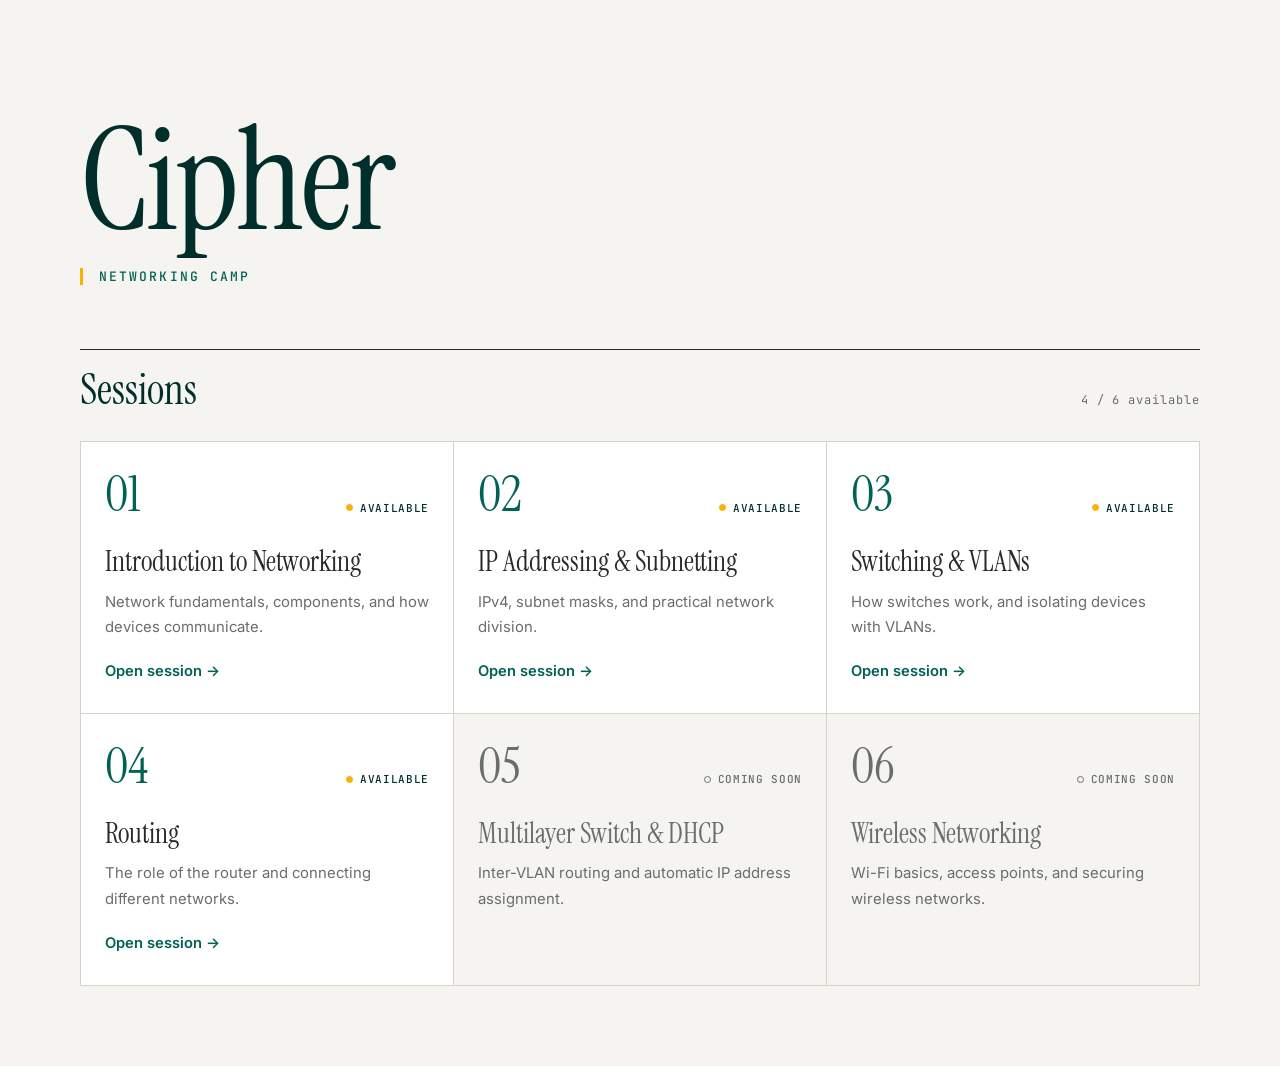
<file: index.html>
<!doctype html>
<html lang="en" dir="ltr">
<head>
<meta charset="utf-8">
<meta name="viewport" content="width=device-width, initial-scale=1">
<title>Cipher — Networking Camp</title>
<meta name="description" content="Cipher Team Networking Camp: session presentations from networking basics to wireless.">
<link rel="preconnect" href="https://fonts.googleapis.com">
<link rel="preconnect" href="https://fonts.gstatic.com" crossorigin>
<link href="https://fonts.googleapis.com/css2?family=Inter:wght@400;500;600&family=Instrument+Serif&family=JetBrains+Mono:wght@400;500&display=swap" rel="stylesheet">
<link rel="stylesheet" href="src/styles.css">
</head>
<body>
<a class="skip" href="#sessions">Skip to sessions</a>
<main class="wrap">
  <header class="masthead">
    <h1>Cipher</h1>
    <p class="subtitle">Networking Camp</p>
  </header>

  <section id="sessions" class="sessions" aria-labelledby="sessions-h">
    <div class="sec-head">
      <h2 id="sessions-h">Sessions</h2>
      <span class="count" id="count"></span>
    </div>
    <ol id="session-grid" class="grid"></ol>
    <noscript><p>Please enable JavaScript to view the sessions.</p></noscript>
  </section>
</main>
<script src="src/data/sessions.js"></script>
<script src="src/main.js"></script>
</body>
</html>
</file>
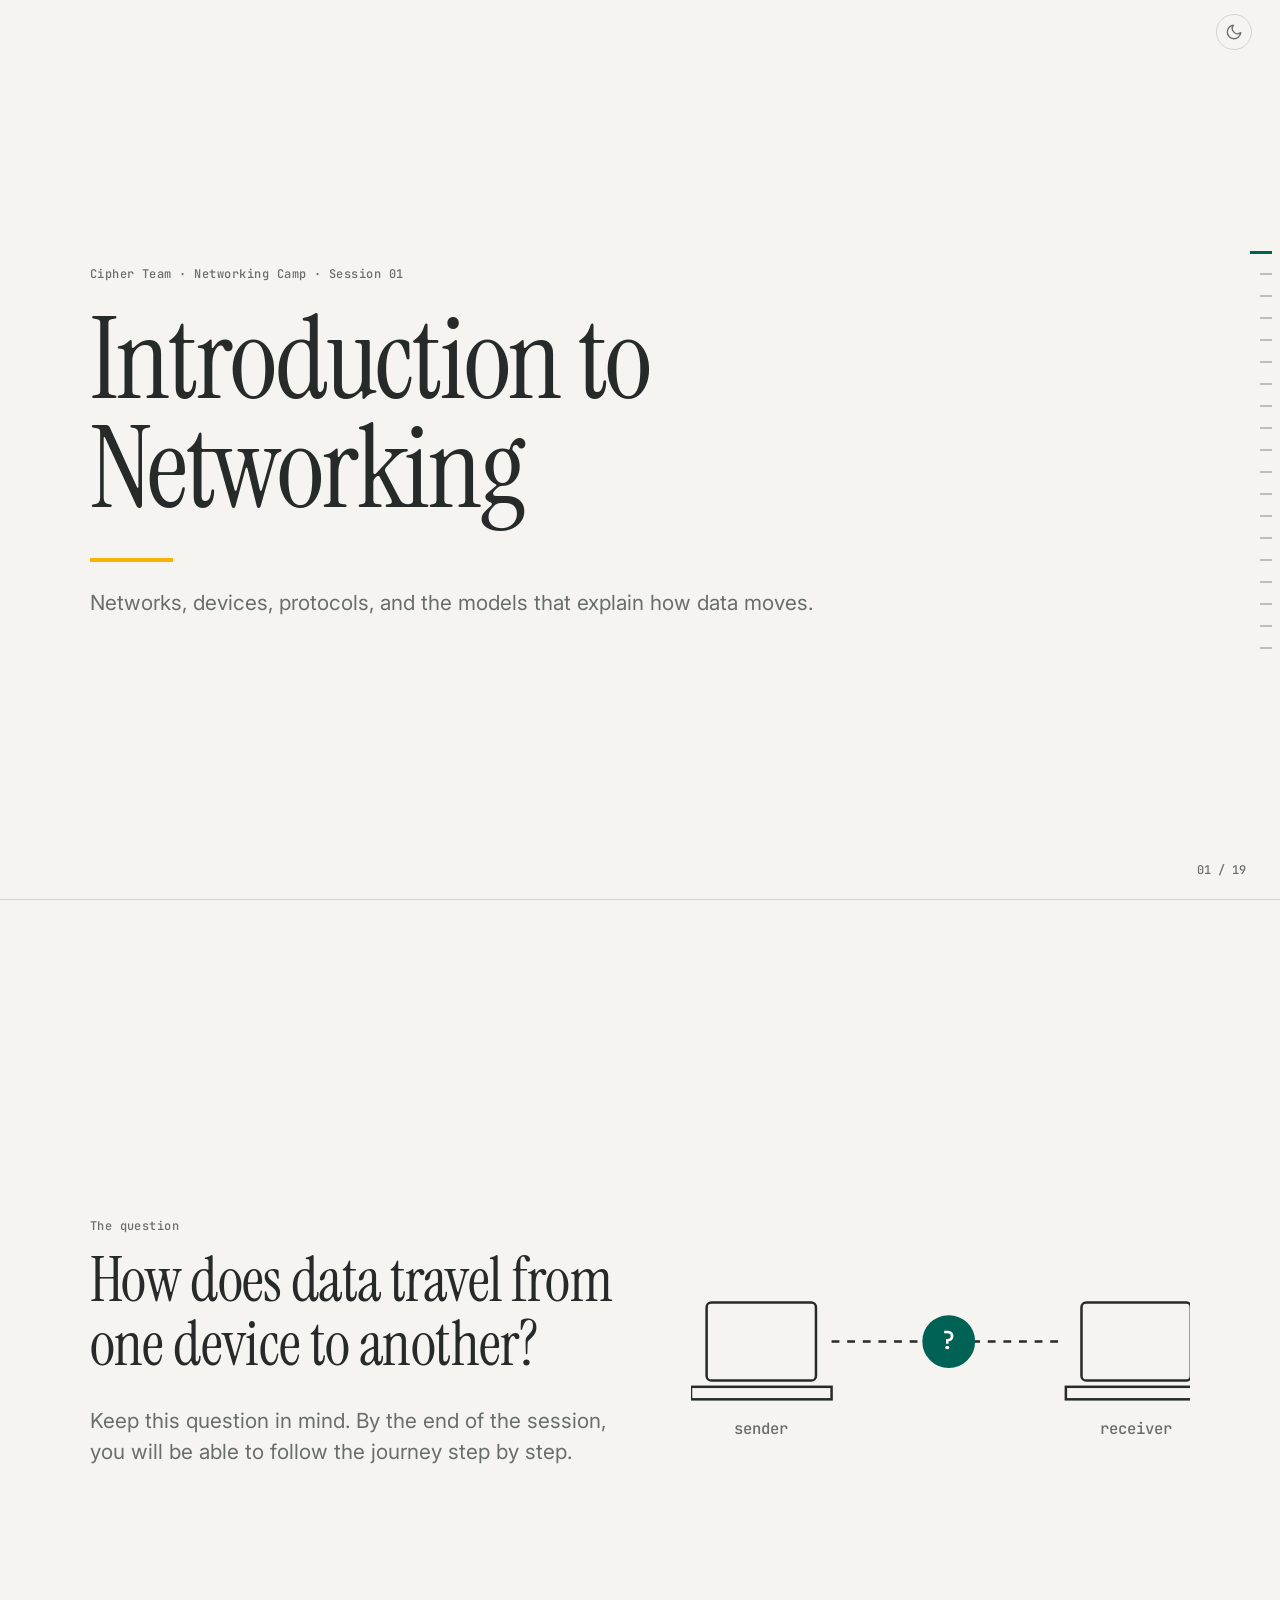
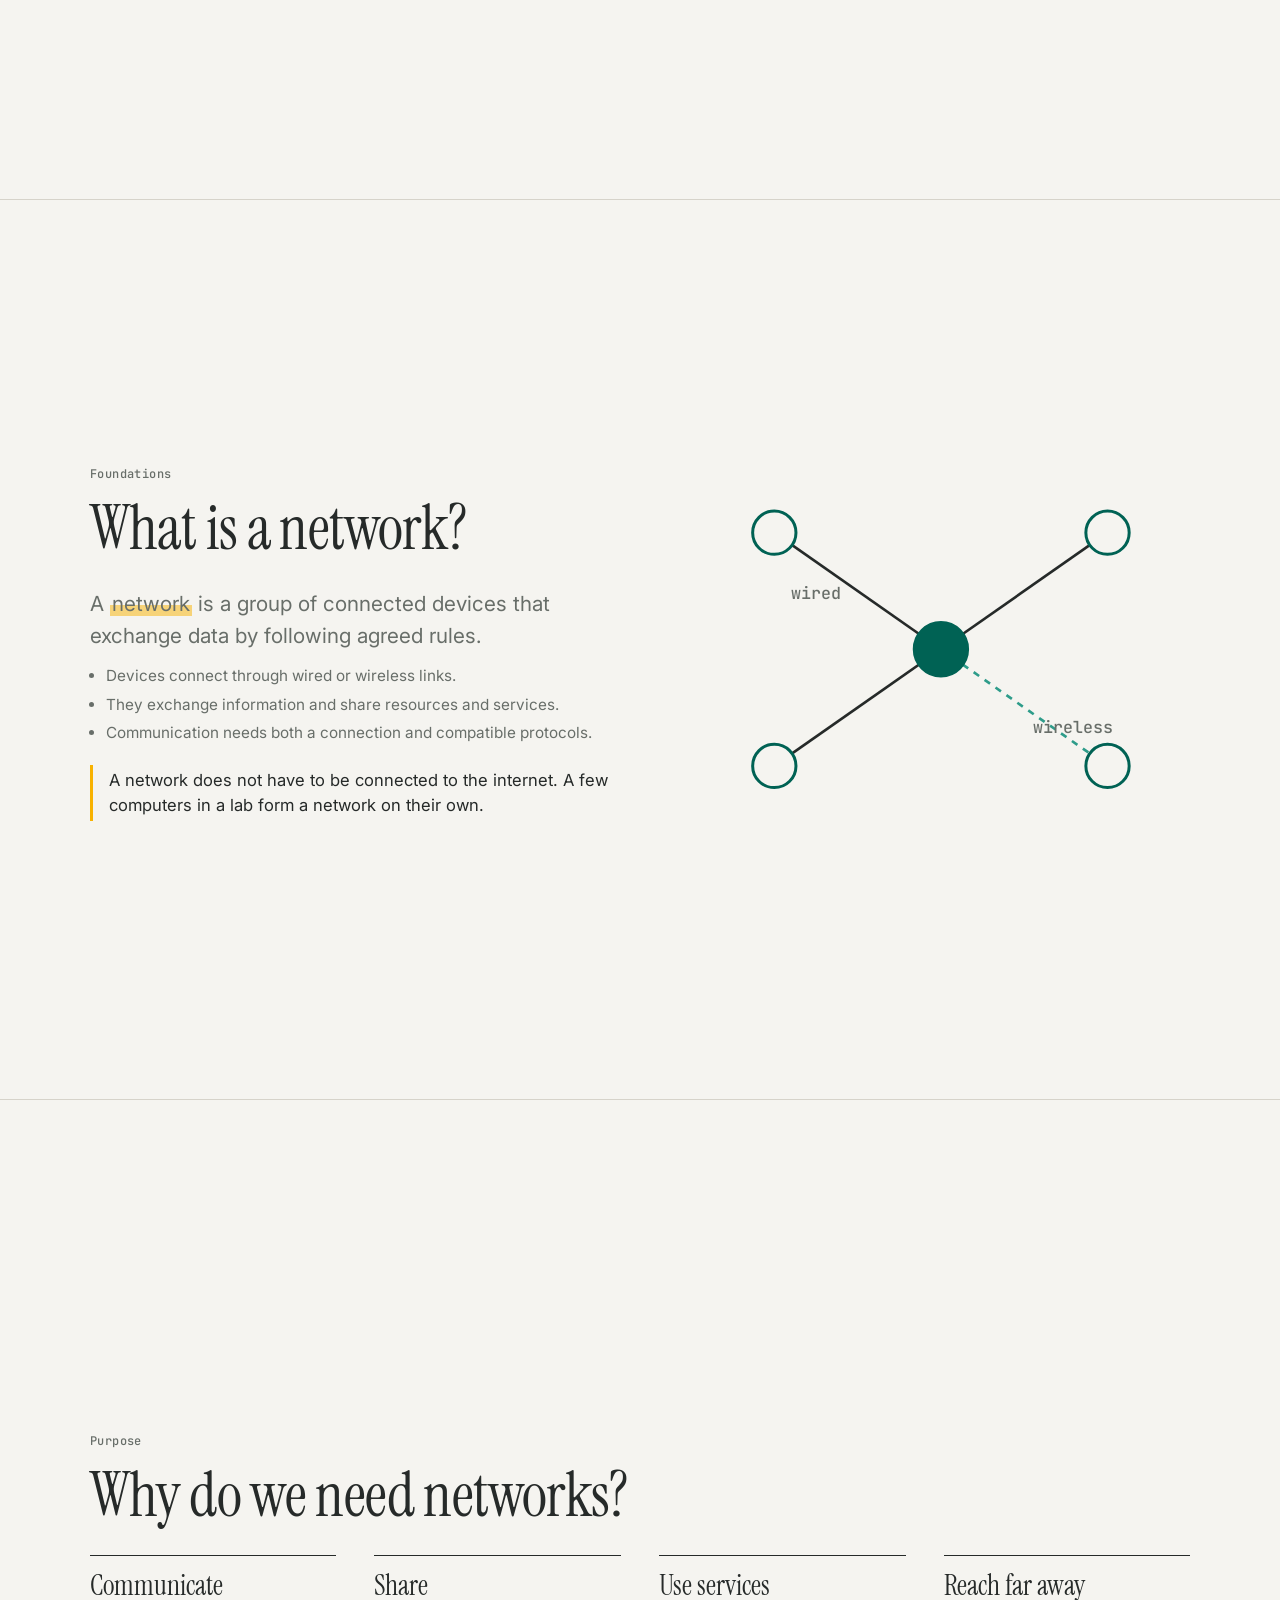
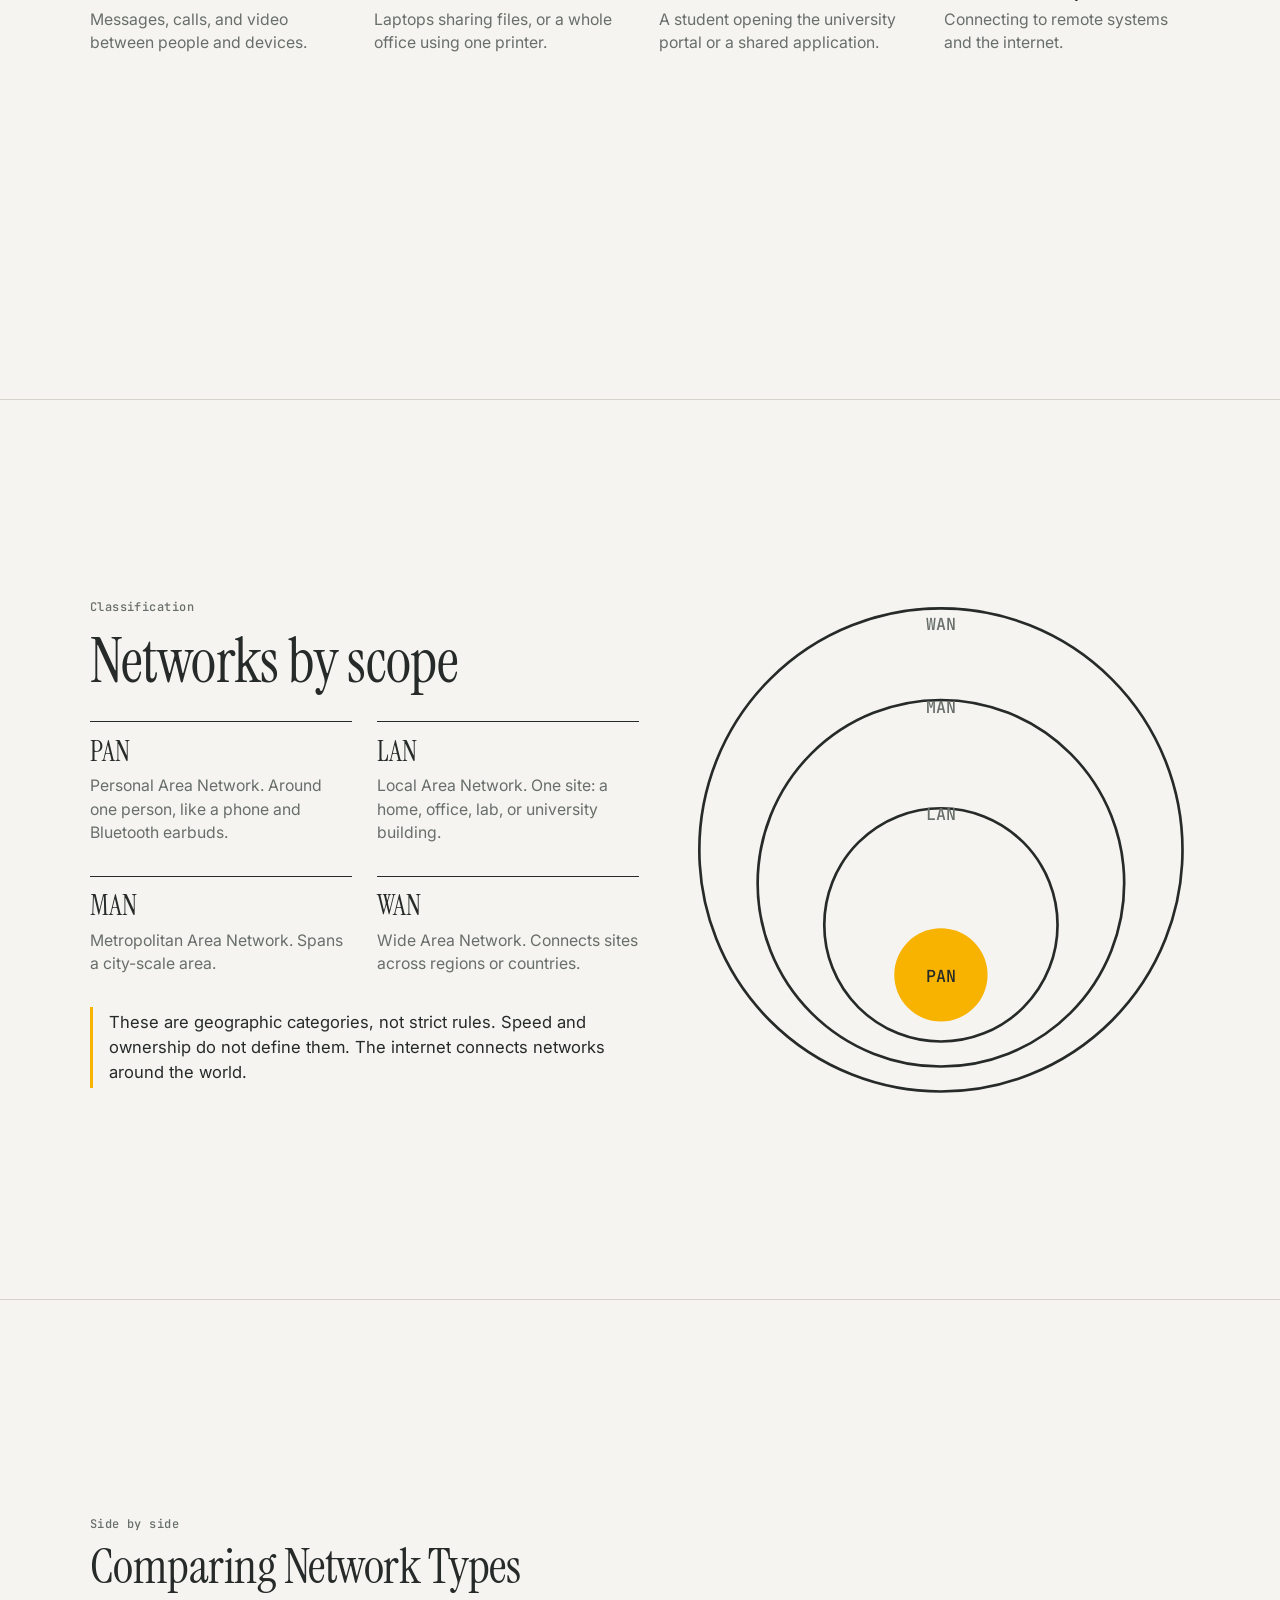
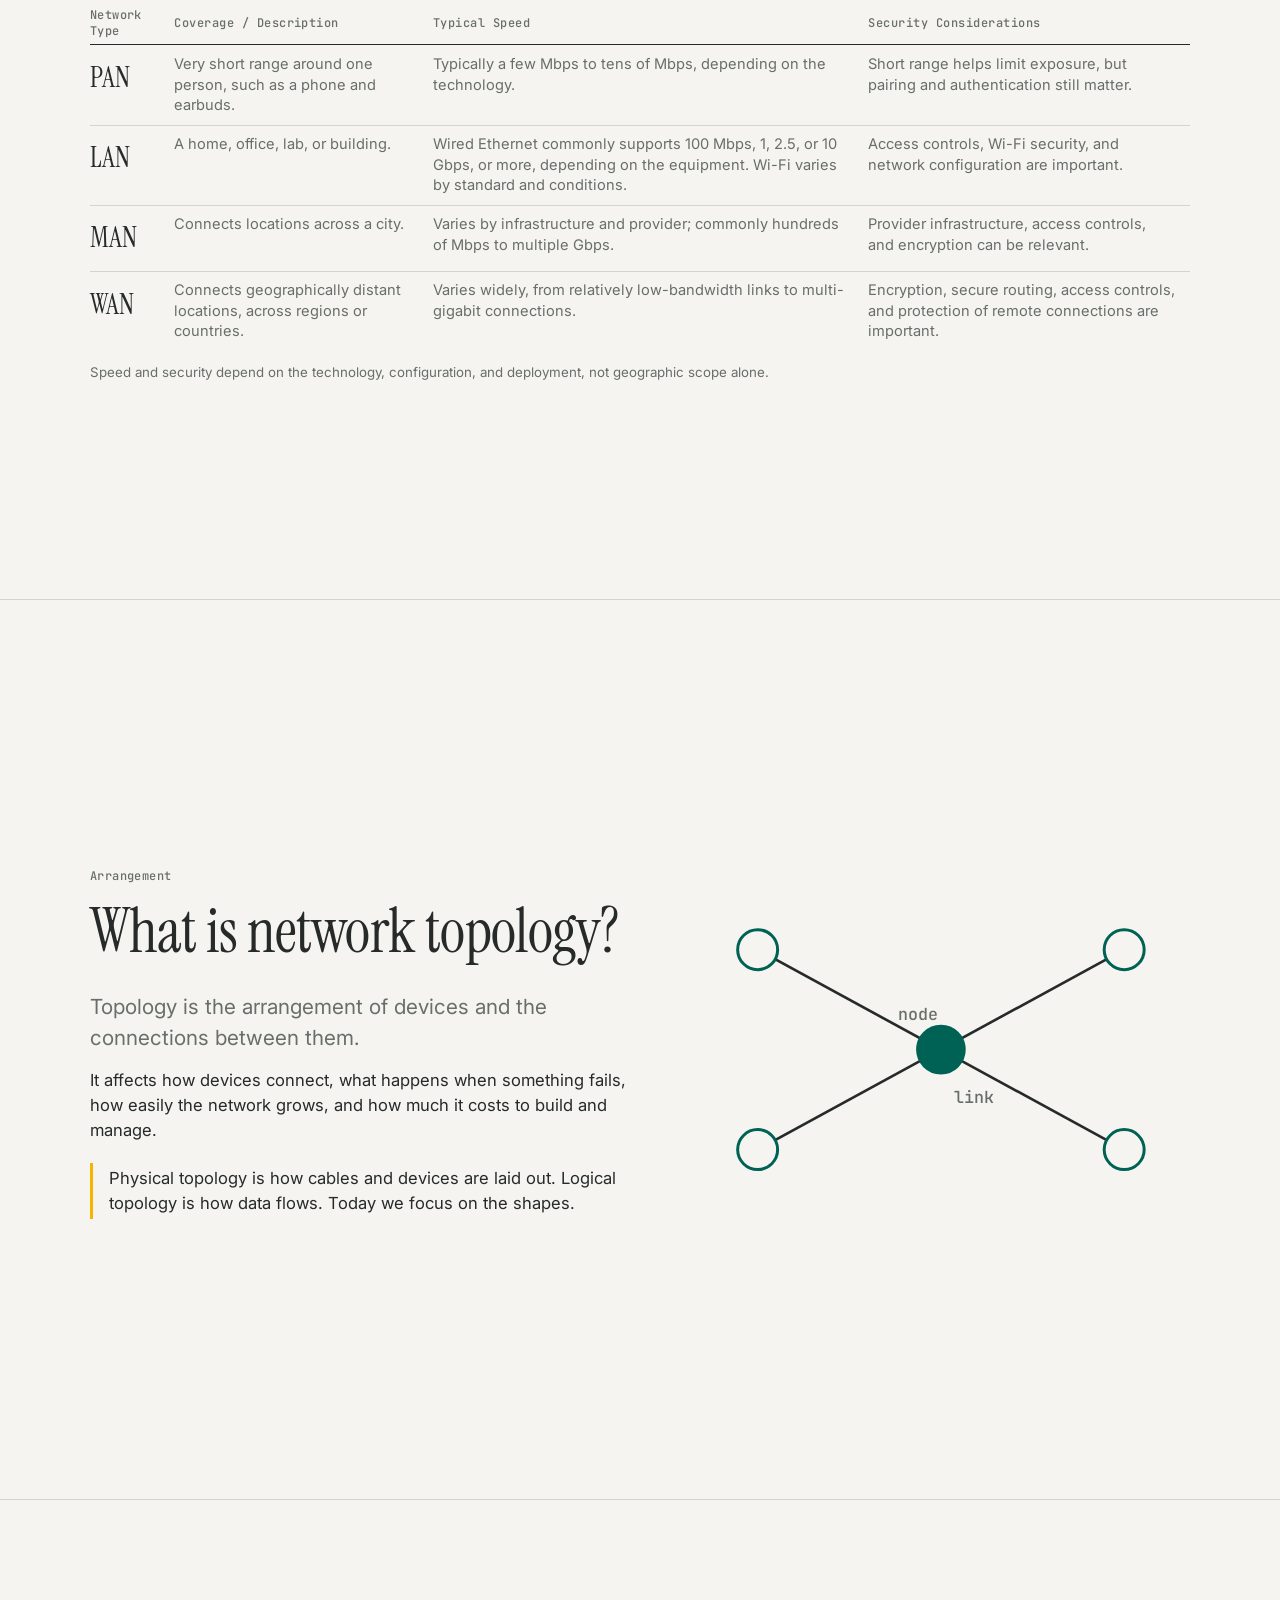
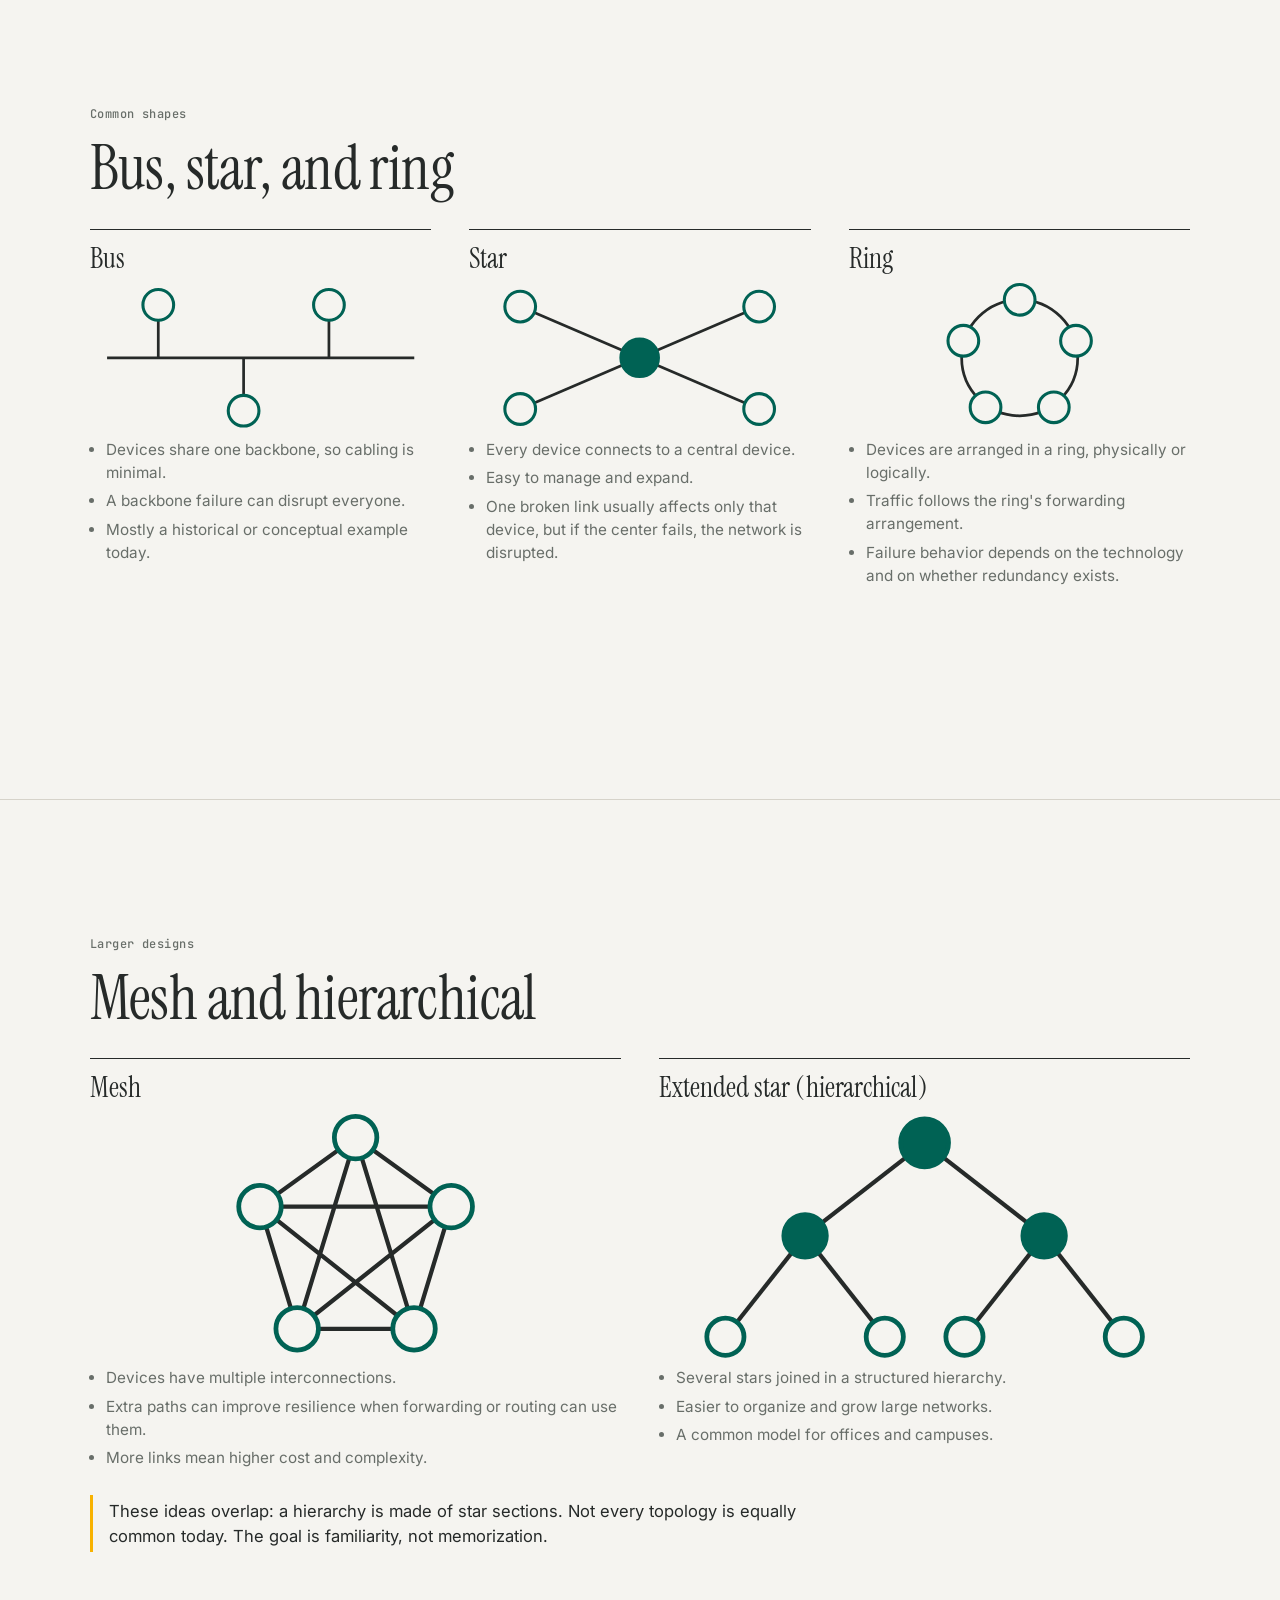
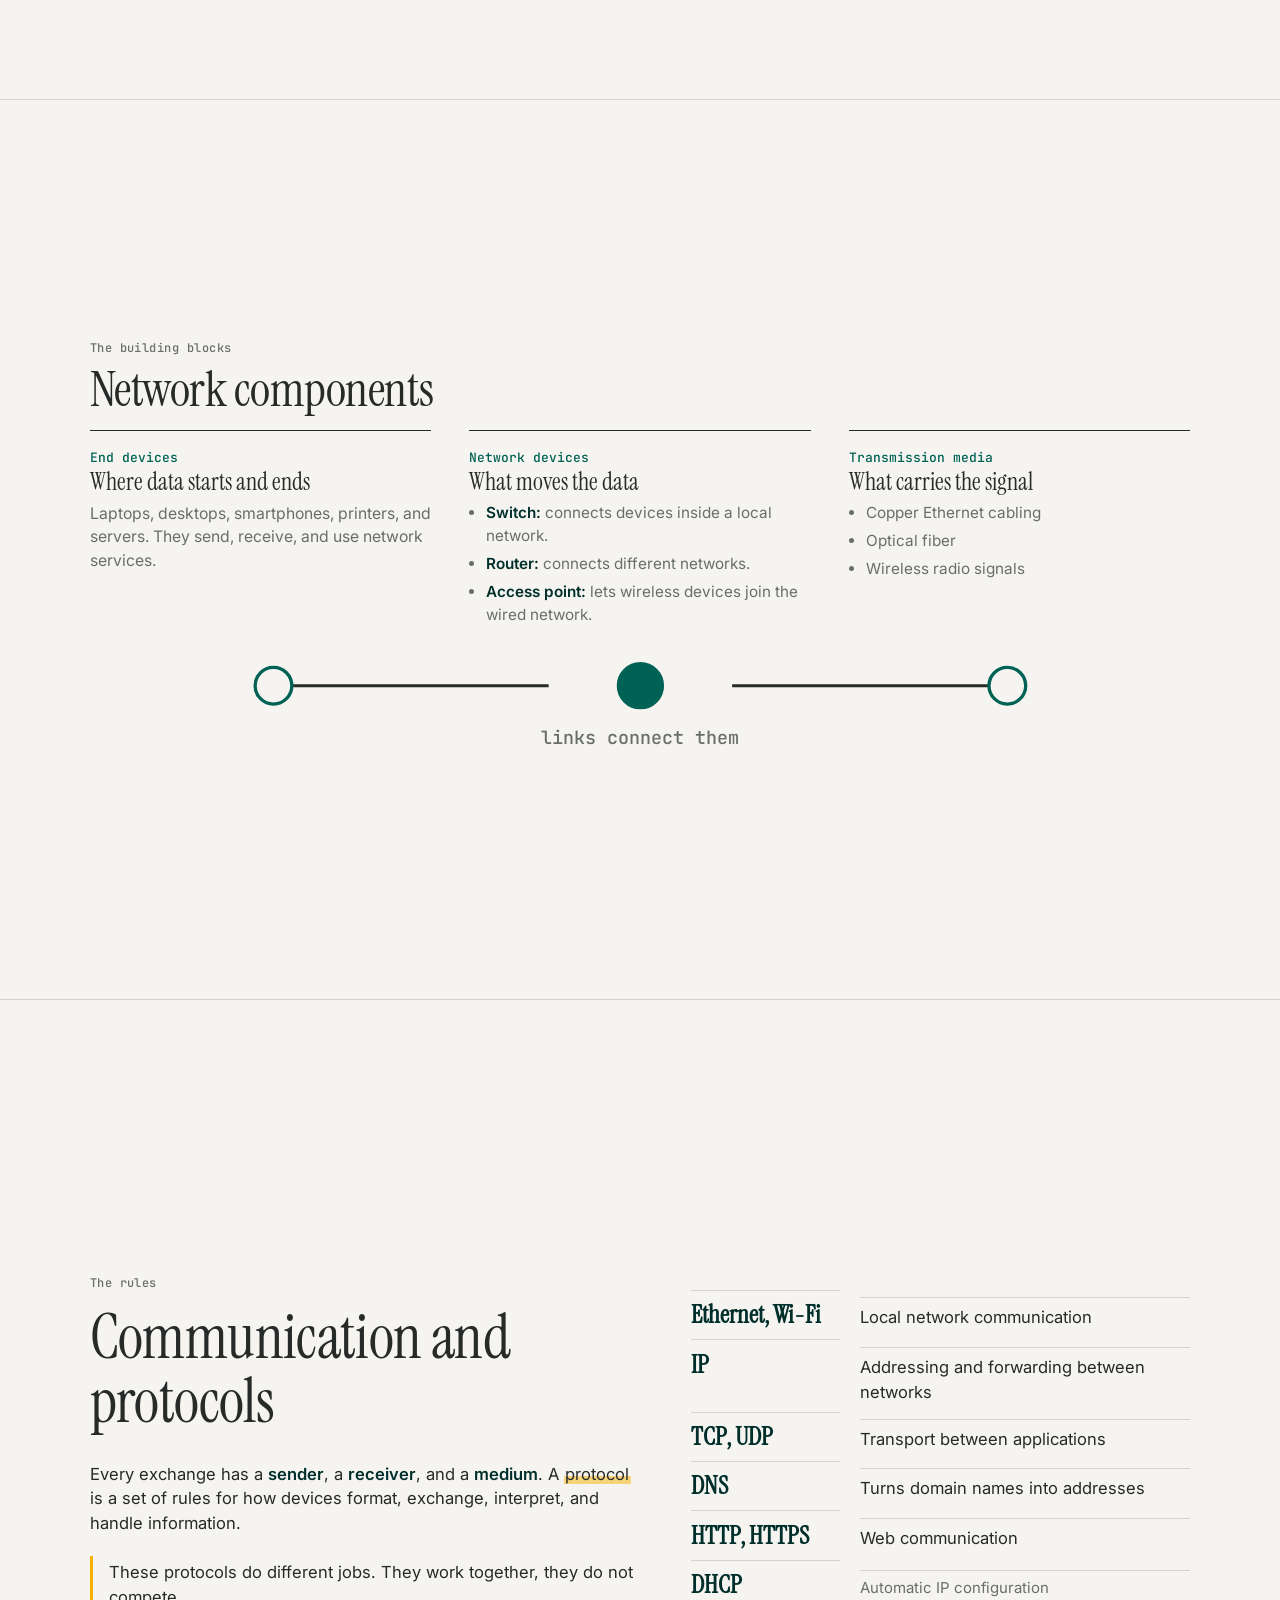
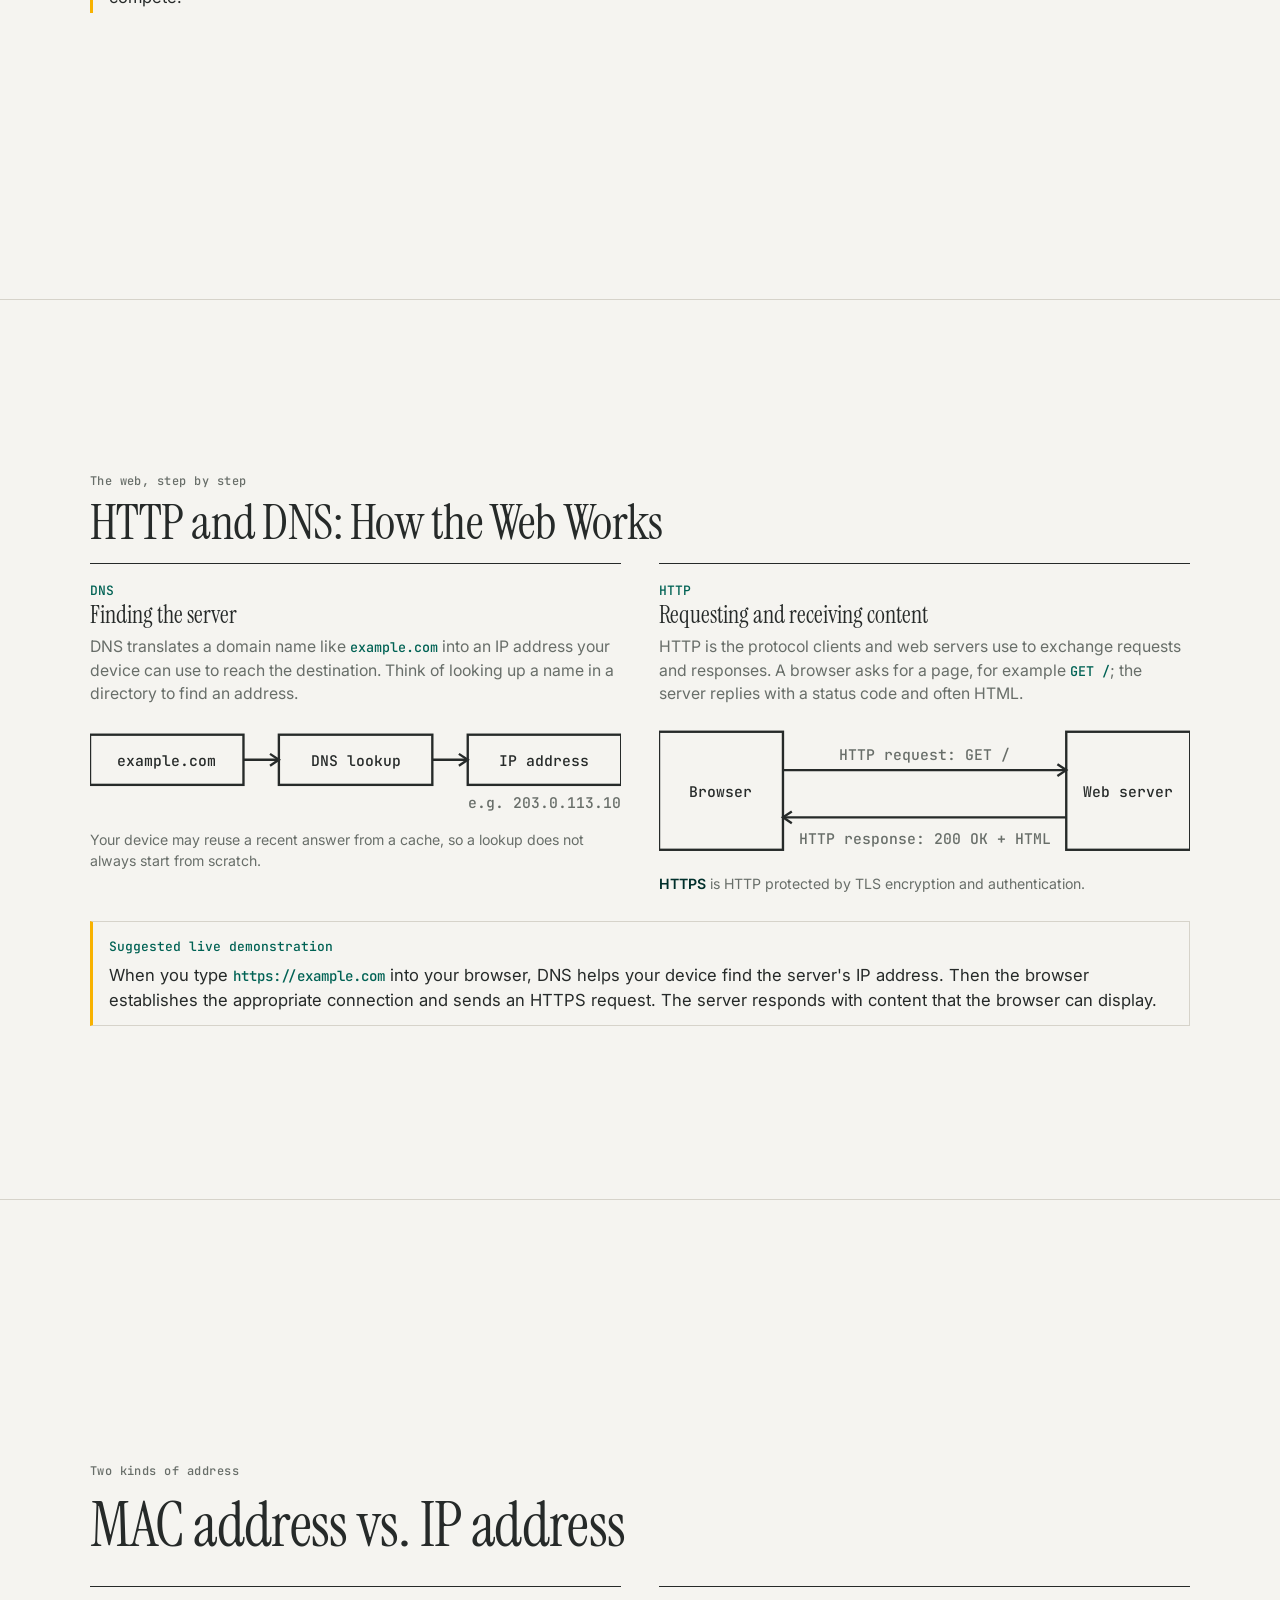
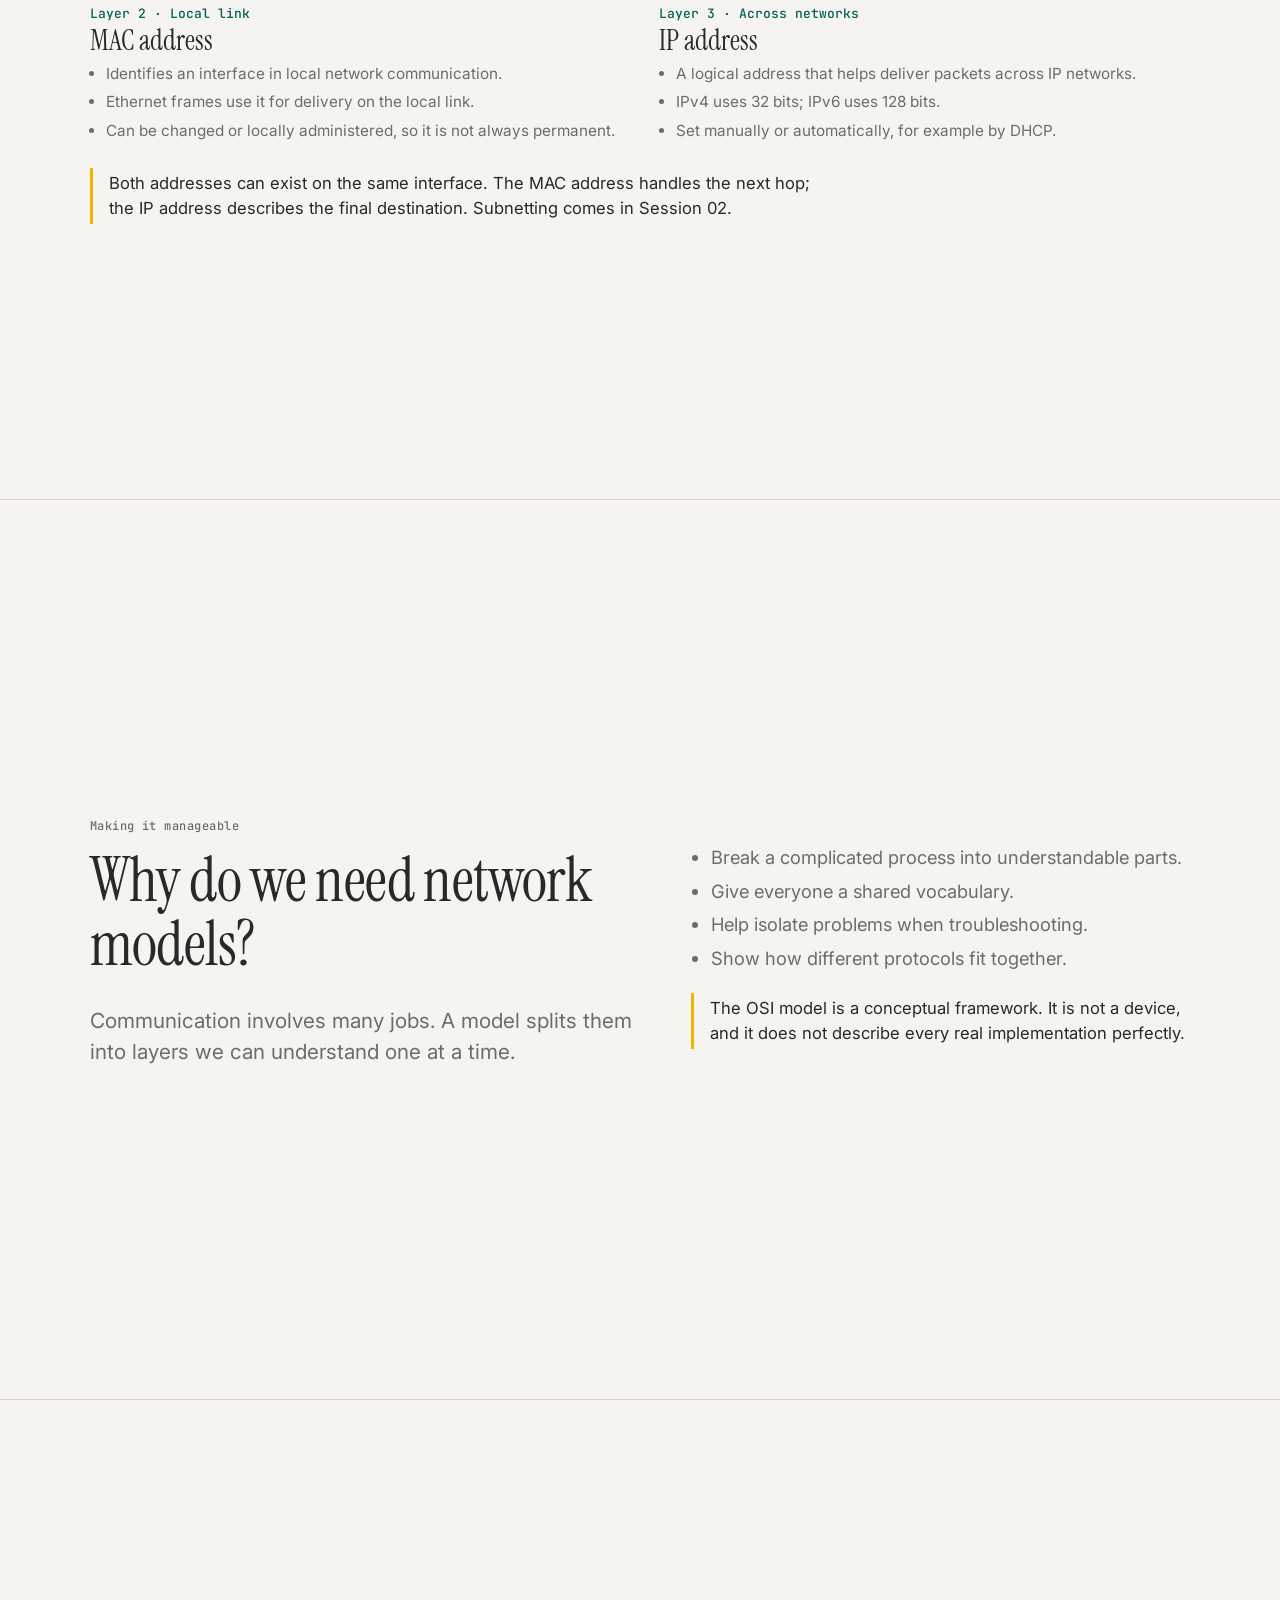
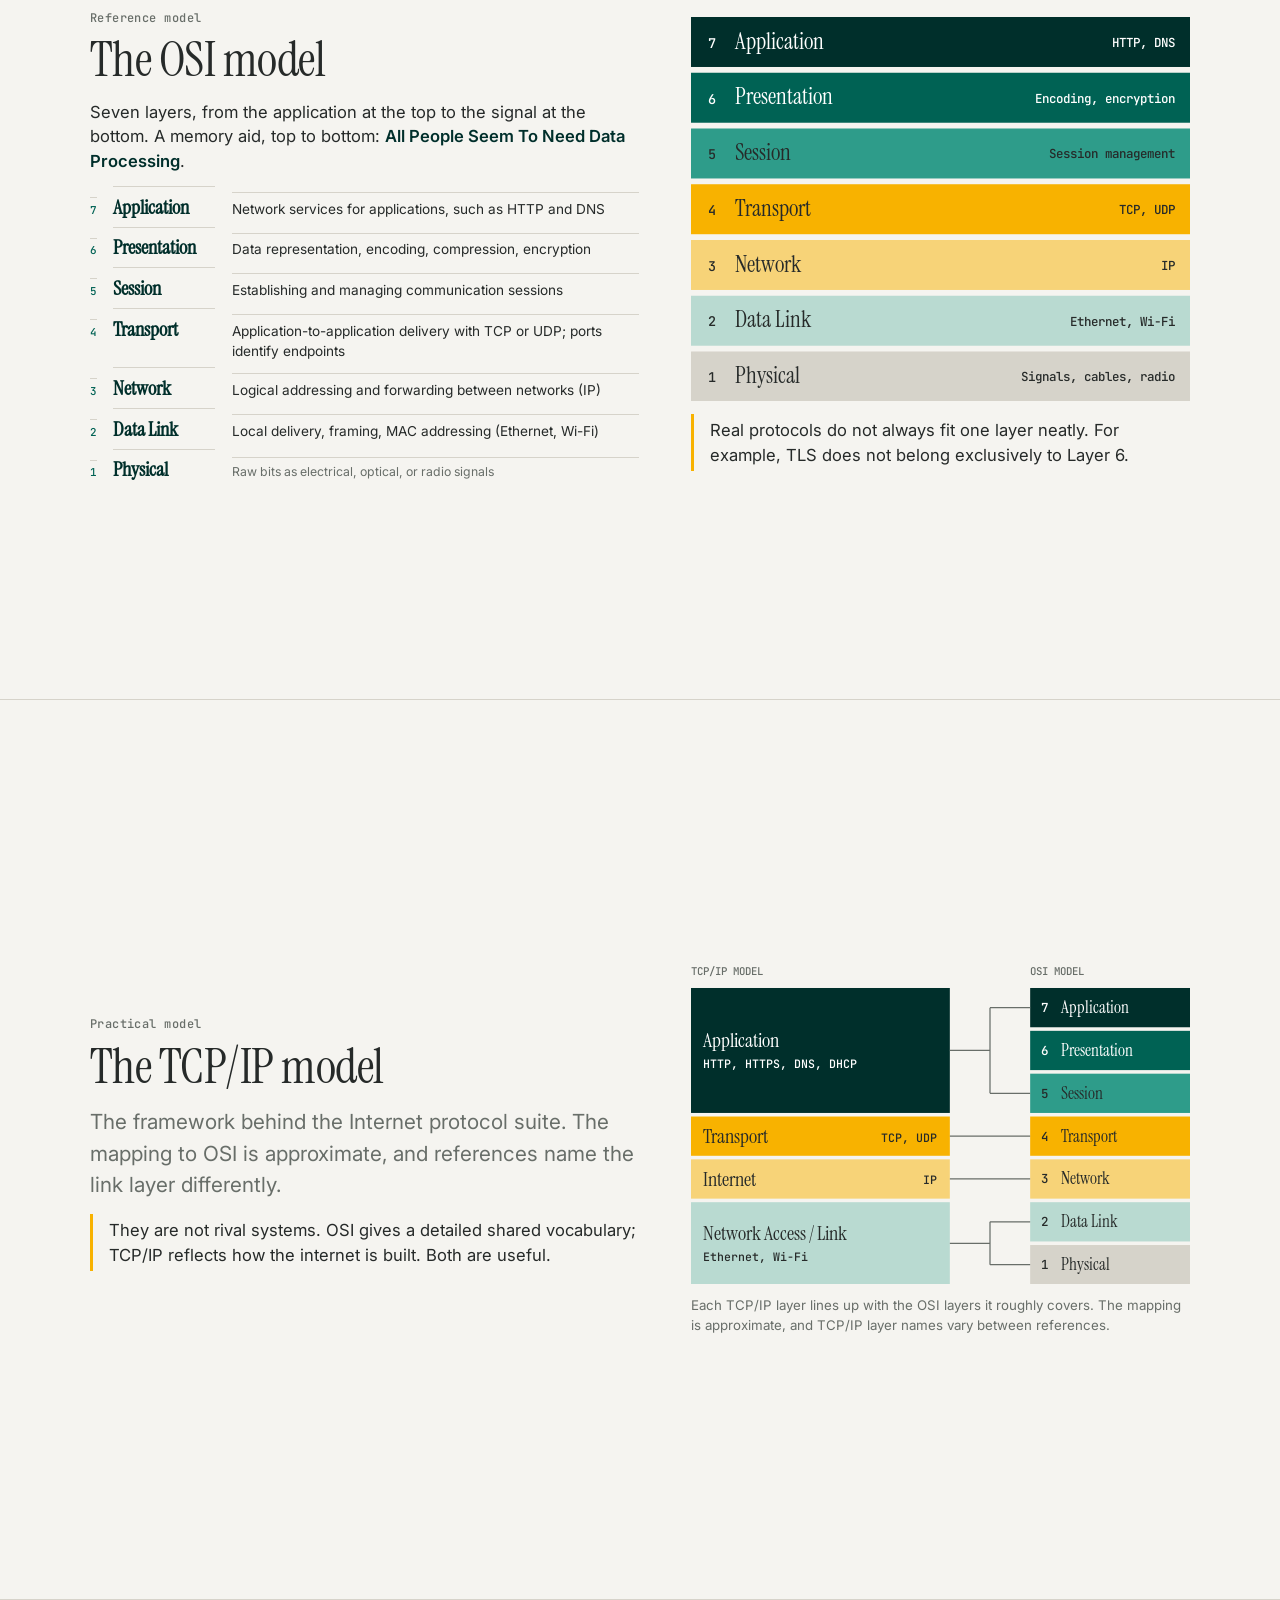
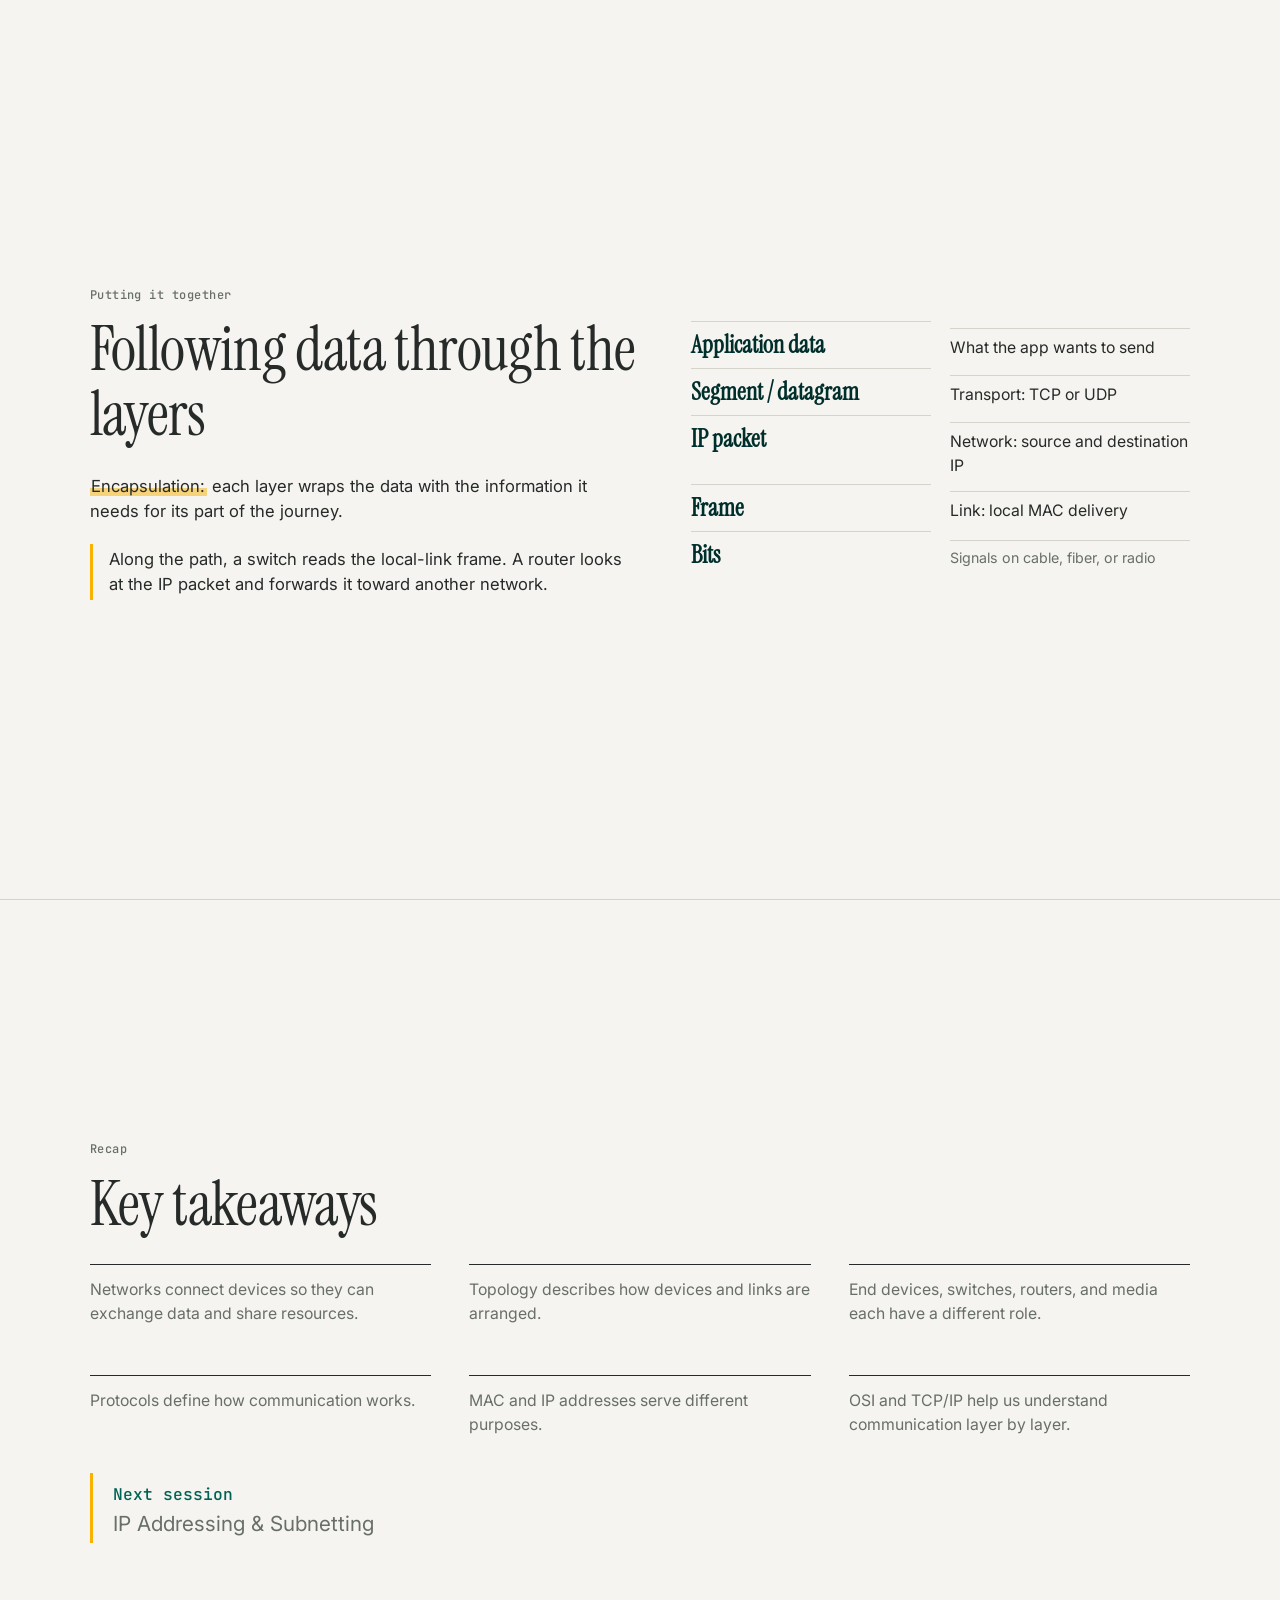
<file: sessions/session-01.html>
<!DOCTYPE html>
<html lang="en" dir="ltr">
<head>
<meta charset="utf-8">
<meta name="viewport" content="width=device-width, initial-scale=1">
<script>(function(){var t=null;try{var v=localStorage.getItem('cipher-networking-theme');if(v==='light'||v==='dark')t=v}catch(e){}if(!t){try{t=matchMedia('(prefers-color-scheme: dark)').matches?'dark':'light'}catch(e){t='light'}}document.documentElement.setAttribute('data-theme',t)})();</script>
<title>Session 01 · Introduction to Networking · Cipher Team</title>
<link rel="preconnect" href="https://fonts.googleapis.com">
<link rel="preconnect" href="https://fonts.gstatic.com" crossorigin>
<link href="https://fonts.googleapis.com/css2?family=Instrument+Serif:ital@0;1&family=Inter:wght@400;500;600&family=JetBrains+Mono:wght@400;500&display=swap" rel="stylesheet">
<style>
:root{--bg:#F5F4F0;--ink:#262A29;--mute:#686E69;--line:#D6D3CA;--dark-green:#002F2B;--green:#006254;--green-light:#2E9C8A;--yellow:#F8B200;
--serif:'Instrument Serif',Georgia,'Times New Roman',serif;--sans:Inter,system-ui,-apple-system,'Segoe UI',Arial,sans-serif;--mono:'JetBrains Mono',ui-monospace,Menlo,Consolas,monospace;
color-scheme:light;--strong:#002F2B;--ph:rgba(0,98,84,.04);--sph:rgba(248,178,0,.12);--hl:rgba(248,178,0,.5);--shadow:rgba(38,42,41,.12);--on-green:#fff;--on-yellow:#262A29;
--l7:#002F2B;--l6:#006254;--l5:#2E9C8A;--l4:#F8B200;--l3:#F7D378;--l2:#B9DAD1;--l1:#D6D3CA;
--k7:#fff;--k6:#fff;--k5:#262A29;--k4:#262A29;--k3:#262A29;--k2:#262A29;--k1:#262A29}
html[data-theme="dark"]{color-scheme:dark;--bg:#171B1A;--ink:#E7E8E2;--mute:#A3AAA3;--line:#353D39;--green:#48A994;--green-light:#71C4B0;--yellow:#F8B200;
--strong:#9ADBC9;--ph:#1C2120;--sph:rgba(248,178,0,.1);--hl:rgba(248,178,0,.3);--shadow:rgba(0,0,0,.45);--on-green:#101413;--on-yellow:#262A29;
--l7:#0F4F46;--l6:#1E7A69;--l5:#48A994;--l4:#F8B200;--l3:#B88A1E;--l2:#2C5A52;--l1:#353D39;
--k7:#fff;--k6:#fff;--k5:#101413;--k4:#101413;--k3:#101413;--k2:#E7E8E2;--k1:#E7E8E2}
*{box-sizing:border-box}
html{scroll-snap-type:y proximity;scroll-behavior:smooth}
body{margin:0;background:var(--bg);color:var(--ink);font:400 clamp(15px,1.3vw,20px)/1.5 var(--sans)}
.s{min-height:100vh;min-height:100svh;scroll-snap-align:start;display:flex;align-items:center;padding:7vh 7vw;border-bottom:1px solid var(--line)}
.in{width:100%;max-width:1200px;margin:0 auto}
h1,h2,h3{font-family:var(--serif);font-weight:400;margin:0}
h2{font-size:clamp(2.2rem,4.8vw,4.2rem);line-height:1.05;margin-bottom:.45em;letter-spacing:-.01em;max-width:18em}
h3{font-size:1.7em;line-height:1.1;margin-bottom:.25em}
p{margin:0 0 .7em;max-width:38em}
.m{font:500 .72em var(--mono);color:var(--mute);letter-spacing:.04em;margin-bottom:1.2em;display:block}
.lead{font-size:1.25em;color:var(--mute)}
.hl{background:linear-gradient(transparent 58%,var(--hl) 0);padding:0 .1em}
b{font-weight:600;color:var(--strong)}
.g{display:grid;gap:3vw;grid-template-columns:repeat(auto-fit,minmax(230px,1fr));align-items:start}
.two{display:grid;gap:4vw;grid-template-columns:1.1fr 1fr;align-items:center}
@media(max-width:800px){.two{grid-template-columns:1fr}}
.c{border-top:1px solid var(--ink);padding-top:.8em}
.c p{color:var(--mute);font-size:.95em}
.c ul,.ul{margin:.3em 0 0;padding-left:1.1em;color:var(--mute);font-size:.92em}
.c li,.ul li{margin-bottom:.35em}
.t{font:500 .78em var(--mono);color:var(--green)}
.note{border-left:3px solid var(--yellow);padding:.2em 0 .2em 1em;margin-top:1.2em;max-width:44em}
svg{display:block;width:100%;height:auto}
.d line,.d path,.d rect,.d circle.r{stroke:var(--ink);stroke-width:1.6;fill:none}
.d circle{fill:var(--bg);stroke:var(--green);stroke-width:1.8}
.d circle.f{fill:var(--green)}
.d .w{stroke:var(--green-light);stroke-dasharray:4 4}
.d text{font:500 10px var(--mono);fill:var(--mute);stroke:none}
.d .y{fill:var(--yellow);stroke:none}
.st{display:grid;grid-template-columns:auto 11em 1fr;gap:0 1.2em;align-items:baseline}
.st>*{border-top:1px solid var(--line);padding:.42em 0}
.st .n{font:500 .8em var(--mono);color:var(--green)}
.st .h{font-family:var(--serif);font-size:1.5em;line-height:1.1}
.st span:last-child{color:var(--mute);font-size:.9em}
.mp{display:grid;grid-template-columns:1fr 1fr;gap:0 2em}
.mp>div{border-top:1px solid var(--line);padding:.7em 0}
.mp .a{font-family:var(--serif);font-size:1.5em}
.mp .l{color:var(--mute);font-size:.9em}
.cov h1{font-size:clamp(3.2rem,9vw,8rem);line-height:.95;letter-spacing:-.02em;margin:.2em 0 .3em}
.cov .rule{width:5em;height:4px;background:var(--yellow);margin:1.5em 0}
.end{text-align:center}.end h1{font-size:clamp(3.5rem,11vw,10rem);line-height:1}.end .rule{margin:1.2em auto}
.chips{display:flex;flex-wrap:wrap;gap:.5em;margin:.6em 0 0}.chips span{border:1px solid var(--line);padding:.15em .7em;font:500 .8em var(--mono)}
#bar{position:fixed;top:0;left:0;height:3px;width:100%;background:var(--green);transform:scaleX(0);transform-origin:0 0;z-index:9}
#n{position:fixed;right:2.2vw;bottom:2.2vh;font:500 .75rem var(--mono);color:var(--mute);z-index:9;background:var(--bg);padding:.2em .5em}
.js .rv{opacity:0;transform:translateY(14px);transition:opacity .7s ease,transform .7s ease}
.js .on .rv{opacity:1;transform:none}
.rv:nth-child(2){transition-delay:.08s}.rv:nth-child(3){transition-delay:.16s}.rv:nth-child(4){transition-delay:.24s}
:focus-visible{outline:2px solid var(--green);outline-offset:3px}
@media(prefers-reduced-motion:reduce){html{scroll-behavior:auto}.js .rv{opacity:1;transform:none;transition:none}}
code{font:500 .85em var(--mono);color:var(--green)}
.cp{padding:5vh 7vw}
.cp h2{font-size:clamp(1.9rem,3.8vw,3.2rem);margin-bottom:.3em}
.cp .m{margin-bottom:.7em}
.cp h3{font-size:1.45em}
.cp .note{margin-top:.8em}
.cmp{width:100%;border-collapse:collapse;text-align:left}
.cmp th{font:500 .72em var(--mono);color:var(--mute);letter-spacing:.04em;padding:0 1em .5em 0;border-bottom:1px solid var(--ink);font-weight:500}
.cmp td{vertical-align:top;border-top:1px solid var(--line);padding:.6em 1em .6em 0;color:var(--mute);font-size:.88em;line-height:1.4}
.cmp tbody tr:first-child td{border-top:0}
.cmp td:first-child{font:400 1.7em/1.1 var(--serif);color:var(--ink)}
.cmp-note{font-size:.8em;color:var(--mute);margin:.9em 0 0;max-width:none}
.nc .d{margin-top:1em;max-height:14vh}
.demo{margin-top:1em;border:1px solid var(--line);border-left:3px solid var(--yellow);padding:.7em 1em;max-width:none}
.demo p{margin:.3em 0 0;max-width:none}
@media(max-width:800px){
.cmp,.cmp tbody,.cmp tr,.cmp td{display:block}
.cmp thead{position:absolute;width:1px;height:1px;overflow:hidden;clip:rect(0 0 0 0);white-space:nowrap}
.cmp tr{border-top:1px solid var(--ink);padding:.6em 0 .4em}
.cmp td,.cmp tbody tr:first-child td{border:0;padding:.2em 0}
.cmp td:first-child{font-size:1.9em}
.cmp td[data-label]::before{content:attr(data-label);display:block;font:500 .78em var(--mono);color:var(--green)}
}
.fig{position:relative;margin:0;width:100%;aspect-ratio:4/3;max-height:62vh}
.fig img{display:block;width:100%;height:100%;object-fit:contain;visibility:hidden}
.fig.ok img{visibility:visible}
.fig .ph{position:absolute;inset:0;display:flex;flex-direction:column;align-items:center;justify-content:center;gap:.5em;padding:1em;text-align:center;border:1.5px dashed var(--line);background:var(--ph)}
.fig.ok .ph{display:none}
.fig .ph .pt{font:400 1.5em/1.1 var(--serif);color:var(--ink)}
.fig .ph .pp{font:500 .72em var(--mono);color:var(--green)}
.fig .bars{display:flex;flex-direction:column;gap:.35em;width:55%;margin-bottom:.4em}
.fig .bars i{display:block;height:.55em;border:1px solid var(--green-light);background:var(--bg)}
.fig .bars i:first-child{background:var(--yellow);border-color:var(--yellow)}
.qa{display:grid;grid-template-columns:1fr 38%;gap:4vw;align-items:center;text-align:left}
.end .qa h1{font-size:clamp(3rem,8vw,8rem)}
.end .qa .rule{margin:1.2em 0}
.sticker{aspect-ratio:1/1;max-height:68vh;transform:rotate(-4deg);margin:0 auto}
.sticker img{filter:drop-shadow(0 6px 0 var(--shadow))}
.sticker .ph{border-radius:50%;border:3px dashed var(--yellow);background:var(--sph)}
.sticker .ph .q{font:400 clamp(5rem,12vw,10rem)/1 var(--serif);color:var(--yellow)}
@media(max-width:800px){.qa{grid-template-columns:1fr;justify-items:center;text-align:center;gap:6vh}.end .qa .rule{margin:1.2em auto}.sticker{width:min(70vw,320px)}}
.dg text{stroke:none;fill:var(--ink)}
.dg .nm{font:400 24px var(--serif)}.dg .ns{font:400 19px var(--serif)}
.dg .xo,.dg .pr{font:500 13px var(--mono)}
.dg .num{font:500 14px var(--mono)}
.dg .hd{font:500 12px var(--mono);fill:var(--mute)}
.dg rect{stroke:none}
.dg .l7{fill:var(--l7)}.dg .l6{fill:var(--l6)}.dg .l5{fill:var(--l5)}.dg .l4{fill:var(--l4)}.dg .l3{fill:var(--l3)}.dg .l2{fill:var(--l2)}.dg .l1{fill:var(--l1)}
.dg .k7{fill:var(--k7)}.dg .k6{fill:var(--k6)}.dg .k5{fill:var(--k5)}.dg .k4{fill:var(--k4)}.dg .k3{fill:var(--k3)}.dg .k2{fill:var(--k2)}.dg .k1{fill:var(--k1)}
.dg .cn{stroke:var(--mute);stroke-width:1.4;fill:none}
@media(max-width:600px){.dg .xo{display:none}}
#tg{position:fixed;top:14px;right:max(14px,2.2vw);width:36px;height:36px;padding:0;border-radius:50%;border:1px solid var(--line);background:var(--bg);color:var(--mute);display:flex;align-items:center;justify-content:center;cursor:pointer;z-index:10}
#tg:hover{color:var(--ink);border-color:var(--mute)}
#tg svg{width:18px;height:18px;fill:none;stroke:currentColor;stroke-width:1.8;stroke-linecap:round;stroke-linejoin:round}
html[data-theme="dark"] #tg .moon,html:not([data-theme="dark"]) #tg .sun{display:none}
#nv{position:fixed;right:max(4px,.6vw);top:50%;transform:translateY(-50%);z-index:9;display:flex;flex-direction:column;align-items:flex-end}
#nv button{appearance:none;border:0;background:none;padding:0;margin:0;position:relative;display:flex;align-items:center;justify-content:flex-end;width:34px;height:22px;height:clamp(8px,calc((100vh - 100px)/var(--nc,19)),22px);height:clamp(8px,calc((100svh - 100px)/var(--nc,19)),22px);cursor:pointer;color:var(--ink)}
#nv .bar{display:block;width:12px;height:2px;background:var(--mute);opacity:.4;transition:width .2s,opacity .2s,background .2s}
#nv button:hover .bar,#nv button:focus-visible .bar{width:20px;opacity:.9}
#nv button[aria-current="true"] .bar{width:22px;height:3px;background:var(--green);opacity:1}
#nv button:focus-visible{outline:2px solid var(--green);outline-offset:-2px}
#nv .tip{position:absolute;right:calc(100% + 2px);top:50%;transform:translateY(-50%);white-space:nowrap;max-width:min(20em,60vw);overflow:hidden;text-overflow:ellipsis;font:500 .68rem/1.4 var(--mono);color:var(--ink);background:var(--bg);border:1px solid var(--line);padding:.25em .6em;opacity:0;pointer-events:none;transition:opacity .15s}
#nv button:hover .tip,#nv button:focus-visible .tip{opacity:1}
@media(max-width:700px){#nv button{width:26px}#nv .bar{width:8px}#nv button:hover .bar,#nv button:focus-visible .bar{width:14px}#nv button[aria-current="true"] .bar{width:16px}#tg{width:34px;height:34px}}
@media(prefers-reduced-motion:reduce){#nv .bar,#nv .tip{transition:none}}
@media(max-width:700px){.st{grid-template-columns:auto 1fr}.st span:last-child{grid-column:1/-1}.mp{grid-template-columns:1fr}}
</style>
</head>
<body>
<div id="bar" role="progressbar" aria-label="Presentation progress"></div>
<button id="tg" type="button" aria-label="Switch to dark theme" title="Switch to dark theme"><svg class="moon" viewBox="0 0 24 24" aria-hidden="true"><path d="M21 12.8A9 9 0 1 1 11.2 3a7 7 0 0 0 9.8 9.8z"/></svg><svg class="sun" viewBox="0 0 24 24" aria-hidden="true"><circle cx="12" cy="12" r="4"/><path d="M12 2v2M12 20v2M4.9 4.9l1.4 1.4M17.7 17.7l1.4 1.4M2 12h2M20 12h2M4.9 19.1l1.4-1.4M17.7 6.3l1.4-1.4"/></svg></button>
<nav id="nv" aria-label="Slide navigation"></nav>
<div id="n" aria-live="polite">01 / 19</div>
<main>

<section class="s cov" aria-label="Cover"><div class="in">
<span class="m rv">Cipher Team · Networking Camp · Session 01</span>
<h1 class="rv">Introduction to<br>Networking</h1>
<div class="rule rv"></div>
<p class="lead rv">Networks, devices, protocols, and the models that explain how data moves.</p>
</div></section>

<section class="s"><div class="in two">
<div><span class="m rv">The question</span><h2 class="rv">How does data travel from one device to another?</h2><p class="lead rv">Keep this question in mind. By the end of the session, you will be able to follow the journey step by step.</p></div>
<svg class="d rv" viewBox="0 0 320 140" role="img" aria-label="Two devices connected by a link with a question mark"><rect x="10" y="40" width="70" height="50" rx="3"/><rect x="0" y="94" width="90" height="8"/><rect x="250" y="40" width="70" height="50" rx="3"/><rect x="240" y="94" width="90" height="8"/><line x1="90" y1="65" x2="240" y2="65" stroke-dasharray="5 5"/><circle class="f" cx="165" cy="65" r="16"/><text x="165" y="70" text-anchor="middle" style="fill:var(--on-green);font-size:16px">?</text><text x="45" y="124" text-anchor="middle">sender</text><text x="285" y="124" text-anchor="middle">receiver</text></svg>
</div></section>

<section class="s"><div class="in two">
<div><span class="m rv">Foundations</span><h2 class="rv">What is a network?</h2>
<p class="lead rv">A <span class="hl">network</span> is a group of connected devices that exchange data by following agreed rules.</p>
<ul class="ul rv"><li>Devices connect through wired or wireless links.</li><li>They exchange information and share resources and services.</li><li>Communication needs both a connection and compatible protocols.</li></ul>
<p class="note rv">A network does not have to be connected to the internet. A few computers in a lab form a network on their own.</p></div>
<svg class="d rv" viewBox="0 0 300 220" role="img" aria-label="Devices connected by wired and wireless links"><line x1="150" y1="110" x2="50" y2="40"/><line x1="150" y1="110" x2="250" y2="40"/><line x1="150" y1="110" x2="50" y2="180"/><line class="w" x1="150" y1="110" x2="250" y2="180"/><circle class="f" cx="150" cy="110" r="16"/><circle cx="50" cy="40" r="13"/><circle cx="250" cy="40" r="13"/><circle cx="50" cy="180" r="13"/><circle cx="250" cy="180" r="13"/><text x="60" y="80">wired</text><text x="205" y="160">wireless</text></svg>
</div></section>

<section class="s"><div class="in"><span class="m rv">Purpose</span><h2 class="rv">Why do we need networks?</h2>
<div class="g">
<div class="c rv"><h3>Communicate</h3><p>Messages, calls, and video between people and devices.</p></div>
<div class="c rv"><h3>Share</h3><p>Laptops sharing files, or a whole office using one printer.</p></div>
<div class="c rv"><h3>Use services</h3><p>A student opening the university portal or a shared application.</p></div>
<div class="c rv"><h3>Reach far away</h3><p>Connecting to remote systems and the internet.</p></div>
</div></div></section>

<section class="s"><div class="in two">
<div><span class="m rv">Classification</span><h2 class="rv">Networks by scope</h2>
<div class="g" style="grid-template-columns:1fr 1fr;gap:1.2em 2vw">
<div class="c rv"><h3>PAN</h3><p>Personal Area Network. Around one person, like a phone and Bluetooth earbuds.</p></div>
<div class="c rv"><h3>LAN</h3><p>Local Area Network. One site: a home, office, lab, or university building.</p></div>
<div class="c rv"><h3>MAN</h3><p>Metropolitan Area Network. Spans a city-scale area.</p></div>
<div class="c rv"><h3>WAN</h3><p>Wide Area Network. Connects sites across regions or countries.</p></div></div>
<p class="note rv">These are geographic categories, not strict rules. Speed and ownership do not define them. The internet connects networks around the world.</p></div>
<svg class="d rv" viewBox="0 0 300 300" role="img" aria-label="Nested circles from PAN to WAN"><circle class="r" cx="150" cy="150" r="145"/><circle class="r" cx="150" cy="170" r="110"/><circle class="r" cx="150" cy="195" r="70"/><circle class="y" cx="150" cy="225" r="28" style="fill:var(--yellow);stroke:none"/><text x="150" y="18" text-anchor="middle">WAN</text><text x="150" y="68" text-anchor="middle">MAN</text><text x="150" y="132" text-anchor="middle">LAN</text><text x="150" y="229" text-anchor="middle" style="fill:var(--on-yellow)">PAN</text></svg>
</div></section>

<section class="s cp" aria-label="Comparing network types"><div class="in"><span class="m rv">Side by side</span><h2 class="rv">Comparing Network Types</h2>
<div class="rv"><table class="cmp"><thead><tr><th scope="col">Network Type</th><th scope="col">Coverage / Description</th><th scope="col">Typical Speed</th><th scope="col">Security Considerations</th></tr></thead><tbody>
<tr><td data-label="Network Type">PAN</td><td data-label="Coverage / Description">Very short range around one person, such as a phone and earbuds.</td><td data-label="Typical Speed">Typically a few Mbps to tens of Mbps, depending on the technology.</td><td data-label="Security Considerations">Short range helps limit exposure, but pairing and authentication still matter.</td></tr>
<tr><td data-label="Network Type">LAN</td><td data-label="Coverage / Description">A home, office, lab, or building.</td><td data-label="Typical Speed">Wired Ethernet commonly supports 100 Mbps, 1, 2.5, or 10 Gbps, or more, depending on the equipment. Wi-Fi varies by standard and conditions.</td><td data-label="Security Considerations">Access controls, Wi-Fi security, and network configuration are important.</td></tr>
<tr><td data-label="Network Type">MAN</td><td data-label="Coverage / Description">Connects locations across a city.</td><td data-label="Typical Speed">Varies by infrastructure and provider; commonly hundreds of Mbps to multiple Gbps.</td><td data-label="Security Considerations">Provider infrastructure, access controls, and encryption can be relevant.</td></tr>
<tr><td data-label="Network Type">WAN</td><td data-label="Coverage / Description">Connects geographically distant locations, across regions or countries.</td><td data-label="Typical Speed">Varies widely, from relatively low-bandwidth links to multi-gigabit connections.</td><td data-label="Security Considerations">Encryption, secure routing, access controls, and protection of remote connections are important.</td></tr>
</tbody></table></div>
<p class="cmp-note rv">Speed and security depend on the technology, configuration, and deployment, not geographic scope alone.</p></div></section>

<section class="s"><div class="in two">
<div><span class="m rv">Arrangement</span><h2 class="rv">What is network topology?</h2>
<p class="lead rv">Topology is the arrangement of devices and the connections between them.</p>
<p class="rv">It affects how devices connect, what happens when something fails, how easily the network grows, and how much it costs to build and manage.</p>
<p class="note rv">Physical topology is how cables and devices are laid out. Logical topology is how data flows. Today we focus on the shapes.</p></div>
<svg class="d rv" viewBox="0 0 300 200" role="img" aria-label="Devices as nodes and links"><line x1="40" y1="40" x2="150" y2="100"/><line x1="40" y1="160" x2="150" y2="100"/><line x1="150" y1="100" x2="260" y2="40"/><line x1="150" y1="100" x2="260" y2="160"/><circle cx="40" cy="40" r="12"/><circle cx="40" cy="160" r="12"/><circle cx="260" cy="40" r="12"/><circle cx="260" cy="160" r="12"/><circle class="f" cx="150" cy="100" r="14"/><text x="158" y="132">link</text><text x="148" y="82" text-anchor="end">node</text></svg>
</div></section>

<section class="s"><div class="in"><span class="m rv">Common shapes</span><h2 class="rv">Bus, star, and ring</h2>
<div class="g">
<div class="c rv"><h3>Bus</h3>
<svg class="d" viewBox="0 0 200 90" aria-label="Bus topology"><line x1="10" y1="45" x2="190" y2="45"/><line x1="40" y1="45" x2="40" y2="20"/><line x1="90" y1="45" x2="90" y2="70"/><line x1="140" y1="45" x2="140" y2="20"/><circle cx="40" cy="14" r="9"/><circle cx="90" cy="76" r="9"/><circle cx="140" cy="14" r="9"/></svg>
<ul><li>Devices share one backbone, so cabling is minimal.</li><li>A backbone failure can disrupt everyone.</li><li>Mostly a historical or conceptual example today.</li></ul></div>
<div class="c rv"><h3>Star</h3>
<svg class="d" viewBox="0 0 200 90" aria-label="Star topology"><line x1="100" y1="45" x2="30" y2="15"/><line x1="100" y1="45" x2="170" y2="15"/><line x1="100" y1="45" x2="30" y2="75"/><line x1="100" y1="45" x2="170" y2="75"/><circle class="f" cx="100" cy="45" r="11"/><circle cx="30" cy="15" r="9"/><circle cx="170" cy="15" r="9"/><circle cx="30" cy="75" r="9"/><circle cx="170" cy="75" r="9"/></svg>
<ul><li>Every device connects to a central device.</li><li>Easy to manage and expand.</li><li>One broken link usually affects only that device, but if the center fails, the network is disrupted.</li></ul></div>
<div class="c rv"><h3>Ring</h3>
<svg class="d" viewBox="0 0 200 90" aria-label="Ring topology"><circle class="r" cx="100" cy="45" r="34"/><circle cx="100" cy="11" r="9"/><circle cx="133" cy="35" r="9"/><circle cx="120" cy="74" r="9"/><circle cx="80" cy="74" r="9"/><circle cx="67" cy="35" r="9"/></svg>
<ul><li>Devices are arranged in a ring, physically or logically.</li><li>Traffic follows the ring's forwarding arrangement.</li><li>Failure behavior depends on the technology and on whether redundancy exists.</li></ul></div>
</div></div></section>

<section class="s"><div class="in"><span class="m rv">Larger designs</span><h2 class="rv">Mesh and hierarchical</h2>
<div class="g" style="grid-template-columns:repeat(auto-fit,minmax(280px,1fr))">
<div class="c rv"><h3>Mesh</h3>
<svg class="d" viewBox="0 0 200 95" aria-label="Mesh topology"><path d="M100 10L136 36L122 82L78 82L64 36Z M100 10L122 82 M100 10L78 82 M136 36L78 82 M136 36L64 36 M122 82L64 36"/><circle cx="100" cy="10" r="8"/><circle cx="136" cy="36" r="8"/><circle cx="122" cy="82" r="8"/><circle cx="78" cy="82" r="8"/><circle cx="64" cy="36" r="8"/></svg>
<ul><li>Devices have multiple interconnections.</li><li>Extra paths can improve resilience when forwarding or routing can use them.</li><li>More links mean higher cost and complexity.</li></ul></div>
<div class="c rv"><h3>Extended star (hierarchical)</h3>
<svg class="d" viewBox="0 0 200 95" aria-label="Hierarchical topology"><line x1="100" y1="12" x2="55" y2="47"/><line x1="100" y1="12" x2="145" y2="47"/><line x1="55" y1="47" x2="25" y2="85"/><line x1="55" y1="47" x2="85" y2="85"/><line x1="145" y1="47" x2="115" y2="85"/><line x1="145" y1="47" x2="175" y2="85"/><circle class="f" cx="100" cy="12" r="9"/><circle class="f" cx="55" cy="47" r="8"/><circle class="f" cx="145" cy="47" r="8"/><circle cx="25" cy="85" r="7"/><circle cx="85" cy="85" r="7"/><circle cx="115" cy="85" r="7"/><circle cx="175" cy="85" r="7"/></svg>
<ul><li>Several stars joined in a structured hierarchy.</li><li>Easier to organize and grow large networks.</li><li>A common model for offices and campuses.</li></ul></div></div>
<p class="note rv">These ideas overlap: a hierarchy is made of star sections. Not every topology is equally common today. The goal is familiarity, not memorization.</p></div></section>

<section class="s cp nc"><div class="in"><span class="m rv">The building blocks</span><h2 class="rv">Network components</h2>
<div class="g">
<div class="c rv"><span class="t">End devices</span><h3>Where data starts and ends</h3><p>Laptops, desktops, smartphones, printers, and servers. They send, receive, and use network services.</p></div>
<div class="c rv"><span class="t">Network devices</span><h3>What moves the data</h3><ul><li><b>Switch:</b> connects devices inside a local network.</li><li><b>Router:</b> connects different networks.</li><li><b>Access point:</b> lets wireless devices join the wired network.</li></ul></div>
<div class="c rv"><span class="t">Transmission media</span><h3>What carries the signal</h3><ul><li>Copper Ethernet cabling</li><li>Optical fiber</li><li>Wireless radio signals</li></ul></div>
</div>
<svg class="d rv" viewBox="0 0 600 60" aria-hidden="true"><line x1="100" y1="20" x2="250" y2="20"/><line x1="350" y1="20" x2="500" y2="20"/><circle cx="100" cy="20" r="10"/><circle class="f" cx="300" cy="20" r="12"/><circle cx="500" cy="20" r="10"/><text x="300" y="52" text-anchor="middle">links connect them</text></svg></div></section>

<section class="s"><div class="in two">
<div><span class="m rv">The rules</span><h2 class="rv">Communication and protocols</h2>
<p class="rv">Every exchange has a <b>sender</b>, a <b>receiver</b>, and a <b>medium</b>. A <span class="hl">protocol</span> is a set of rules for how devices format, exchange, interpret, and handle information.</p>
<p class="note rv">These protocols do different jobs. They work together, they do not compete.</p></div>
<div class="st rv" style="grid-template-columns:9em 1fr">
<b class="h">Ethernet, Wi-Fi</b><span>Local network communication</span>
<b class="h">IP</b><span>Addressing and forwarding between networks</span>
<b class="h">TCP, UDP</b><span>Transport between applications</span>
<b class="h">DNS</b><span>Turns domain names into addresses</span>
<b class="h">HTTP, HTTPS</b><span>Web communication</span>
<b class="h">DHCP</b><span>Automatic IP configuration</span></div>
</div></section>

<section class="s cp" aria-label="HTTP and DNS"><div class="in"><span class="m rv">The web, step by step</span><h2 class="rv">HTTP and DNS: How the Web Works</h2>
<div class="g" style="grid-template-columns:repeat(auto-fit,minmax(300px,1fr));gap:1.2em 3vw">
<div class="c rv"><span class="t">DNS</span><h3>Finding the server</h3>
<p>DNS translates a domain name like <code>example.com</code> into an IP address your device can use to reach the destination. Think of looking up a name in a directory to find an address.</p>
<svg class="d" viewBox="0 0 360 70" role="img" aria-label="example.com goes through a DNS lookup and becomes an IP address"><rect x="0" y="12" width="104" height="34"/><rect x="128" y="12" width="104" height="34"/><rect x="256" y="12" width="104" height="34"/><line x1="104" y1="29" x2="128" y2="29"/><path d="M122 25 L128 29 L122 33"/><line x1="232" y1="29" x2="256" y2="29"/><path d="M250 25 L256 29 L250 33"/><text x="52" y="33" text-anchor="middle" style="fill:var(--ink)">example.com</text><text x="180" y="33" text-anchor="middle" style="fill:var(--ink)">DNS lookup</text><text x="308" y="33" text-anchor="middle" style="fill:var(--ink)">IP address</text><text x="308" y="62" text-anchor="middle">e.g. 203.0.113.10</text></svg>
<p style="font-size:.85em;margin-top:.6em">Your device may reuse a recent answer from a cache, so a lookup does not always start from scratch.</p></div>
<div class="c rv"><span class="t">HTTP</span><h3>Requesting and receiving content</h3>
<p>HTTP is the protocol clients and web servers use to exchange requests and responses. A browser asks for a page, for example <code>GET /</code>; the server replies with a status code and often HTML.</p>
<svg class="d" viewBox="0 0 360 100" role="img" aria-label="Browser sends an HTTP request to a web server, which sends back an HTTP response"><rect x="0" y="10" width="84" height="80"/><rect x="276" y="10" width="84" height="80"/><text x="42" y="54" text-anchor="middle" style="fill:var(--ink)">Browser</text><text x="318" y="54" text-anchor="middle" style="fill:var(--ink)">Web server</text><line x1="84" y1="36" x2="276" y2="36"/><path d="M270 32 L276 36 L270 40"/><text x="180" y="29" text-anchor="middle">HTTP request: GET /</text><line x1="84" y1="68" x2="276" y2="68"/><path d="M90 64 L84 68 L90 72"/><text x="180" y="86" text-anchor="middle">HTTP response: 200 OK + HTML</text></svg>
<p style="font-size:.85em;margin-top:.6em"><b>HTTPS</b> is HTTP protected by TLS encryption and authentication.</p></div>
</div>
<div class="demo rv"><span class="t">Suggested live demonstration</span><p>When you type <code>https://example.com</code> into your browser, DNS helps your device find the server's IP address. Then the browser establishes the appropriate connection and sends an HTTPS request. The server responds with content that the browser can display.</p></div>
</div></section>

<section class="s"><div class="in"><span class="m rv">Two kinds of address</span><h2 class="rv">MAC address vs. IP address</h2>
<div class="g" style="grid-template-columns:repeat(auto-fit,minmax(300px,1fr))">
<div class="c rv"><span class="t">Layer 2 · Local link</span><h3>MAC address</h3><ul><li>Identifies an interface in local network communication.</li><li>Ethernet frames use it for delivery on the local link.</li><li>Can be changed or locally administered, so it is not always permanent.</li></ul></div>
<div class="c rv"><span class="t">Layer 3 · Across networks</span><h3>IP address</h3><ul><li>A logical address that helps deliver packets across IP networks.</li><li>IPv4 uses 32 bits; IPv6 uses 128 bits.</li><li>Set manually or automatically, for example by DHCP.</li></ul></div></div>
<p class="note rv">Both addresses can exist on the same interface. The MAC address handles the next hop; the IP address describes the final destination. Subnetting comes in Session 02.</p></div></section>

<section class="s"><div class="in two">
<div><span class="m rv">Making it manageable</span><h2 class="rv">Why do we need network models?</h2>
<p class="lead rv">Communication involves many jobs. A model splits them into layers we can understand one at a time.</p></div>
<div><ul class="ul rv" style="font-size:1.1em"><li>Break a complicated process into understandable parts.</li><li>Give everyone a shared vocabulary.</li><li>Help isolate problems when troubleshooting.</li><li>Show how different protocols fit together.</li></ul>
<p class="note rv">The OSI model is a conceptual framework. It is not a device, and it does not describe every real implementation perfectly.</p></div>
</div></section>

<section class="s cp"><div class="in two">
<div><span class="m rv">Reference model</span><h2 class="rv">The OSI model</h2>
<p class="rv">Seven layers, from the application at the top to the signal at the bottom. A memory aid, top to bottom: <b>All People Seem To Need Data Processing</b>.</p>
<div class="st rv" style="grid-template-columns:auto 7.5em 1fr;font-size:.82em">
<span class="n">7</span><b class="h">Application</b><span>Network services for applications, such as HTTP and DNS</span>
<span class="n">6</span><b class="h">Presentation</b><span>Data representation, encoding, compression, encryption</span>
<span class="n">5</span><b class="h">Session</b><span>Establishing and managing communication sessions</span>
<span class="n">4</span><b class="h">Transport</b><span>Application-to-application delivery with TCP or UDP; ports identify endpoints</span>
<span class="n">3</span><b class="h">Network</b><span>Logical addressing and forwarding between networks (IP)</span>
<span class="n">2</span><b class="h">Data Link</b><span>Local delivery, framing, MAC addressing (Ethernet, Wi-Fi)</span>
<span class="n">1</span><b class="h">Physical</b><span>Raw bits as electrical, optical, or radio signals</span></div></div>
<div>
<svg class="dg rv" viewBox="0 0 520 400" role="img" aria-labelledby="osi-t osi-d" style="max-height:56vh"><title id="osi-t">The seven-layer OSI model</title><desc id="osi-d">Seven stacked layers from Layer 7 Application at the top to Layer 1 Physical at the bottom: Application (HTTP, DNS), Presentation (encoding, encryption), Session (session management), Transport (TCP, UDP), Network (IP), Data Link (Ethernet, Wi-Fi), Physical (signals, cables, radio).</desc><rect class="l7" x="0" y="0" width="520" height="52"/><text class="num k7" x="18" y="32">7</text><text class="nm k7" x="46" y="33">Application</text><text class="xo k7" x="504" y="31" text-anchor="end">HTTP, DNS</text><rect class="l6" x="0" y="58" width="520" height="52"/><text class="num k6" x="18" y="90">6</text><text class="nm k6" x="46" y="91">Presentation</text><text class="xo k6" x="504" y="89" text-anchor="end">Encoding, encryption</text><rect class="l5" x="0" y="116" width="520" height="52"/><text class="num k5" x="18" y="148">5</text><text class="nm k5" x="46" y="149">Session</text><text class="xo k5" x="504" y="147" text-anchor="end">Session management</text><rect class="l4" x="0" y="174" width="520" height="52"/><text class="num k4" x="18" y="206">4</text><text class="nm k4" x="46" y="207">Transport</text><text class="xo k4" x="504" y="205" text-anchor="end">TCP, UDP</text><rect class="l3" x="0" y="232" width="520" height="52"/><text class="num k3" x="18" y="264">3</text><text class="nm k3" x="46" y="265">Network</text><text class="xo k3" x="504" y="263" text-anchor="end">IP</text><rect class="l2" x="0" y="290" width="520" height="52"/><text class="num k2" x="18" y="322">2</text><text class="nm k2" x="46" y="323">Data Link</text><text class="xo k2" x="504" y="321" text-anchor="end">Ethernet, Wi-Fi</text><rect class="l1" x="0" y="348" width="520" height="52"/><text class="num k1" x="18" y="380">1</text><text class="nm k1" x="46" y="381">Physical</text><text class="xo k1" x="504" y="379" text-anchor="end">Signals, cables, radio</text></svg>
<p class="note rv">Real protocols do not always fit one layer neatly. For example, TLS does not belong exclusively to Layer 6.</p></div>
</div></section>

<section class="s cp"><div class="in two">
<div><span class="m rv">Practical model</span><h2 class="rv">The TCP/IP model</h2>
<p class="rv lead">The framework behind the Internet protocol suite. The mapping to OSI is approximate, and references name the link layer differently.</p>
<p class="note rv">They are not rival systems. OSI gives a detailed shared vocabulary; TCP/IP reflects how the internet is built. Both are useful.</p></div>
<div><svg class="dg rv" viewBox="0 0 560 360" role="img" aria-labelledby="tcp-t tcp-d" style="max-height:58vh"><title id="tcp-t">TCP/IP model compared with the OSI model</title><desc id="tcp-d">Four TCP/IP layers on the left, each aligned with the OSI layers it roughly covers on the right. TCP/IP Application (HTTP, HTTPS, DNS, DHCP) maps to OSI Application, Presentation and Session. Transport (TCP, UDP) maps to OSI Transport. Internet (IP) maps to OSI Network. Network Access / Link (Ethernet, Wi-Fi) maps to OSI Data Link and Physical.</desc><text class="hd" x="0" y="14">TCP/IP MODEL</text><text class="hd" x="380" y="14">OSI MODEL</text><rect class="l7" x="380" y="28" width="180" height="44"/><text class="num k7" x="12" y="0" transform="translate(380 55)">7</text><text class="ns k7" x="34" y="0" transform="translate(380 56)">Application</text><rect class="l6" x="380" y="76" width="180" height="44"/><text class="num k6" x="12" y="0" transform="translate(380 103)">6</text><text class="ns k6" x="34" y="0" transform="translate(380 104)">Presentation</text><rect class="l5" x="380" y="124" width="180" height="44"/><text class="num k5" x="12" y="0" transform="translate(380 151)">5</text><text class="ns k5" x="34" y="0" transform="translate(380 152)">Session</text><rect class="l4" x="380" y="172" width="180" height="44"/><text class="num k4" x="12" y="0" transform="translate(380 199)">4</text><text class="ns k4" x="34" y="0" transform="translate(380 200)">Transport</text><rect class="l3" x="380" y="220" width="180" height="44"/><text class="num k3" x="12" y="0" transform="translate(380 247)">3</text><text class="ns k3" x="34" y="0" transform="translate(380 248)">Network</text><rect class="l2" x="380" y="268" width="180" height="44"/><text class="num k2" x="12" y="0" transform="translate(380 295)">2</text><text class="ns k2" x="34" y="0" transform="translate(380 296)">Data Link</text><rect class="l1" x="380" y="316" width="180" height="44"/><text class="num k1" x="12" y="0" transform="translate(380 343)">1</text><text class="ns k1" x="34" y="0" transform="translate(380 344)">Physical</text><rect class="l7" x="0" y="28" width="290" height="140"/><text class="nm k7" x="14" y="94.0" style="font-size:22px">Application</text><text class="pr k7" x="14" y="118.0">HTTP, HTTPS, DNS, DHCP</text><path class="cn" d="M290 98.0 H335 M335 50.0 V146.0 M335 50.0 H380 M335 146.0 H380"/><rect class="l4" x="0" y="172" width="290" height="44"/><text class="nm k4" x="14" y="202" style="font-size:22px">Transport</text><text class="pr k4" x="276" y="200" text-anchor="end">TCP, UDP</text><path class="cn" d="M290 194.0 H380"/><rect class="l3" x="0" y="220" width="290" height="44"/><text class="nm k3" x="14" y="250" style="font-size:22px">Internet</text><text class="pr k3" x="276" y="248" text-anchor="end">IP</text><path class="cn" d="M290 242.0 H380"/><rect class="l2" x="0" y="268" width="290" height="92"/><text class="nm k2" x="14" y="310.0" style="font-size:22px">Network Access / Link</text><text class="pr k2" x="14" y="334.0">Ethernet, Wi-Fi</text><path class="cn" d="M290 314.0 H335 M335 290.0 V338.0 M335 290.0 H380 M335 338.0 H380"/></svg>
<p class="cmp-note rv">Each TCP/IP layer lines up with the OSI layers it roughly covers. The mapping is approximate, and TCP/IP layer names vary between references.</p></div>
</div></section>

<section class="s"><div class="in two">
<div><span class="m rv">Putting it together</span><h2 class="rv">Following data through the layers</h2>
<p class="rv"><span class="hl">Encapsulation:</span> each layer wraps the data with the information it needs for its part of the journey.</p>
<p class="note rv">Along the path, a switch reads the local-link frame. A router looks at the IP packet and forwards it toward another network.</p></div>
<div class="st rv" style="grid-template-columns:1fr 1fr;font-size:.95em">
<b class="h">Application data</b><span>What the app wants to send</span>
<b class="h">Segment / datagram</b><span>Transport: TCP or UDP</span>
<b class="h">IP packet</b><span>Network: source and destination IP</span>
<b class="h">Frame</b><span>Link: local MAC delivery</span>
<b class="h">Bits</b><span>Signals on cable, fiber, or radio</span></div>
</div></section>

<section class="s"><div class="in"><span class="m rv">Recap</span><h2 class="rv">Key takeaways</h2>
<div class="g" style="grid-template-columns:repeat(auto-fit,minmax(260px,1fr))">
<div class="c rv"><p>Networks connect devices so they can exchange data and share resources.</p></div>
<div class="c rv"><p>Topology describes how devices and links are arranged.</p></div>
<div class="c rv"><p>End devices, switches, routers, and media each have a different role.</p></div>
<div class="c rv"><p>Protocols define how communication works.</p></div>
<div class="c rv"><p>MAC and IP addresses serve different purposes.</p></div>
<div class="c rv"><p>OSI and TCP/IP help us understand communication layer by layer.</p></div></div>
<p class="lead note rv"><span class="t">Next session</span><br>IP Addressing &amp; Subnetting</p></div></section>

<section class="s cov end" aria-label="Questions"><div class="in qa">
<div><span class="m rv">Cipher Team · Networking Camp · Session 01</span>
<h1 class="rv">Questions?</h1>
<div class="rule rv"></div></div>
<div>
<!-- STICKER: place your transparent PNG at images/question-sticker.png (next to this HTML file, in an "images" folder). Replace the file to update; until it exists, a placeholder is shown. -->
<figure class="fig sticker rv">
<img src="images/weirdo.webp" alt="Cipher Team sticker" onload="this.parentNode.classList.add('ok')" onerror="this.parentNode.classList.remove('ok')">
<div class="ph" aria-hidden="true"><span class="q">?</span><span class="pt">Your sticker goes here</span><span class="pp">images/question-sticker.png</span></div></figure></div></div></section>

</main>
<script>
(function(){
var d=document,r=d.documentElement,S=[].slice.call(d.querySelectorAll('.s')),bar=d.getElementById('bar'),nn=d.getElementById('n'),cur=0,N=S.length;
var rm=window.matchMedia&&matchMedia('(prefers-reduced-motion: reduce)').matches;
/* theme */
var KEY='cipher-networking-theme',tg=d.getElementById('tg'),mq=window.matchMedia?matchMedia('(prefers-color-scheme: dark)'):null,explicit=false;
function saved(){try{var v=localStorage.getItem(KEY);return v==='light'||v==='dark'?v:null}catch(e){return null}}
function paint(t){r.setAttribute('data-theme',t);var x=t==='dark'?'Switch to light theme':'Switch to dark theme';tg.setAttribute('aria-label',x);tg.title=x}
paint(r.getAttribute('data-theme')==='dark'?'dark':'light');
tg.addEventListener('click',function(){var t=r.getAttribute('data-theme')==='dark'?'light':'dark';explicit=true;paint(t);try{localStorage.setItem(KEY,t)}catch(e){}});
function sys(e){if(!explicit&&!saved())paint(e.matches?'dark':'light')}
if(mq){if(mq.addEventListener)mq.addEventListener('change',sys);else if(mq.addListener)mq.addListener(sys)}
/* slide navigator */
var nv=d.getElementById('nv'),btns=[];
function pad(i){return('0'+(i+1)).slice(-2)}
S.forEach(function(s,i){
var h=s.querySelector('h1,h2'),t=h?(h.innerText||h.textContent).replace(/\s+/g,' ').trim():(s.getAttribute('aria-label')||'');
if(!t)t='Slide '+pad(i);
var b=d.createElement('button');b.type='button';b.setAttribute('aria-label','Go to slide '+(i+1)+': '+t);b.setAttribute('data-i',i);
var br=d.createElement('span');br.className='bar';var tp=d.createElement('span');tp.className='tip';tp.textContent=t;
b.appendChild(br);b.appendChild(tp);nv.appendChild(b);btns.push(b)});
nv.style.setProperty('--nc',N);
nv.addEventListener('click',function(e){var b=e.target.closest&&e.target.closest('button');if(!b)return;S[+b.getAttribute('data-i')].scrollIntoView({behavior:rm?'auto':'smooth',block:'start'})});
function lab(i){nn.textContent=pad(i)+' / '+N;btns.forEach(function(b,j){if(j===i)b.setAttribute('aria-current','true');else b.removeAttribute('aria-current')})}
var hasIO='IntersectionObserver' in window;
function prog(){var h=r.scrollHeight-innerHeight;bar.style.transform='scaleX('+(h>0?Math.min(1,scrollY/h):1)+')';bar.setAttribute('aria-valuenow',Math.round(h>0?scrollY/h*100:100));
if(!hasIO){var b=0,m=1e9;S.forEach(function(s,i){var k=Math.abs(s.getBoundingClientRect().top);if(k<m){m=k;b=i}});if(b!==cur){cur=b;lab(b)}}}
addEventListener('scroll',prog,{passive:true});prog();lab(0);
if(hasIO){
r.className+=' js';
var io=new IntersectionObserver(function(es){es.forEach(function(e){if(e.isIntersecting){e.target.classList.add('on');cur=S.indexOf(e.target);lab(cur)}})},{threshold:.5});
S.forEach(function(s){io.observe(s)});
S[0].classList.add('on');
}
function go(dir){
var s=S[cur],b=s.getBoundingClientRect();
if(dir>0&&b.bottom>innerHeight+8){scrollBy({top:innerHeight*.85,behavior:rm?'auto':'smooth'});return}
if(dir<0&&b.top<-8){scrollBy({top:-innerHeight*.85,behavior:rm?'auto':'smooth'});return}
var i=Math.max(0,Math.min(N-1,cur+dir));S[i].scrollIntoView({behavior:rm?'auto':'smooth',block:'start'})}
function fs(){try{if(d.fullscreenElement){d.exitFullscreen()}else if(r.requestFullscreen){var p=r.requestFullscreen();if(p&&p.catch)p.catch(function(){})}}catch(x){}}
addEventListener('keydown',function(e){
if(e.altKey||e.ctrlKey||e.metaKey)return;
var t=e.target&&e.target.tagName;if(t==='INPUT'||t==='TEXTAREA'||t==='SELECT')return;
var k=e.key,dir=0;
if(k===' '&&t==='BUTTON')return;
if(k==='ArrowDown'||k==='ArrowRight'||k==='PageDown'||(k===' '&&!e.shiftKey))dir=1;
else if(k==='ArrowUp'||k==='ArrowLeft'||k==='PageUp'||(k===' '&&e.shiftKey))dir=-1;
else if(k==='Home'){e.preventDefault();S[0].scrollIntoView();return}
else if(k==='End'){e.preventDefault();S[N-1].scrollIntoView();return}
else if(k==='f'||k==='F'){fs();return}
if(dir){e.preventDefault();go(dir)}});
[].forEach.call(d.querySelectorAll('.fig img'),function(i){if(i.complete&&i.naturalWidth>0)i.parentNode.classList.add('ok')});
})();
</script>
</body>
</html>
</file>
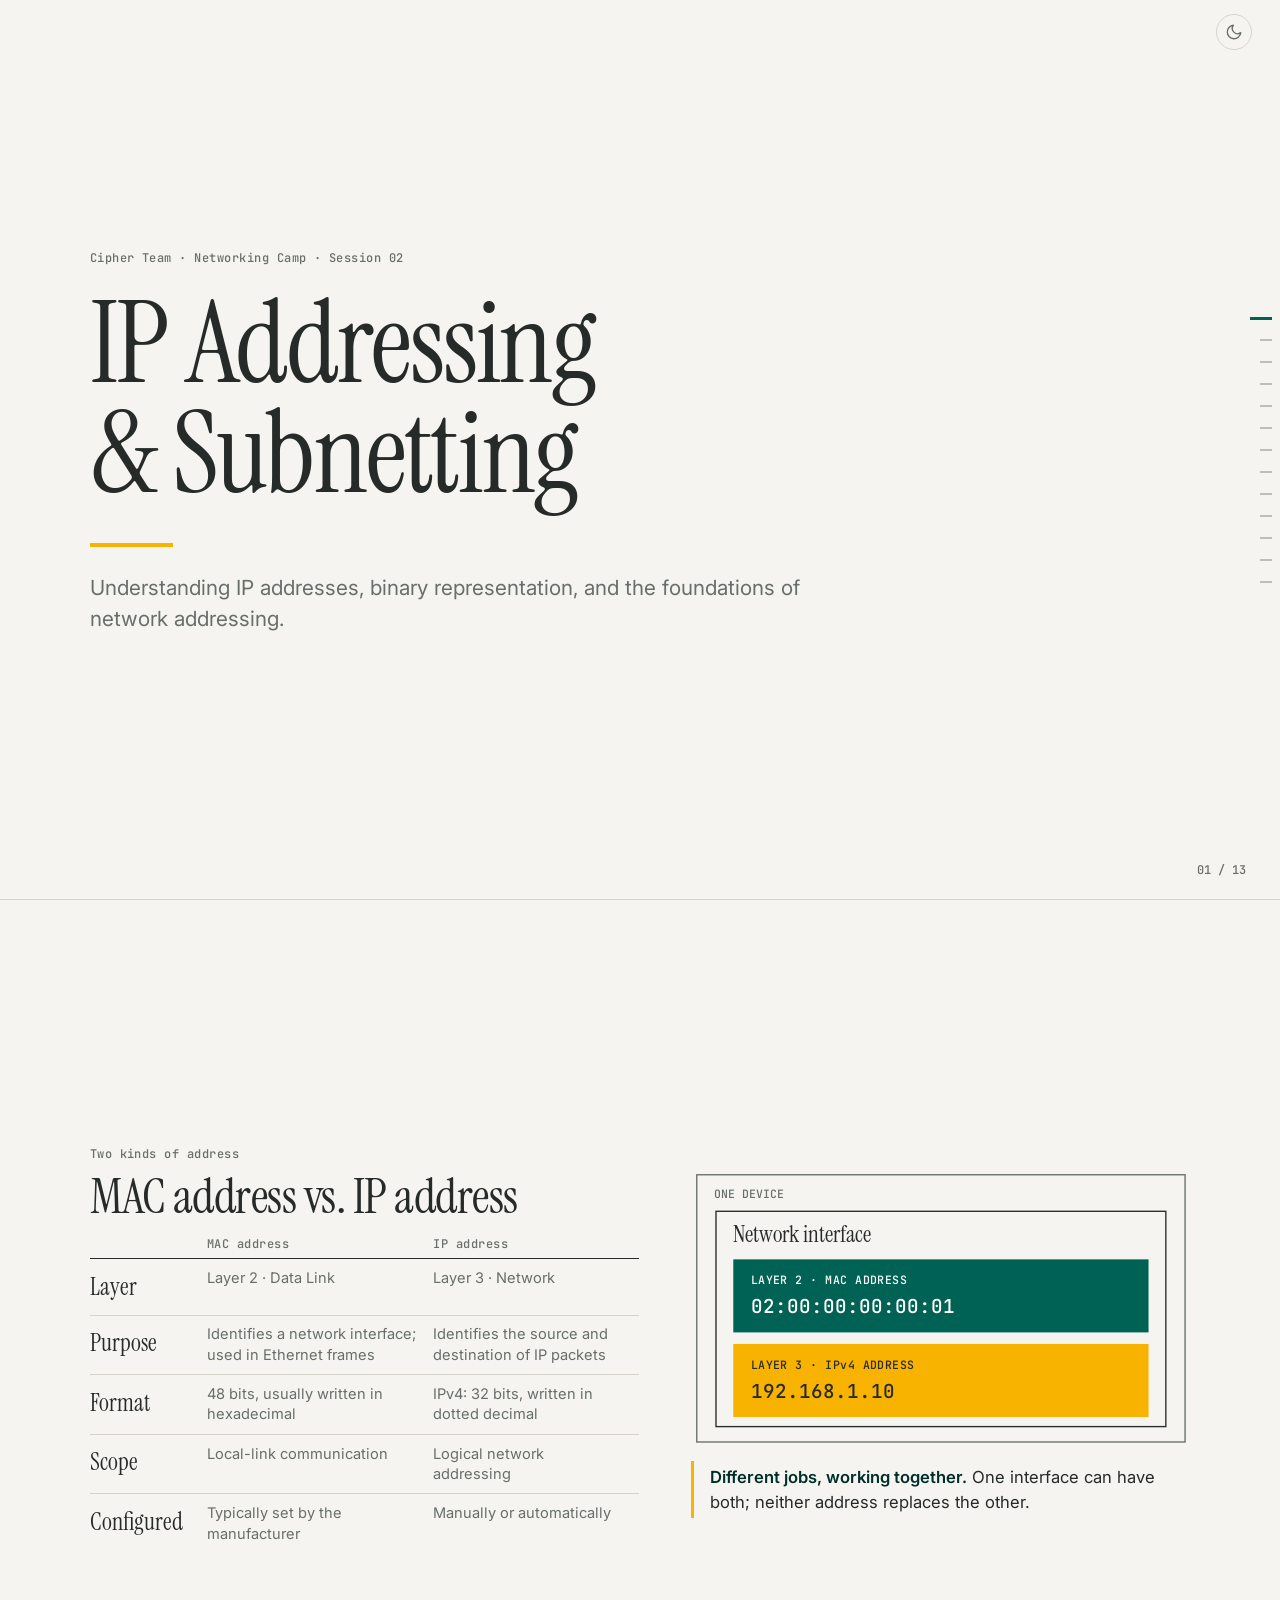
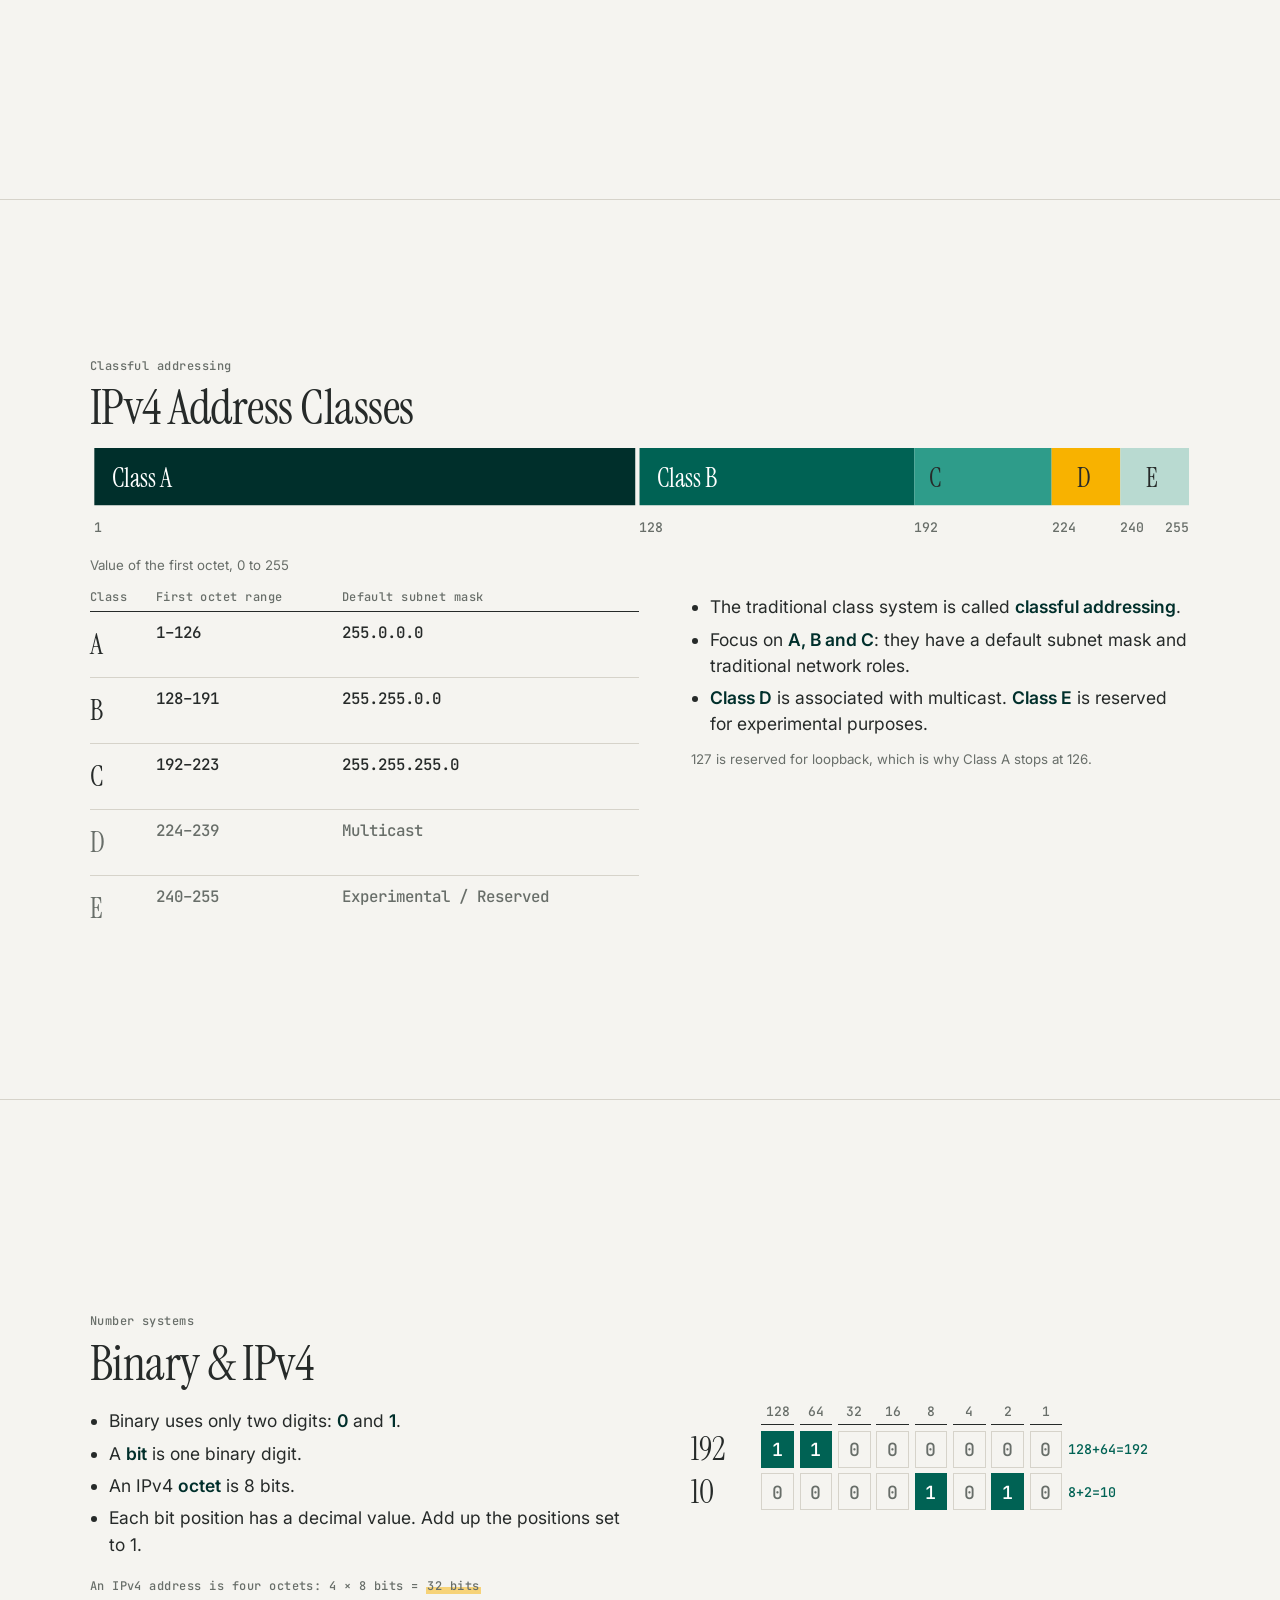
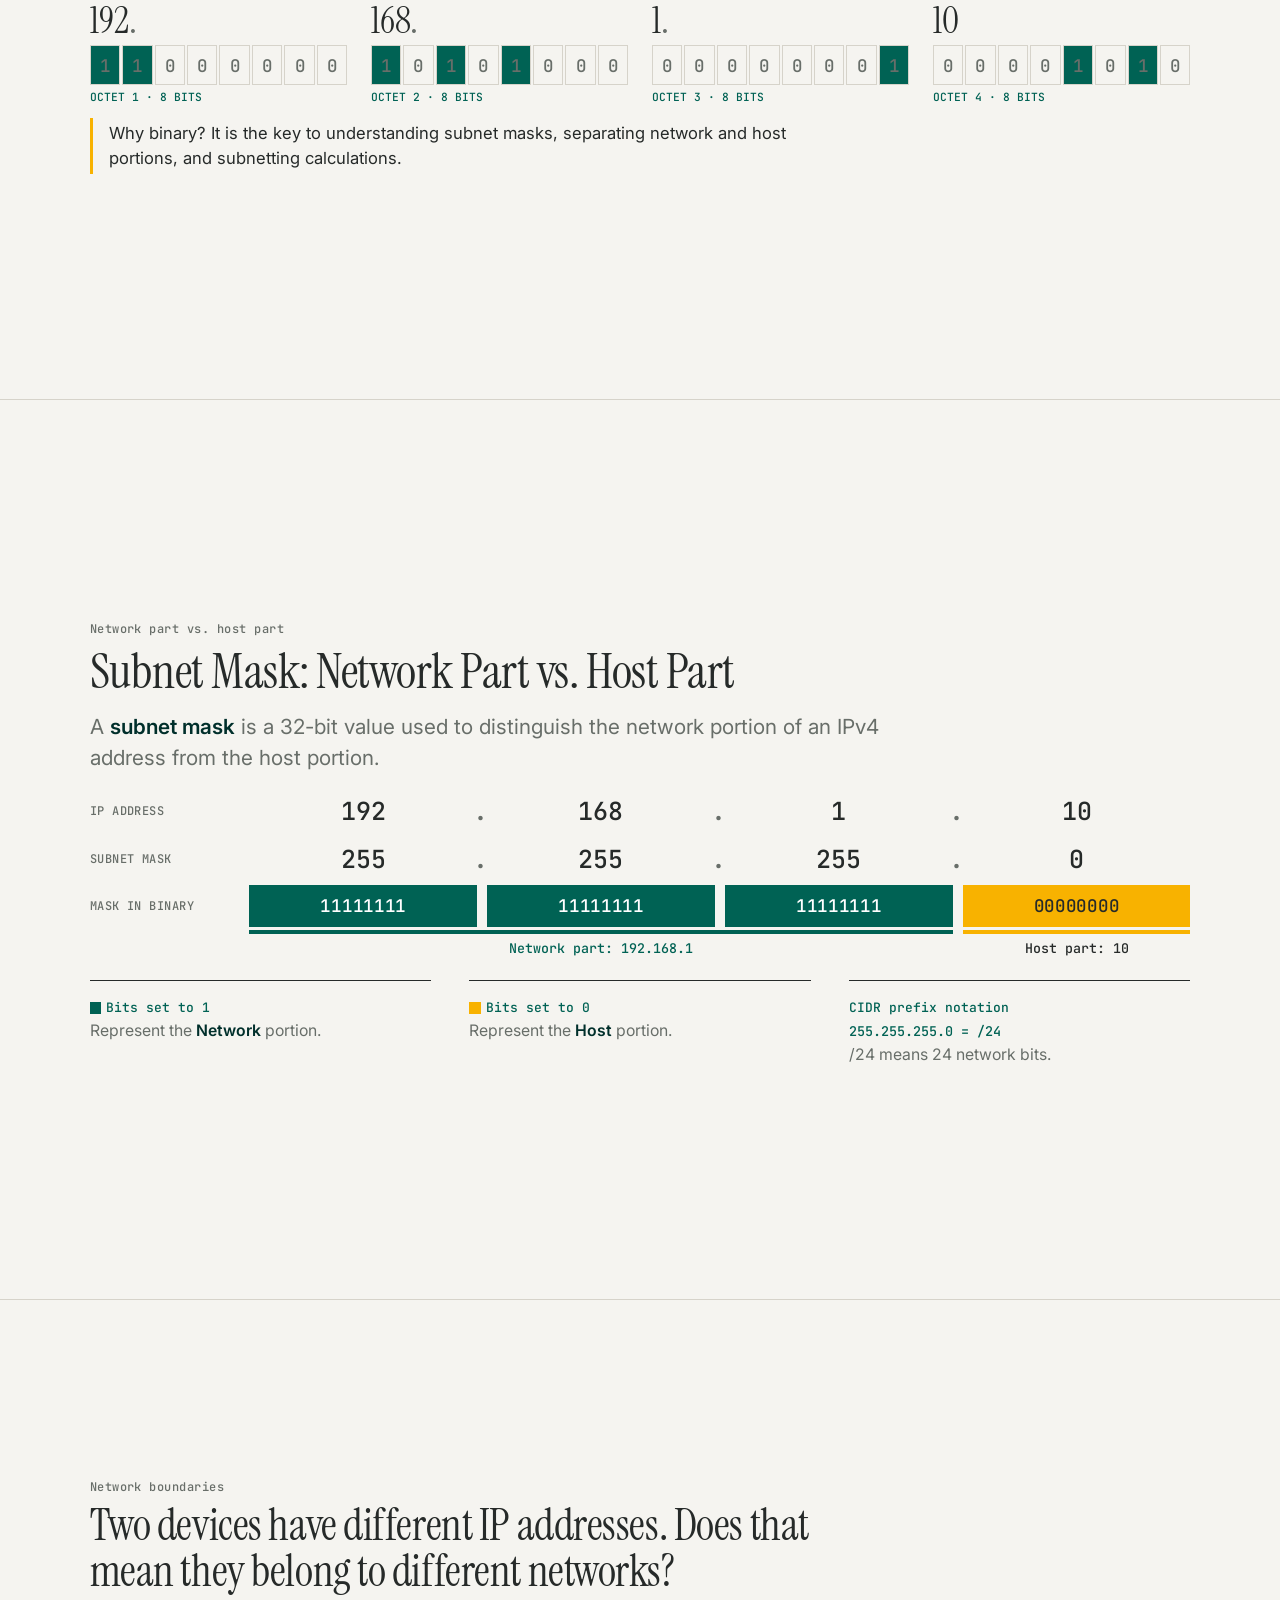
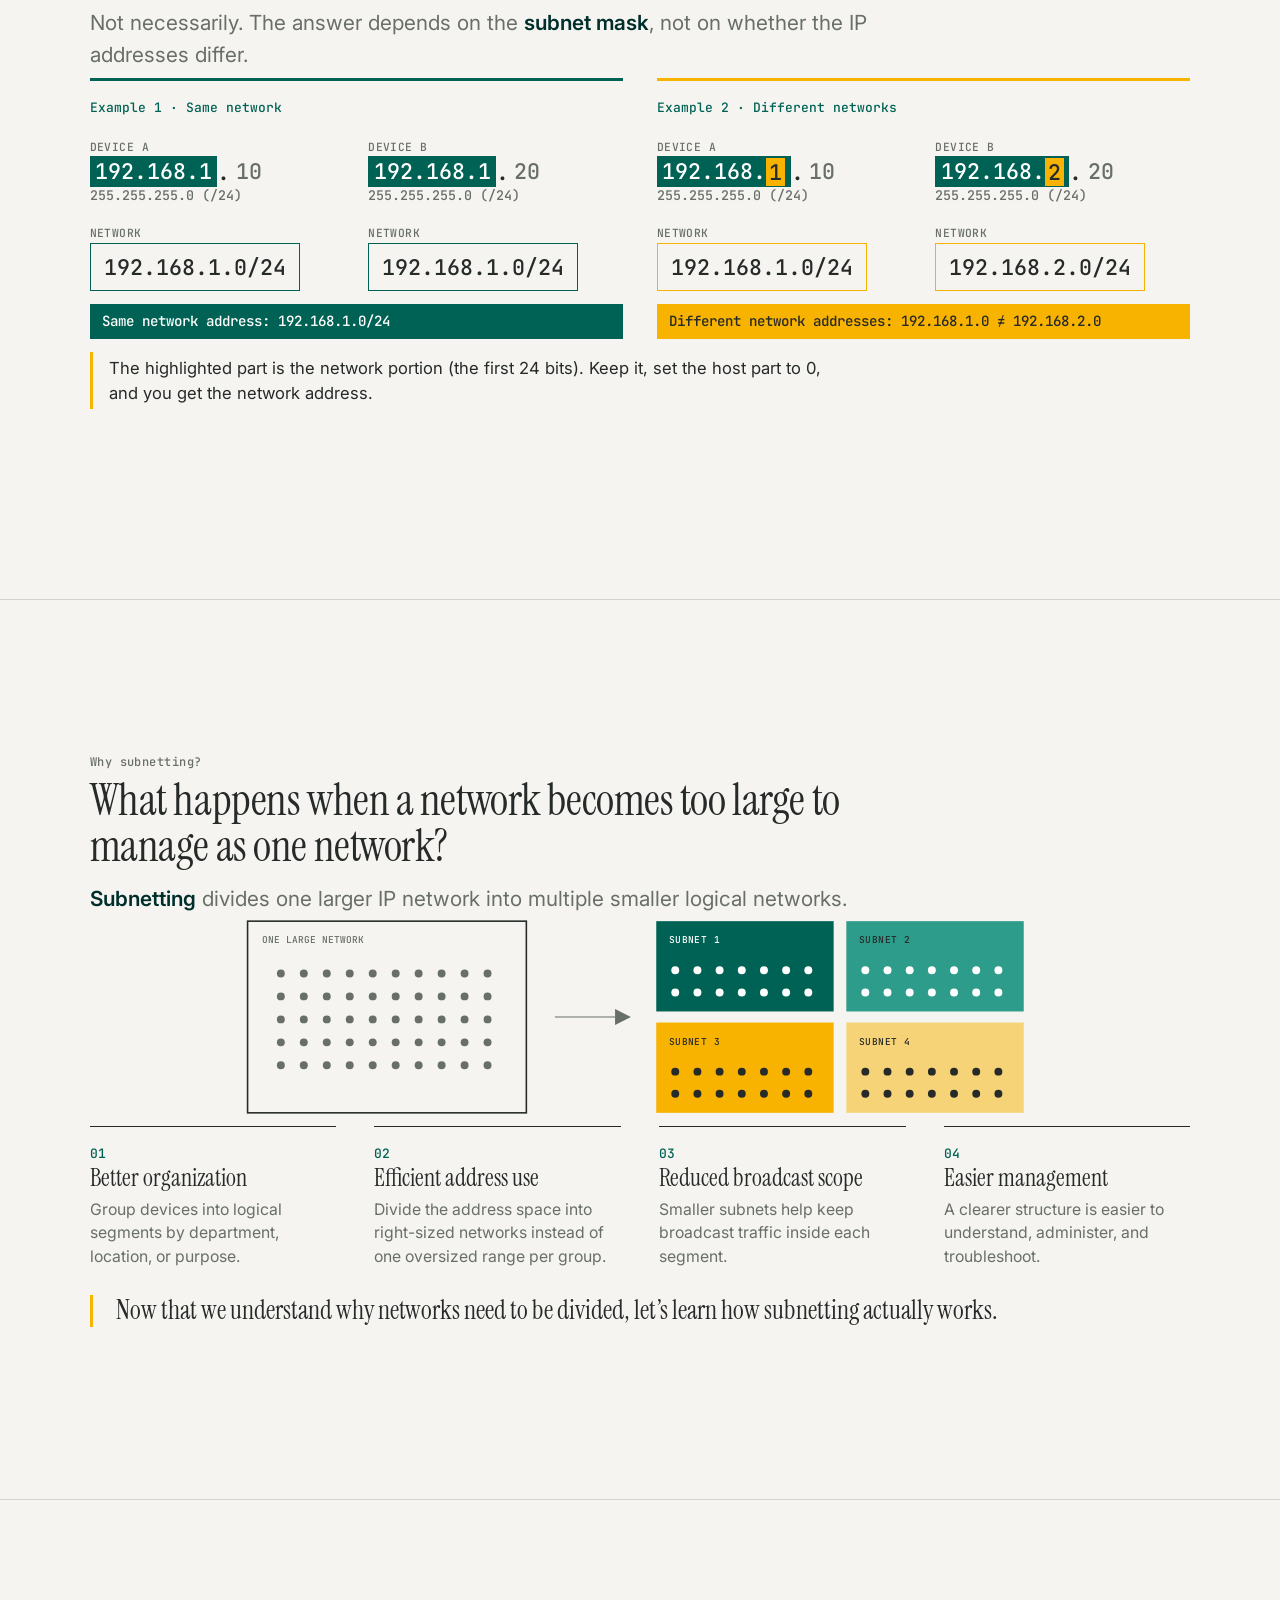
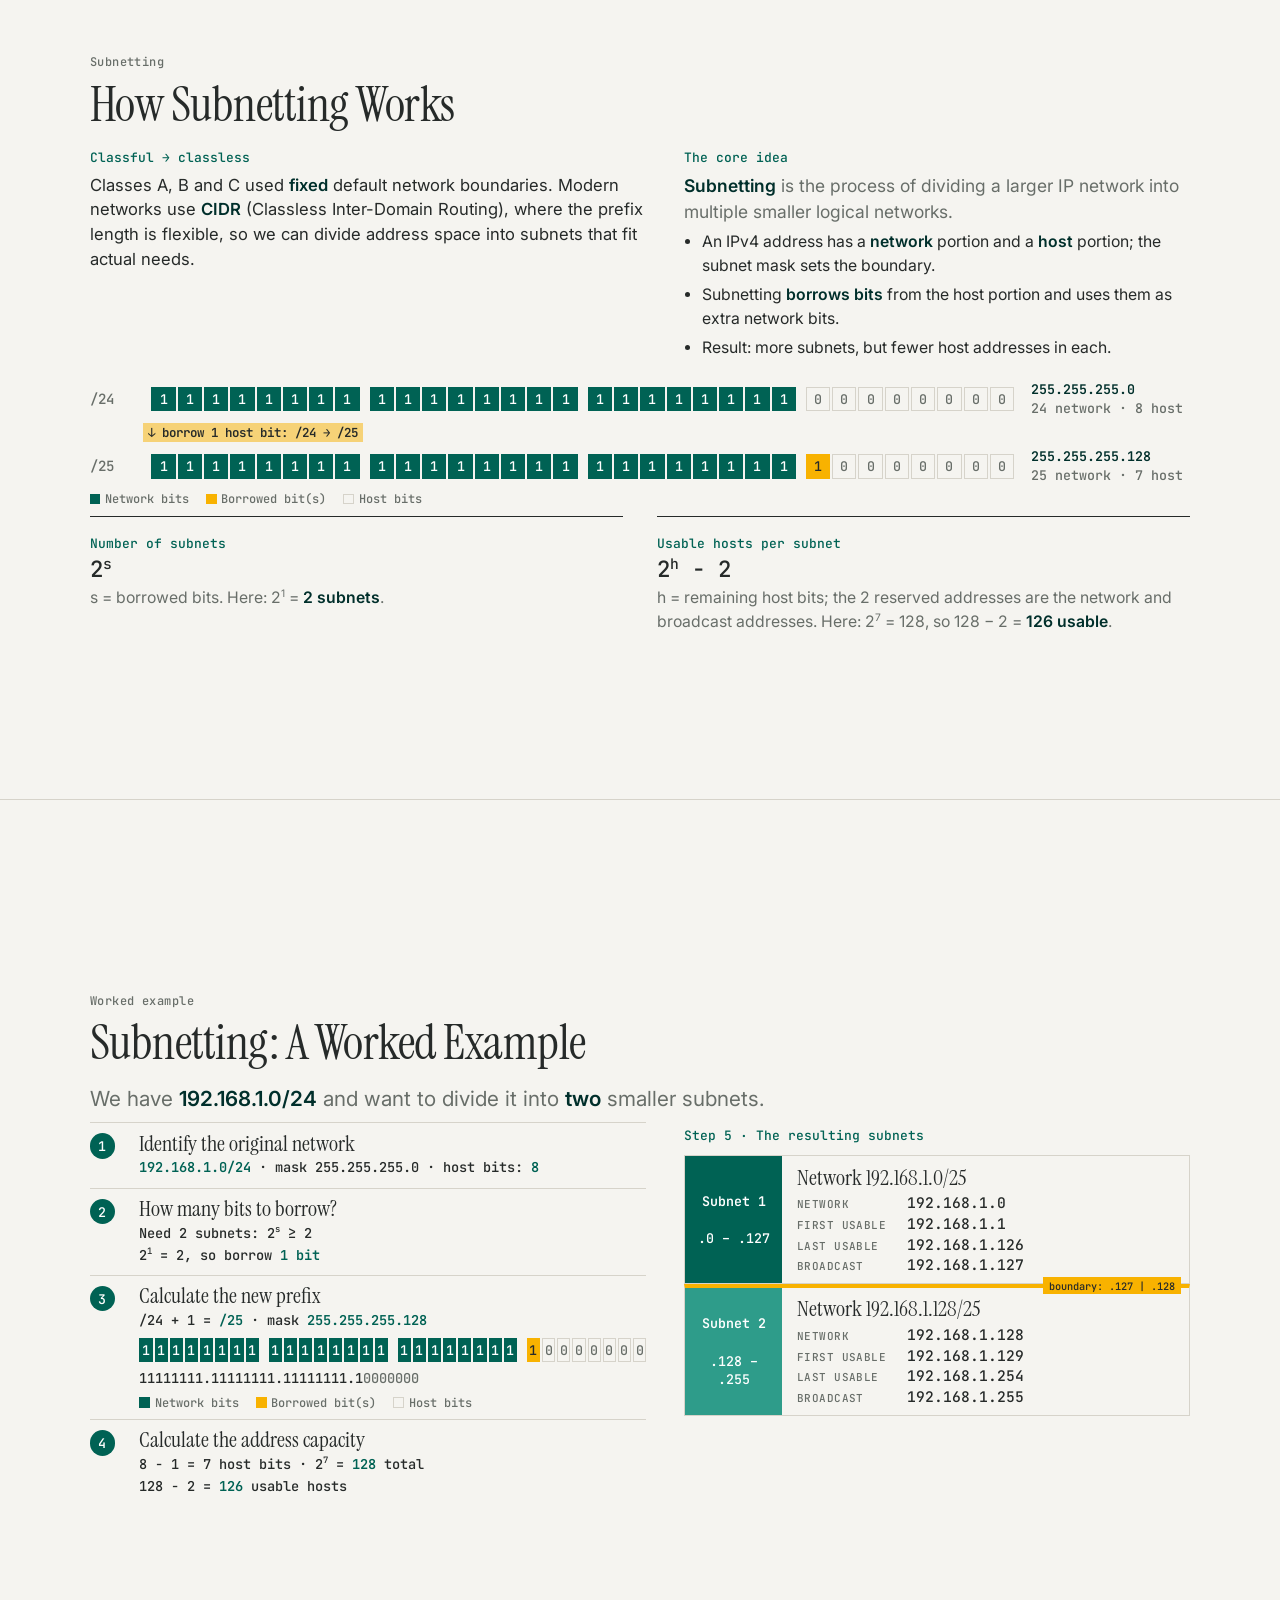
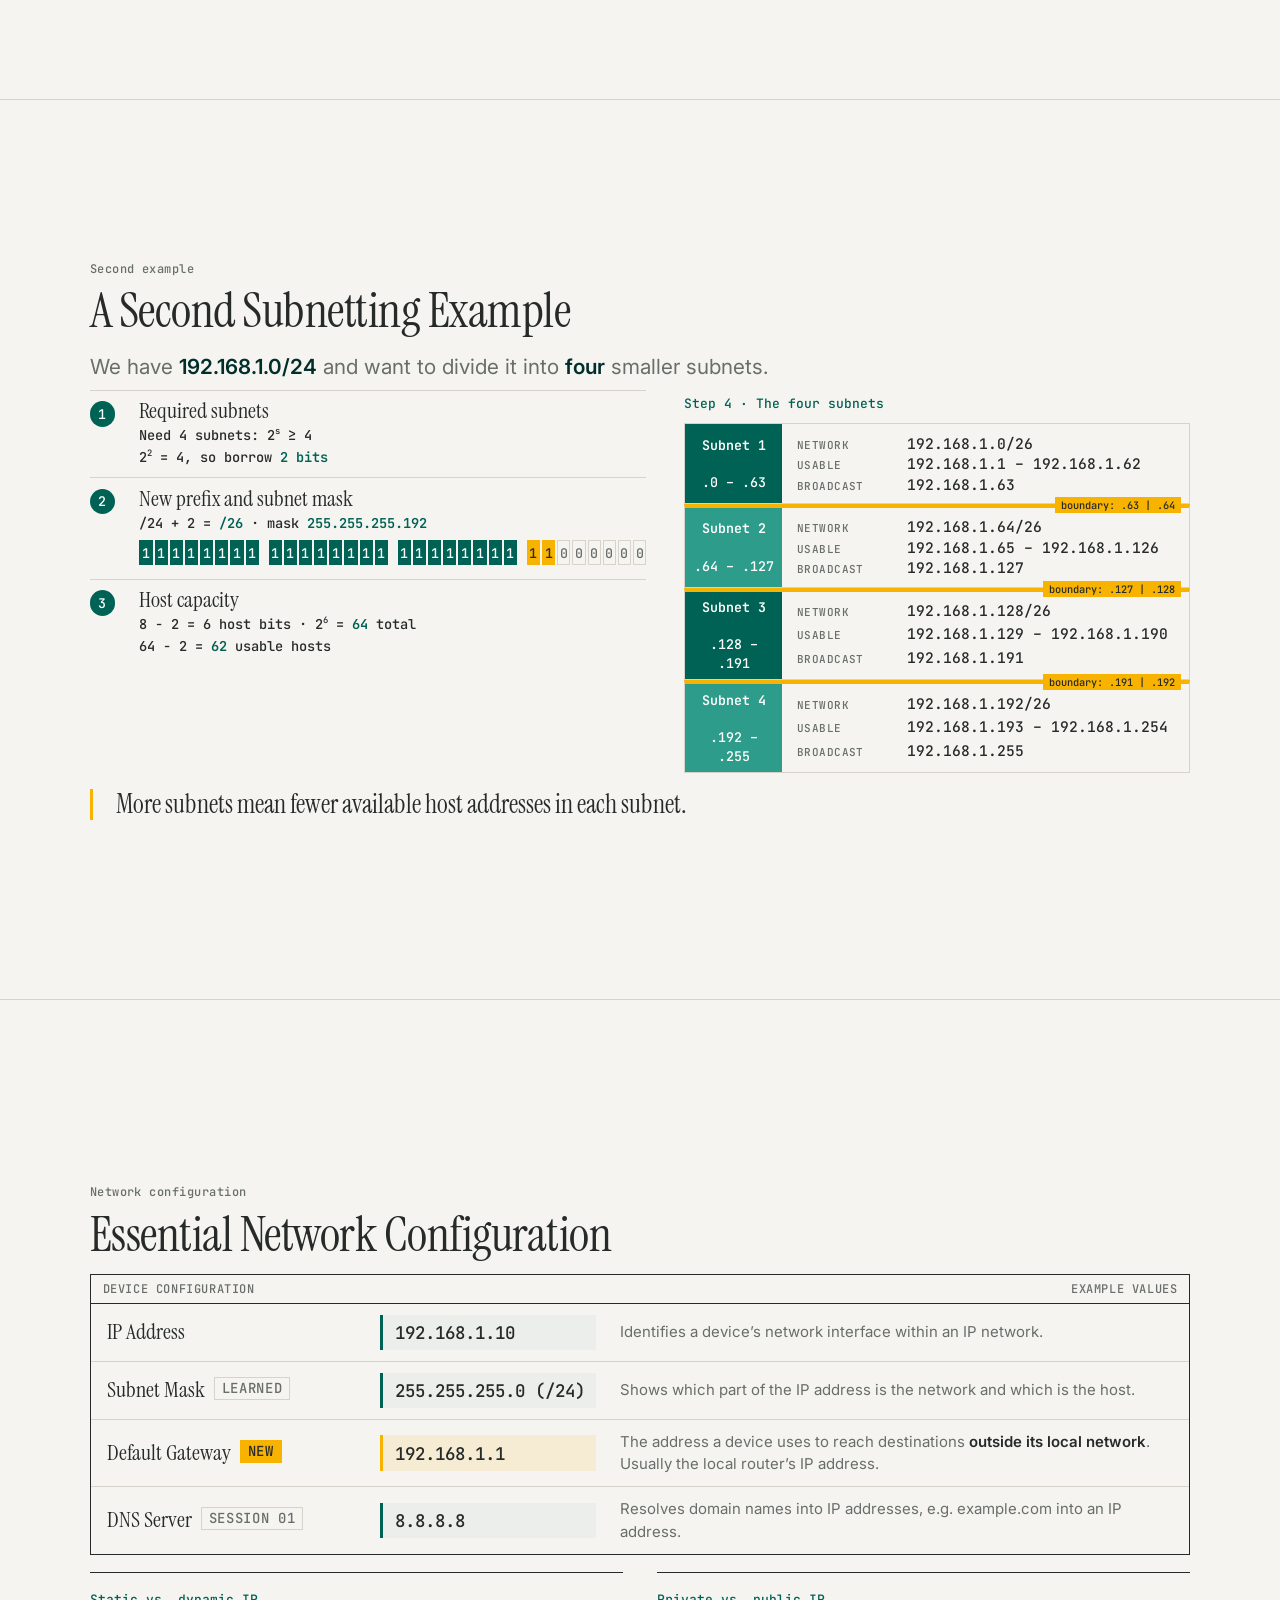
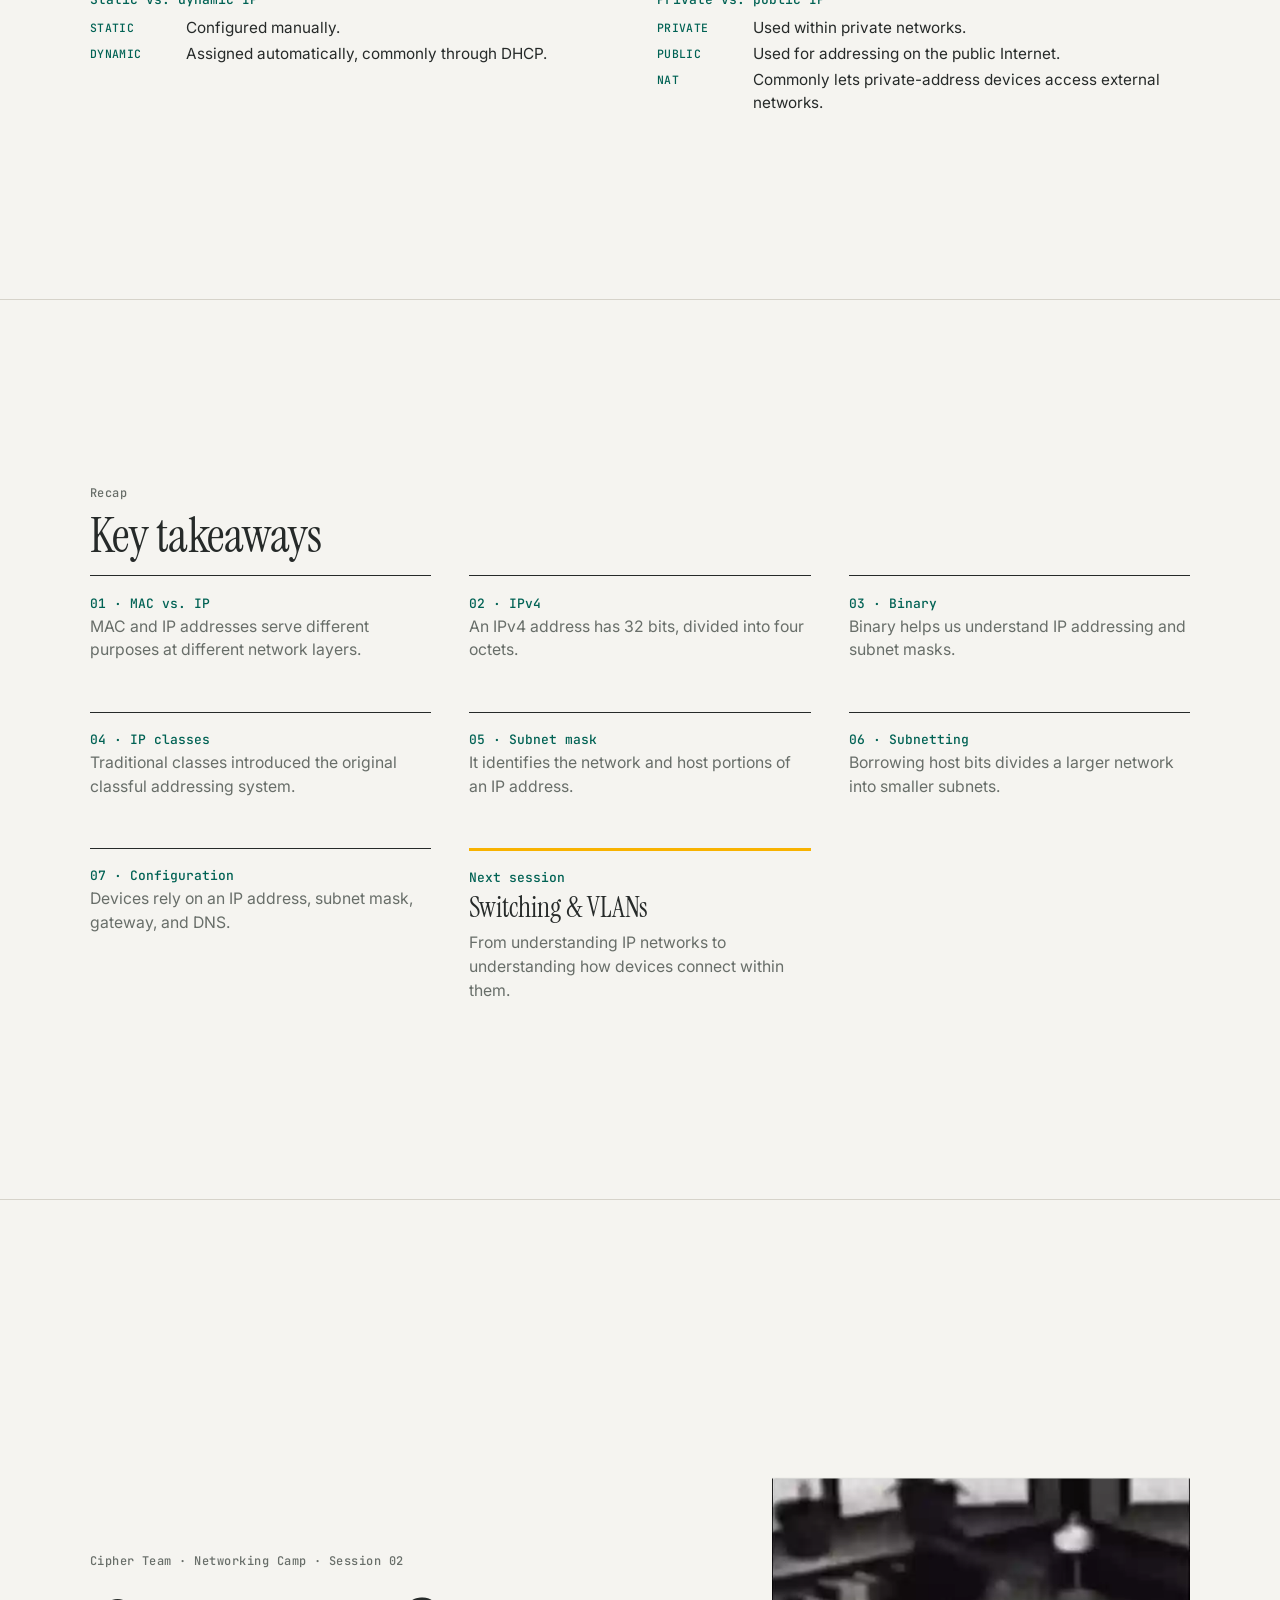
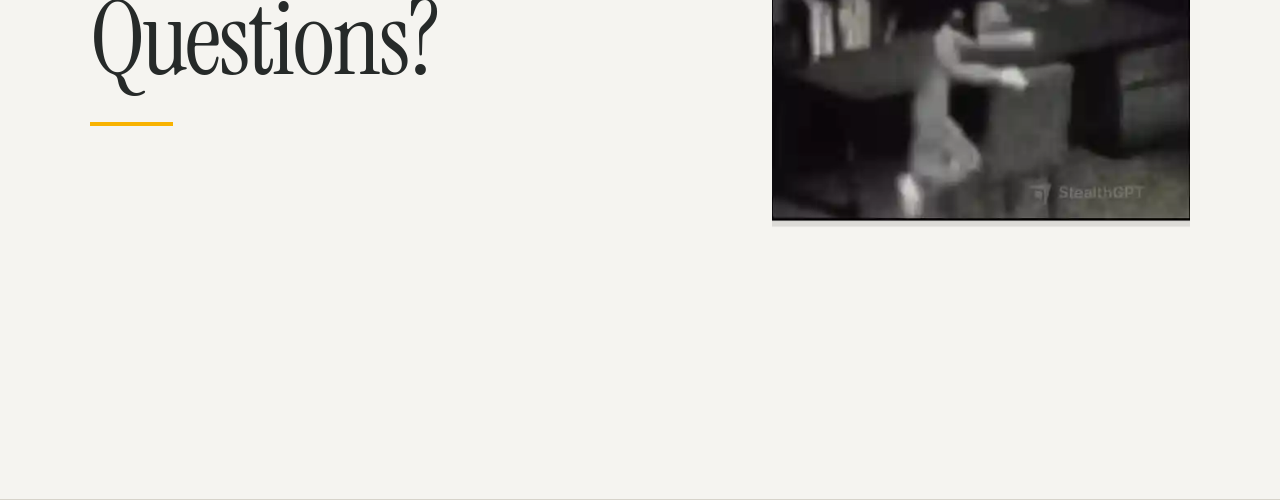
<file: sessions/session-02.html>
<!DOCTYPE html>
<html lang="en" dir="ltr">
<head>
<meta charset="utf-8">
<meta name="viewport" content="width=device-width, initial-scale=1">
<script>(function(){var t=null;try{var v=localStorage.getItem('cipher-networking-theme');if(v==='light'||v==='dark')t=v}catch(e){}if(!t){try{t=matchMedia('(prefers-color-scheme: dark)').matches?'dark':'light'}catch(e){t='light'}}document.documentElement.setAttribute('data-theme',t)})();</script>
<title>Session 02 · IP Addressing &amp; Subnetting · Cipher Team</title>
<link rel="preconnect" href="https://fonts.googleapis.com">
<link rel="preconnect" href="https://fonts.gstatic.com" crossorigin>
<link href="https://fonts.googleapis.com/css2?family=Instrument+Serif:ital@0;1&family=Inter:wght@400;500;600&family=JetBrains+Mono:wght@400;500&display=swap" rel="stylesheet">
<style>
:root{--bg:#F5F4F0;--ink:#262A29;--mute:#686E69;--line:#D6D3CA;--dark-green:#002F2B;--green:#006254;--green-light:#2E9C8A;--yellow:#F8B200;
--serif:'Instrument Serif',Georgia,'Times New Roman',serif;--sans:Inter,system-ui,-apple-system,'Segoe UI',Arial,sans-serif;--mono:'JetBrains Mono',ui-monospace,Menlo,Consolas,monospace;
color-scheme:light;--strong:#002F2B;--ph:rgba(0,98,84,.04);--sph:rgba(248,178,0,.12);--hl:rgba(248,178,0,.5);--shadow:rgba(38,42,41,.12);--on-green:#fff;--on-yellow:#262A29;
--l7:#002F2B;--l6:#006254;--l5:#2E9C8A;--l4:#F8B200;--l3:#F7D378;--l2:#B9DAD1;--l1:#D6D3CA;
--k7:#fff;--k6:#fff;--k5:#262A29;--k4:#262A29;--k3:#262A29;--k2:#262A29;--k1:#262A29}
html[data-theme="dark"]{color-scheme:dark;--bg:#171B1A;--ink:#E7E8E2;--mute:#A3AAA3;--line:#353D39;--green:#48A994;--green-light:#71C4B0;--yellow:#F8B200;
--strong:#9ADBC9;--ph:#1C2120;--sph:rgba(248,178,0,.1);--hl:rgba(248,178,0,.3);--shadow:rgba(0,0,0,.45);--on-green:#101413;--on-yellow:#262A29;
--l7:#0F4F46;--l6:#1E7A69;--l5:#48A994;--l4:#F8B200;--l3:#B88A1E;--l2:#2C5A52;--l1:#353D39;
--k7:#fff;--k6:#fff;--k5:#101413;--k4:#101413;--k3:#101413;--k2:#E7E8E2;--k1:#E7E8E2}
*{box-sizing:border-box}
html{scroll-snap-type:y proximity;scroll-behavior:smooth}
body{margin:0;background:var(--bg);color:var(--ink);font:400 clamp(15px,1.3vw,20px)/1.5 var(--sans)}
.s{min-height:100vh;min-height:100svh;scroll-snap-align:start;display:flex;align-items:center;padding:7vh 7vw;border-bottom:1px solid var(--line)}
.in{width:100%;max-width:1200px;margin:0 auto}
h1,h2,h3{font-family:var(--serif);font-weight:400;margin:0}
h2{font-size:clamp(2.2rem,4.8vw,4.2rem);line-height:1.05;margin-bottom:.45em;letter-spacing:-.01em;max-width:18em}
h3{font-size:1.7em;line-height:1.1;margin-bottom:.25em}
p{margin:0 0 .7em;max-width:38em}
.m{font:500 .72em var(--mono);color:var(--mute);letter-spacing:.04em;margin-bottom:1.2em;display:block}
.lead{font-size:1.25em;color:var(--mute)}
.hl{background:linear-gradient(transparent 58%,var(--hl) 0);padding:0 .1em}
b{font-weight:600;color:var(--strong)}
.g{display:grid;gap:3vw;grid-template-columns:repeat(auto-fit,minmax(230px,1fr));align-items:start}
.two{display:grid;gap:4vw;grid-template-columns:1.1fr 1fr;align-items:center}
@media(max-width:800px){.two{grid-template-columns:1fr}}
.c{border-top:1px solid var(--ink);padding-top:.8em}
.c p{color:var(--mute);font-size:.95em}
.c ul,.ul{margin:.3em 0 0;padding-left:1.1em;color:var(--mute);font-size:.92em}
.c li,.ul li{margin-bottom:.35em}
.t{font:500 .78em var(--mono);color:var(--green)}
.note{border-left:3px solid var(--yellow);padding:.2em 0 .2em 1em;margin-top:1.2em;max-width:44em}
svg{display:block;width:100%;height:auto}
.d line,.d path,.d rect,.d circle.r{stroke:var(--ink);stroke-width:1.6;fill:none}
.d circle{fill:var(--bg);stroke:var(--green);stroke-width:1.8}
.d circle.f{fill:var(--green)}
.d .w{stroke:var(--green-light);stroke-dasharray:4 4}
.d text{font:500 10px var(--mono);fill:var(--mute);stroke:none}
.d .y{fill:var(--yellow);stroke:none}
.st{display:grid;grid-template-columns:auto 11em 1fr;gap:0 1.2em;align-items:baseline}
.st>*{border-top:1px solid var(--line);padding:.42em 0}
.st .n{font:500 .8em var(--mono);color:var(--green)}
.st .h{font-family:var(--serif);font-size:1.5em;line-height:1.1}
.st span:last-child{color:var(--mute);font-size:.9em}
.mp{display:grid;grid-template-columns:1fr 1fr;gap:0 2em}
.mp>div{border-top:1px solid var(--line);padding:.7em 0}
.mp .a{font-family:var(--serif);font-size:1.5em}
.mp .l{color:var(--mute);font-size:.9em}
.cov h1{font-size:clamp(3.2rem,9vw,8rem);line-height:.95;letter-spacing:-.02em;margin:.2em 0 .3em}
.cov .rule{width:5em;height:4px;background:var(--yellow);margin:1.5em 0}
.end{text-align:center}.end h1{font-size:clamp(3.5rem,11vw,10rem);line-height:1}.end .rule{margin:1.2em auto}
.chips{display:flex;flex-wrap:wrap;gap:.5em;margin:.6em 0 0}.chips span{border:1px solid var(--line);padding:.15em .7em;font:500 .8em var(--mono)}
#bar{position:fixed;top:0;left:0;height:3px;width:100%;background:var(--green);transform:scaleX(0);transform-origin:0 0;z-index:9}
#n{position:fixed;right:2.2vw;bottom:2.2vh;font:500 .75rem var(--mono);color:var(--mute);z-index:9;background:var(--bg);padding:.2em .5em}
.js .rv{opacity:0;transform:translateY(14px);transition:opacity .7s ease,transform .7s ease}
.js .on .rv{opacity:1;transform:none}
.rv:nth-child(2){transition-delay:.08s}.rv:nth-child(3){transition-delay:.16s}.rv:nth-child(4){transition-delay:.24s}
:focus-visible{outline:2px solid var(--green);outline-offset:3px}
@media(prefers-reduced-motion:reduce){html{scroll-behavior:auto}.js .rv{opacity:1;transform:none;transition:none}}
code{font:500 .85em var(--mono);color:var(--green)}
.cp{padding:5vh 7vw}
.cp h2{font-size:clamp(1.9rem,3.8vw,3.2rem);margin-bottom:.3em}
.cp .m{margin-bottom:.7em}
.cp h3{font-size:1.45em}
.cp .note{margin-top:.8em}
.cmp{width:100%;border-collapse:collapse;text-align:left}
.cmp th{font:500 .72em var(--mono);color:var(--mute);letter-spacing:.04em;padding:0 1em .5em 0;border-bottom:1px solid var(--ink);font-weight:500}
.cmp td{vertical-align:top;border-top:1px solid var(--line);padding:.6em 1em .6em 0;color:var(--mute);font-size:.88em;line-height:1.4}
.cmp tbody tr:first-child td{border-top:0}
.cmp td:first-child{font:400 1.7em/1.1 var(--serif);color:var(--ink)}
.cmp-note{font-size:.8em;color:var(--mute);margin:.9em 0 0;max-width:none}
.nc .d{margin-top:1em;max-height:14vh}
.demo{margin-top:1em;border:1px solid var(--line);border-left:3px solid var(--yellow);padding:.7em 1em;max-width:none}
.demo p{margin:.3em 0 0;max-width:none}
@media(max-width:800px){
.cmp,.cmp tbody,.cmp tr,.cmp td{display:block}
.cmp thead{position:absolute;width:1px;height:1px;overflow:hidden;clip:rect(0 0 0 0);white-space:nowrap}
.cmp tr{border-top:1px solid var(--ink);padding:.6em 0 .4em}
.cmp td,.cmp tbody tr:first-child td{border:0;padding:.2em 0}
.cmp td:first-child{font-size:1.9em}
.cmp td[data-label]::before{content:attr(data-label);display:block;font:500 .78em var(--mono);color:var(--green)}
}
.fig{position:relative;margin:0;width:100%;aspect-ratio:4/3;max-height:62vh}
.fig img{display:block;width:100%;height:100%;object-fit:contain;visibility:hidden}
.fig.ok img{visibility:visible}
.fig .ph{position:absolute;inset:0;display:flex;flex-direction:column;align-items:center;justify-content:center;gap:.5em;padding:1em;text-align:center;border:1.5px dashed var(--line);background:var(--ph)}
.fig.ok .ph{display:none}
.fig .ph .pt{font:400 1.5em/1.1 var(--serif);color:var(--ink)}
.fig .ph .pp{font:500 .72em var(--mono);color:var(--green)}
.fig .bars{display:flex;flex-direction:column;gap:.35em;width:55%;margin-bottom:.4em}
.fig .bars i{display:block;height:.55em;border:1px solid var(--green-light);background:var(--bg)}
.fig .bars i:first-child{background:var(--yellow);border-color:var(--yellow)}
.qa{display:grid;grid-template-columns:1fr 38%;gap:4vw;align-items:center;text-align:left}
.end .qa h1{font-size:clamp(3rem,8vw,8rem)}
.end .qa .rule{margin:1.2em 0}
.sticker{aspect-ratio:1/1;max-height:68vh;transform:rotate(-4deg);margin:0 auto}
.sticker img{filter:drop-shadow(0 6px 0 var(--shadow))}
.sticker .ph{border-radius:50%;border:3px dashed var(--yellow);background:var(--sph)}
.sticker .ph .q{font:400 clamp(5rem,12vw,10rem)/1 var(--serif);color:var(--yellow)}
@media(max-width:800px){.qa{grid-template-columns:1fr;justify-items:center;text-align:center;gap:6vh}.end .qa .rule{margin:1.2em auto}.sticker{width:min(70vw,320px)}}
.dg text{stroke:none;fill:var(--ink)}
.dg .nm{font:400 24px var(--serif)}.dg .ns{font:400 19px var(--serif)}
.dg .xo,.dg .pr{font:500 13px var(--mono)}
.dg .num{font:500 14px var(--mono)}
.dg .hd{font:500 12px var(--mono);fill:var(--mute)}
.dg rect{stroke:none}
.dg .l7{fill:var(--l7)}.dg .l6{fill:var(--l6)}.dg .l5{fill:var(--l5)}.dg .l4{fill:var(--l4)}.dg .l3{fill:var(--l3)}.dg .l2{fill:var(--l2)}.dg .l1{fill:var(--l1)}
.dg .k7{fill:var(--k7)}.dg .k6{fill:var(--k6)}.dg .k5{fill:var(--k5)}.dg .k4{fill:var(--k4)}.dg .k3{fill:var(--k3)}.dg .k2{fill:var(--k2)}.dg .k1{fill:var(--k1)}
.dg .cn{stroke:var(--mute);stroke-width:1.4;fill:none}
@media(max-width:600px){.dg .xo{display:none}}
#tg{position:fixed;top:14px;right:max(14px,2.2vw);width:36px;height:36px;padding:0;border-radius:50%;border:1px solid var(--line);background:var(--bg);color:var(--mute);display:flex;align-items:center;justify-content:center;cursor:pointer;z-index:10}
#tg:hover{color:var(--ink);border-color:var(--mute)}
#tg svg{width:18px;height:18px;fill:none;stroke:currentColor;stroke-width:1.8;stroke-linecap:round;stroke-linejoin:round}
html[data-theme="dark"] #tg .moon,html:not([data-theme="dark"]) #tg .sun{display:none}
#nv{position:fixed;right:max(4px,.6vw);top:50%;transform:translateY(-50%);z-index:9;display:flex;flex-direction:column;align-items:flex-end}
#nv button{appearance:none;border:0;background:none;padding:0;margin:0;position:relative;display:flex;align-items:center;justify-content:flex-end;width:34px;height:22px;height:clamp(8px,calc((100vh - 100px)/var(--nc,19)),22px);height:clamp(8px,calc((100svh - 100px)/var(--nc,19)),22px);cursor:pointer;color:var(--ink)}
#nv .bar{display:block;width:12px;height:2px;background:var(--mute);opacity:.4;transition:width .2s,opacity .2s,background .2s}
#nv button:hover .bar,#nv button:focus-visible .bar{width:20px;opacity:.9}
#nv button[aria-current="true"] .bar{width:22px;height:3px;background:var(--green);opacity:1}
#nv button:focus-visible{outline:2px solid var(--green);outline-offset:-2px}
#nv .tip{position:absolute;right:calc(100% + 2px);top:50%;transform:translateY(-50%);white-space:nowrap;max-width:min(20em,60vw);overflow:hidden;text-overflow:ellipsis;font:500 .68rem/1.4 var(--mono);color:var(--ink);background:var(--bg);border:1px solid var(--line);padding:.25em .6em;opacity:0;pointer-events:none;transition:opacity .15s}
#nv button:hover .tip,#nv button:focus-visible .tip{opacity:1}
@media(max-width:700px){#nv button{width:26px}#nv .bar{width:8px}#nv button:hover .bar,#nv button:focus-visible .bar{width:14px}#nv button[aria-current="true"] .bar{width:16px}#tg{width:34px;height:34px}}
@media(prefers-reduced-motion:reduce){#nv .bar,#nv .tip{transition:none}}
@media(max-width:700px){.st{grid-template-columns:auto 1fr}.st span:last-child{grid-column:1/-1}.mp{grid-template-columns:1fr}}

/* ===== Session 02 additions ===== */
.dg .mv{font:500 20px var(--mono)}.dg .ml{font:500 12px var(--mono);letter-spacing:.04em}
.cmp.mac td:first-child{font-size:1.45em}
.blk{border-top:1px solid var(--ink);padding:.7em 0 .9em}.blk.focus{border-top:3px solid var(--yellow)}
.addr{font:500 clamp(1.05rem,2vw,1.6rem) var(--mono);color:var(--ink);margin:.25em 0 .55em;overflow-wrap:anywhere}
.szb{height:1.7em;background:var(--green);color:var(--on-green);font:500 .72em var(--mono);display:flex;align-items:center;padding:0 .8em;white-space:nowrap}
.szb.s32{width:25%;min-width:7em}.szb.s128{width:100%}
.q{font-size:clamp(1.9rem,3.8vw,3.2rem)}
.pvw{overflow-x:auto}
.pv{font-size:1.15em;display:grid;grid-template-columns:3.4em repeat(8,minmax(1.6em,1fr)) 6.4em;gap:.3em;align-items:center;min-width:25em}
.pv>*{text-align:center}
.pv .pvh{font:500 .68em var(--mono);color:var(--mute);padding-bottom:.3em;border-bottom:1px solid var(--ink)}
.pv .dec{font:400 1.7em/1 var(--serif);text-align:left}
.pv .bt{border:1px solid var(--line);padding:.3em 0;font:500 .95em var(--mono);color:var(--mute)}
.pv .bt.one,.ob i.one{background:var(--green);border-color:var(--green);color:var(--on-green)}
.pv .sum{font:500 .7em var(--mono);color:var(--green);text-align:left}
.oct{display:flex;flex-wrap:wrap;gap:1em 1.4em;margin-top:.5em}
.og{flex:1 1 220px}
.og .od{font:400 2.2em/1 var(--serif);margin-bottom:.15em}.og .od em{font-style:normal;color:var(--mute)}
.og .ob{display:grid;grid-template-columns:repeat(8,1fr);gap:2px}
.og .ob i{font-style:normal;text-align:center;padding:.45em 0;border:1px solid var(--line);font:500 1.05em var(--mono);color:var(--mute)}
.og .ol{font:500 .68em var(--mono);color:var(--green);margin-top:.35em}
.cmp.cls td:not(:first-child){font:500 .95em var(--mono);color:var(--ink)}
.cmp.cls tr.dim td:not(:first-child),.cmp.cls tr.dim td:first-child{color:var(--mute)}
.ms{display:grid;grid-template-columns:9em repeat(4,1fr);gap:.2em .6em;align-items:center;margin:.3em 0 .4em}
.ms .lb{font:500 .72em var(--mono);color:var(--mute);letter-spacing:.04em}
.ms .v{position:relative;text-align:center;font:500 1.5em var(--mono);padding:.25em 0}
.ms .v i{position:absolute;right:-.45em;bottom:.25em;font-style:normal;color:var(--mute)}
.ms .bn{text-align:center;font:500 1.05em var(--mono);padding:.55em 0;letter-spacing:.04em}
.ms .net{background:var(--green);color:var(--on-green)}.ms .hst{background:var(--yellow);color:var(--on-yellow)}
.ms .br{border-top:4px solid var(--green);padding-top:.35em;text-align:center;font:500 .8em var(--mono);color:var(--green);grid-column:span 3}
.ms .br.h{border-top-color:var(--yellow);color:var(--ink);grid-column:span 1}
.ms .sep{grid-column:1/-1;border-top:1px solid var(--line);height:0}
.key{display:inline-block;width:.9em;height:.9em;vertical-align:-.1em;margin-right:.4em}
@media(max-width:700px){.ms{grid-template-columns:4.2em repeat(4,1fr);gap:.2em .35em}.ms .bn{font-size:.55em;padding:.7em 0;letter-spacing:0}.ms .v{font-size:1.1em}.ms .br{font-size:.62em}.pv .sum{display:none}.pv{grid-template-columns:3em repeat(8,1fr);min-width:0;font-size:1em}.ms{min-width:0!important}}

/* ===== Session 02: slides 07-09 ===== */
.nw{border-top:3px solid var(--green);padding-top:.8em}.nw.diff{border-top-color:var(--yellow)}
.dv{display:grid;grid-template-columns:1fr 1fr;gap:.9em 1.4em;margin:.8em 0}
.dv .lb{font:500 .68em var(--mono);color:var(--mute);letter-spacing:.04em}
.dv .ip{font:500 clamp(1rem,1.7vw,1.35rem) var(--mono);white-space:nowrap}
.dv .mk{font:500 .8em var(--mono);color:var(--mute)}
.np{background:var(--green);color:var(--on-green);padding:.05em .25em}.np .df{background:var(--yellow);color:var(--on-yellow);padding:0 .15em}
.hp{color:var(--mute);padding:.05em .25em}
.na{font:500 clamp(1rem,1.7vw,1.35rem) var(--mono);border:1.5px solid var(--green);padding:.4em .6em;display:inline-block}.na.y{border-color:var(--yellow)}
.vd{margin-top:.6em;padding:.6em .9em;font:500 .85em var(--mono);background:var(--green);color:var(--on-green)}.vd.y{background:var(--yellow);color:var(--on-yellow)}
.pc{font:500 .8em var(--mono);color:var(--ink);margin-top:.6em;display:flex;flex-wrap:wrap;gap:.2em 1.2em}.pc b{color:var(--green)}
.fig.sc{aspect-ratio:16/10;max-height:44vh}
.tr{font:400 clamp(1.2rem,2vw,1.6rem)/1.25 var(--serif);border-left:3px solid var(--yellow);padding-left:.9em;margin-top:.6em}

/* ===== Session 02: slides 10-12 ===== */
sup{font-size:.65em;line-height:0}
.brow{display:flex;align-items:center;gap:1em;margin:.35em 0}
.brow .bl{flex:0 0 3.2em;font:500 .85em var(--mono);color:var(--mute)}
.brow .bq{flex:1;display:grid;grid-template-columns:repeat(4,1fr);gap:.6em}
.brow .bv{flex:0 0 12em;font:500 .8em/1.45 var(--mono);color:var(--ink)}.brow .bv span{color:var(--mute)}
.brow.sm .bl,.brow.sm .bv{display:none}.brow.sm{overflow-x:auto}.brow.sm .bq{min-width:30em}
.oc{display:grid;grid-template-columns:repeat(8,1fr);gap:2px}
.oc i{font-style:normal;text-align:center;padding:.18em 0;border:1px solid var(--line);font:500 .8em var(--mono);color:var(--mute)}
.oc i.n{background:var(--green);border-color:var(--green);color:var(--on-green)}
.oc i.b{background:var(--yellow);border-color:var(--yellow);color:var(--on-yellow)}
.lg{display:flex;flex-wrap:wrap;gap:.3em 1.4em;font:500 .72em var(--mono);color:var(--mute);margin-top:.4em}
.bo{font:500 .75em var(--mono);color:var(--ink);margin:.2em 0 .2em 4.3em}.bo b{background:var(--hl);color:var(--ink);padding:.05em .4em}
.fm{font:500 1.35em/1.2 var(--mono);color:var(--ink);margin:.05em 0 .15em}
.sp{display:grid;grid-template-columns:2.2em 1fr;gap:0 .8em;padding:.5em 0;border-top:1px solid var(--line)}
.sp>div:last-child,.two>div{min-width:0}
.sp .sn{font:500 .8em var(--mono);color:var(--on-green);background:var(--green);width:1.9em;height:1.9em;display:flex;align-items:center;justify-content:center;border-radius:50%;margin-top:.15em}
.sp .sh{font:400 1.3em/1.2 var(--serif);color:var(--ink)}
.sp .mo{font:500 .82em/1.6 var(--mono);color:var(--ink)}.sp .mo b{color:var(--green)}
.as{display:grid}
.ab{position:relative;display:grid;grid-template-columns:5.8em 1fr;border:1px solid var(--line)}
.ab+.ab{border-top:4px solid var(--yellow)}
.ab .ar{display:flex;flex-direction:column;justify-content:center;align-items:center;padding:.5em;font:500 .8em/1.4 var(--mono);text-align:center;background:var(--green);color:var(--on-green)}
.ab:nth-child(even) .ar{background:var(--green-light)}
.ab .ad{padding:.55em .9em;display:grid;grid-template-columns:6em 1fr;gap:.1em .6em;align-items:baseline}
.ad .k{font:500 .66em var(--mono);color:var(--mute);letter-spacing:.04em}
.ad .v{font:500 .88em var(--mono);color:var(--ink);white-space:nowrap}
.ad .tt{grid-column:1/-1;font:400 1.3em/1.2 var(--serif);color:var(--ink)}
.ab.bd::before{content:attr(data-b);position:absolute;top:-1.05em;right:.8em;background:var(--yellow);color:var(--on-yellow);font:500 .62em var(--mono);padding:.1em .6em}
@media(max-width:700px){.ab{grid-template-columns:4.6em 1fr}.ab .ad{grid-template-columns:1fr}.ad .v{font-size:.8em;white-space:normal}}

/* ===== Session 02: slides 13-15 ===== */
.cfg{border:1.5px solid var(--ink);margin:.4em 0 1em}
.cfg .ch{display:flex;justify-content:space-between;padding:.5em 1em;border-bottom:1.5px solid var(--ink);font:500 .72em var(--mono);color:var(--mute);letter-spacing:.05em;text-transform:uppercase}
.cfg .cr{display:grid;grid-template-columns:15em 13em 1fr;gap:.3em 1.4em;align-items:center;padding:.65em 1em;border-top:1px solid var(--line)}
.cfg .ch+.cr{border-top:0}
.cfg .cn{font:400 1.35em/1.1 var(--serif);color:var(--ink)}
.cfg .cv{font:500 1.05em var(--mono);color:var(--ink);background:var(--ph);border-left:3px solid var(--green);padding:.35em .7em;white-space:nowrap}
.cfg .cr.nw2 .cv{border-left-color:var(--yellow);background:var(--sph)}
.cfg .cd{font-size:.9em;color:var(--mute)}.cfg .cd b{color:var(--ink)}
.cfg .tg{font:500 .62em var(--mono);letter-spacing:.05em;text-transform:uppercase;border:1px solid var(--line);padding:.1em .5em;margin-left:.6em;vertical-align:.25em;color:var(--mute)}
.cfg .cr.nw2 .tg{background:var(--yellow);border-color:var(--yellow);color:var(--on-yellow)}
.pr{display:grid;grid-template-columns:5.5em 1fr;gap:.2em .8em;margin-top:.4em;font-size:.92em}
.pr .k{font:500 .75em var(--mono);color:var(--green);letter-spacing:.04em;padding-top:.25em}
.nx{border-top:3px solid var(--yellow)!important}.nx .nm2{font:400 1.7em/1.1 var(--serif);color:var(--ink);margin:.1em 0 .3em}
@media(max-width:800px){.cfg .cr{grid-template-columns:1fr}.cfg .cv{white-space:normal}}
</style>
</head>
<body>
<div id="bar" role="progressbar" aria-label="Presentation progress"></div>
<button id="tg" type="button" aria-label="Switch to dark theme" title="Switch to dark theme"><svg class="moon" viewBox="0 0 24 24" aria-hidden="true"><path d="M21 12.8A9 9 0 1 1 11.2 3a7 7 0 0 0 9.8 9.8z"/></svg><svg class="sun" viewBox="0 0 24 24" aria-hidden="true"><circle cx="12" cy="12" r="4"/><path d="M12 2v2M12 20v2M4.9 4.9l1.4 1.4M17.7 17.7l1.4 1.4M2 12h2M20 12h2M4.9 19.1l1.4-1.4M17.7 6.3l1.4-1.4"/></svg></button>
<nav id="nv" aria-label="Slide navigation"></nav>
<div id="n" aria-live="polite">01 / 13</div>
<main>

<!-- 01 Cover -->
<section class="s cov" aria-label="Cover"><div class="in">
<span class="m rv">Cipher Team · Networking Camp · Session 02</span>
<h1 class="rv">IP Addressing<br>&amp; Subnetting</h1>
<div class="rule rv"></div>
<p class="lead rv">Understanding IP addresses, binary representation, and the foundations of network addressing.</p>
</div></section>

<!-- 02 MAC vs IP -->
<section class="s cp" aria-label="MAC address vs IP address"><div class="in two">
<div><span class="m rv">Two kinds of address</span><h2 class="rv">MAC address vs. IP address</h2>
<table class="cmp mac rv"><thead><tr><th></th><th>MAC address</th><th>IP address</th></tr></thead><tbody>
<tr><td>Layer</td><td data-label="MAC address">Layer 2 · Data Link</td><td data-label="IP address">Layer 3 · Network</td></tr>
<tr><td>Purpose</td><td data-label="MAC address">Identifies a network interface; used in Ethernet frames</td><td data-label="IP address">Identifies the source and destination of IP packets</td></tr>
<tr><td>Format</td><td data-label="MAC address">48 bits, usually written in hexadecimal</td><td data-label="IP address">IPv4: 32 bits, written in dotted decimal</td></tr>
<tr><td>Scope</td><td data-label="MAC address">Local-link communication</td><td data-label="IP address">Logical network addressing</td></tr>
<tr><td>Configured</td><td data-label="MAC address">Typically set by the manufacturer</td><td data-label="IP address">Manually or automatically</td></tr>
</tbody></table></div>
<div>
<svg class="dg rv" viewBox="0 0 520 290" role="img" aria-labelledby="ni-t ni-d" style="max-height:46vh"><title id="ni-t">One network interface, two addresses</title><desc id="ni-d">A device containing one network interface that has both a Layer 2 MAC address, 02:00:00:00:00:01, and a Layer 3 IPv4 address, 192.168.1.10.</desc>
<rect class="cn" x="6" y="6" width="508" height="278"/><text class="hd" x="24" y="30">ONE DEVICE</text>
<rect class="cn" x="26" y="44" width="468" height="224" style="stroke:var(--ink)"/><text class="nm" x="44" y="76">Network interface</text>
<rect class="l6" x="44" y="94" width="432" height="76"/><text class="ml k6" x="62" y="120">LAYER 2 · MAC ADDRESS</text><text class="mv k6" x="62" y="150">02:00:00:00:00:01</text>
<rect class="l4" x="44" y="182" width="432" height="76"/><text class="ml k4" x="62" y="208">LAYER 3 · IPv4 ADDRESS</text><text class="mv k4" x="62" y="238">192.168.1.10</text></svg>
<p class="note rv"><b>Different jobs, working together.</b> One interface can have both; neither address replaces the other.</p></div>
</div></section>

<!-- 03 IPv4 address classes -->
<section class="s cp" aria-label="IPv4 address classes"><div class="in">
<span class="m rv">Classful addressing</span><h2 class="rv">IPv4 Address Classes</h2>
<svg class="dg rv" viewBox="0 0 1000 96" role="img" aria-labelledby="cl-t cl-d" style="max-height:15vh"><title id="cl-t">First-octet ranges of IPv4 classes</title><desc id="cl-d">A bar from 0 to 255: Class A 1 to 126, Class B 128 to 191, Class C 192 to 223, Class D 224 to 239, Class E 240 to 255.</desc>
<rect class="l7" x="3.9" y="0" width="491.4" height="52"/><text class="nm k7" x="20" y="35">Class A</text>
<rect class="l6" x="499.2" y="0" width="249.6" height="52"/><text class="nm k6" x="515" y="35">Class B</text>
<rect class="l5" x="748.8" y="0" width="124.8" height="52"/><text class="nm k5" x="762" y="35">C</text>
<rect class="l4" x="873.6" y="0" width="62.4" height="52"/><text class="nm k4" x="897" y="35">D</text>
<rect class="l2" x="936" y="0" width="62.4" height="52"/><text class="nm k2" x="959" y="35">E</text>
<text class="hd" x="4" y="76">1</text><text class="hd" x="499" y="76">128</text><text class="hd" x="749" y="76">192</text><text class="hd" x="874" y="76">224</text><text class="hd" x="936" y="76">240</text><text class="hd" x="998" y="76" text-anchor="end">255</text>
<text class="hd" x="4" y="92" style="opacity:.0">.</text></svg>
<p class="cmp-note rv" style="margin:.2em 0 1em">Value of the first octet, 0 to 255</p>
<div class="two" style="align-items:start">
<table class="cmp cls rv"><thead><tr><th>Class</th><th>First octet range</th><th>Default subnet mask</th></tr></thead><tbody>
<tr><td>A</td><td data-label="First octet range">1–126</td><td data-label="Default subnet mask">255.0.0.0</td></tr>
<tr><td>B</td><td data-label="First octet range">128–191</td><td data-label="Default subnet mask">255.255.0.0</td></tr>
<tr><td>C</td><td data-label="First octet range">192–223</td><td data-label="Default subnet mask">255.255.255.0</td></tr>
<tr class="dim"><td>D</td><td data-label="First octet range">224–239</td><td data-label="Default subnet mask">Multicast</td></tr>
<tr class="dim"><td>E</td><td data-label="First octet range">240–255</td><td data-label="Default subnet mask">Experimental / Reserved</td></tr>
</tbody></table>
<div class="rv"><ul class="ul" style="font-size:1.05em;color:var(--ink)">
<li>The traditional class system is called <b>classful addressing</b>.</li>
<li>Focus on <b>A, B and C</b>: they have a default subnet mask and traditional network roles.</li>
<li><b>Class D</b> is associated with multicast. <b>Class E</b> is reserved for experimental purposes.</li></ul>
<p class="cmp-note">127 is reserved for loopback, which is why Class A stops at 126.</p></div>
</div></div></section>

<!-- 04 Binary & IPv4 -->
<section class="s cp" aria-label="Binary and IPv4"><div class="in">
<span class="m rv">Number systems</span><h2 class="rv">Binary &amp; IPv4</h2>
<div class="two" style="align-items:start">
<ul class="ul rv" style="font-size:1.05em;color:var(--ink)"><li>Binary uses only two digits: <b>0</b> and <b>1</b>.</li><li>A <b>bit</b> is one binary digit.</li><li>An IPv4 <b>octet</b> is 8 bits.</li><li>Each bit position has a decimal value. Add up the positions set to 1.</li></ul>
<div class="pvw rv"><div class="pv">
<span></span><span class="pvh">128</span><span class="pvh">64</span><span class="pvh">32</span><span class="pvh">16</span><span class="pvh">8</span><span class="pvh">4</span><span class="pvh">2</span><span class="pvh">1</span><span class="sum"></span>
<span class="dec">192</span><span class="bt one">1</span><span class="bt one">1</span><span class="bt">0</span><span class="bt">0</span><span class="bt">0</span><span class="bt">0</span><span class="bt">0</span><span class="bt">0</span><span class="sum">128+64=192</span>
<span class="dec">10</span><span class="bt">0</span><span class="bt">0</span><span class="bt">0</span><span class="bt">0</span><span class="bt one">1</span><span class="bt">0</span><span class="bt one">1</span><span class="bt">0</span><span class="sum">8+2=10</span>
</div></div></div>
<p class="m rv" style="margin:1.2em 0 .2em">An IPv4 address is four octets: 4 × 8 bits = <span class="hl">32 bits</span></p>
<div class="oct rv" role="group" aria-label="192.168.1.10 shown as four 8-bit octets"><div class="og"><div class="od">192<em>.</em></div><div class="ob" aria-label="1 1 0 0 0 0 0 0"><i class="one">1</i><i class="one">1</i><i class="">0</i><i class="">0</i><i class="">0</i><i class="">0</i><i class="">0</i><i class="">0</i></div><div class="ol">OCTET 1 · 8 BITS</div></div><div class="og"><div class="od">168<em>.</em></div><div class="ob" aria-label="1 0 1 0 1 0 0 0"><i class="one">1</i><i class="">0</i><i class="one">1</i><i class="">0</i><i class="one">1</i><i class="">0</i><i class="">0</i><i class="">0</i></div><div class="ol">OCTET 2 · 8 BITS</div></div><div class="og"><div class="od">1<em>.</em></div><div class="ob" aria-label="0 0 0 0 0 0 0 1"><i class="">0</i><i class="">0</i><i class="">0</i><i class="">0</i><i class="">0</i><i class="">0</i><i class="">0</i><i class="one">1</i></div><div class="ol">OCTET 3 · 8 BITS</div></div><div class="og"><div class="od">10</div><div class="ob" aria-label="0 0 0 0 1 0 1 0"><i class="">0</i><i class="">0</i><i class="">0</i><i class="">0</i><i class="one">1</i><i class="">0</i><i class="one">1</i><i class="">0</i></div><div class="ol">OCTET 4 · 8 BITS</div></div></div>
<p class="note rv">Why binary? It is the key to understanding subnet masks, separating network and host portions, and subnetting calculations.</p>
</div></section>

<!-- 05 Subnet mask -->
<section class="s cp" aria-label="Subnet mask"><div class="in">
<span class="m rv">Network part vs. host part</span><h2 class="rv">Subnet Mask: Network Part vs. Host Part</h2>
<p class="lead rv" style="margin-bottom:.5em">A <b>subnet mask</b> is a 32-bit value used to distinguish the network portion of an IPv4 address from the host portion.</p>
<div class="pvw rv"><div class="ms" style="min-width:26em">
<span class="lb">IP ADDRESS</span><span class="v">192<i>.</i></span><span class="v">168<i>.</i></span><span class="v">1<i>.</i></span><span class="v">10</span>
<span class="lb">SUBNET MASK</span><span class="v">255<i>.</i></span><span class="v">255<i>.</i></span><span class="v">255<i>.</i></span><span class="v">0</span>
<span class="lb">MASK IN BINARY</span><span class="bn net">11111111</span><span class="bn net">11111111</span><span class="bn net">11111111</span><span class="bn hst">00000000</span>
<span></span><span class="br">Network part: 192.168.1</span><span class="br h">Host part: 10</span>
</div></div>
<div class="g rv" style="grid-template-columns:repeat(auto-fit,minmax(220px,1fr));margin-top:1em">
<div class="c"><span class="t"><span class="key" style="background:var(--green)"></span>Bits set to 1</span><p>Represent the <b>Network</b> portion.</p></div>
<div class="c"><span class="t"><span class="key" style="background:var(--yellow)"></span>Bits set to 0</span><p>Represent the <b>Host</b> portion.</p></div>
<div class="c"><span class="t">CIDR prefix notation</span><p><code>255.255.255.0 = /24</code><br>/24 means 24 network bits.</p></div>
</div></div></section>

<!-- 06 Same network? -->
<section class="s cp" aria-label="Are these devices on the same network"><div class="in">
<span class="m rv">Network boundaries</span><h2 class="rv q" style="font-size:clamp(1.8rem,3.4vw,2.9rem)">Two devices have different IP addresses. Does that mean they belong to different networks?</h2>
<p class="lead rv" style="margin-bottom:.4em">Not necessarily. The answer depends on the <b>subnet mask</b>, not on whether the IP addresses differ.</p>
<div class="g rv" style="grid-template-columns:repeat(auto-fit,minmax(300px,1fr));gap:2em">
<div class="nw"><span class="t">Example 1 · Same network</span>
<div class="dv">
<div><span class="lb">DEVICE A</span><div class="ip"><span class="np">192.168.1</span>.<span class="hp">10</span></div><div class="mk">255.255.255.0 (/24)</div></div>
<div><span class="lb">DEVICE B</span><div class="ip"><span class="np">192.168.1</span>.<span class="hp">20</span></div><div class="mk">255.255.255.0 (/24)</div></div>
<div><span class="lb">NETWORK</span><br><span class="na">192.168.1.0/24</span></div>
<div><span class="lb">NETWORK</span><br><span class="na">192.168.1.0/24</span></div></div>
<div class="vd">Same network address: 192.168.1.0/24</div></div>
<div class="nw diff"><span class="t">Example 2 · Different networks</span>
<div class="dv">
<div><span class="lb">DEVICE A</span><div class="ip"><span class="np">192.168.<span class="df">1</span></span>.<span class="hp">10</span></div><div class="mk">255.255.255.0 (/24)</div></div>
<div><span class="lb">DEVICE B</span><div class="ip"><span class="np">192.168.<span class="df">2</span></span>.<span class="hp">20</span></div><div class="mk">255.255.255.0 (/24)</div></div>
<div><span class="lb">NETWORK</span><br><span class="na y">192.168.1.0/24</span></div>
<div><span class="lb">NETWORK</span><br><span class="na y">192.168.2.0/24</span></div></div>
<div class="vd y">Different network addresses: 192.168.1.0 ≠ 192.168.2.0</div></div>
</div>
<p class="note rv">The highlighted part is the network portion (the first 24 bits). Keep it, set the host part to 0, and you get the network address.</p>
</div></section>

<!-- 07 Why subnetting -->
<section class="s cp" aria-label="Why do we need subnetting"><div class="in">
<span class="m rv">Why subnetting?</span><h2 class="rv q" style="font-size:clamp(1.8rem,3.4vw,2.9rem)">What happens when a network becomes too large to manage as one network?</h2>
<p class="lead rv" style="margin:0 0 .2em"><b>Subnetting</b> divides one larger IP network into multiple smaller logical networks.</p>
<svg class="dg rv" viewBox="0 0 1000 250" role="img" aria-labelledby="sn-t sn-d" style="max-height:22vh"><title id="sn-t">One large network divided into four smaller networks</title><desc id="sn-d">A single large network container on the left, an arrow, and four smaller network containers on the right.</desc><rect class="cn" x="4" y="4" width="352" height="242" style="stroke:var(--ink);stroke-width:2"/><text class="hd" x="22" y="32">ONE LARGE NETWORK</text><circle cx="46" cy="70" r="5" style="fill:var(--mute)"/><circle cx="75" cy="70" r="5" style="fill:var(--mute)"/><circle cx="104" cy="70" r="5" style="fill:var(--mute)"/><circle cx="133" cy="70" r="5" style="fill:var(--mute)"/><circle cx="162" cy="70" r="5" style="fill:var(--mute)"/><circle cx="191" cy="70" r="5" style="fill:var(--mute)"/><circle cx="220" cy="70" r="5" style="fill:var(--mute)"/><circle cx="249" cy="70" r="5" style="fill:var(--mute)"/><circle cx="278" cy="70" r="5" style="fill:var(--mute)"/><circle cx="307" cy="70" r="5" style="fill:var(--mute)"/><circle cx="46" cy="99" r="5" style="fill:var(--mute)"/><circle cx="75" cy="99" r="5" style="fill:var(--mute)"/><circle cx="104" cy="99" r="5" style="fill:var(--mute)"/><circle cx="133" cy="99" r="5" style="fill:var(--mute)"/><circle cx="162" cy="99" r="5" style="fill:var(--mute)"/><circle cx="191" cy="99" r="5" style="fill:var(--mute)"/><circle cx="220" cy="99" r="5" style="fill:var(--mute)"/><circle cx="249" cy="99" r="5" style="fill:var(--mute)"/><circle cx="278" cy="99" r="5" style="fill:var(--mute)"/><circle cx="307" cy="99" r="5" style="fill:var(--mute)"/><circle cx="46" cy="128" r="5" style="fill:var(--mute)"/><circle cx="75" cy="128" r="5" style="fill:var(--mute)"/><circle cx="104" cy="128" r="5" style="fill:var(--mute)"/><circle cx="133" cy="128" r="5" style="fill:var(--mute)"/><circle cx="162" cy="128" r="5" style="fill:var(--mute)"/><circle cx="191" cy="128" r="5" style="fill:var(--mute)"/><circle cx="220" cy="128" r="5" style="fill:var(--mute)"/><circle cx="249" cy="128" r="5" style="fill:var(--mute)"/><circle cx="278" cy="128" r="5" style="fill:var(--mute)"/><circle cx="307" cy="128" r="5" style="fill:var(--mute)"/><circle cx="46" cy="157" r="5" style="fill:var(--mute)"/><circle cx="75" cy="157" r="5" style="fill:var(--mute)"/><circle cx="104" cy="157" r="5" style="fill:var(--mute)"/><circle cx="133" cy="157" r="5" style="fill:var(--mute)"/><circle cx="162" cy="157" r="5" style="fill:var(--mute)"/><circle cx="191" cy="157" r="5" style="fill:var(--mute)"/><circle cx="220" cy="157" r="5" style="fill:var(--mute)"/><circle cx="249" cy="157" r="5" style="fill:var(--mute)"/><circle cx="278" cy="157" r="5" style="fill:var(--mute)"/><circle cx="307" cy="157" r="5" style="fill:var(--mute)"/><circle cx="46" cy="186" r="5" style="fill:var(--mute)"/><circle cx="75" cy="186" r="5" style="fill:var(--mute)"/><circle cx="104" cy="186" r="5" style="fill:var(--mute)"/><circle cx="133" cy="186" r="5" style="fill:var(--mute)"/><circle cx="162" cy="186" r="5" style="fill:var(--mute)"/><circle cx="191" cy="186" r="5" style="fill:var(--mute)"/><circle cx="220" cy="186" r="5" style="fill:var(--mute)"/><circle cx="249" cy="186" r="5" style="fill:var(--mute)"/><circle cx="278" cy="186" r="5" style="fill:var(--mute)"/><circle cx="307" cy="186" r="5" style="fill:var(--mute)"/><path class="cn" d="M392 125 H468"/><polygon points="468,115 488,125 468,135" style="fill:var(--mute)"/><rect class="l6" x="520" y="4" width="224" height="114"/><text class="ml k6" x="536" y="32">SUBNET 1</text><rect class="l5" x="760" y="4" width="224" height="114"/><text class="ml k5" x="776" y="32">SUBNET 2</text><rect class="l4" x="520" y="132" width="224" height="114"/><text class="ml k4" x="536" y="160">SUBNET 3</text><rect class="l3" x="760" y="132" width="224" height="114"/><text class="ml k3" x="776" y="160">SUBNET 4</text><circle cx="544" cy="66" r="5" style="fill:var(--on-green)"/><circle cx="572" cy="66" r="5" style="fill:var(--on-green)"/><circle cx="600" cy="66" r="5" style="fill:var(--on-green)"/><circle cx="628" cy="66" r="5" style="fill:var(--on-green)"/><circle cx="656" cy="66" r="5" style="fill:var(--on-green)"/><circle cx="684" cy="66" r="5" style="fill:var(--on-green)"/><circle cx="712" cy="66" r="5" style="fill:var(--on-green)"/><circle cx="544" cy="94" r="5" style="fill:var(--on-green)"/><circle cx="572" cy="94" r="5" style="fill:var(--on-green)"/><circle cx="600" cy="94" r="5" style="fill:var(--on-green)"/><circle cx="628" cy="94" r="5" style="fill:var(--on-green)"/><circle cx="656" cy="94" r="5" style="fill:var(--on-green)"/><circle cx="684" cy="94" r="5" style="fill:var(--on-green)"/><circle cx="712" cy="94" r="5" style="fill:var(--on-green)"/><circle cx="784" cy="66" r="5" style="fill:var(--on-green)"/><circle cx="812" cy="66" r="5" style="fill:var(--on-green)"/><circle cx="840" cy="66" r="5" style="fill:var(--on-green)"/><circle cx="868" cy="66" r="5" style="fill:var(--on-green)"/><circle cx="896" cy="66" r="5" style="fill:var(--on-green)"/><circle cx="924" cy="66" r="5" style="fill:var(--on-green)"/><circle cx="952" cy="66" r="5" style="fill:var(--on-green)"/><circle cx="784" cy="94" r="5" style="fill:var(--on-green)"/><circle cx="812" cy="94" r="5" style="fill:var(--on-green)"/><circle cx="840" cy="94" r="5" style="fill:var(--on-green)"/><circle cx="868" cy="94" r="5" style="fill:var(--on-green)"/><circle cx="896" cy="94" r="5" style="fill:var(--on-green)"/><circle cx="924" cy="94" r="5" style="fill:var(--on-green)"/><circle cx="952" cy="94" r="5" style="fill:var(--on-green)"/><circle cx="544" cy="194" r="5" style="fill:var(--on-yellow)"/><circle cx="572" cy="194" r="5" style="fill:var(--on-yellow)"/><circle cx="600" cy="194" r="5" style="fill:var(--on-yellow)"/><circle cx="628" cy="194" r="5" style="fill:var(--on-yellow)"/><circle cx="656" cy="194" r="5" style="fill:var(--on-yellow)"/><circle cx="684" cy="194" r="5" style="fill:var(--on-yellow)"/><circle cx="712" cy="194" r="5" style="fill:var(--on-yellow)"/><circle cx="544" cy="222" r="5" style="fill:var(--on-yellow)"/><circle cx="572" cy="222" r="5" style="fill:var(--on-yellow)"/><circle cx="600" cy="222" r="5" style="fill:var(--on-yellow)"/><circle cx="628" cy="222" r="5" style="fill:var(--on-yellow)"/><circle cx="656" cy="222" r="5" style="fill:var(--on-yellow)"/><circle cx="684" cy="222" r="5" style="fill:var(--on-yellow)"/><circle cx="712" cy="222" r="5" style="fill:var(--on-yellow)"/><circle cx="784" cy="194" r="5" style="fill:var(--ink)"/><circle cx="812" cy="194" r="5" style="fill:var(--ink)"/><circle cx="840" cy="194" r="5" style="fill:var(--ink)"/><circle cx="868" cy="194" r="5" style="fill:var(--ink)"/><circle cx="896" cy="194" r="5" style="fill:var(--ink)"/><circle cx="924" cy="194" r="5" style="fill:var(--ink)"/><circle cx="952" cy="194" r="5" style="fill:var(--ink)"/><circle cx="784" cy="222" r="5" style="fill:var(--ink)"/><circle cx="812" cy="222" r="5" style="fill:var(--ink)"/><circle cx="840" cy="222" r="5" style="fill:var(--ink)"/><circle cx="868" cy="222" r="5" style="fill:var(--ink)"/><circle cx="896" cy="222" r="5" style="fill:var(--ink)"/><circle cx="924" cy="222" r="5" style="fill:var(--ink)"/><circle cx="952" cy="222" r="5" style="fill:var(--ink)"/></svg>
<div class="g rv" style="grid-template-columns:repeat(auto-fit,minmax(210px,1fr));margin-top:.6em"><div class="c"><span class="t">01</span><h3>Better organization</h3><p>Group devices into logical segments by department, location, or purpose.</p></div><div class="c"><span class="t">02</span><h3>Efficient address use</h3><p>Divide the address space into right-sized networks instead of one oversized range per group.</p></div><div class="c"><span class="t">03</span><h3>Reduced broadcast scope</h3><p>Smaller subnets help keep broadcast traffic inside each segment.</p></div><div class="c"><span class="t">04</span><h3>Easier management</h3><p>A clearer structure is easier to understand, administer, and troubleshoot.</p></div></div>
<p class="tr rv">Now that we understand why networks need to be divided, let’s learn how subnetting actually works.</p>
</div></section>

<!-- 08 How subnetting works -->
<section class="s cp" aria-label="How subnetting works"><div class="in">
<span class="m rv">Subnetting</span><h2 class="rv">How Subnetting Works</h2>
<div class="two" style="align-items:start;gap:3vw">
<div class="rv"><span class="t">Classful → classless</span>
<p style="margin:.2em 0 0">Classes A, B and C used <b>fixed</b> default network boundaries. Modern networks use <b>CIDR</b> (Classless Inter-Domain Routing), where the prefix length is flexible, so we can divide address space into subnets that fit actual needs.</p></div>
<div class="rv"><span class="t">The core idea</span>
<p class="lead" style="margin:.2em 0 .3em;font-size:1.05em"><b>Subnetting</b> is the process of dividing a larger IP network into multiple smaller logical networks.</p>
<ul class="ul" style="font-size:.95em;color:var(--ink)"><li>An IPv4 address has a <b>network</b> portion and a <b>host</b> portion; the subnet mask sets the boundary.</li>
<li>Subnetting <b>borrows bits</b> from the host portion and uses them as extra network bits.</li>
<li>Result: more subnets, but fewer host addresses in each.</li></ul></div></div>
<div class="pvw rv" style="margin-top:.5em"><div style="min-width:38em">
<div class="brow"><span class="bl">/24</span><div class="bq" role="img" aria-label="/24 mask: 24 ones then 8 zeros"><div class="oc"><i class="n">1</i><i class="n">1</i><i class="n">1</i><i class="n">1</i><i class="n">1</i><i class="n">1</i><i class="n">1</i><i class="n">1</i></div><div class="oc"><i class="n">1</i><i class="n">1</i><i class="n">1</i><i class="n">1</i><i class="n">1</i><i class="n">1</i><i class="n">1</i><i class="n">1</i></div><div class="oc"><i class="n">1</i><i class="n">1</i><i class="n">1</i><i class="n">1</i><i class="n">1</i><i class="n">1</i><i class="n">1</i><i class="n">1</i></div><div class="oc"><i>0</i><i>0</i><i>0</i><i>0</i><i>0</i><i>0</i><i>0</i><i>0</i></div></div><span class="bv"><b>255.255.255.0</b><br><span>24 network · 8 host</span></span></div>
<div class="bo"><b>↓ borrow 1 host bit: /24 → /25</b></div>
<div class="brow"><span class="bl">/25</span><div class="bq" role="img" aria-label="/25 mask: 24 ones, one borrowed bit, 7 zeros"><div class="oc"><i class="n">1</i><i class="n">1</i><i class="n">1</i><i class="n">1</i><i class="n">1</i><i class="n">1</i><i class="n">1</i><i class="n">1</i></div><div class="oc"><i class="n">1</i><i class="n">1</i><i class="n">1</i><i class="n">1</i><i class="n">1</i><i class="n">1</i><i class="n">1</i><i class="n">1</i></div><div class="oc"><i class="n">1</i><i class="n">1</i><i class="n">1</i><i class="n">1</i><i class="n">1</i><i class="n">1</i><i class="n">1</i><i class="n">1</i></div><div class="oc"><i class="b">1</i><i>0</i><i>0</i><i>0</i><i>0</i><i>0</i><i>0</i><i>0</i></div></div><span class="bv"><b>255.255.255.128</b><br><span>25 network · 7 host</span></span></div>
<div class="lg"><span><span class="key" style="background:var(--green)"></span>Network bits</span><span><span class="key" style="background:var(--yellow)"></span>Borrowed bit(s)</span><span><span class="key" style="border:1px solid var(--line)"></span>Host bits</span></div></div></div>
<div class="g rv" style="grid-template-columns:repeat(auto-fit,minmax(280px,1fr));gap:2em;margin-top:.5em">
<div class="c"><span class="t">Number of subnets</span><div class="fm">2<sup>s</sup></div><p>s = borrowed bits. Here: 2<sup>1</sup> = <b>2 subnets</b>.</p></div>
<div class="c"><span class="t">Usable hosts per subnet</span><div class="fm">2<sup>h</sup> − 2</div><p>h = remaining host bits; the 2 reserved addresses are the network and broadcast addresses. Here: 2<sup>7</sup> = 128, so 128 − 2 = <b>126 usable</b>.</p></div>
</div></div></section>

<!-- 09 Worked example -->
<section class="s cp" aria-label="Subnetting worked example"><div class="in">
<span class="m rv">Worked example</span><h2 class="rv">Subnetting: A Worked Example</h2>
<p class="lead rv" style="margin:0 0 .4em">We have <b>192.168.1.0/24</b> and want to divide it into <b>two</b> smaller subnets.</p>
<div class="two" style="align-items:start;gap:3vw"><div>
<div class="sp rv" style="transition-delay:0.10s"><span class="sn">1</span><div><div class="sh">Identify the original network</div><div class="mo"><b>192.168.1.0/24</b> · mask 255.255.255.0 · host bits: <b>8</b></div></div></div><div class="sp rv" style="transition-delay:0.35s"><span class="sn">2</span><div><div class="sh">How many bits to borrow?</div><div class="mo">Need 2 subnets: 2<sup>s</sup> ≥ 2<br>2<sup>1</sup> = 2, so borrow <b>1 bit</b></div></div></div><div class="sp rv" style="transition-delay:0.60s"><span class="sn">3</span><div><div class="sh">Calculate the new prefix</div><div class="mo">/24 + 1 = <b>/25</b> · mask <b>255.255.255.128</b></div><div class="brow sm"><span class="bl">/25</span><div class="bq" role="img" aria-label="New mask 11111111.11111111.11111111.10000000"><div class="oc"><i class="n">1</i><i class="n">1</i><i class="n">1</i><i class="n">1</i><i class="n">1</i><i class="n">1</i><i class="n">1</i><i class="n">1</i></div><div class="oc"><i class="n">1</i><i class="n">1</i><i class="n">1</i><i class="n">1</i><i class="n">1</i><i class="n">1</i><i class="n">1</i><i class="n">1</i></div><div class="oc"><i class="n">1</i><i class="n">1</i><i class="n">1</i><i class="n">1</i><i class="n">1</i><i class="n">1</i><i class="n">1</i><i class="n">1</i></div><div class="oc"><i class="b">1</i><i>0</i><i>0</i><i>0</i><i>0</i><i>0</i><i>0</i><i>0</i></div></div><span class="bv"></span></div><div class="mo" style="margin-top:.2em">11111111.11111111.11111111.1<span style="color:var(--mute)">0000000</span></div><div class="lg"><span><span class="key" style="background:var(--green)"></span>Network bits</span><span><span class="key" style="background:var(--yellow)"></span>Borrowed bit(s)</span><span><span class="key" style="border:1px solid var(--line)"></span>Host bits</span></div></div></div><div class="sp rv" style="transition-delay:0.85s"><span class="sn">4</span><div><div class="sh">Calculate the address capacity</div><div class="mo">8 − 1 = 7 host bits · 2<sup>7</sup> = <b>128</b> total<br>128 − 2 = <b>126</b> usable hosts</div></div></div>
</div><div>
<span class="t rv" style="transition-delay:1.1s">Step 5 · The resulting subnets</span>
<div class="as rv" style="transition-delay:1.3s;margin-top:.5em"><div class="ab"><div class="ar"><b style="color:inherit">Subnet 1</b><br>.0 – .127</div><div class="ad"><span class="tt">Network 192.168.1.0/25</span><span class="k">NETWORK</span><span class="v">192.168.1.0</span><span class="k">FIRST USABLE</span><span class="v">192.168.1.1</span><span class="k">LAST USABLE</span><span class="v">192.168.1.126</span><span class="k">BROADCAST</span><span class="v">192.168.1.127</span></div></div><div class="ab bd" data-b="boundary: .127 | .128"><div class="ar"><b style="color:inherit">Subnet 2</b><br>.128 – .255</div><div class="ad"><span class="tt">Network 192.168.1.128/25</span><span class="k">NETWORK</span><span class="v">192.168.1.128</span><span class="k">FIRST USABLE</span><span class="v">192.168.1.129</span><span class="k">LAST USABLE</span><span class="v">192.168.1.254</span><span class="k">BROADCAST</span><span class="v">192.168.1.255</span></div></div></div></div></div>
</div></section>

<!-- 10 Second example -->
<section class="s cp" aria-label="A second subnetting example"><div class="in">
<span class="m rv">Second example</span><h2 class="rv">A Second Subnetting Example</h2>
<p class="lead rv" style="margin:0 0 .4em">We have <b>192.168.1.0/24</b> and want to divide it into <b>four</b> smaller subnets.</p>
<div class="two" style="align-items:start;gap:3vw"><div>
<div class="sp rv" style="transition-delay:0.10s"><span class="sn">1</span><div><div class="sh">Required subnets</div><div class="mo">Need 4 subnets: 2<sup>s</sup> ≥ 4<br>2<sup>2</sup> = 4, so borrow <b>2 bits</b></div></div></div><div class="sp rv" style="transition-delay:0.35s"><span class="sn">2</span><div><div class="sh">New prefix and subnet mask</div><div class="mo">/24 + 2 = <b>/26</b> · mask <b>255.255.255.192</b></div><div class="brow sm"><span class="bl">/26</span><div class="bq" role="img" aria-label="New mask 11111111.11111111.11111111.11000000"><div class="oc"><i class="n">1</i><i class="n">1</i><i class="n">1</i><i class="n">1</i><i class="n">1</i><i class="n">1</i><i class="n">1</i><i class="n">1</i></div><div class="oc"><i class="n">1</i><i class="n">1</i><i class="n">1</i><i class="n">1</i><i class="n">1</i><i class="n">1</i><i class="n">1</i><i class="n">1</i></div><div class="oc"><i class="n">1</i><i class="n">1</i><i class="n">1</i><i class="n">1</i><i class="n">1</i><i class="n">1</i><i class="n">1</i><i class="n">1</i></div><div class="oc"><i class="b">1</i><i class="b">1</i><i>0</i><i>0</i><i>0</i><i>0</i><i>0</i><i>0</i></div></div><span class="bv"></span></div></div></div><div class="sp rv" style="transition-delay:0.60s"><span class="sn">3</span><div><div class="sh">Host capacity</div><div class="mo">8 − 2 = 6 host bits · 2<sup>6</sup> = <b>64</b> total<br>64 − 2 = <b>62</b> usable hosts</div></div></div>
</div><div>
<span class="t rv" style="transition-delay:.9s">Step 4 · The four subnets</span>
<div class="as rv" style="transition-delay:1.1s;margin-top:.5em"><div class="ab"><div class="ar"><b style="color:inherit">Subnet 1</b><br>.0 – .63</div><div class="ad"><span class="k">NETWORK</span><span class="v">192.168.1.0/26</span><span class="k">USABLE</span><span class="v">192.168.1.1 – 192.168.1.62</span><span class="k">BROADCAST</span><span class="v">192.168.1.63</span></div></div><div class="ab bd" data-b="boundary: .63 | .64"><div class="ar"><b style="color:inherit">Subnet 2</b><br>.64 – .127</div><div class="ad"><span class="k">NETWORK</span><span class="v">192.168.1.64/26</span><span class="k">USABLE</span><span class="v">192.168.1.65 – 192.168.1.126</span><span class="k">BROADCAST</span><span class="v">192.168.1.127</span></div></div><div class="ab bd" data-b="boundary: .127 | .128"><div class="ar"><b style="color:inherit">Subnet 3</b><br>.128 – .191</div><div class="ad"><span class="k">NETWORK</span><span class="v">192.168.1.128/26</span><span class="k">USABLE</span><span class="v">192.168.1.129 – 192.168.1.190</span><span class="k">BROADCAST</span><span class="v">192.168.1.191</span></div></div><div class="ab bd" data-b="boundary: .191 | .192"><div class="ar"><b style="color:inherit">Subnet 4</b><br>.192 – .255</div><div class="ad"><span class="k">NETWORK</span><span class="v">192.168.1.192/26</span><span class="k">USABLE</span><span class="v">192.168.1.193 – 192.168.1.254</span><span class="k">BROADCAST</span><span class="v">192.168.1.255</span></div></div></div></div></div>
<p class="tr rv" style="transition-delay:1.3s">More subnets mean fewer available host addresses in each subnet.</p>
</div></section>

<!-- 11 Essential network configuration -->
<section class="s cp" aria-label="Essential network configuration"><div class="in">
<span class="m rv">Network configuration</span><h2 class="rv">Essential Network Configuration</h2>
<div class="cfg"><div class="ch rv"><span>Device configuration</span><span>Example values</span></div><div class="cr rv" style="transition-delay:0.10s"><div class="cn">IP Address</div><div class="cv">192.168.1.10</div><div class="cd">Identifies a device’s network interface within an IP network.</div></div><div class="cr rv" style="transition-delay:0.25s"><div class="cn">Subnet Mask<span class="tg">Learned</span></div><div class="cv">255.255.255.0 (/24)</div><div class="cd">Shows which part of the IP address is the network and which is the host.</div></div><div class="cr nw2 rv" style="transition-delay:0.40s"><div class="cn">Default Gateway<span class="tg">New</span></div><div class="cv">192.168.1.1</div><div class="cd">The address a device uses to reach destinations <b>outside its local network</b>. Usually the local router’s IP address.</div></div><div class="cr rv" style="transition-delay:0.55s"><div class="cn">DNS Server<span class="tg">Session 01</span></div><div class="cv">8.8.8.8</div><div class="cd">Resolves domain names into IP addresses, e.g. example.com into an IP address.</div></div></div>
<div class="g rv" style="grid-template-columns:repeat(auto-fit,minmax(300px,1fr));gap:2em">
<div class="c"><span class="t">Static vs. dynamic IP</span>
<div class="pr"><span class="k">STATIC</span><span>Configured manually.</span><span class="k">DYNAMIC</span><span>Assigned automatically, commonly through DHCP.</span></div></div>
<div class="c"><span class="t">Private vs. public IP</span>
<div class="pr"><span class="k">PRIVATE</span><span>Used within private networks.</span><span class="k">PUBLIC</span><span>Used for addressing on the public Internet.</span><span class="k">NAT</span><span>Commonly lets private-address devices access external networks.</span></div></div>
</div></div></section>

<!-- 12 Key takeaways -->
<section class="s cp" aria-label="Key takeaways"><div class="in"><span class="m rv">Recap</span><h2 class="rv">Key takeaways</h2>
<div class="g" style="grid-template-columns:repeat(auto-fit,minmax(250px,1fr))">
<div class="c rv"><span class="t">01 · MAC vs. IP</span><p>MAC and IP addresses serve different purposes at different network layers.</p></div><div class="c rv"><span class="t">02 · IPv4</span><p>An IPv4 address has 32 bits, divided into four octets.</p></div><div class="c rv"><span class="t">03 · Binary</span><p>Binary helps us understand IP addressing and subnet masks.</p></div><div class="c rv"><span class="t">04 · IP classes</span><p>Traditional classes introduced the original classful addressing system.</p></div><div class="c rv"><span class="t">05 · Subnet mask</span><p>It identifies the network and host portions of an IP address.</p></div><div class="c rv"><span class="t">06 · Subnetting</span><p>Borrowing host bits divides a larger network into smaller subnets.</p></div><div class="c rv"><span class="t">07 · Configuration</span><p>Devices rely on an IP address, subnet mask, gateway, and DNS.</p></div>
<div class="c nx rv"><span class="t">Next session</span><div class="nm2">Switching &amp; VLANs</div><p>From understanding IP networks to understanding how devices connect within them.</p></div>
</div></div></section>

<!-- 13 Questions -->
<section class="s cov end" aria-label="Questions"><div class="in qa">
<div><span class="m rv">Cipher Team · Networking Camp · Session 02</span>
<h1 class="rv">Questions?</h1>
<div class="rule rv"></div></div>
<div>
<!-- STICKER: place your transparent PNG at images/question-sticker.png (next to this HTML file, in an "images" folder). Replace the file to update; until it exists, a placeholder is shown. -->
<figure class="fig sticker rv">
<img src="images/weirdo.webp" alt="Cipher Team sticker" onload="this.parentNode.classList.add('ok')" onerror="this.parentNode.classList.remove('ok')">
<div class="ph" aria-hidden="true"><span class="q">?</span><span class="pt">Your sticker goes here</span><span class="pp">images/question-sticker.png</span></div></figure></div></div></section>

</main>
<script>
(function(){
var d=document,r=d.documentElement,S=[].slice.call(d.querySelectorAll('.s')),bar=d.getElementById('bar'),nn=d.getElementById('n'),cur=0,N=S.length;
var rm=window.matchMedia&&matchMedia('(prefers-reduced-motion: reduce)').matches;
/* theme */
var KEY='cipher-networking-theme',tg=d.getElementById('tg'),mq=window.matchMedia?matchMedia('(prefers-color-scheme: dark)'):null,explicit=false;
function saved(){try{var v=localStorage.getItem(KEY);return v==='light'||v==='dark'?v:null}catch(e){return null}}
function paint(t){r.setAttribute('data-theme',t);var x=t==='dark'?'Switch to light theme':'Switch to dark theme';tg.setAttribute('aria-label',x);tg.title=x}
paint(r.getAttribute('data-theme')==='dark'?'dark':'light');
tg.addEventListener('click',function(){var t=r.getAttribute('data-theme')==='dark'?'light':'dark';explicit=true;paint(t);try{localStorage.setItem(KEY,t)}catch(e){}});
function sys(e){if(!explicit&&!saved())paint(e.matches?'dark':'light')}
if(mq){if(mq.addEventListener)mq.addEventListener('change',sys);else if(mq.addListener)mq.addListener(sys)}
/* slide navigator */
var nv=d.getElementById('nv'),btns=[];
function pad(i){return('0'+(i+1)).slice(-2)}
S.forEach(function(s,i){
var h=s.querySelector('h1,h2'),t=h?(h.innerText||h.textContent).replace(/\s+/g,' ').trim():(s.getAttribute('aria-label')||'');
if(!t)t='Slide '+pad(i);
var b=d.createElement('button');b.type='button';b.setAttribute('aria-label','Go to slide '+(i+1)+': '+t);b.setAttribute('data-i',i);
var br=d.createElement('span');br.className='bar';var tp=d.createElement('span');tp.className='tip';tp.textContent=t;
b.appendChild(br);b.appendChild(tp);nv.appendChild(b);btns.push(b)});
nv.style.setProperty('--nc',N);
nv.addEventListener('click',function(e){var b=e.target.closest&&e.target.closest('button');if(!b)return;S[+b.getAttribute('data-i')].scrollIntoView({behavior:rm?'auto':'smooth',block:'start'})});
function lab(i){nn.textContent=pad(i)+' / '+('0'+N).slice(-2);btns.forEach(function(b,j){if(j===i)b.setAttribute('aria-current','true');else b.removeAttribute('aria-current')})}
var hasIO='IntersectionObserver' in window;
function prog(){var h=r.scrollHeight-innerHeight;bar.style.transform='scaleX('+(h>0?Math.min(1,scrollY/h):1)+')';bar.setAttribute('aria-valuenow',Math.round(h>0?scrollY/h*100:100));
if(!hasIO){var b=0,m=1e9;S.forEach(function(s,i){var k=Math.abs(s.getBoundingClientRect().top);if(k<m){m=k;b=i}});if(b!==cur){cur=b;lab(b)}}}
addEventListener('scroll',prog,{passive:true});prog();lab(0);
if(hasIO){
r.className+=' js';
var io=new IntersectionObserver(function(es){es.forEach(function(e){if(e.isIntersecting){e.target.classList.add('on');cur=S.indexOf(e.target);lab(cur)}})},{threshold:.5});
S.forEach(function(s){io.observe(s)});
S[0].classList.add('on');
}
function go(dir){
var s=S[cur],b=s.getBoundingClientRect();
if(dir>0&&b.bottom>innerHeight+8){scrollBy({top:innerHeight*.85,behavior:rm?'auto':'smooth'});return}
if(dir<0&&b.top<-8){scrollBy({top:-innerHeight*.85,behavior:rm?'auto':'smooth'});return}
var i=Math.max(0,Math.min(N-1,cur+dir));S[i].scrollIntoView({behavior:rm?'auto':'smooth',block:'start'})}
function fs(){try{if(d.fullscreenElement){d.exitFullscreen()}else if(r.requestFullscreen){var p=r.requestFullscreen();if(p&&p.catch)p.catch(function(){})}}catch(x){}}
addEventListener('keydown',function(e){
if(e.altKey||e.ctrlKey||e.metaKey)return;
var t=e.target&&e.target.tagName;if(t==='INPUT'||t==='TEXTAREA'||t==='SELECT')return;
var k=e.key,dir=0;
if(k===' '&&t==='BUTTON')return;
if(k==='ArrowDown'||k==='ArrowRight'||k==='PageDown'||(k===' '&&!e.shiftKey))dir=1;
else if(k==='ArrowUp'||k==='ArrowLeft'||k==='PageUp'||(k===' '&&e.shiftKey))dir=-1;
else if(k==='Home'){e.preventDefault();S[0].scrollIntoView();return}
else if(k==='End'){e.preventDefault();S[N-1].scrollIntoView();return}
else if(k==='f'||k==='F'){fs();return}
if(dir){e.preventDefault();go(dir)}});
[].forEach.call(d.querySelectorAll('.fig img'),function(i){if(i.complete&&i.naturalWidth>0)i.parentNode.classList.add('ok')});
})();
</script>
</body>
</html>
</file>
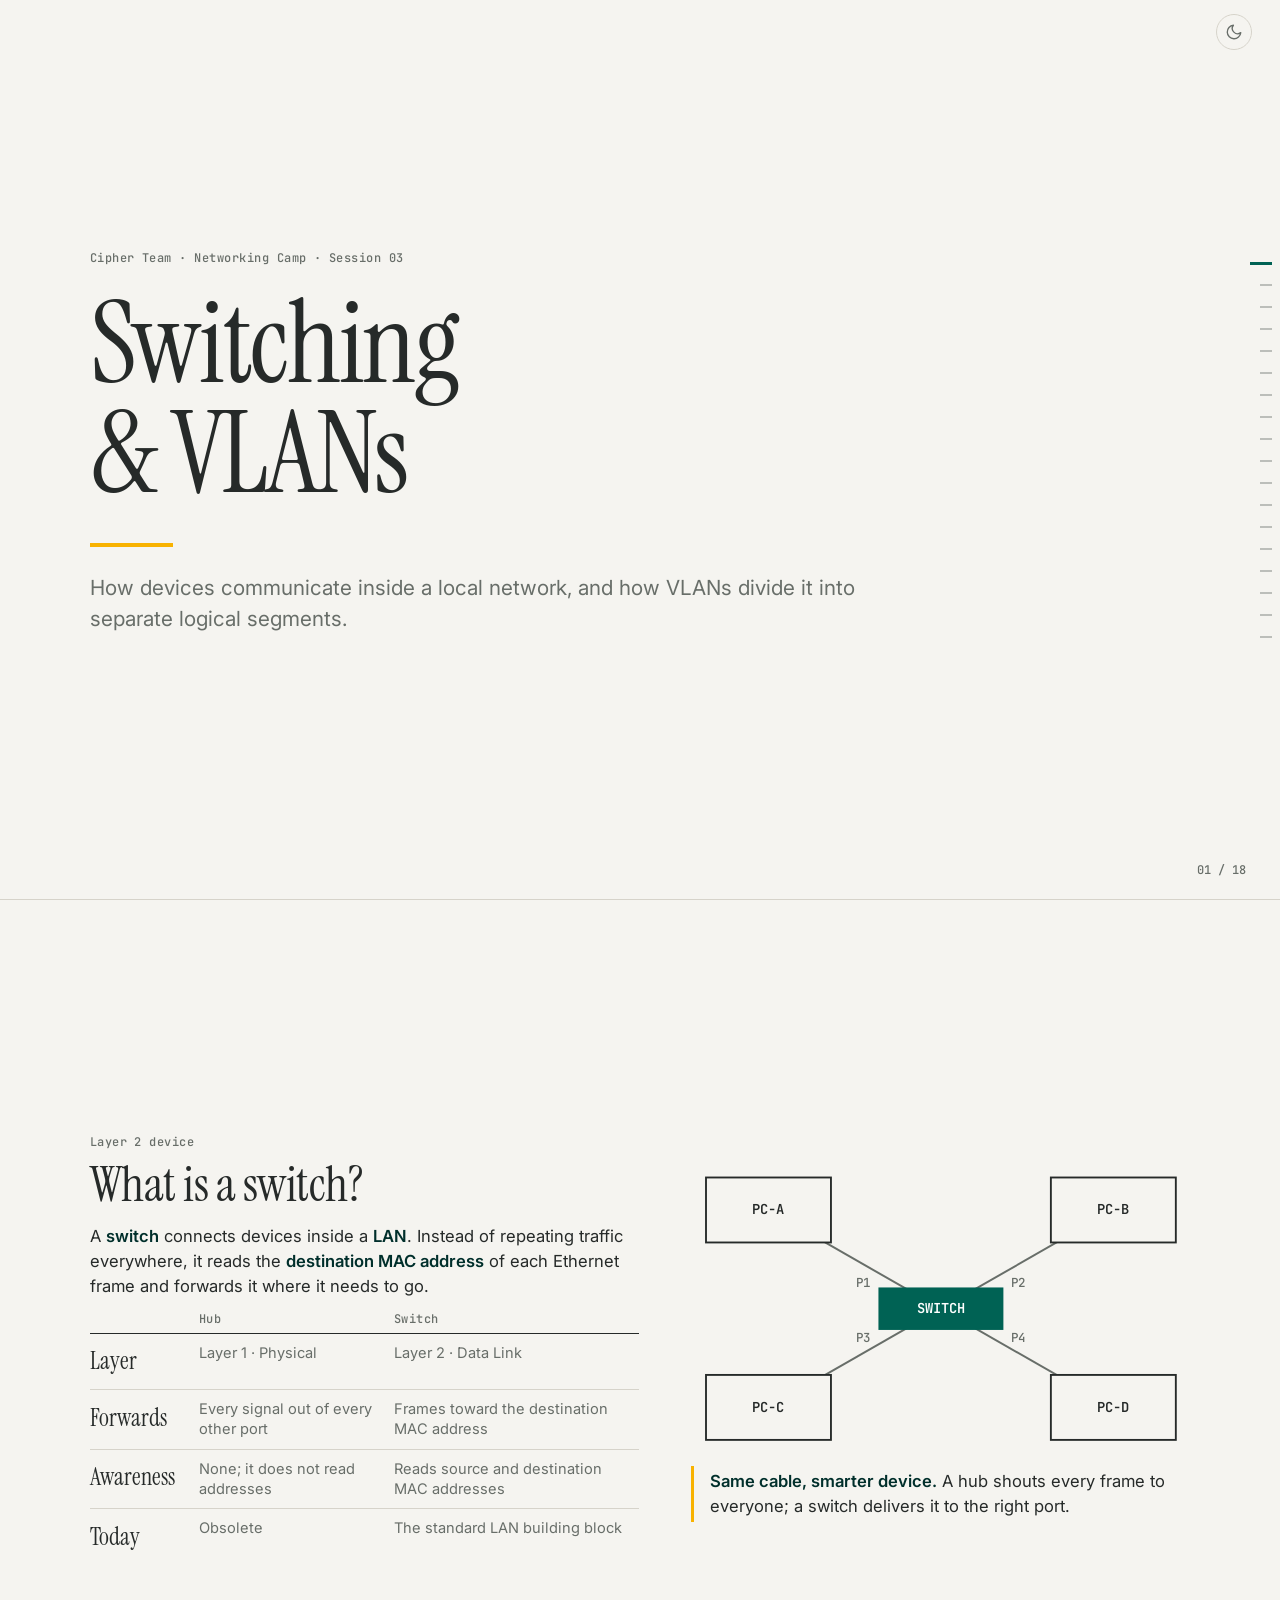
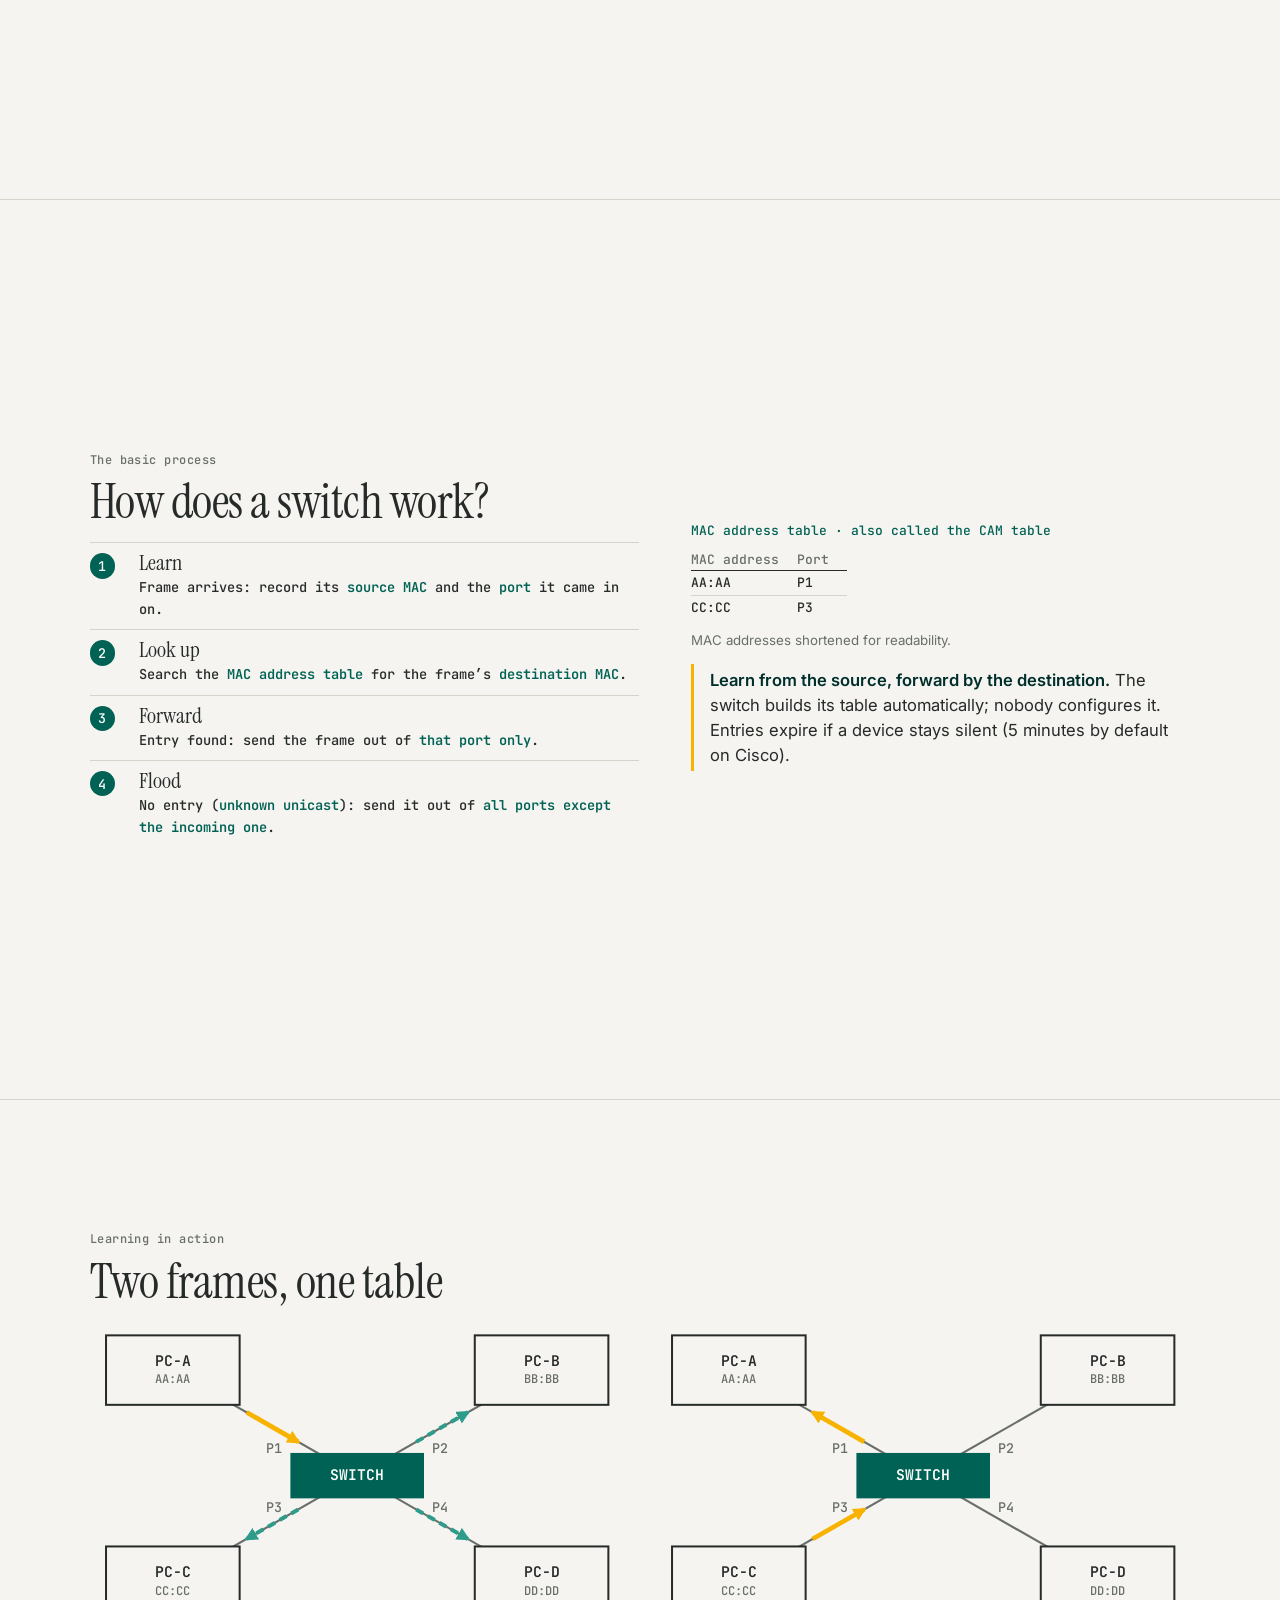
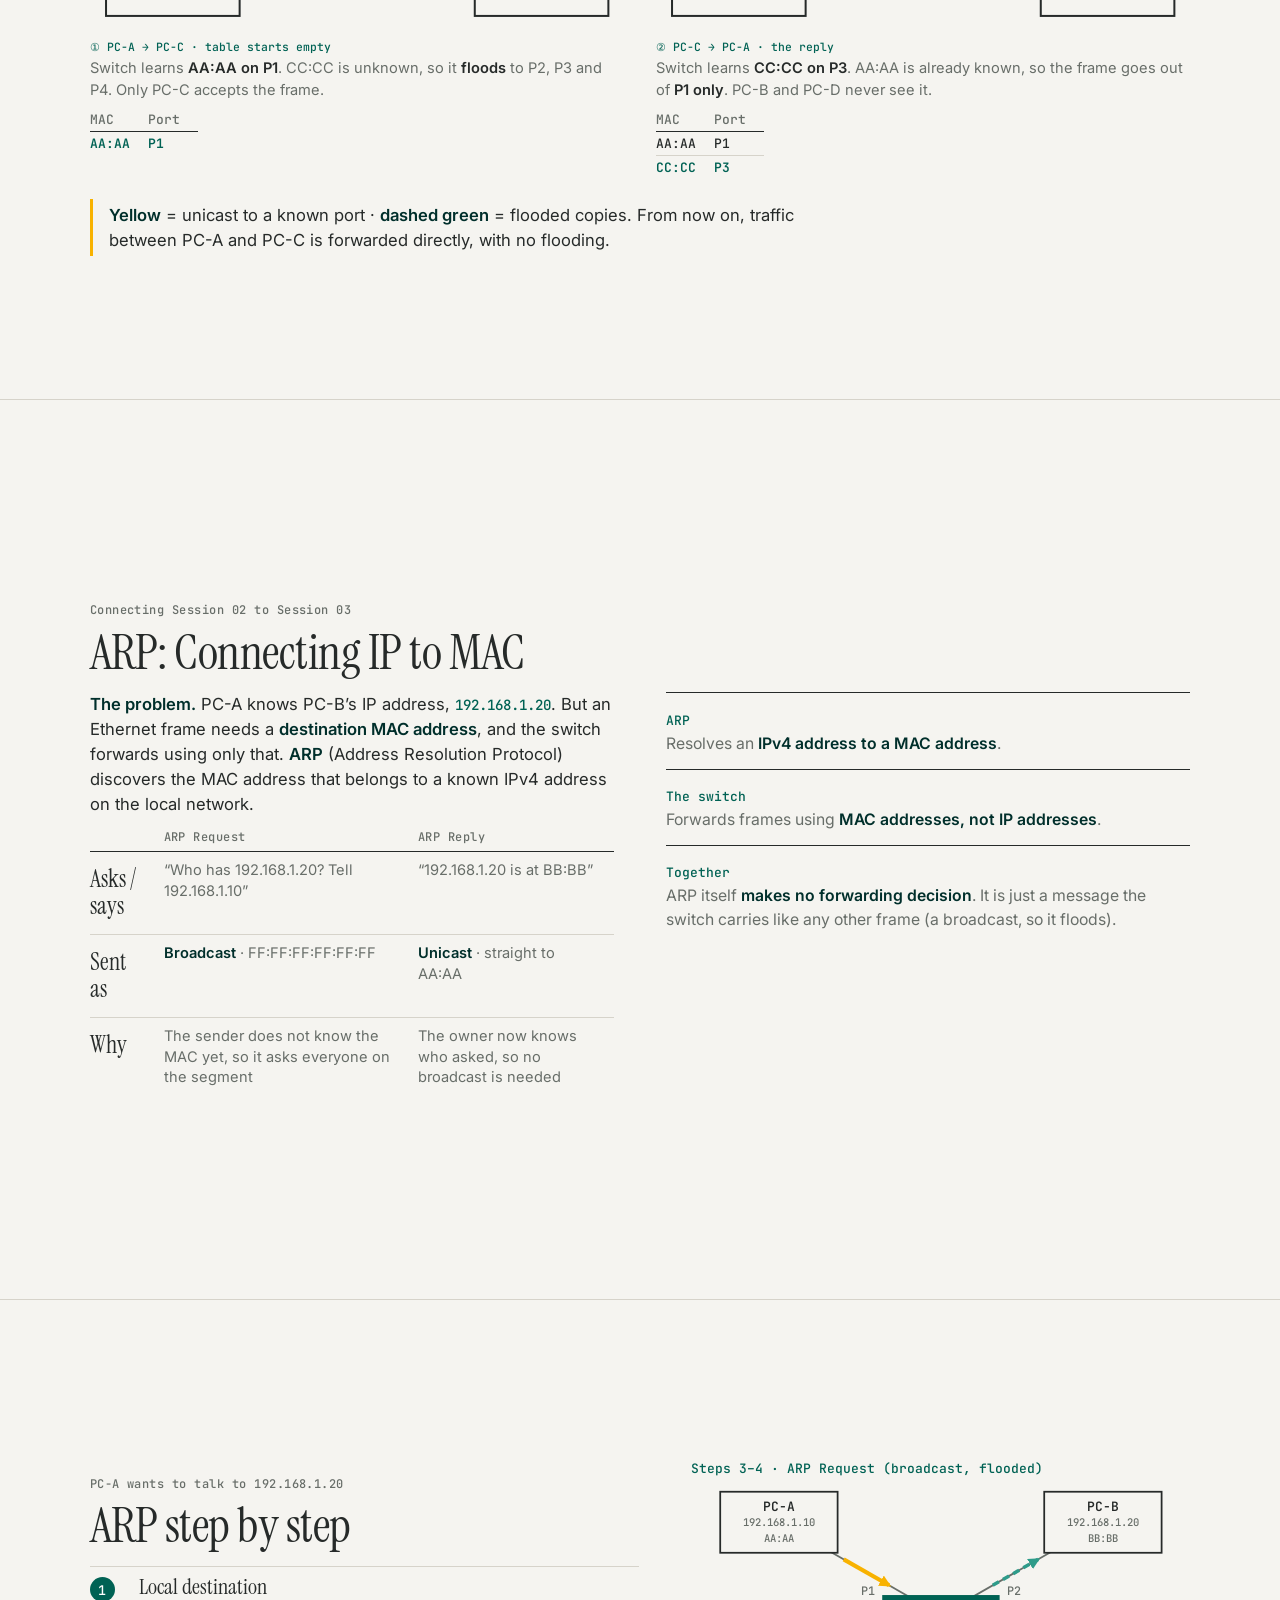
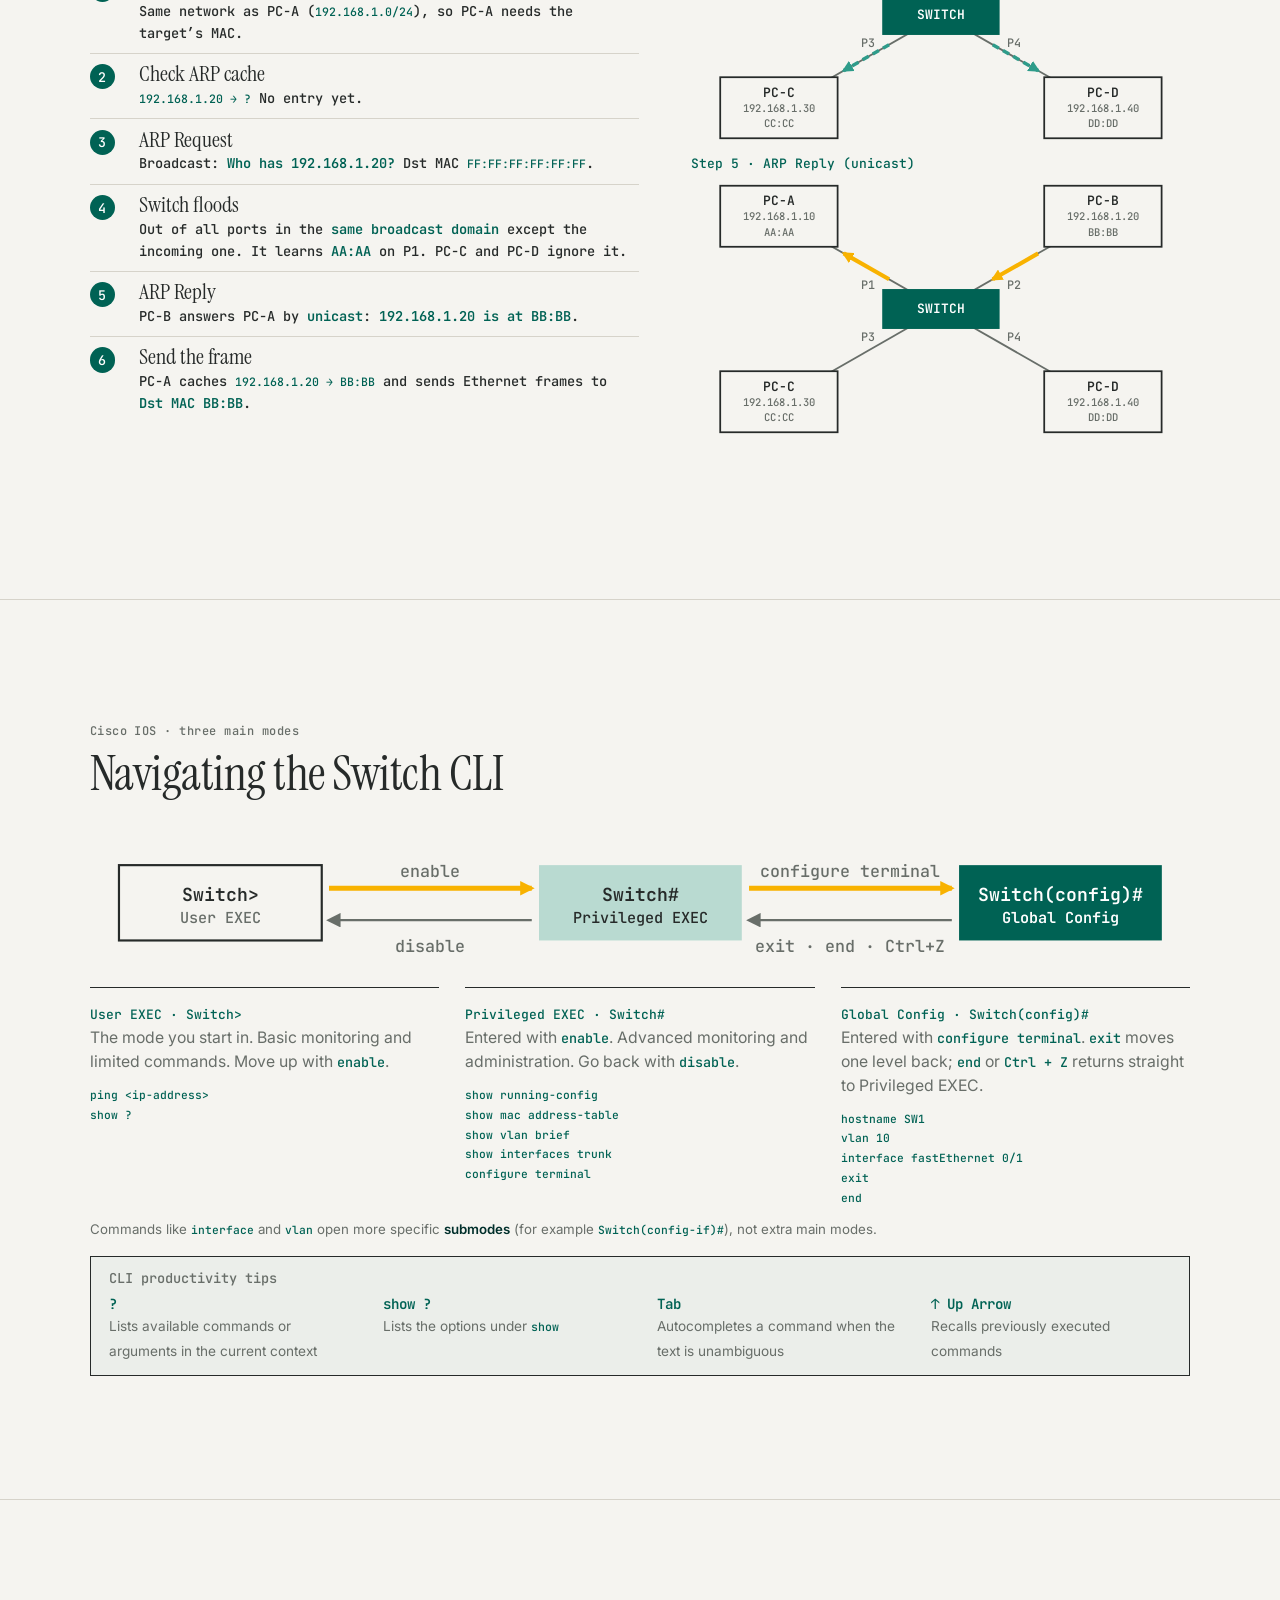
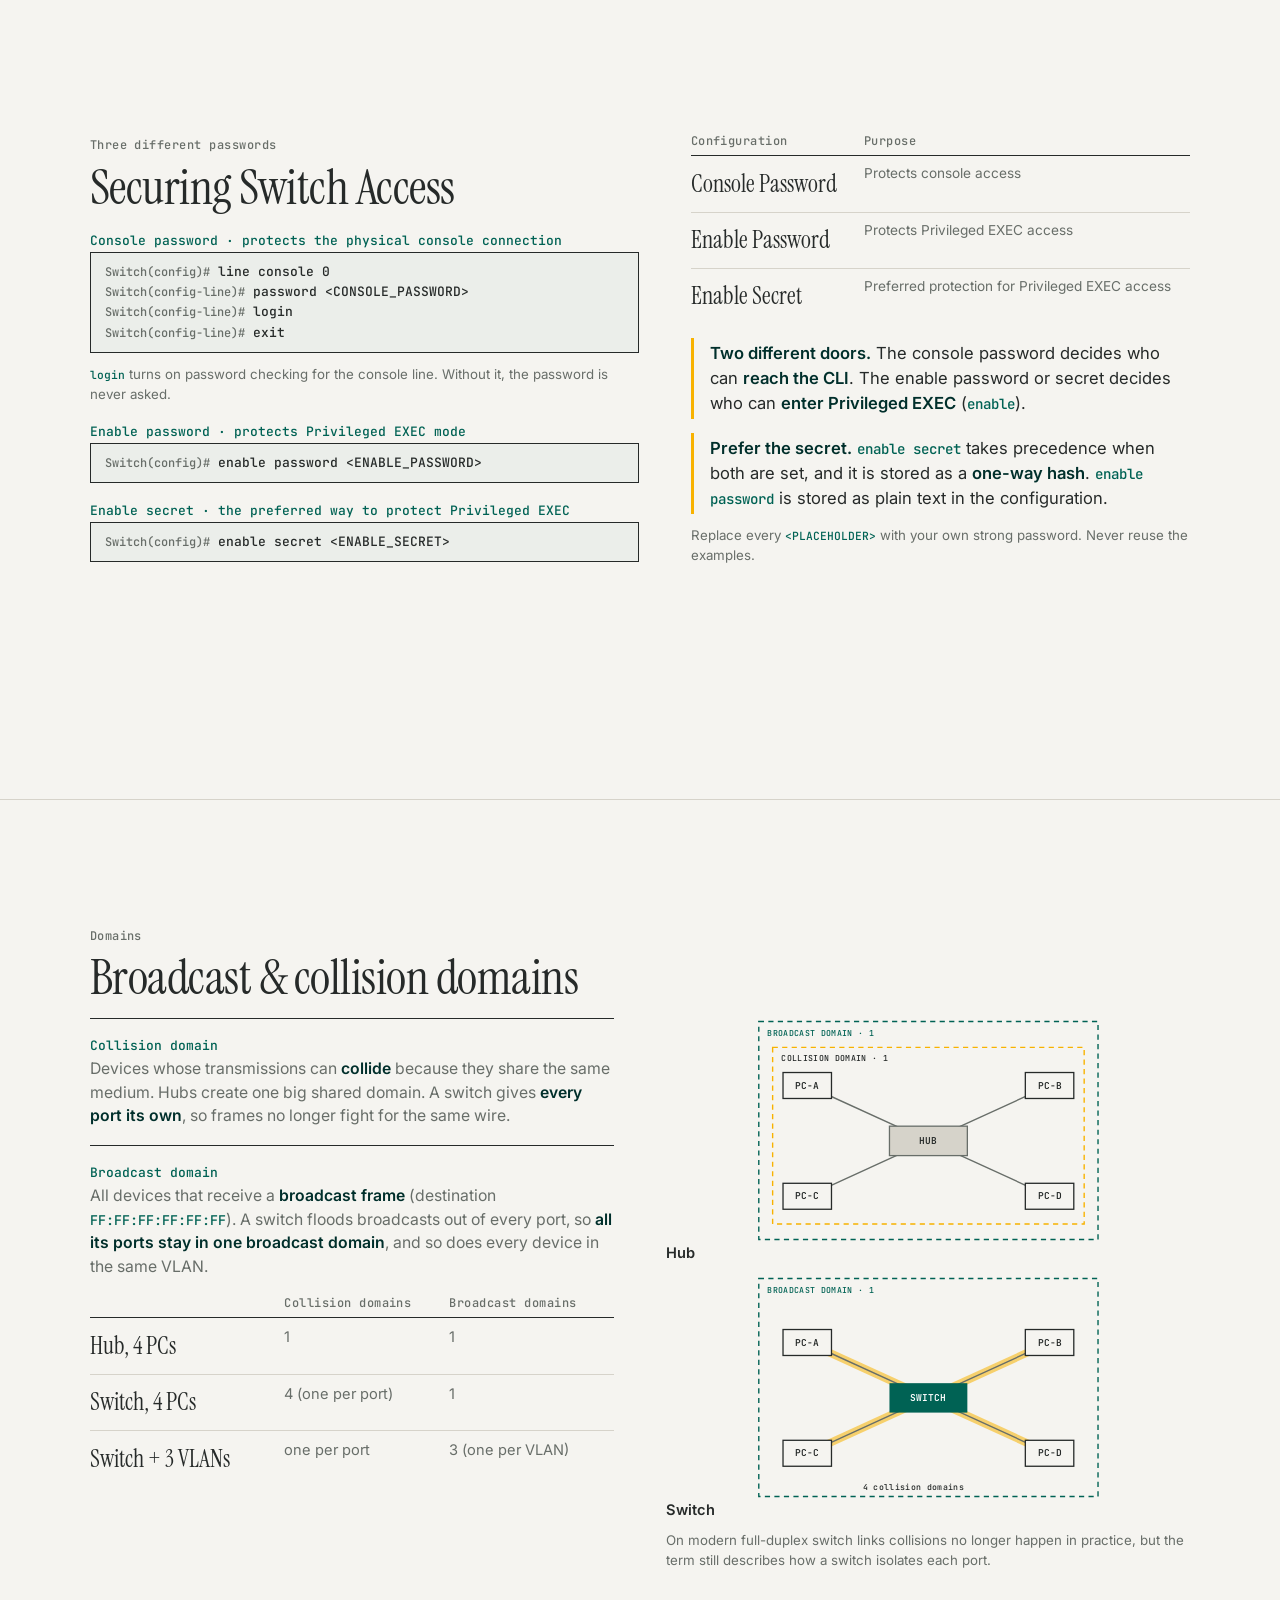
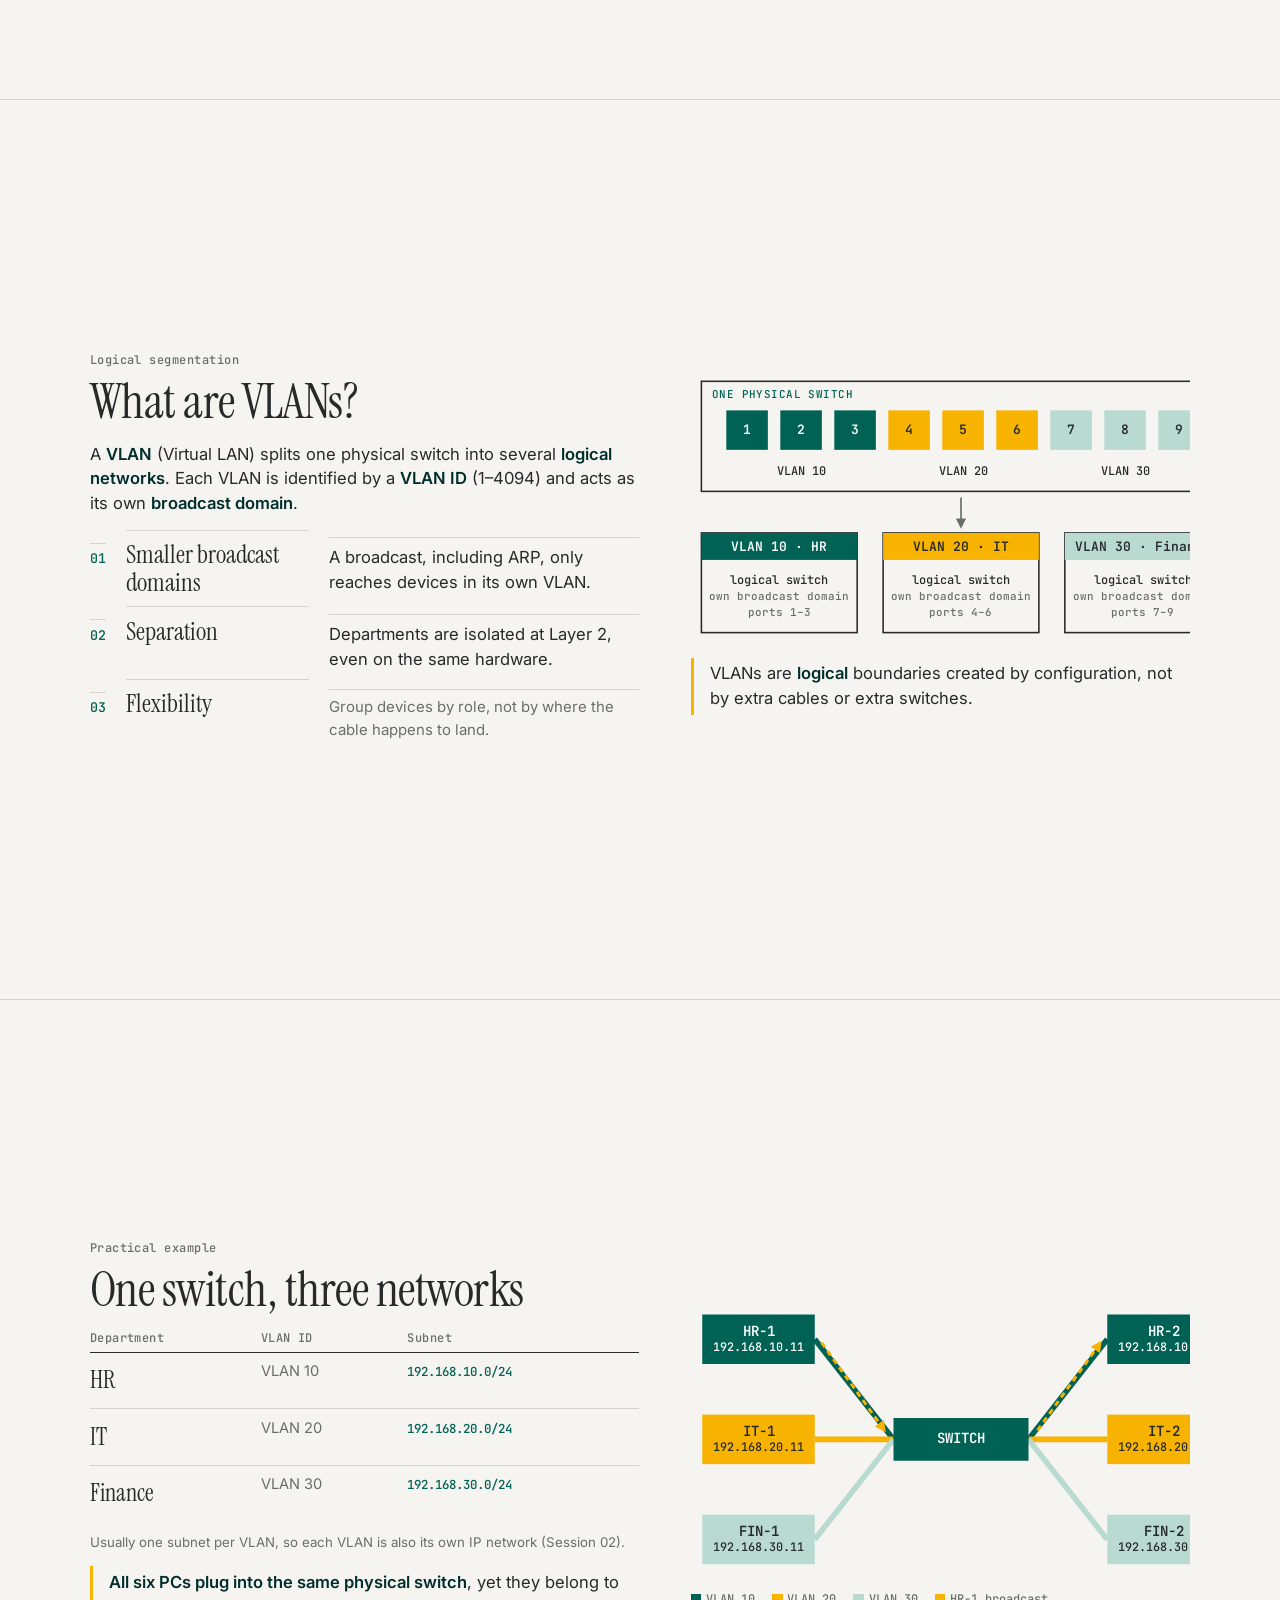
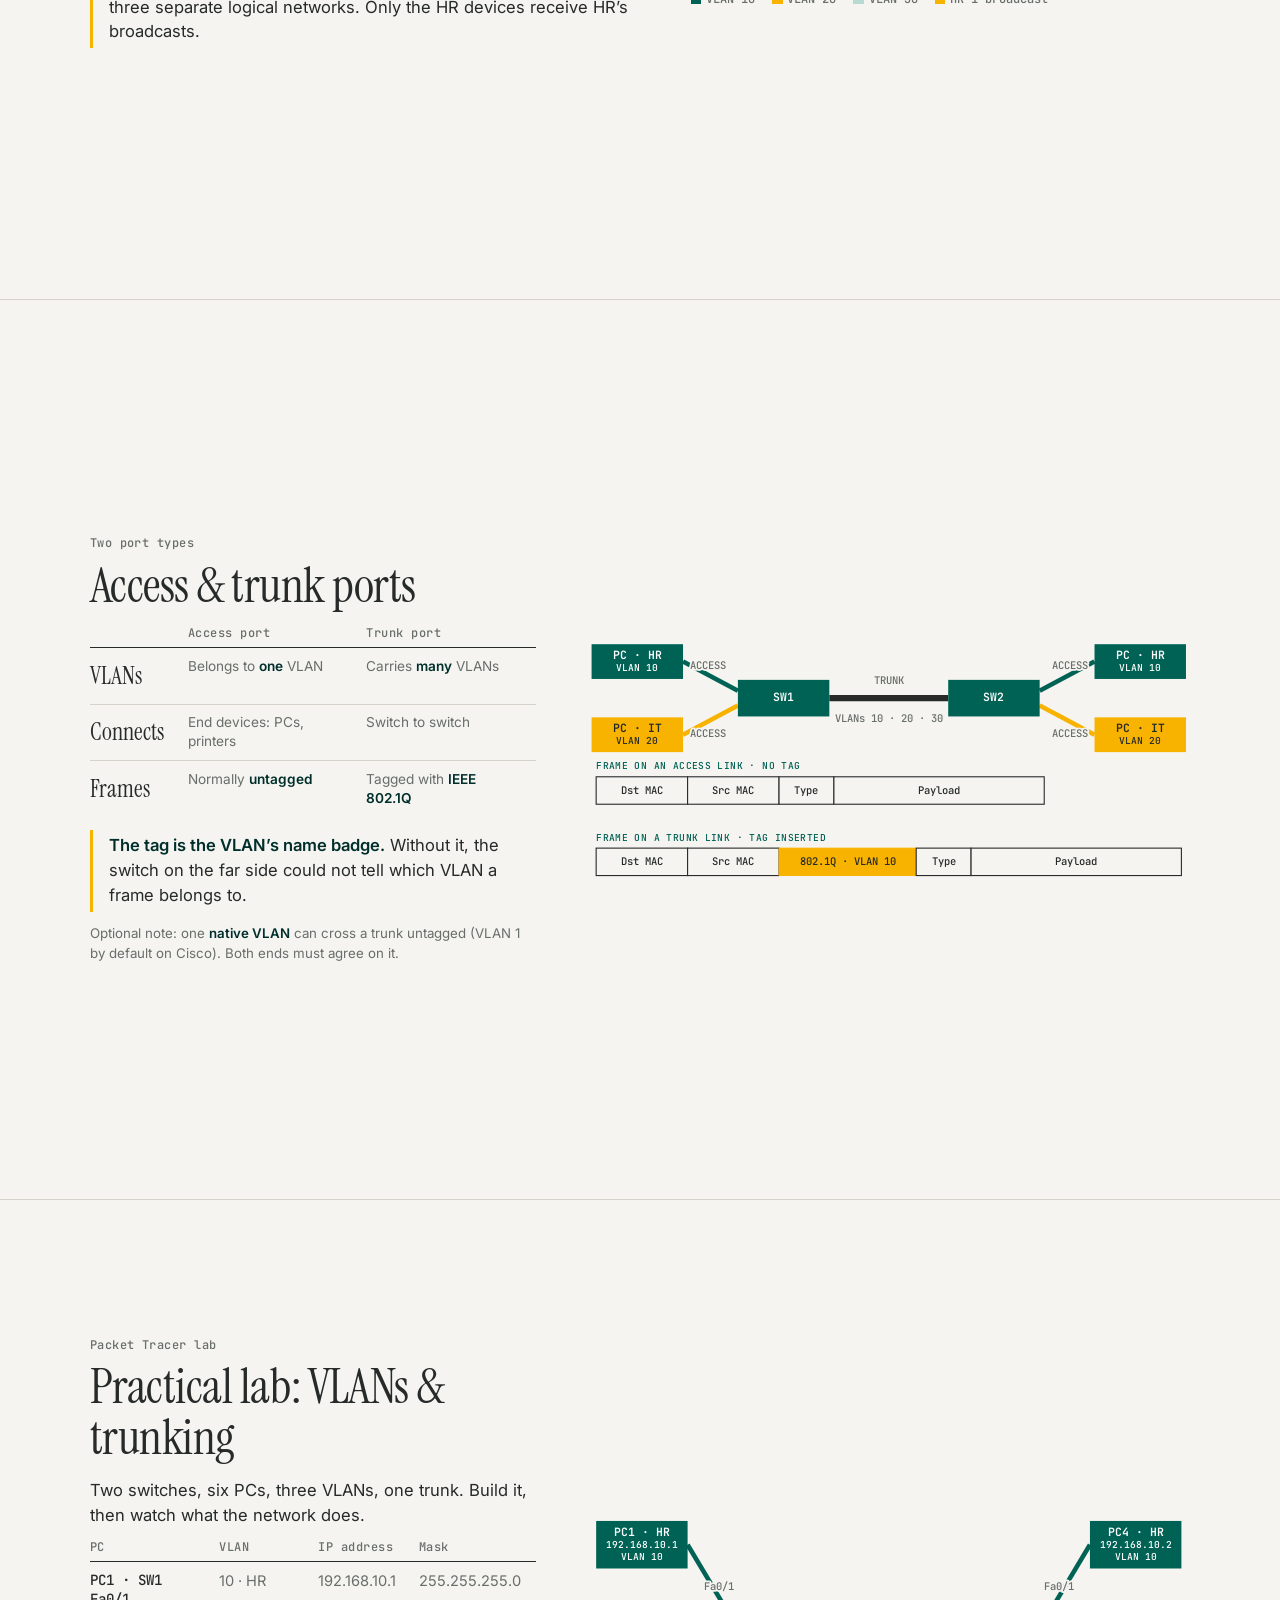
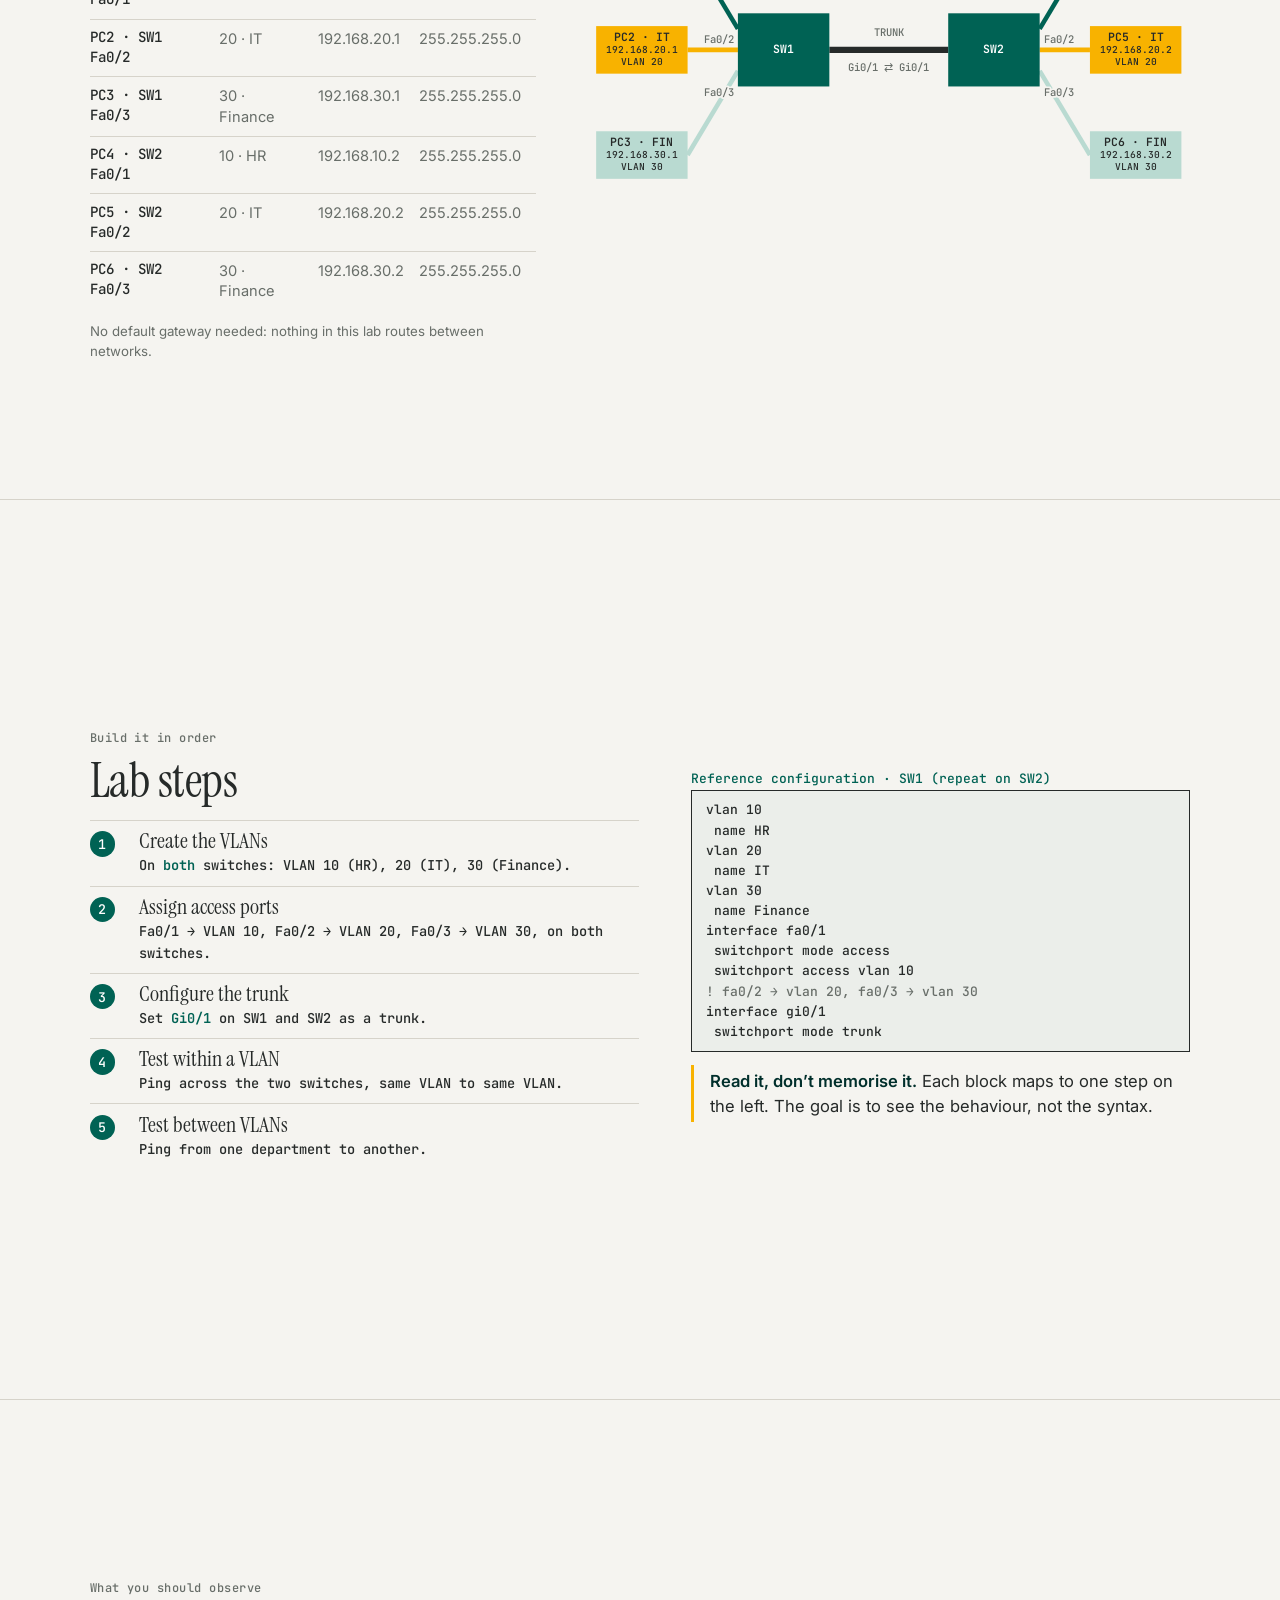
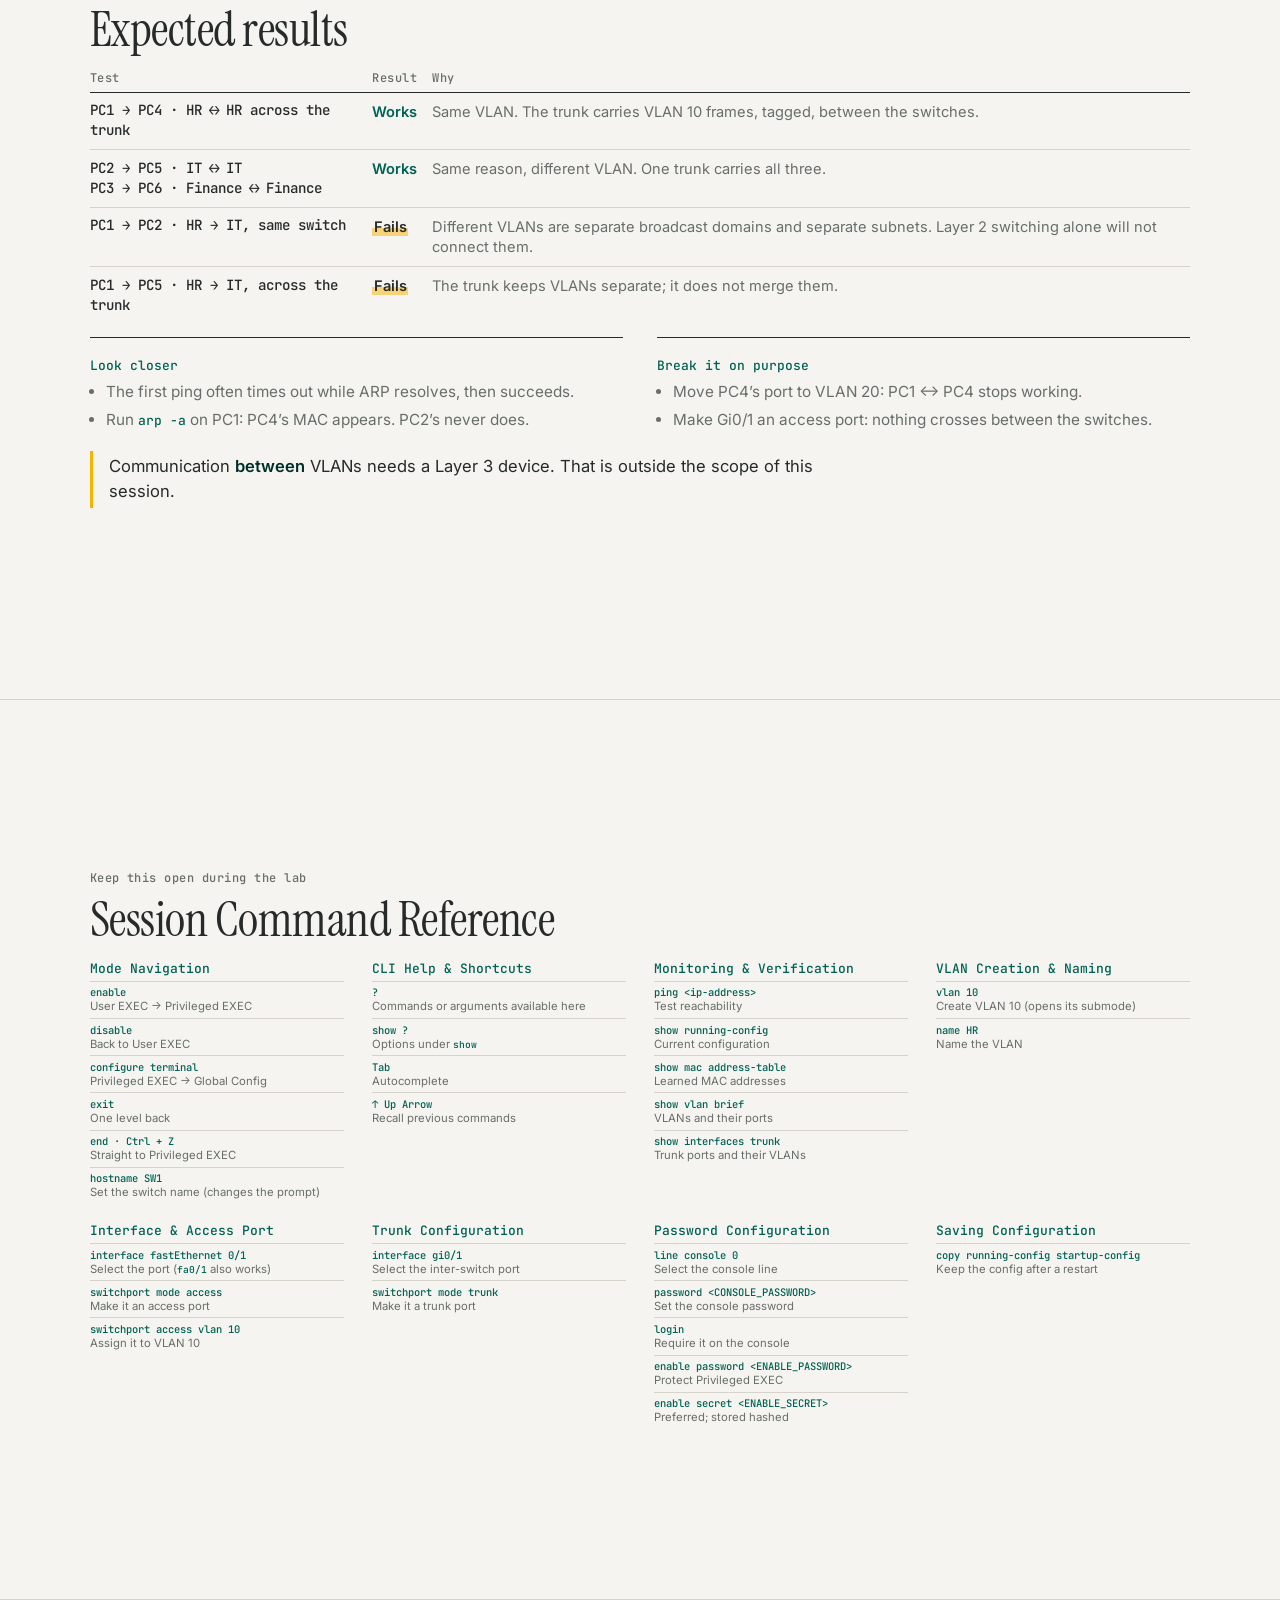
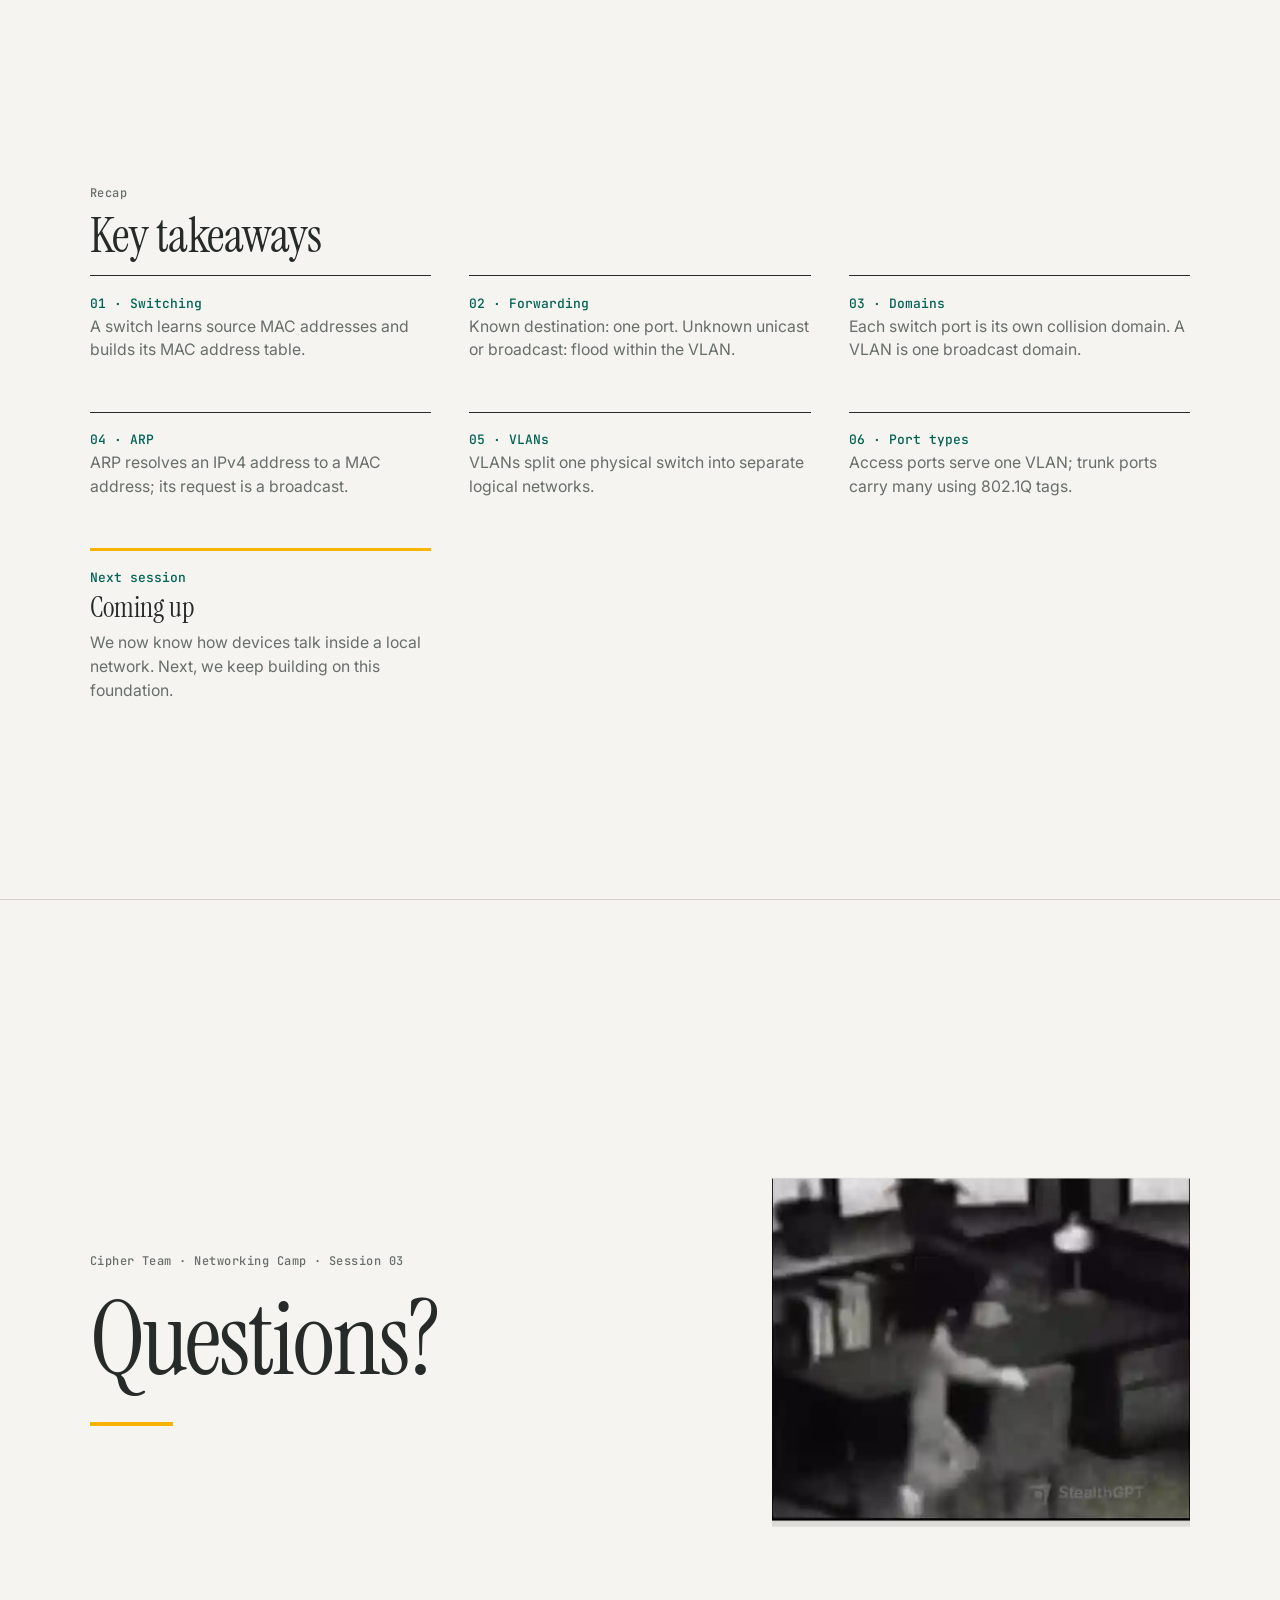
<file: sessions/session-03.html>
<!DOCTYPE html>
<html lang="en" dir="ltr">
<head>
<meta charset="utf-8">
<meta name="viewport" content="width=device-width, initial-scale=1">
<script>(function(){var t=null;try{var v=localStorage.getItem('cipher-networking-theme');if(v==='light'||v==='dark')t=v}catch(e){}if(!t){try{t=matchMedia('(prefers-color-scheme: dark)').matches?'dark':'light'}catch(e){t='light'}}document.documentElement.setAttribute('data-theme',t)})();</script>
<title>Session 03 · Switching &amp; VLANs · Cipher Team</title>
<link rel="preconnect" href="https://fonts.googleapis.com">
<link rel="preconnect" href="https://fonts.gstatic.com" crossorigin>
<link href="https://fonts.googleapis.com/css2?family=Instrument+Serif:ital@0;1&family=Inter:wght@400;500;600&family=JetBrains+Mono:wght@400;500&display=swap" rel="stylesheet">
<style>
:root{--bg:#F5F4F0;--ink:#262A29;--mute:#686E69;--line:#D6D3CA;--dark-green:#002F2B;--green:#006254;--green-light:#2E9C8A;--yellow:#F8B200;
--serif:'Instrument Serif',Georgia,'Times New Roman',serif;--sans:Inter,system-ui,-apple-system,'Segoe UI',Arial,sans-serif;--mono:'JetBrains Mono',ui-monospace,Menlo,Consolas,monospace;
color-scheme:light;--strong:#002F2B;--ph:rgba(0,98,84,.04);--sph:rgba(248,178,0,.12);--hl:rgba(248,178,0,.5);--shadow:rgba(38,42,41,.12);--on-green:#fff;--on-yellow:#262A29;
--l7:#002F2B;--l6:#006254;--l5:#2E9C8A;--l4:#F8B200;--l3:#F7D378;--l2:#B9DAD1;--l1:#D6D3CA;
--k7:#fff;--k6:#fff;--k5:#262A29;--k4:#262A29;--k3:#262A29;--k2:#262A29;--k1:#262A29}
html[data-theme="dark"]{color-scheme:dark;--bg:#171B1A;--ink:#E7E8E2;--mute:#A3AAA3;--line:#353D39;--green:#48A994;--green-light:#71C4B0;--yellow:#F8B200;
--strong:#9ADBC9;--ph:#1C2120;--sph:rgba(248,178,0,.1);--hl:rgba(248,178,0,.3);--shadow:rgba(0,0,0,.45);--on-green:#101413;--on-yellow:#262A29;
--l7:#0F4F46;--l6:#1E7A69;--l5:#48A994;--l4:#F8B200;--l3:#B88A1E;--l2:#2C5A52;--l1:#353D39;
--k7:#fff;--k6:#fff;--k5:#101413;--k4:#101413;--k3:#101413;--k2:#E7E8E2;--k1:#E7E8E2}
*{box-sizing:border-box}
html{scroll-snap-type:y proximity;scroll-behavior:smooth}
body{margin:0;background:var(--bg);color:var(--ink);font:400 clamp(15px,1.3vw,20px)/1.5 var(--sans)}
.s{min-height:100vh;min-height:100svh;scroll-snap-align:start;display:flex;align-items:center;padding:7vh 7vw;border-bottom:1px solid var(--line)}
.in{width:100%;max-width:1200px;margin:0 auto}
h1,h2,h3{font-family:var(--serif);font-weight:400;margin:0}
h2{font-size:clamp(2.2rem,4.8vw,4.2rem);line-height:1.05;margin-bottom:.45em;letter-spacing:-.01em;max-width:18em}
h3{font-size:1.7em;line-height:1.1;margin-bottom:.25em}
p{margin:0 0 .7em;max-width:38em}
.m{font:500 .72em var(--mono);color:var(--mute);letter-spacing:.04em;margin-bottom:1.2em;display:block}
.lead{font-size:1.25em;color:var(--mute)}
.hl{background:linear-gradient(transparent 58%,var(--hl) 0);padding:0 .1em}
b{font-weight:600;color:var(--strong)}
.g{display:grid;gap:3vw;grid-template-columns:repeat(auto-fit,minmax(230px,1fr));align-items:start}
.two{display:grid;gap:4vw;grid-template-columns:1.1fr 1fr;align-items:center}
@media(max-width:800px){.two{grid-template-columns:1fr}}
.c{border-top:1px solid var(--ink);padding-top:.8em}
.c p{color:var(--mute);font-size:.95em}
.c ul,.ul{margin:.3em 0 0;padding-left:1.1em;color:var(--mute);font-size:.92em}
.c li,.ul li{margin-bottom:.35em}
.t{font:500 .78em var(--mono);color:var(--green)}
.note{border-left:3px solid var(--yellow);padding:.2em 0 .2em 1em;margin-top:1.2em;max-width:44em}
svg{display:block;width:100%;height:auto}
.d line,.d path,.d rect,.d circle.r{stroke:var(--ink);stroke-width:1.6;fill:none}
.d circle{fill:var(--bg);stroke:var(--green);stroke-width:1.8}
.d circle.f{fill:var(--green)}
.d .w{stroke:var(--green-light);stroke-dasharray:4 4}
.d text{font:500 10px var(--mono);fill:var(--mute);stroke:none}
.d .y{fill:var(--yellow);stroke:none}
.st{display:grid;grid-template-columns:auto 11em 1fr;gap:0 1.2em;align-items:baseline}
.st>*{border-top:1px solid var(--line);padding:.42em 0}
.st .n{font:500 .8em var(--mono);color:var(--green)}
.st .h{font-family:var(--serif);font-size:1.5em;line-height:1.1}
.st span:last-child{color:var(--mute);font-size:.9em}
.mp{display:grid;grid-template-columns:1fr 1fr;gap:0 2em}
.mp>div{border-top:1px solid var(--line);padding:.7em 0}
.mp .a{font-family:var(--serif);font-size:1.5em}
.mp .l{color:var(--mute);font-size:.9em}
.cov h1{font-size:clamp(3.2rem,9vw,8rem);line-height:.95;letter-spacing:-.02em;margin:.2em 0 .3em}
.cov .rule{width:5em;height:4px;background:var(--yellow);margin:1.5em 0}
.end{text-align:center}.end h1{font-size:clamp(3.5rem,11vw,10rem);line-height:1}.end .rule{margin:1.2em auto}
.chips{display:flex;flex-wrap:wrap;gap:.5em;margin:.6em 0 0}.chips span{border:1px solid var(--line);padding:.15em .7em;font:500 .8em var(--mono)}
#bar{position:fixed;top:0;left:0;height:3px;width:100%;background:var(--green);transform:scaleX(0);transform-origin:0 0;z-index:9}
#n{position:fixed;right:2.2vw;bottom:2.2vh;font:500 .75rem var(--mono);color:var(--mute);z-index:9;background:var(--bg);padding:.2em .5em}
.js .rv{opacity:0;transform:translateY(14px);transition:opacity .7s ease,transform .7s ease}
.js .on .rv{opacity:1;transform:none}
.rv:nth-child(2){transition-delay:.08s}.rv:nth-child(3){transition-delay:.16s}.rv:nth-child(4){transition-delay:.24s}
:focus-visible{outline:2px solid var(--green);outline-offset:3px}
@media(prefers-reduced-motion:reduce){html{scroll-behavior:auto}.js .rv{opacity:1;transform:none;transition:none}}
code{font:500 .85em var(--mono);color:var(--green)}
.cp{padding:5vh 7vw}
.cp h2{font-size:clamp(1.9rem,3.8vw,3.2rem);margin-bottom:.3em}
.cp .m{margin-bottom:.7em}
.cp h3{font-size:1.45em}
.cp .note{margin-top:.8em}
.cmp{width:100%;border-collapse:collapse;text-align:left}
.cmp th{font:500 .72em var(--mono);color:var(--mute);letter-spacing:.04em;padding:0 1em .5em 0;border-bottom:1px solid var(--ink);font-weight:500}
.cmp td{vertical-align:top;border-top:1px solid var(--line);padding:.6em 1em .6em 0;color:var(--mute);font-size:.88em;line-height:1.4}
.cmp tbody tr:first-child td{border-top:0}
.cmp td:first-child{font:400 1.7em/1.1 var(--serif);color:var(--ink)}
.cmp-note{font-size:.8em;color:var(--mute);margin:.9em 0 0;max-width:none}
.nc .d{margin-top:1em;max-height:14vh}
.demo{margin-top:1em;border:1px solid var(--line);border-left:3px solid var(--yellow);padding:.7em 1em;max-width:none}
.demo p{margin:.3em 0 0;max-width:none}
@media(max-width:800px){
.cmp,.cmp tbody,.cmp tr,.cmp td{display:block}
.cmp thead{position:absolute;width:1px;height:1px;overflow:hidden;clip:rect(0 0 0 0);white-space:nowrap}
.cmp tr{border-top:1px solid var(--ink);padding:.6em 0 .4em}
.cmp td,.cmp tbody tr:first-child td{border:0;padding:.2em 0}
.cmp td:first-child{font-size:1.9em}
.cmp td[data-label]::before{content:attr(data-label);display:block;font:500 .78em var(--mono);color:var(--green)}
}
.fig{position:relative;margin:0;width:100%;aspect-ratio:4/3;max-height:62vh}
.fig img{display:block;width:100%;height:100%;object-fit:contain;visibility:hidden}
.fig.ok img{visibility:visible}
.fig .ph{position:absolute;inset:0;display:flex;flex-direction:column;align-items:center;justify-content:center;gap:.5em;padding:1em;text-align:center;border:1.5px dashed var(--line);background:var(--ph)}
.fig.ok .ph{display:none}
.fig .ph .pt{font:400 1.5em/1.1 var(--serif);color:var(--ink)}
.fig .ph .pp{font:500 .72em var(--mono);color:var(--green)}
.fig .bars{display:flex;flex-direction:column;gap:.35em;width:55%;margin-bottom:.4em}
.fig .bars i{display:block;height:.55em;border:1px solid var(--green-light);background:var(--bg)}
.fig .bars i:first-child{background:var(--yellow);border-color:var(--yellow)}
.qa{display:grid;grid-template-columns:1fr 38%;gap:4vw;align-items:center;text-align:left}
.end .qa h1{font-size:clamp(3rem,8vw,8rem)}
.end .qa .rule{margin:1.2em 0}
.sticker{aspect-ratio:1/1;max-height:68vh;transform:rotate(-4deg);margin:0 auto}
.sticker img{filter:drop-shadow(0 6px 0 var(--shadow))}
.sticker .ph{border-radius:50%;border:3px dashed var(--yellow);background:var(--sph)}
.sticker .ph .q{font:400 clamp(5rem,12vw,10rem)/1 var(--serif);color:var(--yellow)}
@media(max-width:800px){.qa{grid-template-columns:1fr;justify-items:center;text-align:center;gap:6vh}.end .qa .rule{margin:1.2em auto}.sticker{width:min(70vw,320px)}}
.dg text{stroke:none;fill:var(--ink)}
.dg .nm{font:400 24px var(--serif)}.dg .ns{font:400 19px var(--serif)}
.dg .xo,.dg .pr{font:500 13px var(--mono)}
.dg .num{font:500 14px var(--mono)}
.dg .hd{font:500 12px var(--mono);fill:var(--mute)}
.dg rect{stroke:none}
.dg .l7{fill:var(--l7)}.dg .l6{fill:var(--l6)}.dg .l5{fill:var(--l5)}.dg .l4{fill:var(--l4)}.dg .l3{fill:var(--l3)}.dg .l2{fill:var(--l2)}.dg .l1{fill:var(--l1)}
.dg .k7{fill:var(--k7)}.dg .k6{fill:var(--k6)}.dg .k5{fill:var(--k5)}.dg .k4{fill:var(--k4)}.dg .k3{fill:var(--k3)}.dg .k2{fill:var(--k2)}.dg .k1{fill:var(--k1)}
.dg .cn{stroke:var(--mute);stroke-width:1.4;fill:none}
@media(max-width:600px){.dg .xo{display:none}}
#tg{position:fixed;top:14px;right:max(14px,2.2vw);width:36px;height:36px;padding:0;border-radius:50%;border:1px solid var(--line);background:var(--bg);color:var(--mute);display:flex;align-items:center;justify-content:center;cursor:pointer;z-index:10}
#tg:hover{color:var(--ink);border-color:var(--mute)}
#tg svg{width:18px;height:18px;fill:none;stroke:currentColor;stroke-width:1.8;stroke-linecap:round;stroke-linejoin:round}
html[data-theme="dark"] #tg .moon,html:not([data-theme="dark"]) #tg .sun{display:none}
#nv{position:fixed;right:max(4px,.6vw);top:50%;transform:translateY(-50%);z-index:9;display:flex;flex-direction:column;align-items:flex-end}
#nv button{appearance:none;border:0;background:none;padding:0;margin:0;position:relative;display:flex;align-items:center;justify-content:flex-end;width:34px;height:22px;height:clamp(8px,calc((100vh - 100px)/var(--nc,19)),22px);height:clamp(8px,calc((100svh - 100px)/var(--nc,19)),22px);cursor:pointer;color:var(--ink)}
#nv .bar{display:block;width:12px;height:2px;background:var(--mute);opacity:.4;transition:width .2s,opacity .2s,background .2s}
#nv button:hover .bar,#nv button:focus-visible .bar{width:20px;opacity:.9}
#nv button[aria-current="true"] .bar{width:22px;height:3px;background:var(--green);opacity:1}
#nv button:focus-visible{outline:2px solid var(--green);outline-offset:-2px}
#nv .tip{position:absolute;right:calc(100% + 2px);top:50%;transform:translateY(-50%);white-space:nowrap;max-width:min(20em,60vw);overflow:hidden;text-overflow:ellipsis;font:500 .68rem/1.4 var(--mono);color:var(--ink);background:var(--bg);border:1px solid var(--line);padding:.25em .6em;opacity:0;pointer-events:none;transition:opacity .15s}
#nv button:hover .tip,#nv button:focus-visible .tip{opacity:1}
@media(max-width:700px){#nv button{width:26px}#nv .bar{width:8px}#nv button:hover .bar,#nv button:focus-visible .bar{width:14px}#nv button[aria-current="true"] .bar{width:16px}#tg{width:34px;height:34px}}
@media(prefers-reduced-motion:reduce){#nv .bar,#nv .tip{transition:none}}
@media(max-width:700px){.st{grid-template-columns:auto 1fr}.st span:last-child{grid-column:1/-1}.mp{grid-template-columns:1fr}}

/* ===== Session 02 additions ===== */
.dg .mv{font:500 20px var(--mono)}.dg .ml{font:500 12px var(--mono);letter-spacing:.04em}
.cmp.mac td:first-child{font-size:1.45em}
.blk{border-top:1px solid var(--ink);padding:.7em 0 .9em}.blk.focus{border-top:3px solid var(--yellow)}
.addr{font:500 clamp(1.05rem,2vw,1.6rem) var(--mono);color:var(--ink);margin:.25em 0 .55em;overflow-wrap:anywhere}
.szb{height:1.7em;background:var(--green);color:var(--on-green);font:500 .72em var(--mono);display:flex;align-items:center;padding:0 .8em;white-space:nowrap}
.szb.s32{width:25%;min-width:7em}.szb.s128{width:100%}
.q{font-size:clamp(1.9rem,3.8vw,3.2rem)}
.pvw{overflow-x:auto}
.pv{font-size:1.15em;display:grid;grid-template-columns:3.4em repeat(8,minmax(1.6em,1fr)) 6.4em;gap:.3em;align-items:center;min-width:25em}
.pv>*{text-align:center}
.pv .pvh{font:500 .68em var(--mono);color:var(--mute);padding-bottom:.3em;border-bottom:1px solid var(--ink)}
.pv .dec{font:400 1.7em/1 var(--serif);text-align:left}
.pv .bt{border:1px solid var(--line);padding:.3em 0;font:500 .95em var(--mono);color:var(--mute)}
.pv .bt.one,.ob i.one{background:var(--green);border-color:var(--green);color:var(--on-green)}
.pv .sum{font:500 .7em var(--mono);color:var(--green);text-align:left}
.oct{display:flex;flex-wrap:wrap;gap:1em 1.4em;margin-top:.5em}
.og{flex:1 1 220px}
.og .od{font:400 2.2em/1 var(--serif);margin-bottom:.15em}.og .od em{font-style:normal;color:var(--mute)}
.og .ob{display:grid;grid-template-columns:repeat(8,1fr);gap:2px}
.og .ob i{font-style:normal;text-align:center;padding:.45em 0;border:1px solid var(--line);font:500 1.05em var(--mono);color:var(--mute)}
.og .ol{font:500 .68em var(--mono);color:var(--green);margin-top:.35em}
.cmp.cls td:not(:first-child){font:500 .95em var(--mono);color:var(--ink)}
.cmp.cls tr.dim td:not(:first-child),.cmp.cls tr.dim td:first-child{color:var(--mute)}
.ms{display:grid;grid-template-columns:9em repeat(4,1fr);gap:.2em .6em;align-items:center;margin:.3em 0 .4em}
.ms .lb{font:500 .72em var(--mono);color:var(--mute);letter-spacing:.04em}
.ms .v{position:relative;text-align:center;font:500 1.5em var(--mono);padding:.25em 0}
.ms .v i{position:absolute;right:-.45em;bottom:.25em;font-style:normal;color:var(--mute)}
.ms .bn{text-align:center;font:500 1.05em var(--mono);padding:.55em 0;letter-spacing:.04em}
.ms .net{background:var(--green);color:var(--on-green)}.ms .hst{background:var(--yellow);color:var(--on-yellow)}
.ms .br{border-top:4px solid var(--green);padding-top:.35em;text-align:center;font:500 .8em var(--mono);color:var(--green);grid-column:span 3}
.ms .br.h{border-top-color:var(--yellow);color:var(--ink);grid-column:span 1}
.ms .sep{grid-column:1/-1;border-top:1px solid var(--line);height:0}
.key{display:inline-block;width:.9em;height:.9em;vertical-align:-.1em;margin-right:.4em}
@media(max-width:700px){.ms{grid-template-columns:4.2em repeat(4,1fr);gap:.2em .35em}.ms .bn{font-size:.55em;padding:.7em 0;letter-spacing:0}.ms .v{font-size:1.1em}.ms .br{font-size:.62em}.pv .sum{display:none}.pv{grid-template-columns:3em repeat(8,1fr);min-width:0;font-size:1em}.ms{min-width:0!important}}

/* ===== Session 02: slides 07-09 ===== */
.nw{border-top:3px solid var(--green);padding-top:.8em}.nw.diff{border-top-color:var(--yellow)}
.dv{display:grid;grid-template-columns:1fr 1fr;gap:.9em 1.4em;margin:.8em 0}
.dv .lb{font:500 .68em var(--mono);color:var(--mute);letter-spacing:.04em}
.dv .ip{font:500 clamp(1rem,1.7vw,1.35rem) var(--mono);white-space:nowrap}
.dv .mk{font:500 .8em var(--mono);color:var(--mute)}
.np{background:var(--green);color:var(--on-green);padding:.05em .25em}.np .df{background:var(--yellow);color:var(--on-yellow);padding:0 .15em}
.hp{color:var(--mute);padding:.05em .25em}
.na{font:500 clamp(1rem,1.7vw,1.35rem) var(--mono);border:1.5px solid var(--green);padding:.4em .6em;display:inline-block}.na.y{border-color:var(--yellow)}
.vd{margin-top:.6em;padding:.6em .9em;font:500 .85em var(--mono);background:var(--green);color:var(--on-green)}.vd.y{background:var(--yellow);color:var(--on-yellow)}
.pc{font:500 .8em var(--mono);color:var(--ink);margin-top:.6em;display:flex;flex-wrap:wrap;gap:.2em 1.2em}.pc b{color:var(--green)}
.fig.sc{aspect-ratio:16/10;max-height:44vh}
.tr{font:400 clamp(1.2rem,2vw,1.6rem)/1.25 var(--serif);border-left:3px solid var(--yellow);padding-left:.9em;margin-top:.6em}

/* ===== Session 02: slides 10-12 ===== */
sup{font-size:.65em;line-height:0}
.brow{display:flex;align-items:center;gap:1em;margin:.35em 0}
.brow .bl{flex:0 0 3.2em;font:500 .85em var(--mono);color:var(--mute)}
.brow .bq{flex:1;display:grid;grid-template-columns:repeat(4,1fr);gap:.6em}
.brow .bv{flex:0 0 12em;font:500 .8em/1.45 var(--mono);color:var(--ink)}.brow .bv span{color:var(--mute)}
.brow.sm .bl,.brow.sm .bv{display:none}.brow.sm{overflow-x:auto}.brow.sm .bq{min-width:30em}
.oc{display:grid;grid-template-columns:repeat(8,1fr);gap:2px}
.oc i{font-style:normal;text-align:center;padding:.18em 0;border:1px solid var(--line);font:500 .8em var(--mono);color:var(--mute)}
.oc i.n{background:var(--green);border-color:var(--green);color:var(--on-green)}
.oc i.b{background:var(--yellow);border-color:var(--yellow);color:var(--on-yellow)}
.lg{display:flex;flex-wrap:wrap;gap:.3em 1.4em;font:500 .72em var(--mono);color:var(--mute);margin-top:.4em}
.bo{font:500 .75em var(--mono);color:var(--ink);margin:.2em 0 .2em 4.3em}.bo b{background:var(--hl);color:var(--ink);padding:.05em .4em}
.fm{font:500 1.35em/1.2 var(--mono);color:var(--ink);margin:.05em 0 .15em}
.sp{display:grid;grid-template-columns:2.2em 1fr;gap:0 .8em;padding:.5em 0;border-top:1px solid var(--line)}
.sp>div:last-child,.two>div{min-width:0}
.sp .sn{font:500 .8em var(--mono);color:var(--on-green);background:var(--green);width:1.9em;height:1.9em;display:flex;align-items:center;justify-content:center;border-radius:50%;margin-top:.15em}
.sp .sh{font:400 1.3em/1.2 var(--serif);color:var(--ink)}
.sp .mo{font:500 .82em/1.6 var(--mono);color:var(--ink)}.sp .mo b{color:var(--green)}
.as{display:grid}
.ab{position:relative;display:grid;grid-template-columns:5.8em 1fr;border:1px solid var(--line)}
.ab+.ab{border-top:4px solid var(--yellow)}
.ab .ar{display:flex;flex-direction:column;justify-content:center;align-items:center;padding:.5em;font:500 .8em/1.4 var(--mono);text-align:center;background:var(--green);color:var(--on-green)}
.ab:nth-child(even) .ar{background:var(--green-light)}
.ab .ad{padding:.55em .9em;display:grid;grid-template-columns:6em 1fr;gap:.1em .6em;align-items:baseline}
.ad .k{font:500 .66em var(--mono);color:var(--mute);letter-spacing:.04em}
.ad .v{font:500 .88em var(--mono);color:var(--ink);white-space:nowrap}
.ad .tt{grid-column:1/-1;font:400 1.3em/1.2 var(--serif);color:var(--ink)}
.ab.bd::before{content:attr(data-b);position:absolute;top:-1.05em;right:.8em;background:var(--yellow);color:var(--on-yellow);font:500 .62em var(--mono);padding:.1em .6em}
@media(max-width:700px){.ab{grid-template-columns:4.6em 1fr}.ab .ad{grid-template-columns:1fr}.ad .v{font-size:.8em;white-space:normal}}

/* ===== Session 02: slides 13-15 ===== */
.cfg{border:1.5px solid var(--ink);margin:.4em 0 1em}
.cfg .ch{display:flex;justify-content:space-between;padding:.5em 1em;border-bottom:1.5px solid var(--ink);font:500 .72em var(--mono);color:var(--mute);letter-spacing:.05em;text-transform:uppercase}
.cfg .cr{display:grid;grid-template-columns:15em 13em 1fr;gap:.3em 1.4em;align-items:center;padding:.65em 1em;border-top:1px solid var(--line)}
.cfg .ch+.cr{border-top:0}
.cfg .cn{font:400 1.35em/1.1 var(--serif);color:var(--ink)}
.cfg .cv{font:500 1.05em var(--mono);color:var(--ink);background:var(--ph);border-left:3px solid var(--green);padding:.35em .7em;white-space:nowrap}
.cfg .cr.nw2 .cv{border-left-color:var(--yellow);background:var(--sph)}
.cfg .cd{font-size:.9em;color:var(--mute)}.cfg .cd b{color:var(--ink)}
.cfg .tg{font:500 .62em var(--mono);letter-spacing:.05em;text-transform:uppercase;border:1px solid var(--line);padding:.1em .5em;margin-left:.6em;vertical-align:.25em;color:var(--mute)}
.cfg .cr.nw2 .tg{background:var(--yellow);border-color:var(--yellow);color:var(--on-yellow)}
.pr{display:grid;grid-template-columns:5.5em 1fr;gap:.2em .8em;margin-top:.4em;font-size:.92em}
.pr .k{font:500 .75em var(--mono);color:var(--green);letter-spacing:.04em;padding-top:.25em}
.nx{border-top:3px solid var(--yellow)!important}.nx .nm2{font:400 1.7em/1.1 var(--serif);color:var(--ink);margin:.1em 0 .3em}
@media(max-width:800px){.cfg .cr{grid-template-columns:1fr}.cfg .cv{white-space:normal}}

/* ===== Session 03 additions ===== */
.nd text{font:500 10px var(--mono);fill:var(--ink);stroke:none;text-anchor:middle}
.nd .nm{font-size:11px;font-weight:600}.nd .sm{font-size:9px;fill:var(--mute)}
.nd .lb{fill:var(--mute);paint-order:stroke;stroke:var(--bg);stroke-width:4px;stroke-linejoin:round}
.nd .pb{fill:var(--bg);stroke:var(--ink);stroke-width:1.5}
.nd .sw{fill:var(--green);stroke:none}.nd .ts{fill:var(--on-green);font-weight:600}
.nd .hub{fill:var(--l1);stroke:var(--mute);stroke-width:1.5}
.nd .a6{fill:var(--l6);stroke:none}.nd .a4{fill:var(--l4);stroke:none}.nd .a2{fill:var(--l2);stroke:none}
.nd .t6,.nd .t6.sm{fill:var(--k6)}.nd .t4,.nd .t4.sm{fill:var(--k4)}.nd .t2,.nd .t2.sm{fill:var(--k2)}
.nd .ln{stroke:var(--mute);stroke-width:1.6;fill:none}
.nd .s6{stroke:var(--l6);stroke-width:5;fill:none}.nd .s4{stroke:var(--l4);stroke-width:5;fill:none}.nd .s2{stroke:var(--l2);stroke-width:5;fill:none}
.nd .u{stroke:var(--yellow);stroke-width:3.5;fill:none}
.nd .f{stroke:var(--green-light);stroke-width:3;stroke-dasharray:6 4;fill:none}
.nd .bc{stroke:var(--yellow);stroke-width:2.6;stroke-dasharray:5 4;fill:none}
.nd .ay{fill:var(--yellow);stroke:none}.nd .ag{fill:var(--green-light);stroke:none}.nd .ak{fill:var(--mute);stroke:none}
.nd .tk{stroke:var(--ink);stroke-width:7;fill:none}
.nd .dz{fill:none;stroke-width:1.6;stroke-dasharray:6 5}.nd .dzg{stroke:var(--green)}.nd .dzy{stroke:var(--yellow)}
.nd .cl{stroke:var(--yellow);stroke-width:9;opacity:.55;fill:none}
.nd .fr{fill:var(--bg);stroke:var(--ink);stroke-width:1.2}.nd .fy{fill:var(--yellow);stroke:var(--yellow)}.nd .fy+text{fill:var(--on-yellow)}
.nd .gl{fill:var(--green);font-size:9.5px;letter-spacing:.04em}.nd .yl{fill:var(--ink);font-size:9.5px;letter-spacing:.04em}
.nd .al{text-anchor:start}
.nd.wide text{font-size:11.5px}.nd.wide .nm{font-size:12.5px}.nd.wide .sm{font-size:10.5px}.nd.wide .gl,.nd.wide .yl{font-size:10.5px}
.two.wr,.stc.wr{grid-template-columns:.85fr 1.15fr}@media(max-width:800px){.two.wr,.stc.wr{grid-template-columns:1fr}}
.sv{overflow-x:auto}.sv .wide{min-width:540px}
.pn{display:grid;grid-template-columns:repeat(auto-fit,minmax(310px,1fr));gap:2.5vw;align-items:start}
.pn figure{margin:0}.pn figcaption{margin-top:.5em;font-size:.88em;color:var(--mute)}.pn figcaption b{color:var(--ink)}
.mt{border-collapse:collapse;font:500 .78em var(--mono);margin:.5em 0}
.mt th{color:var(--mute);text-align:left;font-weight:500;border-bottom:1px solid var(--ink);padding:.2em 1.4em .2em 0}
.mt td{padding:.25em 1.4em .25em 0;border-top:1px solid var(--line)}.mt tr.new td{color:var(--green);font-weight:600}
.cfgb{font:500 .78em/1.55 var(--mono);border:1.5px solid var(--ink);padding:.7em 1.1em;margin:0;overflow-x:auto;background:var(--ph);white-space:pre}.cfgb i{font-style:normal;color:var(--mute)}
.cmp.rs td:first-child{font:500 .85em/1.4 var(--mono);color:var(--ink)}
.cmp .ok{color:var(--green);font-weight:600}.cmp .no{color:var(--ink);font-weight:600}
.cmp.sw3 td:first-child{font-size:1.45em}
.cmp.fx td{font-size:.82em}
.cmp.fx td:first-child{font-size:1.45em}
.stc>div,.pn>figure{min-width:0}
.stc{display:grid;gap:0 4vw;grid-template-columns:1fr 1fr}@media(max-width:800px){.stc{grid-template-columns:1fr}}

/* ===== CLI slides ===== */
.cx{margin-top:.6em;font-size:.8em}.cx code{display:block;line-height:1.75}
.tips{display:grid;grid-template-columns:repeat(auto-fit,minmax(200px,1fr));gap:.5em 2em;border:1.5px solid var(--ink);background:var(--ph);padding:.7em 1.1em;margin-top:1em}
.tips .t{grid-column:1/-1}.tips b{display:block;font:600 .85em var(--mono);color:var(--green)}.tips span{font-size:.82em;color:var(--mute)}
.ref{display:grid;grid-template-columns:repeat(auto-fit,minmax(250px,1fr));gap:1.1em 2.2vw;margin-top:.4em}
.ref .t{display:block;margin-bottom:.3em}.rw{padding:.28em 0;border-top:1px solid var(--line);font-size:.74em;line-height:1.35}
.rw code{display:block;font-family:var(--mono)}.rw span{display:block;color:var(--mute);font-size:.92em}
.cfgb i.pr{display:inline;color:var(--mute);font-style:normal}
</style>
</head>
<body>
<div id="bar" role="progressbar" aria-label="Presentation progress"></div>
<button id="tg" type="button" aria-label="Switch to dark theme" title="Switch to dark theme"><svg class="moon" viewBox="0 0 24 24" aria-hidden="true"><path d="M21 12.8A9 9 0 1 1 11.2 3a7 7 0 0 0 9.8 9.8z"/></svg><svg class="sun" viewBox="0 0 24 24" aria-hidden="true"><circle cx="12" cy="12" r="4"/><path d="M12 2v2M12 20v2M4.9 4.9l1.4 1.4M17.7 17.7l1.4 1.4M2 12h2M20 12h2M4.9 19.1l1.4-1.4M17.7 6.3l1.4-1.4"/></svg></button>
<nav id="nv" aria-label="Slide navigation"></nav>
<div id="n" aria-live="polite">01 / 18</div>
<main>
<section class="s cov" aria-label="Cover"><div class="in"><span class="m rv">Cipher Team · Networking Camp · Session 03</span><h1 class="rv">Switching<br>&amp; VLANs</h1><div class="rule rv"></div><p class="lead rv">How devices communicate inside a local network, and how VLANs divide it into separate logical segments.</p></div></section>
<section class="s cp" aria-label="What is a switch"><div class="in two"><div><span class="m rv">Layer 2 device</span><h2 class="rv">What is a switch?</h2>
<p class="rv">A <b>switch</b> connects devices inside a <b>LAN</b>. Instead of repeating traffic everywhere, it reads the <b>destination MAC address</b> of each Ethernet frame and forwards it where it needs to go.</p>
<table class="cmp mac rv"><thead><tr><th></th><th>Hub</th><th>Switch</th></tr></thead><tbody>
<tr><td>Layer</td><td data-label="Hub">Layer 1 · Physical</td><td data-label="Switch">Layer 2 · Data Link</td></tr>
<tr><td>Forwards</td><td data-label="Hub">Every signal out of every other port</td><td data-label="Switch">Frames toward the destination MAC address</td></tr>
<tr><td>Awareness</td><td data-label="Hub">None; it does not read addresses</td><td data-label="Switch">Reads source and destination MAC addresses</td></tr>
<tr><td>Today</td><td data-label="Hub">Obsolete</td><td data-label="Switch">The standard LAN building block</td></tr>
</tbody></table></div>
<div><div class="rv"><div class="sv"><svg class="nd" style="max-height:40vh" viewBox="0 0 400 230" role="img" aria-label="A switch connected to four PCs"><defs><marker id="s2y" markerWidth="10" markerHeight="10" refX="8" refY="5" orient="auto" markerUnits="userSpaceOnUse"><path d="M0,0L10,5L0,10z" class="ay"/></marker><marker id="s2g" markerWidth="10" markerHeight="10" refX="8" refY="5" orient="auto" markerUnits="userSpaceOnUse"><path d="M0,0L10,5L0,10z" class="ag"/></marker><marker id="s2k" markerWidth="10" markerHeight="10" refX="8" refY="5" orient="auto" markerUnits="userSpaceOnUse"><path d="M0,0L10,5L0,10z" class="ak"/></marker></defs><line class="ln" x1="62" y1="36" x2="200" y2="115"/><line class="ln" x1="338" y1="36" x2="200" y2="115"/><line class="ln" x1="62" y1="194" x2="200" y2="115"/><line class="ln" x1="338" y1="194" x2="200" y2="115"/><rect class="sw" x="150" y="98" width="100" height="34"/><text class="nm ts" x="200" y="118.5">SWITCH</text><rect class="pb" x="12" y="10" width="100" height="52"/><text class="nm " x="62" y="39.5">PC-A</text><rect class="pb" x="288" y="10" width="100" height="52"/><text class="nm " x="338" y="39.5">PC-B</text><rect class="pb" x="12" y="168" width="100" height="52"/><text class="nm " x="62" y="197.5">PC-C</text><rect class="pb" x="288" y="168" width="100" height="52"/><text class="nm " x="338" y="197.5">PC-D</text><text class="lb" x="138" y="98">P1</text><text class="lb" x="262" y="98">P2</text><text class="lb" x="138" y="142">P3</text><text class="lb" x="262" y="142">P4</text></svg></div></div>
<p class="note rv"><b>Same cable, smarter device.</b> A hub shouts every frame to everyone; a switch delivers it to the right port.</p></div></div></section>
<section class="s cp" aria-label="How does a switch work"><div class="in two"><div><span class="m rv">The basic process</span><h2 class="rv">How does a switch work?</h2>
<div class="sp rv"><div class="sn">1</div><div><div class="sh">Learn</div><div class="mo">Frame arrives: record its <b>source MAC</b> and the <b>port</b> it came in on.</div></div></div><div class="sp rv"><div class="sn">2</div><div><div class="sh">Look up</div><div class="mo">Search the <b>MAC address table</b> for the frame’s <b>destination MAC</b>.</div></div></div><div class="sp rv"><div class="sn">3</div><div><div class="sh">Forward</div><div class="mo">Entry found: send the frame out of <b>that port only</b>.</div></div></div><div class="sp rv"><div class="sn">4</div><div><div class="sh">Flood</div><div class="mo">No entry (<b>unknown unicast</b>): send it out of <b>all ports except the incoming one</b>.</div></div></div></div>
<div><div class="rv"><span class="t">MAC address table · also called the CAM table</span>
<table class="mt"><thead><tr><th>MAC address</th><th>Port</th></tr></thead><tbody><tr><td>AA:AA</td><td>P1</td></tr><tr><td>CC:CC</td><td>P3</td></tr></tbody></table>
<p class="cmp-note">MAC addresses shortened for readability.</p></div>
<p class="note rv"><b>Learn from the source, forward by the destination.</b> The switch builds its table automatically; nobody configures it. Entries expire if a device stays silent (5 minutes by default on Cisco).</p></div></div></section>
<section class="s cp" aria-label="Learning in action"><div class="in"><span class="m rv">Learning in action</span><h2 class="rv">Two frames, one table</h2>
<div class="pn rv"><figure><div class="sv"><svg class="nd" viewBox="0 0 400 230" role="img" aria-label="PC-A sends to PC-C: switch learns A and floods"><defs><marker id="l1y" markerWidth="10" markerHeight="10" refX="8" refY="5" orient="auto" markerUnits="userSpaceOnUse"><path d="M0,0L10,5L0,10z" class="ay"/></marker><marker id="l1g" markerWidth="10" markerHeight="10" refX="8" refY="5" orient="auto" markerUnits="userSpaceOnUse"><path d="M0,0L10,5L0,10z" class="ag"/></marker><marker id="l1k" markerWidth="10" markerHeight="10" refX="8" refY="5" orient="auto" markerUnits="userSpaceOnUse"><path d="M0,0L10,5L0,10z" class="ak"/></marker></defs><line class="ln" x1="62" y1="36" x2="200" y2="115"/><line class="ln" x1="338" y1="36" x2="200" y2="115"/><line class="ln" x1="62" y1="194" x2="200" y2="115"/><line class="ln" x1="338" y1="194" x2="200" y2="115"/><line class="u" x1="117.2" y1="67.6" x2="155.84" y2="89.72" marker-end="url(#l1y)"/><line class="f" x1="244.16" y1="89.72" x2="282.8" y2="67.6" marker-end="url(#l1g)"/><line class="f" x1="155.84" y1="140.28" x2="117.2" y2="162.4" marker-end="url(#l1g)"/><line class="f" x1="244.16" y1="140.28" x2="282.8" y2="162.4" marker-end="url(#l1g)"/><rect class="sw" x="150" y="98" width="100" height="34"/><text class="nm ts" x="200" y="118.5">SWITCH</text><rect class="pb" x="12" y="10" width="100" height="52"/><text class="nm " x="62" y="33">PC-A</text><text class="sm " x="62" y="46">AA:AA</text><rect class="pb" x="288" y="10" width="100" height="52"/><text class="nm " x="338" y="33">PC-B</text><text class="sm " x="338" y="46">BB:BB</text><rect class="pb" x="12" y="168" width="100" height="52"/><text class="nm " x="62" y="191">PC-C</text><text class="sm " x="62" y="204">CC:CC</text><rect class="pb" x="288" y="168" width="100" height="52"/><text class="nm " x="338" y="191">PC-D</text><text class="sm " x="338" y="204">DD:DD</text><text class="lb" x="138" y="98">P1</text><text class="lb" x="262" y="98">P2</text><text class="lb" x="138" y="142">P3</text><text class="lb" x="262" y="142">P4</text></svg></div><figcaption><span class="t">① PC-A → PC-C · table starts empty</span><br>Switch learns <b>AA:AA on P1</b>. CC:CC is unknown, so it <b>floods</b> to P2, P3 and P4. Only PC-C accepts the frame.</figcaption>
<table class="mt"><thead><tr><th>MAC</th><th>Port</th></tr></thead><tbody><tr class="new"><td>AA:AA</td><td>P1</td></tr></tbody></table></figure>
<figure><div class="sv"><svg class="nd" viewBox="0 0 400 230" role="img" aria-label="PC-C replies: switch forwards only to PC-A"><defs><marker id="l2y" markerWidth="10" markerHeight="10" refX="8" refY="5" orient="auto" markerUnits="userSpaceOnUse"><path d="M0,0L10,5L0,10z" class="ay"/></marker><marker id="l2g" markerWidth="10" markerHeight="10" refX="8" refY="5" orient="auto" markerUnits="userSpaceOnUse"><path d="M0,0L10,5L0,10z" class="ag"/></marker><marker id="l2k" markerWidth="10" markerHeight="10" refX="8" refY="5" orient="auto" markerUnits="userSpaceOnUse"><path d="M0,0L10,5L0,10z" class="ak"/></marker></defs><line class="ln" x1="62" y1="36" x2="200" y2="115"/><line class="ln" x1="338" y1="36" x2="200" y2="115"/><line class="ln" x1="62" y1="194" x2="200" y2="115"/><line class="ln" x1="338" y1="194" x2="200" y2="115"/><line class="u" x1="117.2" y1="162.4" x2="155.84" y2="140.28" marker-end="url(#l2y)"/><line class="u" x1="155.84" y1="89.72" x2="117.2" y2="67.6" marker-end="url(#l2y)"/><rect class="sw" x="150" y="98" width="100" height="34"/><text class="nm ts" x="200" y="118.5">SWITCH</text><rect class="pb" x="12" y="10" width="100" height="52"/><text class="nm " x="62" y="33">PC-A</text><text class="sm " x="62" y="46">AA:AA</text><rect class="pb" x="288" y="10" width="100" height="52"/><text class="nm " x="338" y="33">PC-B</text><text class="sm " x="338" y="46">BB:BB</text><rect class="pb" x="12" y="168" width="100" height="52"/><text class="nm " x="62" y="191">PC-C</text><text class="sm " x="62" y="204">CC:CC</text><rect class="pb" x="288" y="168" width="100" height="52"/><text class="nm " x="338" y="191">PC-D</text><text class="sm " x="338" y="204">DD:DD</text><text class="lb" x="138" y="98">P1</text><text class="lb" x="262" y="98">P2</text><text class="lb" x="138" y="142">P3</text><text class="lb" x="262" y="142">P4</text></svg></div><figcaption><span class="t">② PC-C → PC-A · the reply</span><br>Switch learns <b>CC:CC on P3</b>. AA:AA is already known, so the frame goes out of <b>P1 only</b>. PC-B and PC-D never see it.</figcaption>
<table class="mt"><thead><tr><th>MAC</th><th>Port</th></tr></thead><tbody><tr><td>AA:AA</td><td>P1</td></tr><tr class="new"><td>CC:CC</td><td>P3</td></tr></tbody></table></figure></div>
<p class="note rv"><b>Yellow</b> = unicast to a known port · <b>dashed green</b> = flooded copies. From now on, traffic between PC-A and PC-C is forwarded directly, with no flooding.</p></div></section>
<section class="s cp" aria-label="ARP: connecting IP to MAC"><div class="in"><span class="m rv">Connecting Session 02 to Session 03</span><h2 class="rv">ARP: Connecting IP to MAC</h2>
<div class="stc"><div><p class="rv"><b>The problem.</b> PC-A knows PC-B’s IP address, <code>192.168.1.20</code>. But an Ethernet frame needs a <b>destination MAC address</b>, and the switch forwards using only that. <b>ARP</b> (Address Resolution Protocol) discovers the MAC address that belongs to a known IPv4 address on the local network.</p>
<table class="cmp mac rv"><thead><tr><th></th><th>ARP Request</th><th>ARP Reply</th></tr></thead><tbody>
<tr><td>Asks / says</td><td data-label="ARP Request">“Who has 192.168.1.20? Tell 192.168.1.10”</td><td data-label="ARP Reply">“192.168.1.20 is at BB:BB”</td></tr>
<tr><td>Sent as</td><td data-label="ARP Request"><b>Broadcast</b> · FF:FF:FF:FF:FF:FF</td><td data-label="ARP Reply"><b>Unicast</b> · straight to AA:AA</td></tr>
<tr><td>Why</td><td data-label="ARP Request">The sender does not know the MAC yet, so it asks everyone on the segment</td><td data-label="ARP Reply">The owner now knows who asked, so no broadcast is needed</td></tr></tbody></table></div>
<div class="rv"><div class="c"><span class="t">ARP</span><p>Resolves an <b>IPv4 address to a MAC address</b>.</p></div>
<div class="c" style="margin-top:.8em"><span class="t">The switch</span><p>Forwards frames using <b>MAC addresses, not IP addresses</b>.</p></div>
<div class="c" style="margin-top:.8em"><span class="t">Together</span><p>ARP itself <b>makes no forwarding decision</b>. It is just a message the switch carries like any other frame (a broadcast, so it floods).</p></div></div></div></div></section>
<section class="s cp" aria-label="ARP step by step"><div class="in two"><div><span class="m rv">PC-A wants to talk to 192.168.1.20</span><h2 class="rv">ARP step by step</h2>
<div class="sp rv"><div class="sn">1</div><div><div class="sh">Local destination</div><div class="mo">Same network as PC-A (<code>192.168.1.0/24</code>), so PC-A needs the target’s MAC.</div></div></div><div class="sp rv"><div class="sn">2</div><div><div class="sh">Check ARP cache</div><div class="mo"><code>192.168.1.20 → ?</code> No entry yet.</div></div></div><div class="sp rv"><div class="sn">3</div><div><div class="sh">ARP Request</div><div class="mo">Broadcast: <b>Who has 192.168.1.20?</b> Dst MAC <code>FF:FF:FF:FF:FF:FF</code>.</div></div></div><div class="sp rv"><div class="sn">4</div><div><div class="sh">Switch floods</div><div class="mo">Out of all ports in the <b>same broadcast domain</b> except the incoming one. It learns <b>AA:AA</b> on P1. PC-C and PC-D ignore it.</div></div></div><div class="sp rv"><div class="sn">5</div><div><div class="sh">ARP Reply</div><div class="mo">PC-B answers PC-A by <b>unicast</b>: <b>192.168.1.20 is at BB:BB</b>.</div></div></div><div class="sp rv"><div class="sn">6</div><div><div class="sh">Send the frame</div><div class="mo">PC-A caches <code>192.168.1.20 → BB:BB</code> and sends Ethernet frames to <b>Dst MAC BB:BB</b>.</div></div></div></div>
<div class="rv"><span class="t">Steps 3–4 · ARP Request (broadcast, flooded)</span><div class="sv"><svg class="nd" style="max-height:30vh" viewBox="0 0 400 230" role="img" aria-label="ARP request from PC-A flooded to PC-B, PC-C and PC-D"><defs><marker id="a1y" markerWidth="10" markerHeight="10" refX="8" refY="5" orient="auto" markerUnits="userSpaceOnUse"><path d="M0,0L10,5L0,10z" class="ay"/></marker><marker id="a1g" markerWidth="10" markerHeight="10" refX="8" refY="5" orient="auto" markerUnits="userSpaceOnUse"><path d="M0,0L10,5L0,10z" class="ag"/></marker><marker id="a1k" markerWidth="10" markerHeight="10" refX="8" refY="5" orient="auto" markerUnits="userSpaceOnUse"><path d="M0,0L10,5L0,10z" class="ak"/></marker></defs><line class="ln" x1="62" y1="36" x2="200" y2="115"/><line class="ln" x1="338" y1="36" x2="200" y2="115"/><line class="ln" x1="62" y1="194" x2="200" y2="115"/><line class="ln" x1="338" y1="194" x2="200" y2="115"/><line class="u" x1="117.2" y1="67.6" x2="155.84" y2="89.72" marker-end="url(#a1y)"/><line class="f" x1="244.16" y1="89.72" x2="282.8" y2="67.6" marker-end="url(#a1g)"/><line class="f" x1="155.84" y1="140.28" x2="117.2" y2="162.4" marker-end="url(#a1g)"/><line class="f" x1="244.16" y1="140.28" x2="282.8" y2="162.4" marker-end="url(#a1g)"/><rect class="sw" x="150" y="98" width="100" height="34"/><text class="nm ts" x="200" y="118.5">SWITCH</text><rect class="pb" x="12" y="10" width="100" height="52"/><text class="nm " x="62" y="26.5">PC-A</text><text class="sm " x="62" y="39.5">192.168.1.10</text><text class="sm " x="62" y="52.5">AA:AA</text><rect class="pb" x="288" y="10" width="100" height="52"/><text class="nm " x="338" y="26.5">PC-B</text><text class="sm " x="338" y="39.5">192.168.1.20</text><text class="sm " x="338" y="52.5">BB:BB</text><rect class="pb" x="12" y="168" width="100" height="52"/><text class="nm " x="62" y="184.5">PC-C</text><text class="sm " x="62" y="197.5">192.168.1.30</text><text class="sm " x="62" y="210.5">CC:CC</text><rect class="pb" x="288" y="168" width="100" height="52"/><text class="nm " x="338" y="184.5">PC-D</text><text class="sm " x="338" y="197.5">192.168.1.40</text><text class="sm " x="338" y="210.5">DD:DD</text><text class="lb" x="138" y="98">P1</text><text class="lb" x="262" y="98">P2</text><text class="lb" x="138" y="142">P3</text><text class="lb" x="262" y="142">P4</text></svg></div><span class="t">Step 5 · ARP Reply (unicast)</span><div class="sv"><svg class="nd" style="max-height:30vh" viewBox="0 0 400 230" role="img" aria-label="ARP reply from PC-B sent to PC-A only"><defs><marker id="a2y" markerWidth="10" markerHeight="10" refX="8" refY="5" orient="auto" markerUnits="userSpaceOnUse"><path d="M0,0L10,5L0,10z" class="ay"/></marker><marker id="a2g" markerWidth="10" markerHeight="10" refX="8" refY="5" orient="auto" markerUnits="userSpaceOnUse"><path d="M0,0L10,5L0,10z" class="ag"/></marker><marker id="a2k" markerWidth="10" markerHeight="10" refX="8" refY="5" orient="auto" markerUnits="userSpaceOnUse"><path d="M0,0L10,5L0,10z" class="ak"/></marker></defs><line class="ln" x1="62" y1="36" x2="200" y2="115"/><line class="ln" x1="338" y1="36" x2="200" y2="115"/><line class="ln" x1="62" y1="194" x2="200" y2="115"/><line class="ln" x1="338" y1="194" x2="200" y2="115"/><line class="u" x1="282.8" y1="67.6" x2="244.16" y2="89.72" marker-end="url(#a2y)"/><line class="u" x1="155.84" y1="89.72" x2="117.2" y2="67.6" marker-end="url(#a2y)"/><rect class="sw" x="150" y="98" width="100" height="34"/><text class="nm ts" x="200" y="118.5">SWITCH</text><rect class="pb" x="12" y="10" width="100" height="52"/><text class="nm " x="62" y="26.5">PC-A</text><text class="sm " x="62" y="39.5">192.168.1.10</text><text class="sm " x="62" y="52.5">AA:AA</text><rect class="pb" x="288" y="10" width="100" height="52"/><text class="nm " x="338" y="26.5">PC-B</text><text class="sm " x="338" y="39.5">192.168.1.20</text><text class="sm " x="338" y="52.5">BB:BB</text><rect class="pb" x="12" y="168" width="100" height="52"/><text class="nm " x="62" y="184.5">PC-C</text><text class="sm " x="62" y="197.5">192.168.1.30</text><text class="sm " x="62" y="210.5">CC:CC</text><rect class="pb" x="288" y="168" width="100" height="52"/><text class="nm " x="338" y="184.5">PC-D</text><text class="sm " x="338" y="197.5">192.168.1.40</text><text class="sm " x="338" y="210.5">DD:DD</text><text class="lb" x="138" y="98">P1</text><text class="lb" x="262" y="98">P2</text><text class="lb" x="138" y="142">P3</text><text class="lb" x="262" y="142">P4</text></svg></div></div></div></section>
<section class="s cp" aria-label="Navigating the switch CLI"><div class="in"><span class="m rv">Cisco IOS · three main modes</span><h2 class="rv">Navigating the Switch CLI</h2>
<div class="sv rv"><div></div><svg class="nd wide" style="max-height:20vh" viewBox="0 0 760 120" role="img" aria-label="Mode flow: Switch> to Switch# with enable, Switch# to Switch(config)# with configure terminal, and back with disable, exit, end or Ctrl+Z"><defs><marker id="cfy" markerWidth="10" markerHeight="10" refX="8" refY="5" orient="auto" markerUnits="userSpaceOnUse"><path d="M0,0L10,5L0,10z" class="ay"/></marker><marker id="cfk" markerWidth="10" markerHeight="10" refX="8" refY="5" orient="auto" markerUnits="userSpaceOnUse"><path d="M0,0L10,5L0,10z" class="ak"/></marker></defs><line class="u" x1="165" y1="52" x2="305" y2="52" marker-end="url(#cfy)"/><line class="u" x1="455" y1="52" x2="595" y2="52" marker-end="url(#cfy)"/><line class="ln" x1="305" y1="74" x2="165" y2="74" marker-end="url(#cfk)"/><line class="ln" x1="595" y1="74" x2="455" y2="74" marker-end="url(#cfk)"/><text class="lb" x="235" y="44">enable</text><text class="lb" x="525" y="44">configure terminal</text><text class="lb" x="235" y="96">disable</text><text class="lb" x="525" y="96">exit · end · Ctrl+Z</text><rect class="pb" x="20" y="36" width="140" height="52"/><text class="nm " x="90" y="61">Switch&gt;</text><text class="sm " x="90" y="76">User EXEC</text><rect class="a2" x="310" y="36" width="140" height="52"/><text class="nm t2" x="380" y="61">Switch#</text><text class="sm t2" x="380" y="76">Privileged EXEC</text><rect class="sw" x="600" y="36" width="140" height="52"/><text class="nm ts" x="670" y="61">Switch(config)#</text><text class="sm ts" x="670" y="76">Global Config</text></svg></div>
<div class="g" style="grid-template-columns:repeat(auto-fit,minmax(260px,1fr));gap:1.6em">
<div class="c rv"><span class="t">User EXEC · Switch&gt;</span><p>The mode you start in. Basic monitoring and limited commands. Move up with <code>enable</code>.</p><div class="cx"><code>ping &lt;ip-address&gt;</code><code>show ?</code></div></div>
<div class="c rv"><span class="t">Privileged EXEC · Switch#</span><p>Entered with <code>enable</code>. Advanced monitoring and administration. Go back with <code>disable</code>.</p><div class="cx"><code>show running-config</code><code>show mac address-table</code><code>show vlan brief</code><code>show interfaces trunk</code><code>configure terminal</code></div></div>
<div class="c rv"><span class="t">Global Config · Switch(config)#</span><p>Entered with <code>configure terminal</code>. <code>exit</code> moves one level back; <code>end</code> or <code>Ctrl + Z</code> returns straight to Privileged EXEC.</p><div class="cx"><code>hostname SW1</code><code>vlan 10</code><code>interface fastEthernet 0/1</code><code>exit</code><code>end</code></div></div></div>
<p class="cmp-note rv">Commands like <code>interface</code> and <code>vlan</code> open more specific <b>submodes</b> (for example <code>Switch(config-if)#</code>), not extra main modes.</p>
<div class="tips rv"><span class="t">CLI productivity tips</span><div><b>?</b><span>Lists available commands or arguments in the current context</span></div><div><b>show ?</b><span>Lists the options under <code>show</code></span></div><div><b>Tab</b><span>Autocompletes a command when the text is unambiguous</span></div><div><b>↑ Up Arrow</b><span>Recalls previously executed commands</span></div></div>
</div></section>
<section class="s cp" aria-label="Securing switch access"><div class="in two"><div><span class="m rv">Three different passwords</span><h2 class="rv">Securing Switch Access</h2>
<div class="rv"><span class="t">Console password · protects the physical console connection</span>
<pre class="cfgb"><i class="pr">Switch(config)#</i> line console 0
<i class="pr">Switch(config-line)#</i> password &lt;CONSOLE_PASSWORD&gt;
<i class="pr">Switch(config-line)#</i> login
<i class="pr">Switch(config-line)#</i> exit</pre>
<p class="cmp-note"><code>login</code> turns on password checking for the console line. Without it, the password is never asked.</p></div>
<div class="rv" style="margin-top:.8em"><span class="t">Enable password · protects Privileged EXEC mode</span>
<pre class="cfgb"><i class="pr">Switch(config)#</i> enable password &lt;ENABLE_PASSWORD&gt;</pre></div>
<div class="rv" style="margin-top:.8em"><span class="t">Enable secret · the preferred way to protect Privileged EXEC</span>
<pre class="cfgb"><i class="pr">Switch(config)#</i> enable secret &lt;ENABLE_SECRET&gt;</pre></div></div>
<div><table class="cmp mac fx rv"><thead><tr><th>Configuration</th><th>Purpose</th></tr></thead><tbody>
<tr><td>Console Password</td><td data-label="Purpose">Protects console access</td></tr>
<tr><td>Enable Password</td><td data-label="Purpose">Protects Privileged EXEC access</td></tr>
<tr><td>Enable Secret</td><td data-label="Purpose">Preferred protection for Privileged EXEC access</td></tr></tbody></table>
<p class="note rv"><b>Two different doors.</b> The console password decides who can <b>reach the CLI</b>. The enable password or secret decides who can <b>enter Privileged EXEC</b> (<code>enable</code>).</p>
<p class="note rv"><b>Prefer the secret.</b> <code>enable secret</code> takes precedence when both are set, and it is stored as a <b>one-way hash</b>. <code>enable password</code> is stored as plain text in the configuration.</p>
<p class="cmp-note">Replace every <code>&lt;PLACEHOLDER&gt;</code> with your own strong password. Never reuse the examples.</p></div></div></section>
<section class="s cp" aria-label="Broadcast and collision domains"><div class="in"><span class="m rv">Domains</span><h2 class="rv">Broadcast &amp; collision domains</h2>
<div class="stc"><div class="rv"><div class="c"><span class="t">Collision domain</span><p>Devices whose transmissions can <b>collide</b> because they share the same medium. Hubs create one big shared domain. A switch gives <b>every port its own</b>, so frames no longer fight for the same wire.</p></div>
<div class="c" style="margin-top:1em"><span class="t">Broadcast domain</span><p>All devices that receive a <b>broadcast frame</b> (destination <code>FF:FF:FF:FF:FF:FF</code>). A switch floods broadcasts out of every port, so <b>all its ports stay in one broadcast domain</b>, and so does every device in the same VLAN.</p></div>
<table class="cmp sw3 rv" style="margin-top:1em"><thead><tr><th></th><th>Collision domains</th><th>Broadcast domains</th></tr></thead><tbody>
<tr><td>Hub, 4 PCs</td><td data-label="Collision domains">1</td><td data-label="Broadcast domains">1</td></tr>
<tr><td>Switch, 4 PCs</td><td data-label="Collision domains">4 (one per port)</td><td data-label="Broadcast domains">1</td></tr>
<tr><td>Switch + 3 VLANs</td><td data-label="Collision domains">one per port</td><td data-label="Broadcast domains">3 (one per VLAN)</td></tr></tbody></table></div>
<div class="pn rv" style="grid-template-columns:1fr;gap:.6em"><figure><div class="sv"><svg class="nd" style="max-height:25vh" viewBox="0 0 400 260" role="img" aria-label="A hub with four PCs: one collision domain and one broadcast domain"><rect class="dz dzg" x="4" y="4" width="392" height="252"/><text class="gl al" x="14" y="21">BROADCAST DOMAIN · 1</text><rect class="dz dzy" x="20" y="34" width="360" height="204"/><text class="yl al" x="30" y="50">COLLISION DOMAIN · 1</text><line class="ln" x1="60" y1="78" x2="200" y2="142"/><line class="ln" x1="340" y1="78" x2="200" y2="142"/><line class="ln" x1="60" y1="206" x2="200" y2="142"/><line class="ln" x1="340" y1="206" x2="200" y2="142"/><rect class="hub" x="155" y="125" width="90" height="34"/><text class="nm " x="200" y="145.5">HUB</text><rect class="pb" x="32" y="63" width="56" height="30"/><text class="nm " x="60" y="81.5">PC-A</text><rect class="pb" x="312" y="63" width="56" height="30"/><text class="nm " x="340" y="81.5">PC-B</text><rect class="pb" x="32" y="191" width="56" height="30"/><text class="nm " x="60" y="209.5">PC-C</text><rect class="pb" x="312" y="191" width="56" height="30"/><text class="nm " x="340" y="209.5">PC-D</text></svg></div><figcaption style="margin:0"><b>Hub</b></figcaption></figure><figure><div class="sv"><svg class="nd" style="max-height:25vh" viewBox="0 0 400 260" role="img" aria-label="A switch with four PCs: four collision domains and one broadcast domain"><rect class="dz dzg" x="4" y="4" width="392" height="252"/><text class="gl al" x="14" y="21">BROADCAST DOMAIN · 1</text><line class="cl" x1="60" y1="78" x2="200" y2="142"/><line class="cl" x1="340" y1="78" x2="200" y2="142"/><line class="cl" x1="60" y1="206" x2="200" y2="142"/><line class="cl" x1="340" y1="206" x2="200" y2="142"/><line class="ln" x1="60" y1="78" x2="200" y2="142"/><line class="ln" x1="340" y1="78" x2="200" y2="142"/><line class="ln" x1="60" y1="206" x2="200" y2="142"/><line class="ln" x1="340" y1="206" x2="200" y2="142"/><rect class="sw" x="155" y="125" width="90" height="34"/><text class="nm ts" x="200" y="145.5">SWITCH</text><rect class="pb" x="32" y="63" width="56" height="30"/><text class="nm " x="60" y="81.5">PC-A</text><rect class="pb" x="312" y="63" width="56" height="30"/><text class="nm " x="340" y="81.5">PC-B</text><rect class="pb" x="32" y="191" width="56" height="30"/><text class="nm " x="60" y="209.5">PC-C</text><rect class="pb" x="312" y="191" width="56" height="30"/><text class="nm " x="340" y="209.5">PC-D</text><text class="yl al" x="124" y="248">4 collision domains</text></svg></div><figcaption style="margin:0"><b>Switch</b></figcaption></figure>
<p class="cmp-note" style="grid-column:1/-1;margin:0">On modern full-duplex switch links collisions no longer happen in practice, but the term still describes how a switch isolates each port.</p></div></div></div></section>
<section class="s cp" aria-label="What are VLANs"><div class="in two"><div><span class="m rv">Logical segmentation</span><h2 class="rv">What are VLANs?</h2>
<p class="rv">A <b>VLAN</b> (Virtual LAN) splits one physical switch into several <b>logical networks</b>. Each VLAN is identified by a <b>VLAN ID</b> (1–4094) and acts as its own <b>broadcast domain</b>.</p>
<div class="st rv" style="margin-top:.8em"><span class="n">01</span><span class="h">Smaller broadcast domains</span><span>A broadcast, including ARP, only reaches devices in its own VLAN.</span>
<span class="n">02</span><span class="h">Separation</span><span>Departments are isolated at Layer 2, even on the same hardware.</span>
<span class="n">03</span><span class="h">Flexibility</span><span>Group devices by role, not by where the cable happens to land.</span></div></div>
<div class="rv"><div class="sv"><svg class="nd wide" viewBox="0 0 520 262" role="img" aria-label="One physical switch with nine ports divided into three logical switches, one per VLAN"><defs><marker id="spy" markerWidth="10" markerHeight="10" refX="8" refY="5" orient="auto" markerUnits="userSpaceOnUse"><path d="M0,0L10,5L0,10z" class="ay"/></marker><marker id="spg" markerWidth="10" markerHeight="10" refX="8" refY="5" orient="auto" markerUnits="userSpaceOnUse"><path d="M0,0L10,5L0,10z" class="ag"/></marker><marker id="spk" markerWidth="10" markerHeight="10" refX="8" refY="5" orient="auto" markerUnits="userSpaceOnUse"><path d="M0,0L10,5L0,10z" class="ak"/></marker></defs><rect class="pb" x="10" y="8" width="500" height="106"/><text class="gl al" x="20" y="24">ONE PHYSICAL SWITCH</text><rect class="a6" x="34" y="36" width="40" height="38"/><text class="nm t6" x="54" y="59">1</text><rect class="a6" x="86" y="36" width="40" height="38"/><text class="nm t6" x="106" y="59">2</text><rect class="a6" x="138" y="36" width="40" height="38"/><text class="nm t6" x="158" y="59">3</text><rect class="a4" x="190" y="36" width="40" height="38"/><text class="nm t4" x="210" y="59">4</text><rect class="a4" x="242" y="36" width="40" height="38"/><text class="nm t4" x="262" y="59">5</text><rect class="a4" x="294" y="36" width="40" height="38"/><text class="nm t4" x="314" y="59">6</text><rect class="a2" x="346" y="36" width="40" height="38"/><text class="nm t2" x="366" y="59">7</text><rect class="a2" x="398" y="36" width="40" height="38"/><text class="nm t2" x="418" y="59">8</text><rect class="a2" x="450" y="36" width="40" height="38"/><text class="nm t2" x="470" y="59">9</text><text x="106" y="98">VLAN 10</text><text x="262" y="98">VLAN 20</text><text x="418" y="98">VLAN 30</text><line class="ln" x1="260" y1="120" x2="260" y2="148" marker-end="url(#spk)"/><rect class="pb" x="10" y="154" width="150" height="96"/><rect class="a6" x="10" y="154" width="150" height="26"/><text class="nm t6" x="85" y="171">VLAN 10 · HR</text><text x="85" y="203">logical switch</text><text class="sm" x="85" y="219">own broadcast domain</text><text class="sm" x="85" y="234">ports 1–3</text><rect class="pb" x="185" y="154" width="150" height="96"/><rect class="a4" x="185" y="154" width="150" height="26"/><text class="nm t4" x="260" y="171">VLAN 20 · IT</text><text x="260" y="203">logical switch</text><text class="sm" x="260" y="219">own broadcast domain</text><text class="sm" x="260" y="234">ports 4–6</text><rect class="pb" x="360" y="154" width="150" height="96"/><rect class="a2" x="360" y="154" width="150" height="26"/><text class="nm t2" x="435" y="171">VLAN 30 · Finance</text><text x="435" y="203">logical switch</text><text class="sm" x="435" y="219">own broadcast domain</text><text class="sm" x="435" y="234">ports 7–9</text></svg></div><p class="note">VLANs are <b>logical</b> boundaries created by configuration, not by extra cables or extra switches.</p></div></div></section>
<section class="s cp" aria-label="VLAN example: three departments"><div class="in two"><div><span class="m rv">Practical example</span><h2 class="rv">One switch, three networks</h2>
<table class="cmp mac rv"><thead><tr><th>Department</th><th>VLAN ID</th><th>Subnet</th></tr></thead><tbody>
<tr><td>HR</td><td data-label="VLAN ID">VLAN 10</td><td data-label="Subnet"><code>192.168.10.0/24</code></td></tr>
<tr><td>IT</td><td data-label="VLAN ID">VLAN 20</td><td data-label="Subnet"><code>192.168.20.0/24</code></td></tr>
<tr><td>Finance</td><td data-label="VLAN ID">VLAN 30</td><td data-label="Subnet"><code>192.168.30.0/24</code></td></tr></tbody></table>
<p class="cmp-note">Usually one subnet per VLAN, so each VLAN is also its own IP network (Session 02).</p>
<p class="note rv"><b>All six PCs plug into the same physical switch</b>, yet they belong to three separate logical networks. Only the HR devices receive HR’s broadcasts.</p></div>
<div class="rv"><div class="sv"><svg class="nd wide" viewBox="0 0 480 262" role="img" aria-label="Six PCs from HR, IT and Finance connected to one switch; an HR broadcast reaches only the other HR PC"><defs><marker id="ogy" markerWidth="10" markerHeight="10" refX="8" refY="5" orient="auto" markerUnits="userSpaceOnUse"><path d="M0,0L10,5L0,10z" class="ay"/></marker><marker id="ogg" markerWidth="10" markerHeight="10" refX="8" refY="5" orient="auto" markerUnits="userSpaceOnUse"><path d="M0,0L10,5L0,10z" class="ag"/></marker><marker id="ogk" markerWidth="10" markerHeight="10" refX="8" refY="5" orient="auto" markerUnits="userSpaceOnUse"><path d="M0,0L10,5L0,10z" class="ak"/></marker></defs><line class="s6" x1="110" y1="42" x2="180" y2="131"/><line class="s6" x1="370" y1="42" x2="300" y2="131"/><line class="s4" x1="110" y1="131" x2="180" y2="131"/><line class="s4" x1="370" y1="131" x2="300" y2="131"/><line class="s2" x1="110" y1="220" x2="180" y2="131"/><line class="s2" x1="370" y1="220" x2="300" y2="131"/><line class="bc" x1="116" y1="45" x2="172" y2="123" marker-end="url(#ogy)"/><line class="bc" x1="308" y1="123" x2="364" y2="45" marker-end="url(#ogy)"/><rect class="sw" x="180" y="112" width="120" height="38"/><text class="nm ts" x="240" y="134.5">SWITCH</text><rect class="a6" x="10" y="20" width="100" height="44"/><text class="nm t6" x="60" y="39">HR-1</text><text class="sm t6" x="60" y="52">192.168.10.11</text><rect class="a6" x="370" y="20" width="100" height="44"/><text class="nm t6" x="420" y="39">HR-2</text><text class="sm t6" x="420" y="52">192.168.10.12</text><rect class="a4" x="10" y="109" width="100" height="44"/><text class="nm t4" x="60" y="128">IT-1</text><text class="sm t4" x="60" y="141">192.168.20.11</text><rect class="a4" x="370" y="109" width="100" height="44"/><text class="nm t4" x="420" y="128">IT-2</text><text class="sm t4" x="420" y="141">192.168.20.12</text><rect class="a2" x="10" y="198" width="100" height="44"/><text class="nm t2" x="60" y="217">FIN-1</text><text class="sm t2" x="60" y="230">192.168.30.11</text><rect class="a2" x="370" y="198" width="100" height="44"/><text class="nm t2" x="420" y="217">FIN-2</text><text class="sm t2" x="420" y="230">192.168.30.12</text></svg></div><div class="lg"><span><i class="key" style="background:var(--l6)"></i>VLAN 10</span><span><i class="key" style="background:var(--l4)"></i>VLAN 20</span><span><i class="key" style="background:var(--l2)"></i>VLAN 30</span><span><i class="key" style="background:var(--yellow)"></i>HR-1 broadcast</span></div></div></div></section>
<section class="s cp" aria-label="Access and trunk ports"><div class="in"><span class="m rv">Two port types</span><h2 class="rv">Access &amp; trunk ports</h2>
<div class="stc wr"><div><table class="cmp mac fx rv"><thead><tr><th></th><th>Access port</th><th>Trunk port</th></tr></thead><tbody>
<tr><td>VLANs</td><td data-label="Access port">Belongs to <b>one</b> VLAN</td><td data-label="Trunk port">Carries <b>many</b> VLANs</td></tr>
<tr><td>Connects</td><td data-label="Access port">End devices: PCs, printers</td><td data-label="Trunk port">Switch to switch</td></tr>
<tr><td>Frames</td><td data-label="Access port">Normally <b>untagged</b></td><td data-label="Trunk port">Tagged with <b>IEEE 802.1Q</b></td></tr></tbody></table>
<p class="note rv"><b>The tag is the VLAN’s name badge.</b> Without it, the switch on the far side could not tell which VLAN a frame belongs to.</p>
<p class="cmp-note">Optional note: one <b>native VLAN</b> can cross a trunk untagged (VLAN 1 by default on Cisco). Both ends must agree on it.</p></div>
<div class="rv"><div class="sv"><svg class="nd wide" viewBox="0 0 660 330" role="img" aria-label="Access links connect PCs to switches; a trunk link connects the two switches and carries VLAN-tagged frames"><line class="s6" x1="105" y1="40" x2="165" y2="72"/><line class="s4" x1="105" y1="120" x2="165" y2="88"/><line class="s6" x1="555" y1="40" x2="495" y2="72"/><line class="s4" x1="555" y1="120" x2="495" y2="88"/><line class="tk" x1="265" y1="80" x2="395" y2="80"/><rect class="sw" x="165" y="60" width="100" height="40"/><text class="nm ts" x="215" y="83.5">SW1</text><rect class="sw" x="395" y="60" width="100" height="40"/><text class="nm ts" x="445" y="83.5">SW2</text><rect class="a6" x="5" y="21" width="100" height="38"/><text class="nm t6" x="55" y="37">PC · HR</text><text class="sm t6" x="55" y="50">VLAN 10</text><rect class="a4" x="5" y="101" width="100" height="38"/><text class="nm t4" x="55" y="117">PC · IT</text><text class="sm t4" x="55" y="130">VLAN 20</text><rect class="a6" x="555" y="21" width="100" height="38"/><text class="nm t6" x="605" y="37">PC · HR</text><text class="sm t6" x="605" y="50">VLAN 10</text><rect class="a4" x="555" y="101" width="100" height="38"/><text class="nm t4" x="605" y="117">PC · IT</text><text class="sm t4" x="605" y="130">VLAN 20</text><text class="lb" x="132" y="48">ACCESS</text><text class="lb" x="132" y="122">ACCESS</text><text class="lb" x="528" y="48">ACCESS</text><text class="lb" x="528" y="122">ACCESS</text><text class="lb" x="330" y="64">TRUNK</text><text class="lb" x="330" y="106">VLANs 10 · 20 · 30</text><text class="gl al" x="10" y="158">FRAME ON AN ACCESS LINK · NO TAG</text><rect class="fr" x="10" y="166" width="100" height="30"/><text x="60" y="185">Dst MAC</text><rect class="fr" x="110" y="166" width="100" height="30"/><text x="160" y="185">Src MAC</text><rect class="fr" x="210" y="166" width="60" height="30"/><text x="240" y="185">Type</text><rect class="fr" x="270" y="166" width="230" height="30"/><text x="385" y="185">Payload</text><text class="gl al" x="10" y="236">FRAME ON A TRUNK LINK · TAG INSERTED</text><rect class="fr" x="10" y="244" width="100" height="30"/><text x="60" y="263">Dst MAC</text><rect class="fr" x="110" y="244" width="100" height="30"/><text x="160" y="263">Src MAC</text><rect class="fy" x="210" y="244" width="150" height="30"/><text x="285" y="263">802.1Q · VLAN 10</text><rect class="fr" x="360" y="244" width="60" height="30"/><text x="390" y="263">Type</text><rect class="fr" x="420" y="244" width="230" height="30"/><text x="535" y="263">Payload</text></svg></div></div></div></div></section>
<section class="s cp" aria-label="Practical lab: topology"><div class="in two wr"><div><span class="m rv">Packet Tracer lab</span><h2 class="rv">Practical lab: VLANs &amp; trunking</h2>
<p class="rv">Two switches, six PCs, three VLANs, one trunk. Build it, then watch what the network does.</p>
<table class="cmp rs rv"><thead><tr><th>PC</th><th>VLAN</th><th>IP address</th><th>Mask</th></tr></thead><tbody>
<tr><td>PC1 · SW1 Fa0/1</td><td data-label="VLAN">10 · HR</td><td data-label="IP address">192.168.10.1</td><td data-label="Mask">255.255.255.0</td></tr>
<tr><td>PC2 · SW1 Fa0/2</td><td data-label="VLAN">20 · IT</td><td data-label="IP address">192.168.20.1</td><td data-label="Mask">255.255.255.0</td></tr>
<tr><td>PC3 · SW1 Fa0/3</td><td data-label="VLAN">30 · Finance</td><td data-label="IP address">192.168.30.1</td><td data-label="Mask">255.255.255.0</td></tr>
<tr><td>PC4 · SW2 Fa0/1</td><td data-label="VLAN">10 · HR</td><td data-label="IP address">192.168.10.2</td><td data-label="Mask">255.255.255.0</td></tr>
<tr><td>PC5 · SW2 Fa0/2</td><td data-label="VLAN">20 · IT</td><td data-label="IP address">192.168.20.2</td><td data-label="Mask">255.255.255.0</td></tr>
<tr><td>PC6 · SW2 Fa0/3</td><td data-label="VLAN">30 · Finance</td><td data-label="IP address">192.168.30.2</td><td data-label="Mask">255.255.255.0</td></tr></tbody></table>
<p class="cmp-note">No default gateway needed: nothing in this lab routes between networks.</p></div>
<div class="rv"><div class="sv"><svg class="nd wide" viewBox="0 0 660 330" role="img" aria-label="Lab topology: two switches joined by a trunk, each with an HR, an IT and a Finance PC"><line class="s6" x1="110" y1="50" x2="165" y2="142"/><line class="s6" x1="550" y1="50" x2="495" y2="142"/><line class="s4" x1="110" y1="165" x2="165" y2="165"/><line class="s4" x1="550" y1="165" x2="495" y2="165"/><line class="s2" x1="110" y1="280" x2="165" y2="188"/><line class="s2" x1="550" y1="280" x2="495" y2="188"/><line class="tk" x1="265" y1="165" x2="395" y2="165"/><rect class="sw" x="165" y="125" width="100" height="80"/><text class="nm ts" x="215" y="168.5">SW1</text><rect class="sw" x="395" y="125" width="100" height="80"/><text class="nm ts" x="445" y="168.5">SW2</text><rect class="a6" x="10" y="24" width="100" height="52"/><text class="nm t6" x="60" y="40.5">PC1 · HR</text><text class="sm t6" x="60" y="53.5">192.168.10.1</text><text class="sm t6" x="60" y="66.5">VLAN 10</text><rect class="a6" x="550" y="24" width="100" height="52"/><text class="nm t6" x="600" y="40.5">PC4 · HR</text><text class="sm t6" x="600" y="53.5">192.168.10.2</text><text class="sm t6" x="600" y="66.5">VLAN 10</text><text class="lb" x="144.1" y="99.04">Fa0/1</text><text class="lb" x="515.9" y="99.04">Fa0/1</text><rect class="a4" x="10" y="139" width="100" height="52"/><text class="nm t4" x="60" y="155.5">PC2 · IT</text><text class="sm t4" x="60" y="168.5">192.168.20.1</text><text class="sm t4" x="60" y="181.5">VLAN 20</text><rect class="a4" x="550" y="139" width="100" height="52"/><text class="nm t4" x="600" y="155.5">PC5 · IT</text><text class="sm t4" x="600" y="168.5">192.168.20.2</text><text class="sm t4" x="600" y="181.5">VLAN 20</text><text class="lb" x="144.1" y="157">Fa0/2</text><text class="lb" x="515.9" y="157">Fa0/2</text><rect class="a2" x="10" y="254" width="100" height="52"/><text class="nm t2" x="60" y="270.5">PC3 · FIN</text><text class="sm t2" x="60" y="283.5">192.168.30.1</text><text class="sm t2" x="60" y="296.5">VLAN 30</text><rect class="a2" x="550" y="254" width="100" height="52"/><text class="nm t2" x="600" y="270.5">PC6 · FIN</text><text class="sm t2" x="600" y="283.5">192.168.30.2</text><text class="sm t2" x="600" y="296.5">VLAN 30</text><text class="lb" x="144.1" y="214.96">Fa0/3</text><text class="lb" x="515.9" y="214.96">Fa0/3</text><text class="lb" x="330" y="150">TRUNK</text><text class="lb" x="330" y="188">Gi0/1 ⇄ Gi0/1</text></svg></div></div></div></section>
<section class="s cp" aria-label="Practical lab: steps"><div class="in two"><div><span class="m rv">Build it in order</span><h2 class="rv">Lab steps</h2>
<div class="sp rv"><div class="sn">1</div><div><div class="sh">Create the VLANs</div><div class="mo">On <b>both</b> switches: VLAN 10 (HR), 20 (IT), 30 (Finance).</div></div></div><div class="sp rv"><div class="sn">2</div><div><div class="sh">Assign access ports</div><div class="mo">Fa0/1 → VLAN 10, Fa0/2 → VLAN 20, Fa0/3 → VLAN 30, on both switches.</div></div></div><div class="sp rv"><div class="sn">3</div><div><div class="sh">Configure the trunk</div><div class="mo">Set <b>Gi0/1</b> on SW1 and SW2 as a trunk.</div></div></div><div class="sp rv"><div class="sn">4</div><div><div class="sh">Test within a VLAN</div><div class="mo">Ping across the two switches, same VLAN to same VLAN.</div></div></div><div class="sp rv"><div class="sn">5</div><div><div class="sh">Test between VLANs</div><div class="mo">Ping from one department to another.</div></div></div></div>
<div class="rv"><span class="t">Reference configuration · SW1 (repeat on SW2)</span>
<pre class="cfgb">vlan 10
 name HR
vlan 20
 name IT
vlan 30
 name Finance
interface fa0/1
 switchport mode access
 switchport access vlan 10
<i>! fa0/2 → vlan 20, fa0/3 → vlan 30</i>
interface gi0/1
 switchport mode trunk</pre>
<p class="note"><b>Read it, don’t memorise it.</b> Each block maps to one step on the left. The goal is to see the behaviour, not the syntax.</p></div></div></section>
<section class="s cp" aria-label="Practical lab: expected results"><div class="in"><span class="m rv">What you should observe</span><h2 class="rv">Expected results</h2>
<table class="cmp rs rv"><thead><tr><th>Test</th><th>Result</th><th>Why</th></tr></thead><tbody>
<tr><td>PC1 → PC4 · HR ↔ HR across the trunk</td><td data-label="Result" class="ok">Works</td><td data-label="Why">Same VLAN. The trunk carries VLAN 10 frames, tagged, between the switches.</td></tr>
<tr><td>PC2 → PC5 · IT ↔ IT<br>PC3 → PC6 · Finance ↔ Finance</td><td data-label="Result" class="ok">Works</td><td data-label="Why">Same reason, different VLAN. One trunk carries all three.</td></tr>
<tr><td>PC1 → PC2 · HR → IT, same switch</td><td data-label="Result" class="no"><span class="hl">Fails</span></td><td data-label="Why">Different VLANs are separate broadcast domains and separate subnets. Layer 2 switching alone will not connect them.</td></tr>
<tr><td>PC1 → PC5 · HR → IT, across the trunk</td><td data-label="Result" class="no"><span class="hl">Fails</span></td><td data-label="Why">The trunk keeps VLANs separate; it does not merge them.</td></tr></tbody></table>
<div class="g" style="grid-template-columns:repeat(auto-fit,minmax(280px,1fr));gap:2em;margin-top:.8em">
<div class="c rv"><span class="t">Look closer</span><ul><li>The first ping often times out while ARP resolves, then succeeds.</li><li>Run <code>arp -a</code> on PC1: PC4’s MAC appears. PC2’s never does.</li></ul></div>
<div class="c rv"><span class="t">Break it on purpose</span><ul><li>Move PC4’s port to VLAN 20: PC1 ↔ PC4 stops working.</li><li>Make Gi0/1 an access port: nothing crosses between the switches.</li></ul></div></div>
<p class="note rv">Communication <b>between</b> VLANs needs a Layer 3 device. That is outside the scope of this session.</p></div></section>
<section class="s cp" aria-label="Session command reference"><div class="in"><span class="m rv">Keep this open during the lab</span><h2 class="rv">Session Command Reference</h2><div class="ref"><div class="rv"><span class="t">Mode Navigation</span><div class="rw"><code>enable</code><span>User EXEC → Privileged EXEC</span></div><div class="rw"><code>disable</code><span>Back to User EXEC</span></div><div class="rw"><code>configure terminal</code><span>Privileged EXEC → Global Config</span></div><div class="rw"><code>exit</code><span>One level back</span></div><div class="rw"><code>end · Ctrl + Z</code><span>Straight to Privileged EXEC</span></div><div class="rw"><code>hostname SW1</code><span>Set the switch name (changes the prompt)</span></div></div><div class="rv"><span class="t">CLI Help &amp; Shortcuts</span><div class="rw"><code>?</code><span>Commands or arguments available here</span></div><div class="rw"><code>show ?</code><span>Options under <code style="display:inline">show</code></span></div><div class="rw"><code>Tab</code><span>Autocomplete</span></div><div class="rw"><code>↑ Up Arrow</code><span>Recall previous commands</span></div></div><div class="rv"><span class="t">Monitoring &amp; Verification</span><div class="rw"><code>ping &lt;ip-address&gt;</code><span>Test reachability</span></div><div class="rw"><code>show running-config</code><span>Current configuration</span></div><div class="rw"><code>show mac address-table</code><span>Learned MAC addresses</span></div><div class="rw"><code>show vlan brief</code><span>VLANs and their ports</span></div><div class="rw"><code>show interfaces trunk</code><span>Trunk ports and their VLANs</span></div></div><div class="rv"><span class="t">VLAN Creation &amp; Naming</span><div class="rw"><code>vlan 10</code><span>Create VLAN 10 (opens its submode)</span></div><div class="rw"><code>name HR</code><span>Name the VLAN</span></div></div><div class="rv"><span class="t">Interface &amp; Access Port</span><div class="rw"><code>interface fastEthernet 0/1</code><span>Select the port (<code style="display:inline">fa0/1</code> also works)</span></div><div class="rw"><code>switchport mode access</code><span>Make it an access port</span></div><div class="rw"><code>switchport access vlan 10</code><span>Assign it to VLAN 10</span></div></div><div class="rv"><span class="t">Trunk Configuration</span><div class="rw"><code>interface gi0/1</code><span>Select the inter-switch port</span></div><div class="rw"><code>switchport mode trunk</code><span>Make it a trunk port</span></div></div><div class="rv"><span class="t">Password Configuration</span><div class="rw"><code>line console 0</code><span>Select the console line</span></div><div class="rw"><code>password &lt;CONSOLE_PASSWORD&gt;</code><span>Set the console password</span></div><div class="rw"><code>login</code><span>Require it on the console</span></div><div class="rw"><code>enable password &lt;ENABLE_PASSWORD&gt;</code><span>Protect Privileged EXEC</span></div><div class="rw"><code>enable secret &lt;ENABLE_SECRET&gt;</code><span>Preferred; stored hashed</span></div></div><div class="rv"><span class="t">Saving Configuration</span><div class="rw"><code>copy running-config startup-config</code><span>Keep the config after a restart</span></div></div></div></div></section>
<section class="s cp" aria-label="Key takeaways"><div class="in"><span class="m rv">Recap</span><h2 class="rv">Key takeaways</h2><div class="g" style="grid-template-columns:repeat(auto-fit,minmax(250px,1fr))"><div class="c rv"><span class="t">01 · Switching</span><p>A switch learns source MAC addresses and builds its MAC address table.</p></div><div class="c rv"><span class="t">02 · Forwarding</span><p>Known destination: one port. Unknown unicast or broadcast: flood within the VLAN.</p></div><div class="c rv"><span class="t">03 · Domains</span><p>Each switch port is its own collision domain. A VLAN is one broadcast domain.</p></div><div class="c rv"><span class="t">04 · ARP</span><p>ARP resolves an IPv4 address to a MAC address; its request is a broadcast.</p></div><div class="c rv"><span class="t">05 · VLANs</span><p>VLANs split one physical switch into separate logical networks.</p></div><div class="c rv"><span class="t">06 · Port types</span><p>Access ports serve one VLAN; trunk ports carry many using 802.1Q tags.</p></div><div class="c nx rv"><span class="t">Next session</span><div class="nm2">Coming up</div><p>We now know how devices talk inside a local network. Next, we keep building on this foundation.</p></div></div></div></section>
<section class="s cov end" aria-label="Questions"><div class="in qa"><div><span class="m rv">Cipher Team · Networking Camp · Session 03</span><h1 class="rv">Questions?</h1><div class="rule rv"></div></div><div>
<figure class="fig sticker rv"><img src="images/weirdo.webp" alt="Cipher Team sticker" onload="this.parentNode.classList.add('ok')" onerror="this.parentNode.classList.remove('ok')"><div class="ph" aria-hidden="true"><span class="q">?</span><span class="pt">Your sticker goes here</span><span class="pp">images/question-sticker.png</span></div></figure></div></div></section>
</main>
<script>
(function(){
var d=document,r=d.documentElement,S=[].slice.call(d.querySelectorAll('.s')),bar=d.getElementById('bar'),nn=d.getElementById('n'),cur=0,N=S.length;
var rm=window.matchMedia&&matchMedia('(prefers-reduced-motion: reduce)').matches;
/* theme */
var KEY='cipher-networking-theme',tg=d.getElementById('tg'),mq=window.matchMedia?matchMedia('(prefers-color-scheme: dark)'):null,explicit=false;
function saved(){try{var v=localStorage.getItem(KEY);return v==='light'||v==='dark'?v:null}catch(e){return null}}
function paint(t){r.setAttribute('data-theme',t);var x=t==='dark'?'Switch to light theme':'Switch to dark theme';tg.setAttribute('aria-label',x);tg.title=x}
paint(r.getAttribute('data-theme')==='dark'?'dark':'light');
tg.addEventListener('click',function(){var t=r.getAttribute('data-theme')==='dark'?'light':'dark';explicit=true;paint(t);try{localStorage.setItem(KEY,t)}catch(e){}});
function sys(e){if(!explicit&&!saved())paint(e.matches?'dark':'light')}
if(mq){if(mq.addEventListener)mq.addEventListener('change',sys);else if(mq.addListener)mq.addListener(sys)}
/* slide navigator */
var nv=d.getElementById('nv'),btns=[];
function pad(i){return('0'+(i+1)).slice(-2)}
S.forEach(function(s,i){
var h=s.querySelector('h1,h2'),t=h?(h.innerText||h.textContent).replace(/\s+/g,' ').trim():(s.getAttribute('aria-label')||'');
if(!t)t='Slide '+pad(i);
var b=d.createElement('button');b.type='button';b.setAttribute('aria-label','Go to slide '+(i+1)+': '+t);b.setAttribute('data-i',i);
var br=d.createElement('span');br.className='bar';var tp=d.createElement('span');tp.className='tip';tp.textContent=t;
b.appendChild(br);b.appendChild(tp);nv.appendChild(b);btns.push(b)});
nv.style.setProperty('--nc',N);
nv.addEventListener('click',function(e){var b=e.target.closest&&e.target.closest('button');if(!b)return;S[+b.getAttribute('data-i')].scrollIntoView({behavior:rm?'auto':'smooth',block:'start'})});
function lab(i){nn.textContent=pad(i)+' / '+('0'+N).slice(-2);btns.forEach(function(b,j){if(j===i)b.setAttribute('aria-current','true');else b.removeAttribute('aria-current')})}
var hasIO='IntersectionObserver' in window;
function prog(){var h=r.scrollHeight-innerHeight;bar.style.transform='scaleX('+(h>0?Math.min(1,scrollY/h):1)+')';bar.setAttribute('aria-valuenow',Math.round(h>0?scrollY/h*100:100));
if(!hasIO){var b=0,m=1e9;S.forEach(function(s,i){var k=Math.abs(s.getBoundingClientRect().top);if(k<m){m=k;b=i}});if(b!==cur){cur=b;lab(b)}}}
addEventListener('scroll',prog,{passive:true});prog();lab(0);
if(hasIO){
r.className+=' js';
var io=new IntersectionObserver(function(es){es.forEach(function(e){if(e.isIntersecting){e.target.classList.add('on');cur=S.indexOf(e.target);lab(cur)}})},{threshold:.5});
S.forEach(function(s){io.observe(s)});
S[0].classList.add('on');
}
function go(dir){
var s=S[cur],b=s.getBoundingClientRect();
if(dir>0&&b.bottom>innerHeight+8){scrollBy({top:innerHeight*.85,behavior:rm?'auto':'smooth'});return}
if(dir<0&&b.top<-8){scrollBy({top:-innerHeight*.85,behavior:rm?'auto':'smooth'});return}
var i=Math.max(0,Math.min(N-1,cur+dir));S[i].scrollIntoView({behavior:rm?'auto':'smooth',block:'start'})}
function fs(){try{if(d.fullscreenElement){d.exitFullscreen()}else if(r.requestFullscreen){var p=r.requestFullscreen();if(p&&p.catch)p.catch(function(){})}}catch(x){}}
addEventListener('keydown',function(e){
if(e.altKey||e.ctrlKey||e.metaKey)return;
var t=e.target&&e.target.tagName;if(t==='INPUT'||t==='TEXTAREA'||t==='SELECT')return;
var k=e.key,dir=0;
if(k===' '&&t==='BUTTON')return;
if(k==='ArrowDown'||k==='ArrowRight'||k==='PageDown'||(k===' '&&!e.shiftKey))dir=1;
else if(k==='ArrowUp'||k==='ArrowLeft'||k==='PageUp'||(k===' '&&e.shiftKey))dir=-1;
else if(k==='Home'){e.preventDefault();S[0].scrollIntoView();return}
else if(k==='End'){e.preventDefault();S[N-1].scrollIntoView();return}
else if(k==='f'||k==='F'){fs();return}
if(dir){e.preventDefault();go(dir)}});
[].forEach.call(d.querySelectorAll('.fig img'),function(i){if(i.complete&&i.naturalWidth>0)i.parentNode.classList.add('ok')});
})();
</script>
</body>
</html>
</file>
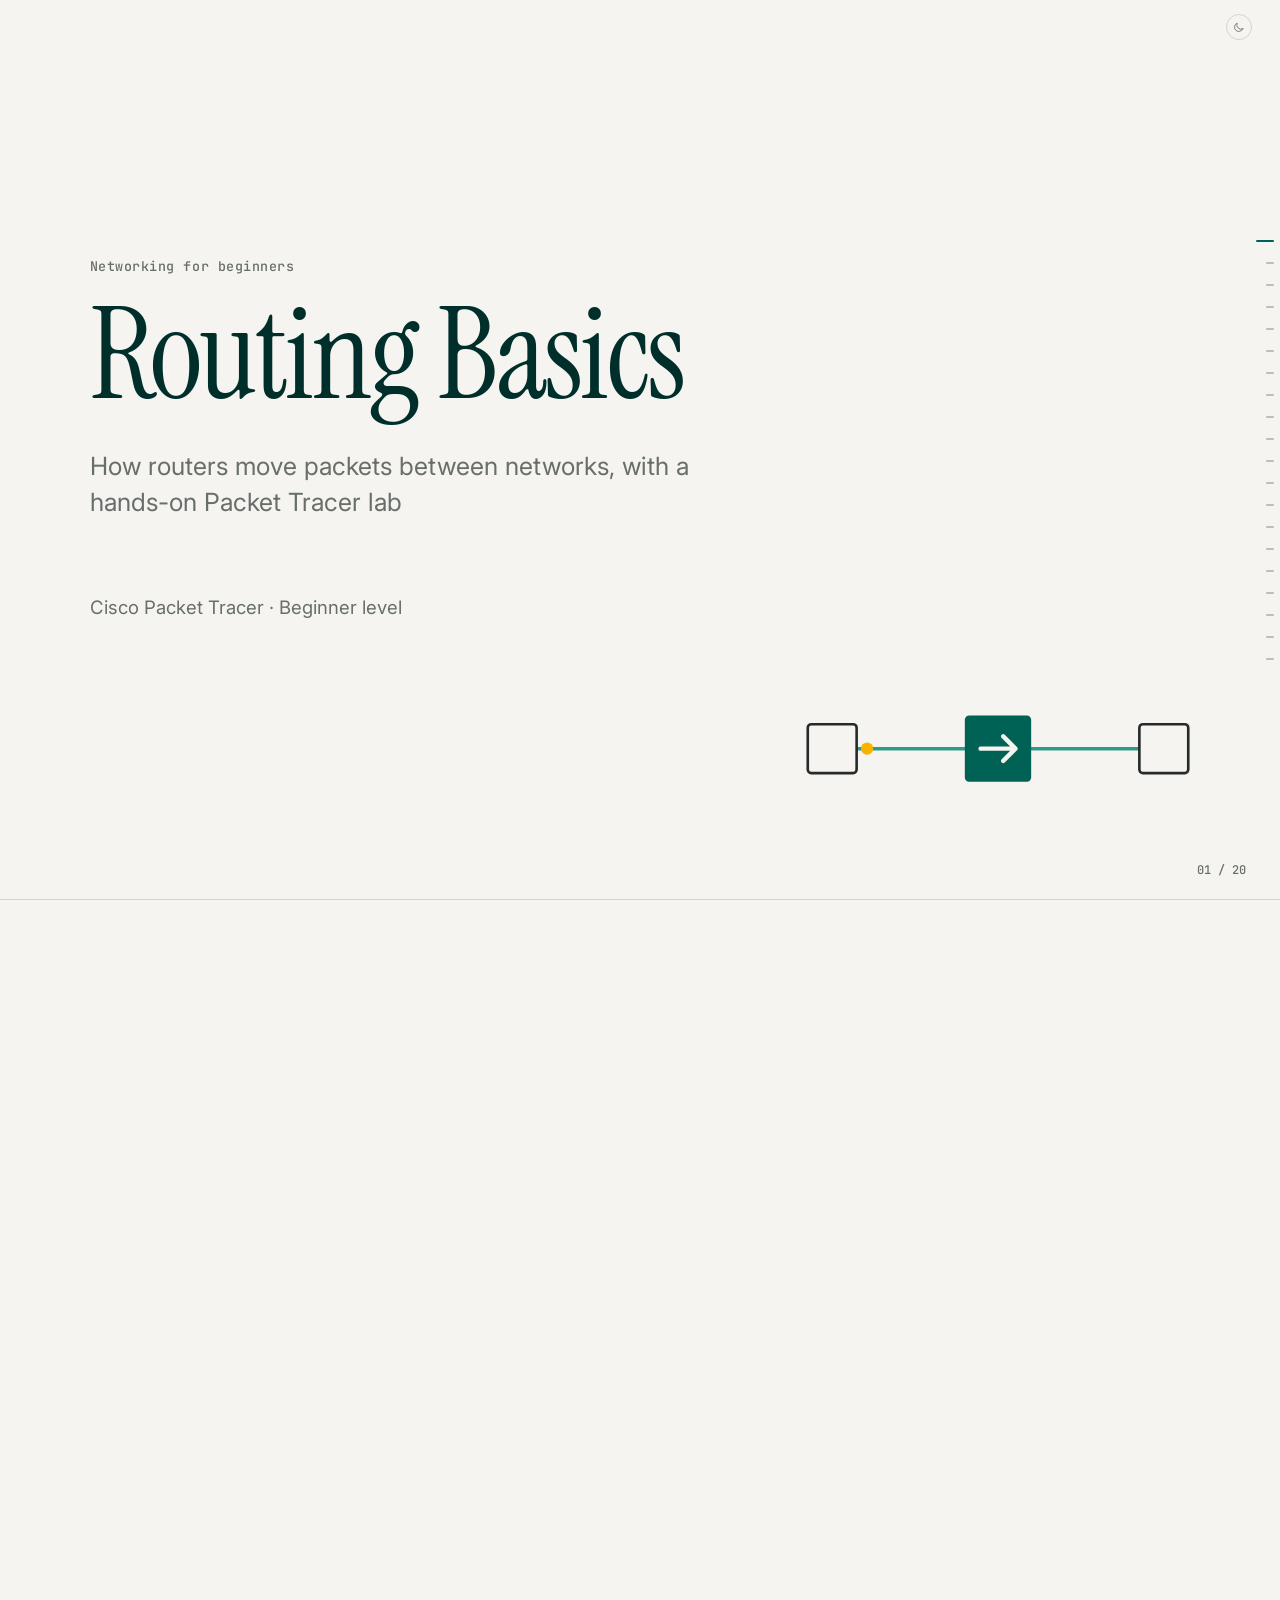
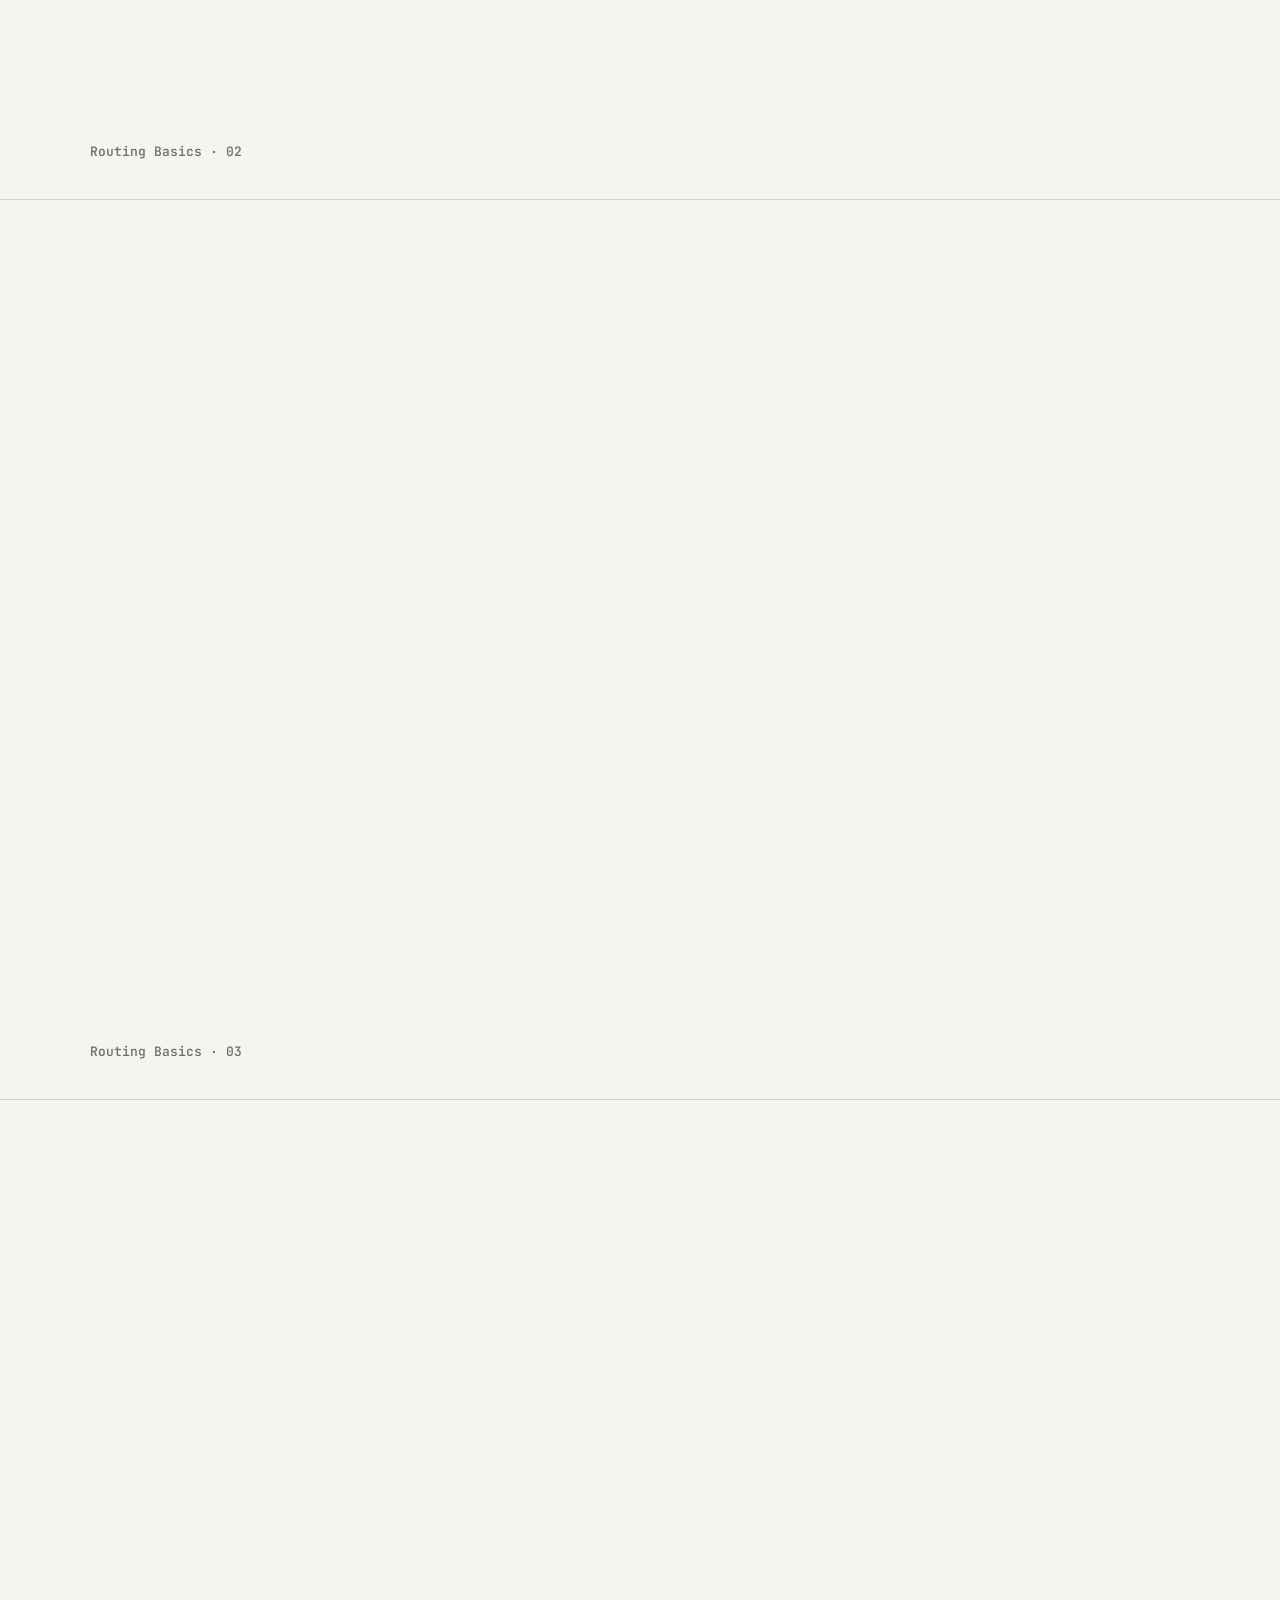
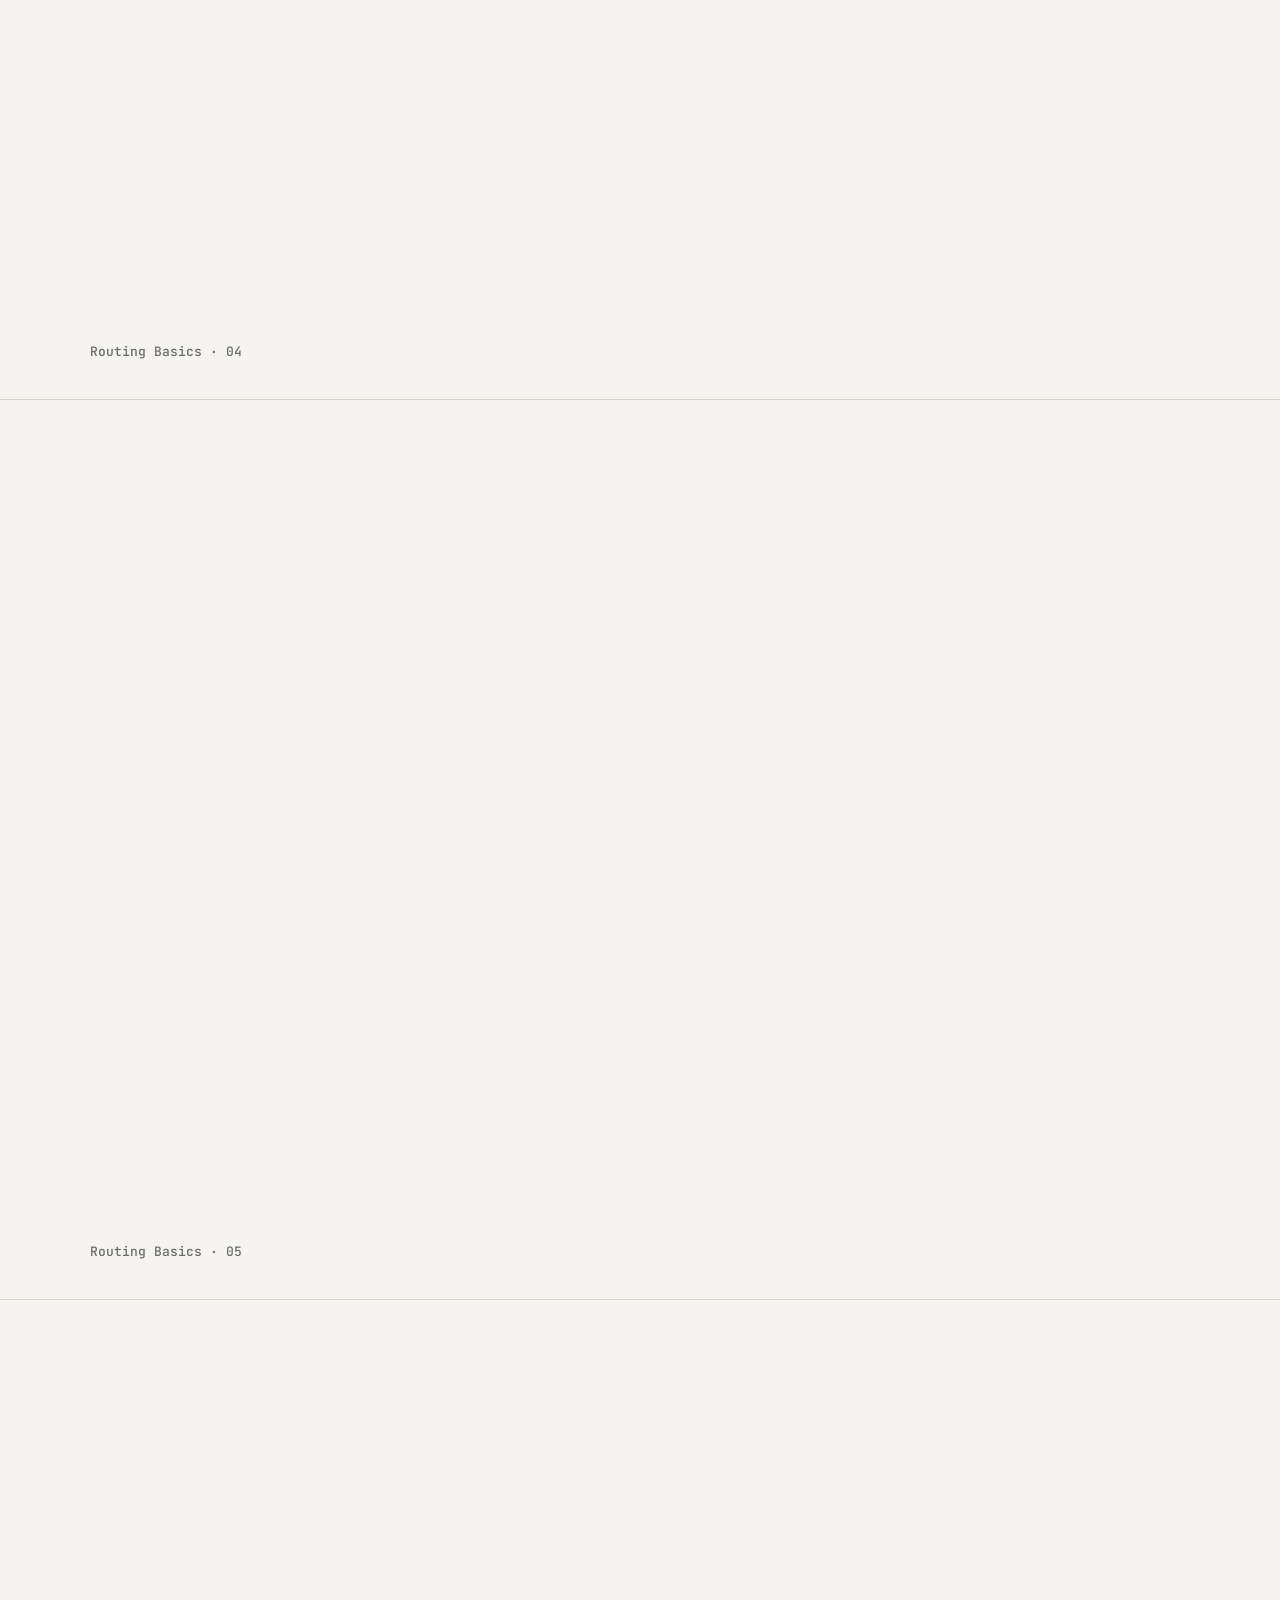
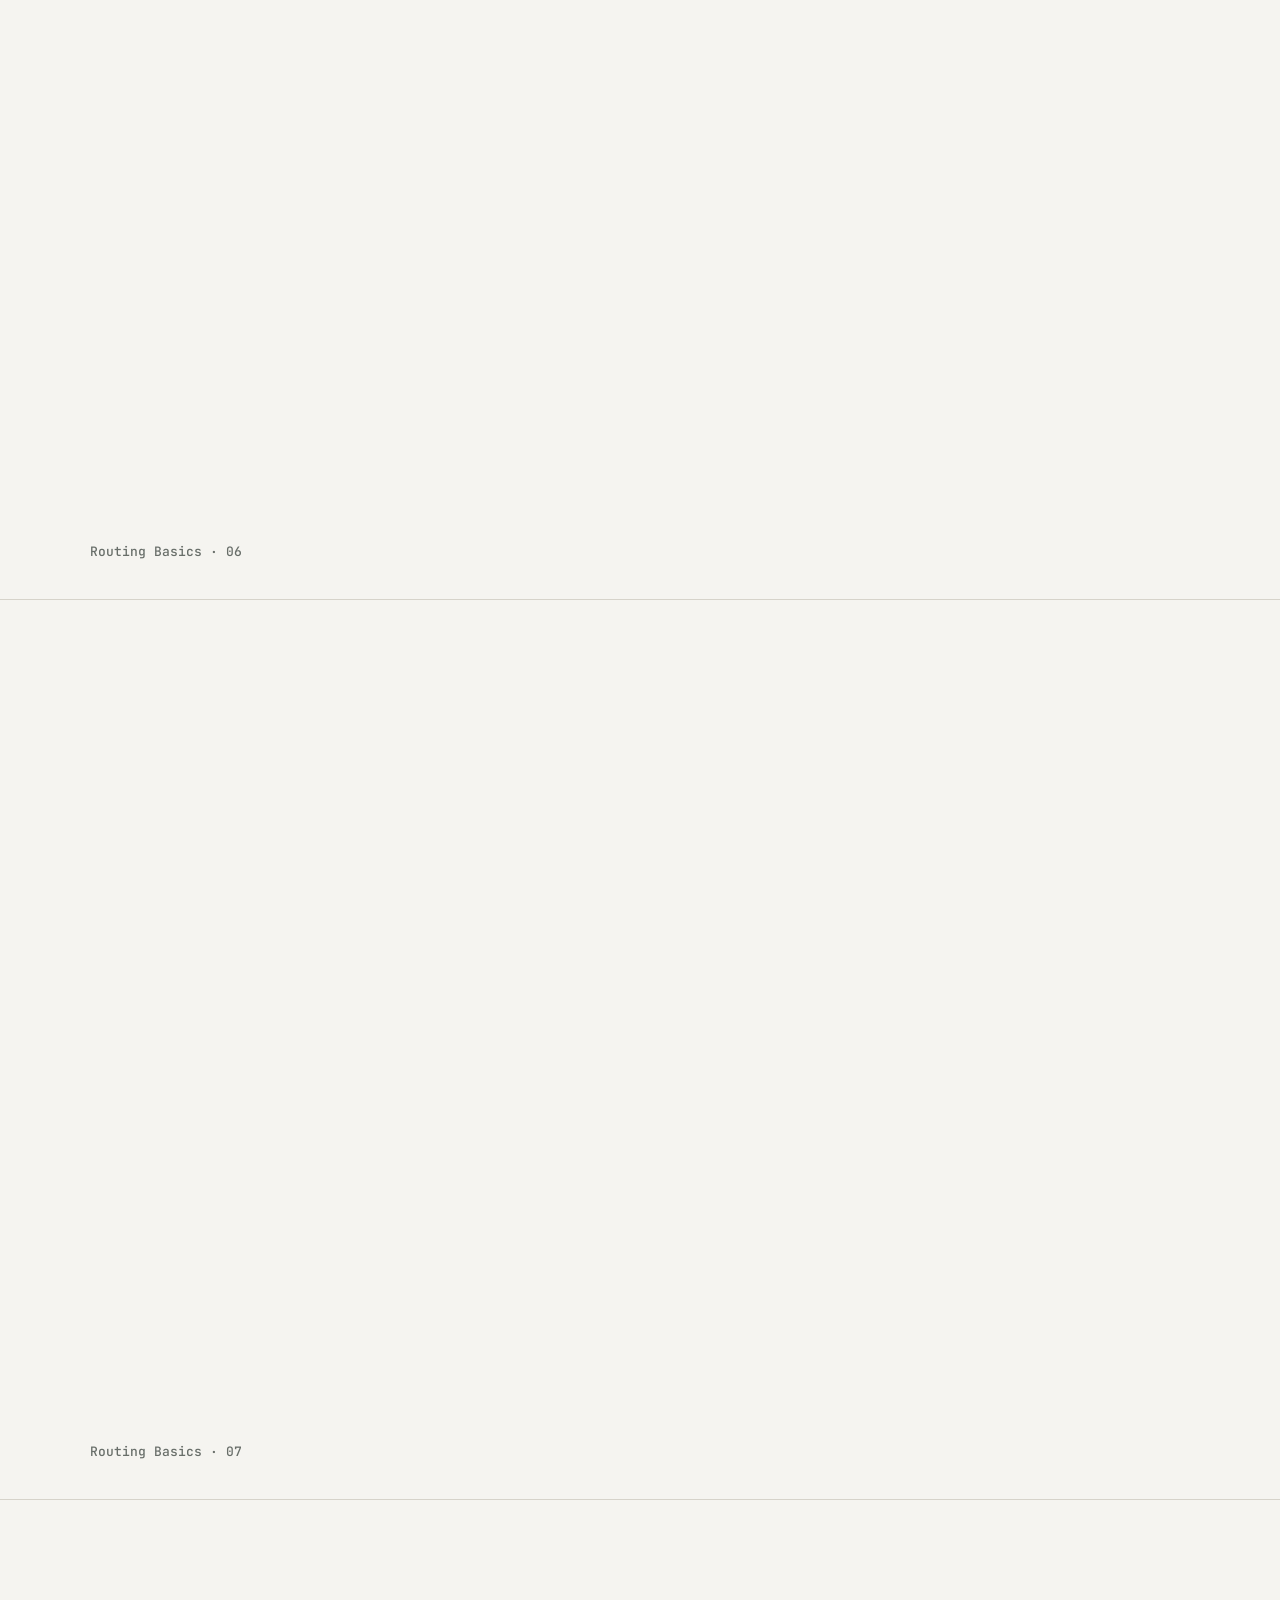
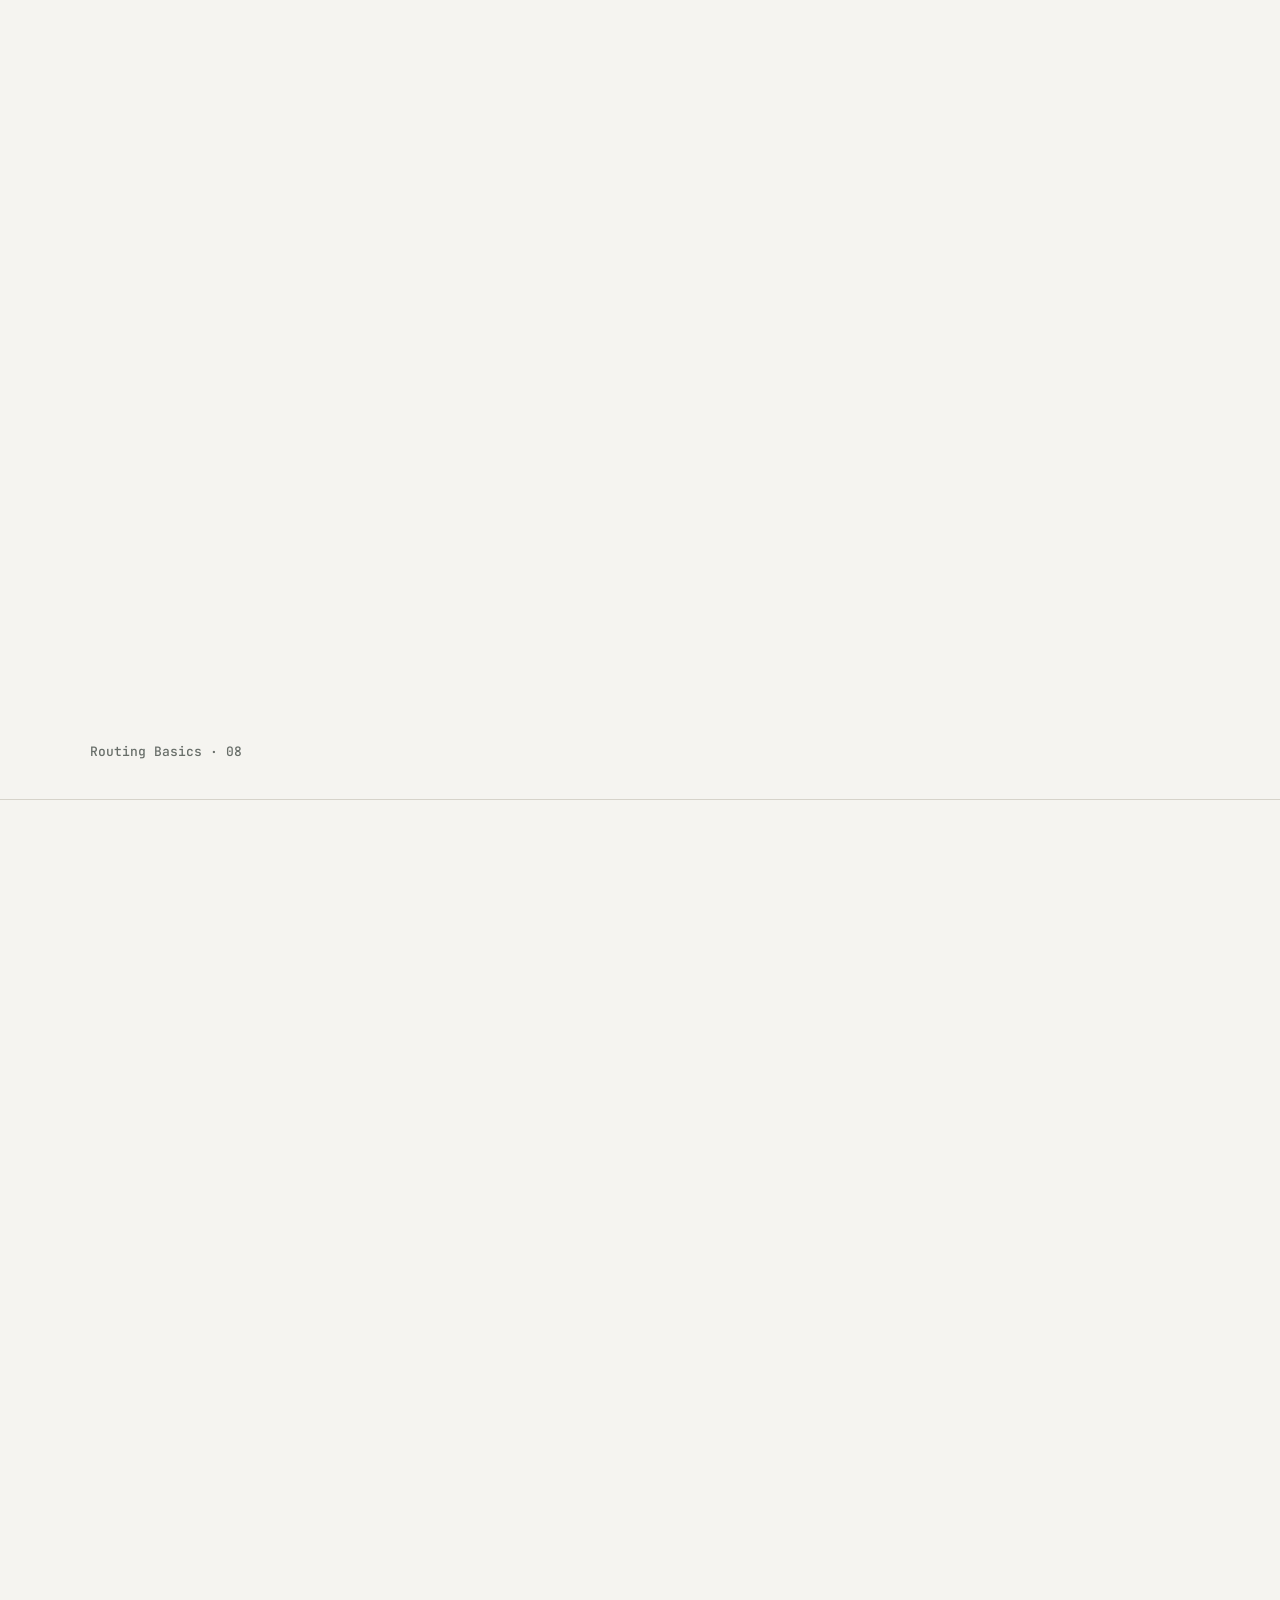
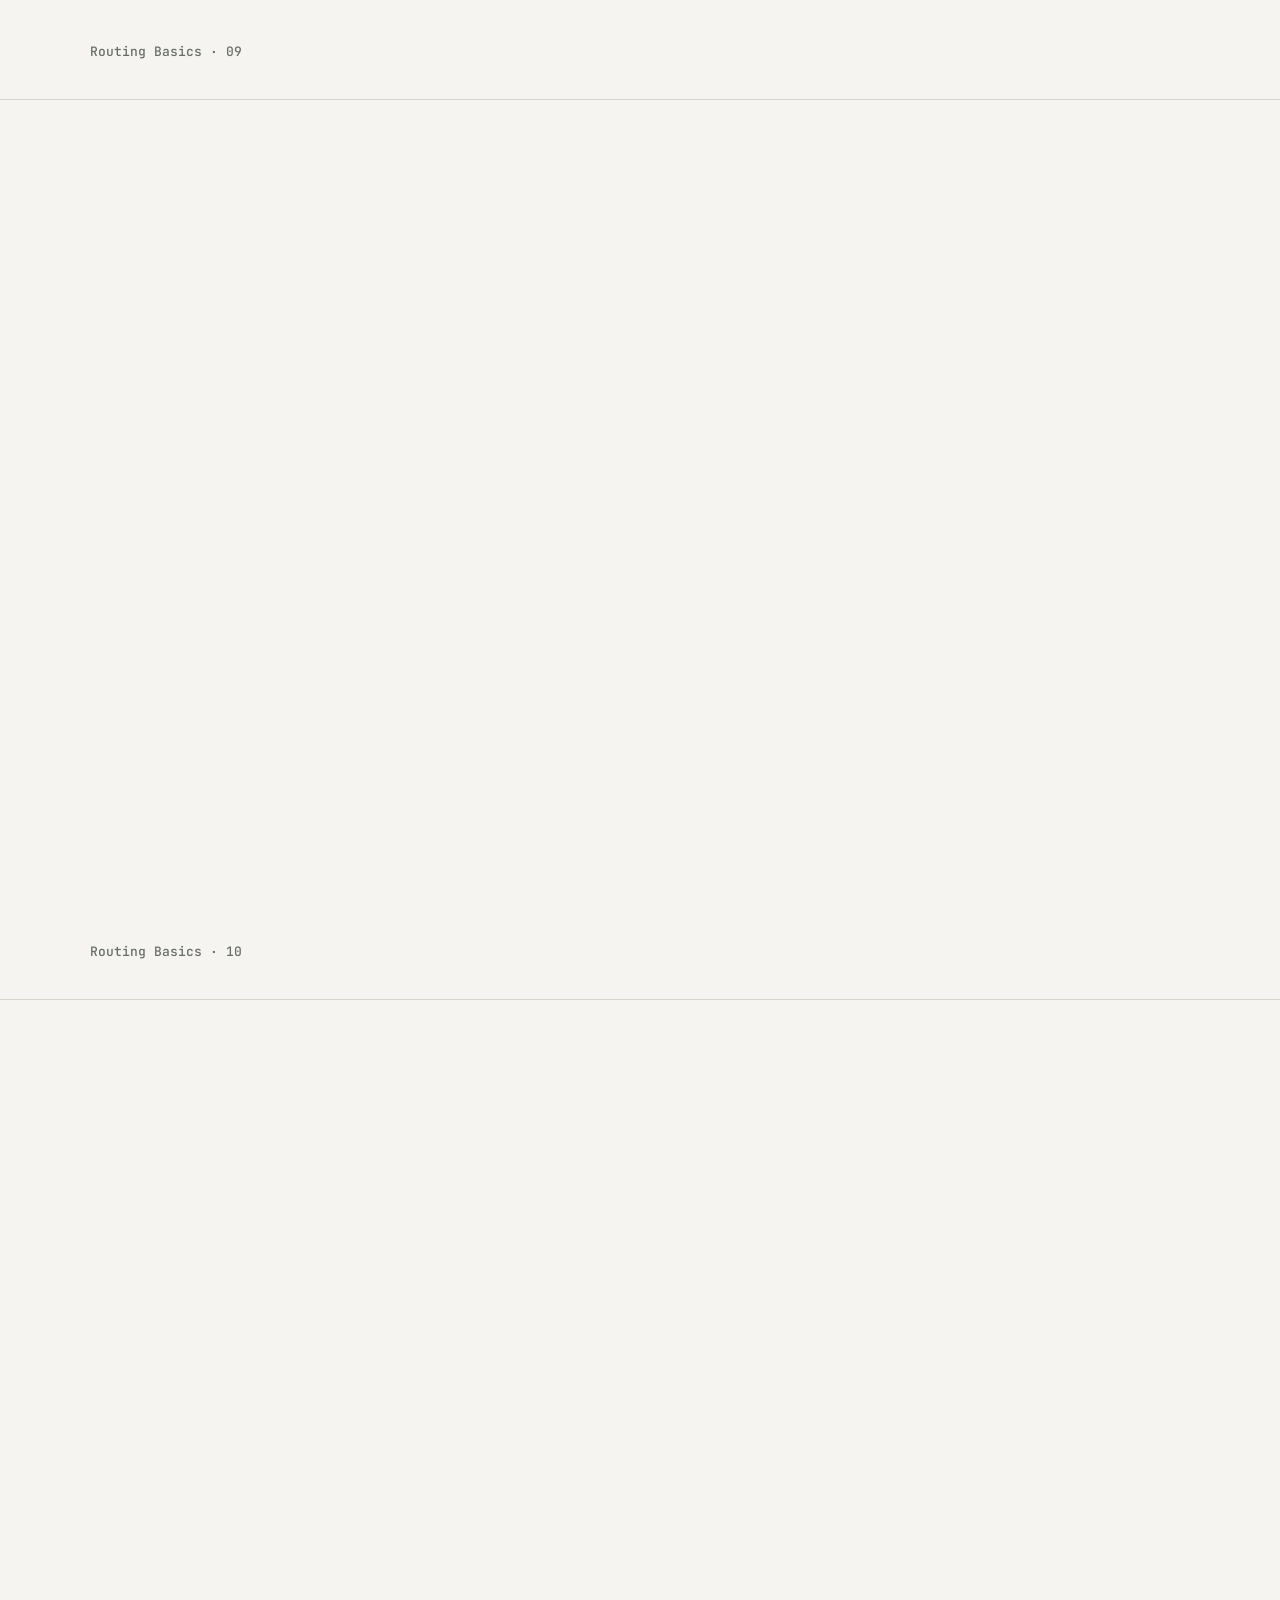
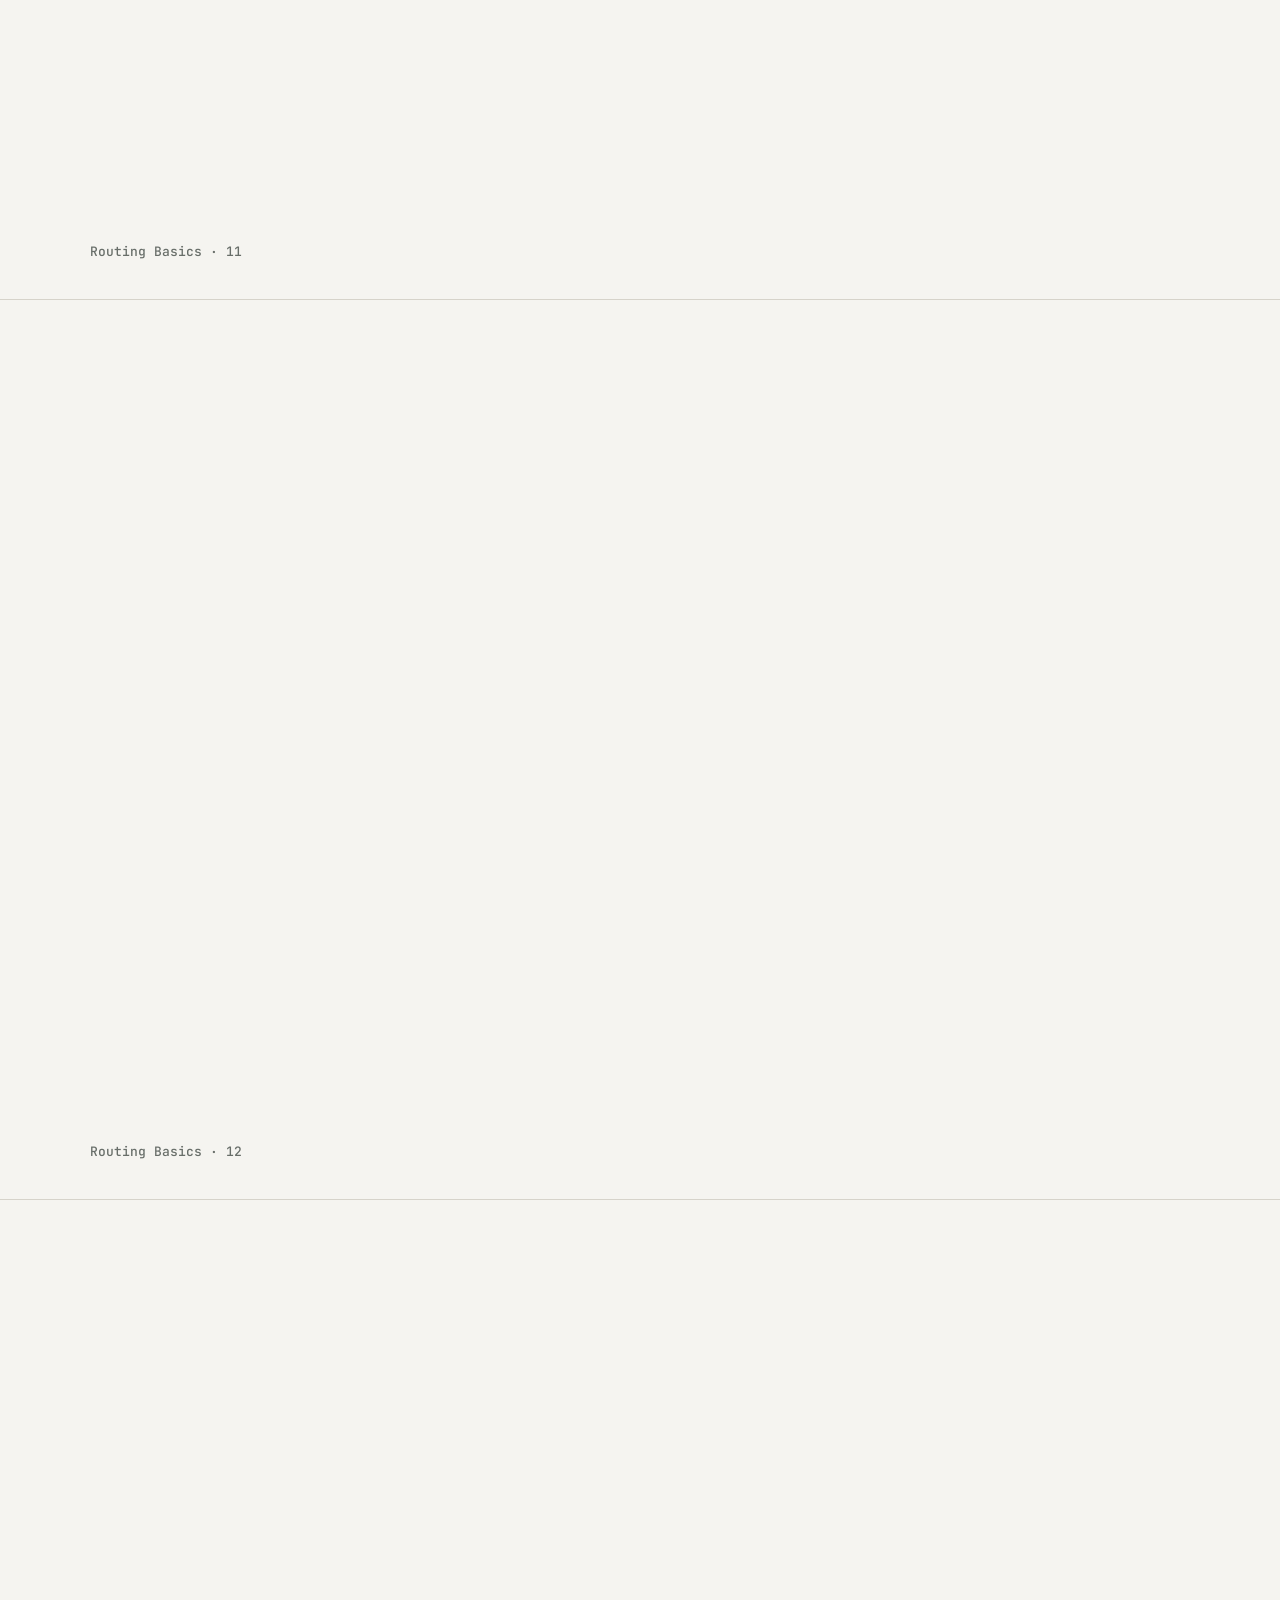
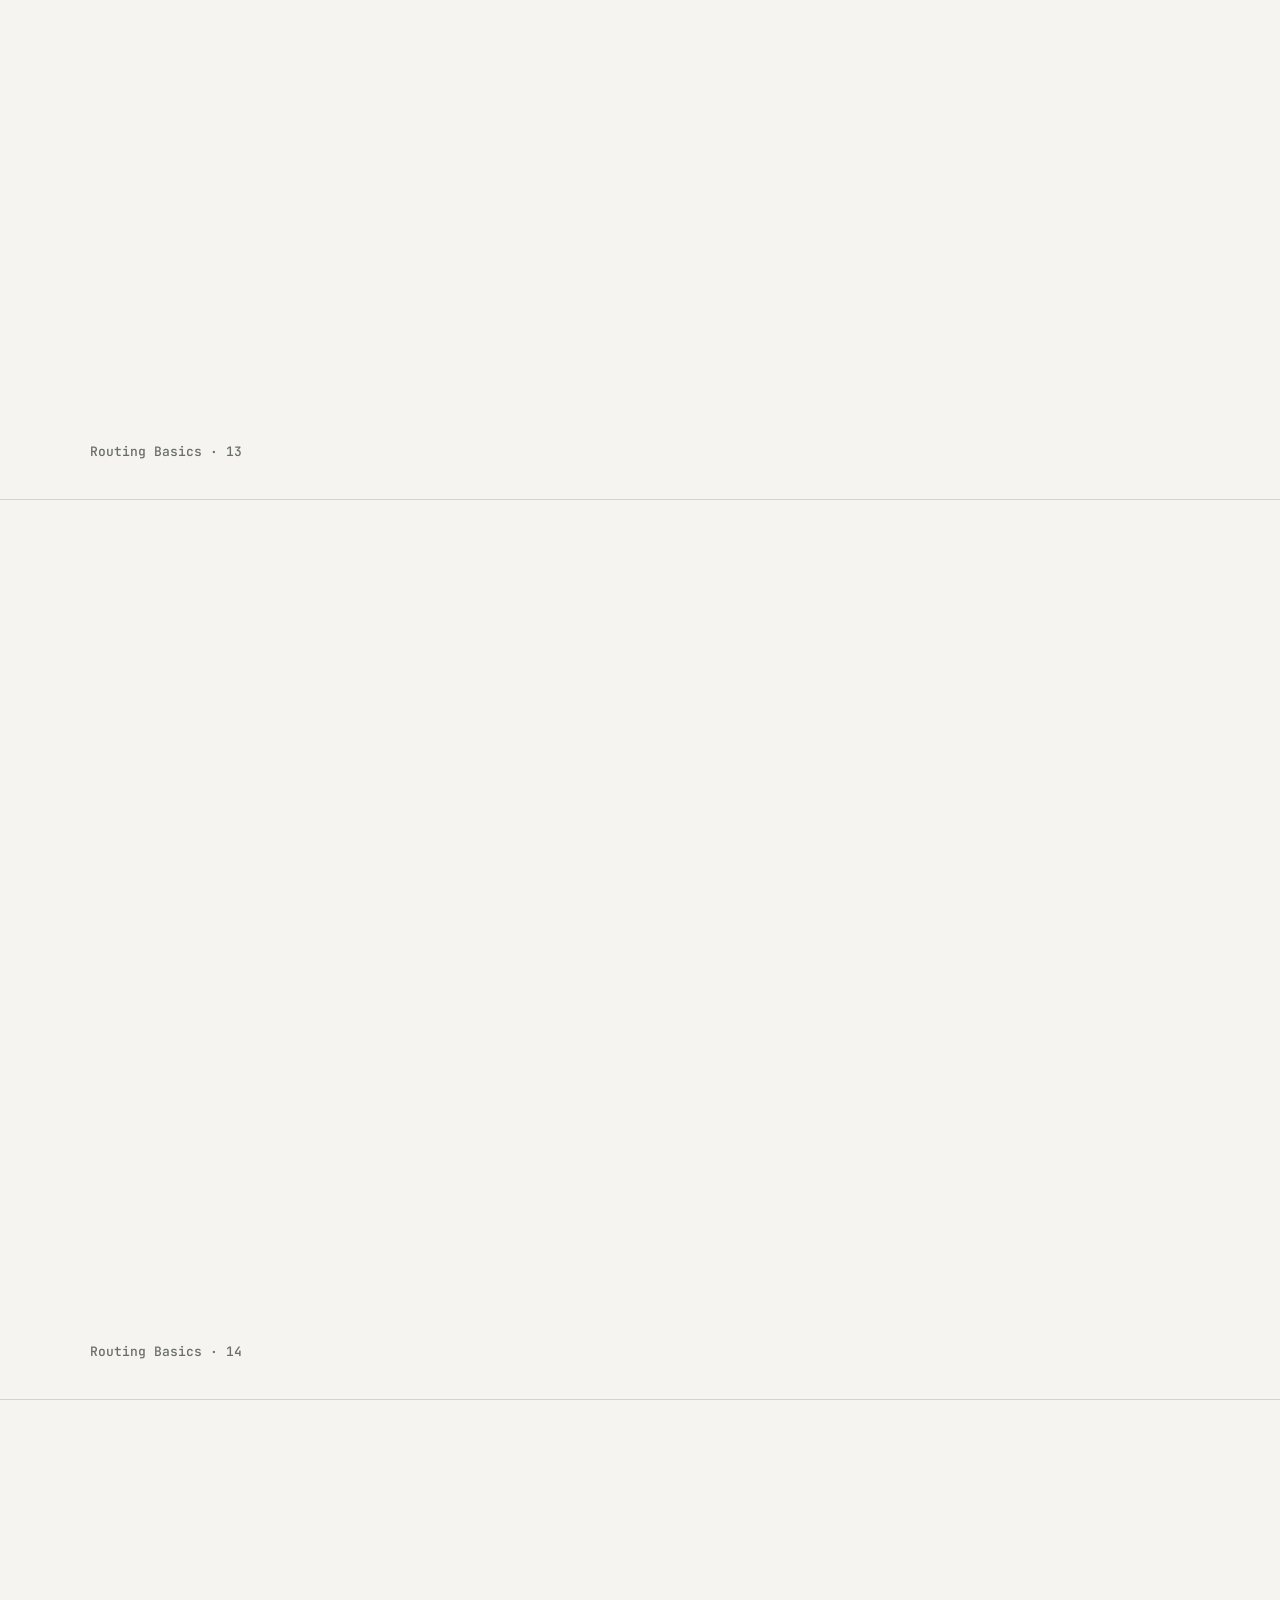
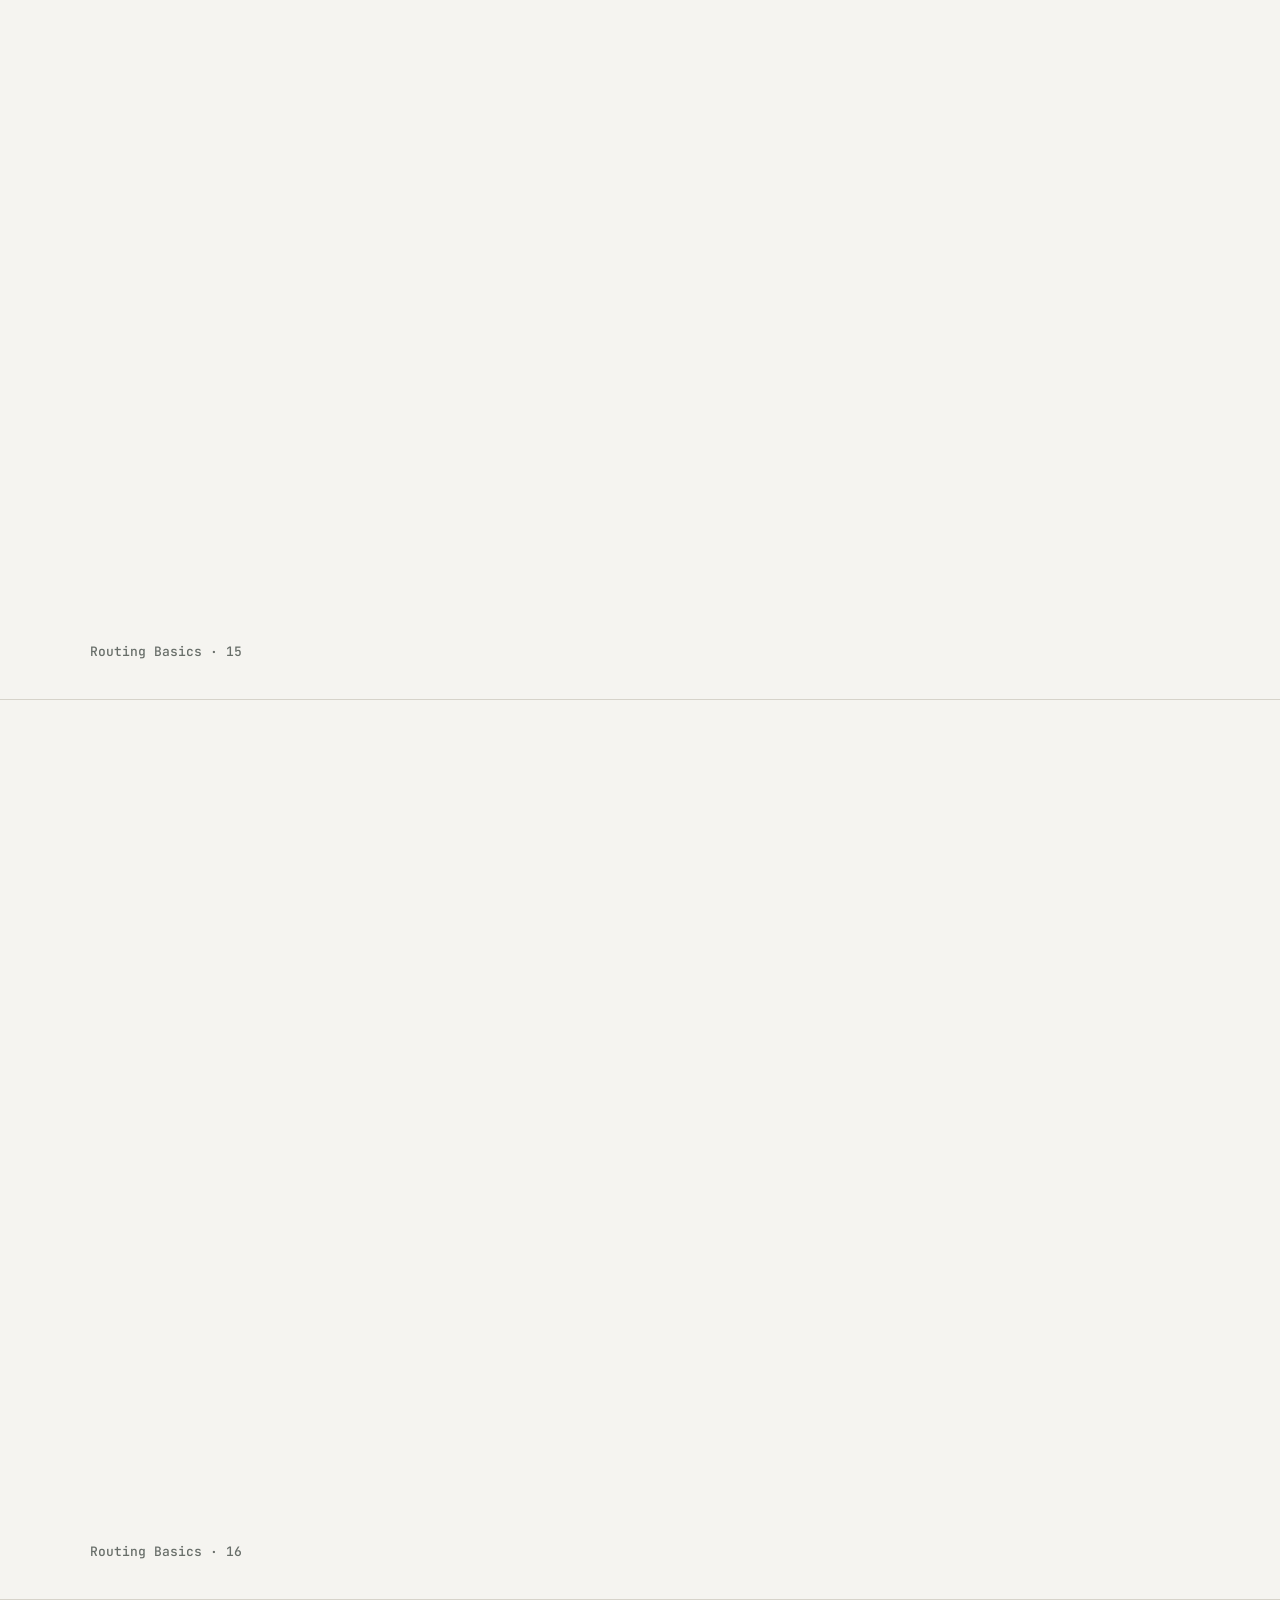
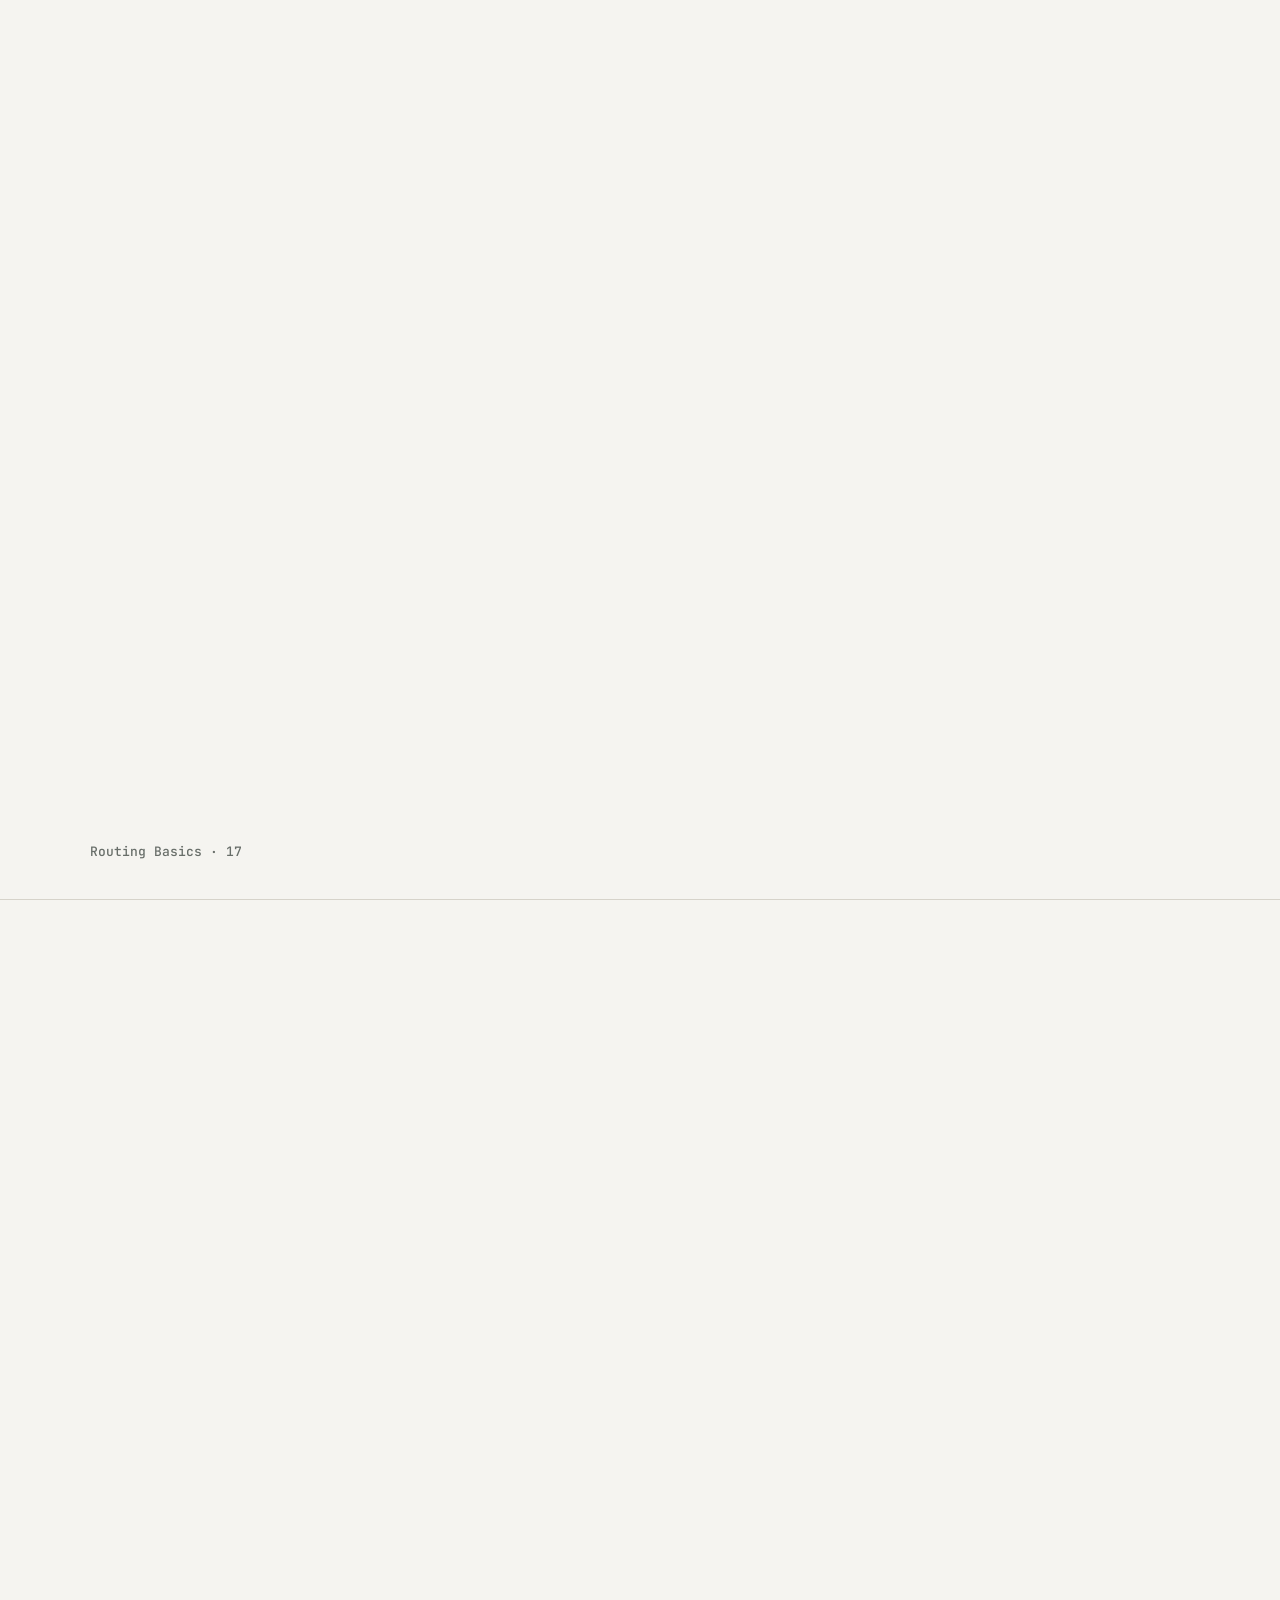
<file: sessions/session-04.html>
<!DOCTYPE html>
<html lang="en" dir="ltr">
<head>
<meta charset="utf-8">
<meta name="viewport" content="width=device-width, initial-scale=1">
<title>Routing Basics · Networking for Beginners</title>
<script>(function(){var t=null;try{t=localStorage.getItem('rb-theme')}catch(e){}if(t!=='light'&&t!=='dark')t=(window.matchMedia&&matchMedia('(prefers-color-scheme: dark)').matches)?'dark':'light';document.documentElement.setAttribute('data-theme',t)})()</script>
<link rel="preconnect" href="https://fonts.googleapis.com">
<link rel="preconnect" href="https://fonts.gstatic.com" crossorigin>
<link href="https://fonts.googleapis.com/css2?family=Instrument+Serif:ital@0;1&family=Inter:wght@400;500;600&family=JetBrains+Mono:wght@400;500&display=swap" rel="stylesheet">
<style>
:root{color-scheme:light;--bg:#F5F4F0;--ink:#262A29;--mute:#686E69;--line:#D6D3CA;--green:#006254;--gl:#2E9C8A;--yellow:#F8B200;--acc:var(--green);--hot:#8A6100;--hd:#002F2B;--card:#FAF9F6;--stripe:#ECEAE3;--dk:#002F2B;--dkb:#002F2B;--ondk:#F5F4F0;--ondk2:#C5D2CE;--cd:#002F2B;--cdb:#002F2B;--nt:rgba(248,178,0,.14);
--serif:'Instrument Serif',Georgia,'Times New Roman',serif;--sans:Inter,system-ui,-apple-system,'Segoe UI',Arial,sans-serif;--mono:'JetBrains Mono',ui-monospace,Menlo,Consolas,monospace}
[data-theme="dark"]{color-scheme:dark;--bg:#171B1A;--ink:#E7E8E2;--mute:#A3AAA3;--line:#353D39;--green:#48A994;--gl:#71C4B0;--hot:#F8B200;--hd:#E7E8E2;--card:#1C2120;--stripe:#1E2423;--dk:#002F2B;--dkb:#3A6B62;--ondk:#E7E8E2;--ondk2:#B5C4BF;--cd:#0F1312;--cdb:#353D39;--nt:rgba(248,178,0,.1)}
*{box-sizing:border-box}
html{scroll-snap-type:y mandatory;scroll-behavior:smooth;background:var(--bg)}
body{margin:0;font:400 clamp(15px,1.45vw,28px)/1.45 var(--sans);background:var(--bg);color:var(--ink)}
.s{position:relative;min-height:100vh;min-height:100svh;scroll-snap-align:start;scroll-snap-stop:always;display:flex;flex-direction:column;justify-content:center;padding:9vh 7vw 10vh;background:var(--bg);color:var(--ink);overflow:hidden;box-shadow:inset 0 -1px 0 var(--line)}
.s::after{content:attr(data-f);position:absolute;left:7vw;bottom:4.5vh;font:500 .7em var(--mono);color:var(--mute)}
.w{width:100%;max-width:1500px;margin:0 auto;position:relative;z-index:1}
.e{font:500 .72em var(--mono);letter-spacing:.04em;color:var(--mute);margin-bottom:.9em;display:block}
h1,h2,h3{margin:0;font-family:var(--serif);font-weight:400;color:var(--hd)}
h2{font-size:clamp(2.4rem,5vw,5.6rem);line-height:1.05;margin-bottom:.5em;letter-spacing:-.01em}
h3{font-size:1.65em;line-height:1.1;margin-bottom:.3em}
p{margin:0 0 .7em}
.lead{font-size:1.35em;color:var(--mute);max-width:40em;margin-bottom:1.1em}
.mu{color:var(--mute)}
.g{display:grid;gap:1.6vw}.g2{grid-template-columns:1fr 1fr}.g3{grid-template-columns:repeat(3,1fr)}
.c{border-top:1px solid var(--ink);padding-top:.8em}
.c p{color:var(--mute);margin:0}
.c.dk{background:var(--dk);border-top:0;padding:1.4em 1.5em;color:var(--ondk);box-shadow:inset 0 0 0 1px var(--dkb)}.c.dk p{color:var(--ondk2)}.c.dk h3{color:var(--ondk)}
.k{font:500 .72em var(--mono);letter-spacing:.04em;color:var(--green);display:block;margin-bottom:.5em}
.pt{font-size:1.3em;font-weight:600;color:var(--green)}
.mono,code{font-family:var(--mono)}
.cd{background:var(--cd);color:#E7E8E2;border-radius:.3em;padding:1.1em 1.5em;font:400 .9em/1.7 var(--mono);white-space:pre;overflow-x:auto;margin-bottom:1.2em;box-shadow:inset 0 0 0 1px var(--cdb)}
.cd .p{color:#8FB5AC}.cd .t{color:#71C4B0}.cd .o{color:#F8B200}.cd .h{color:#F5F4F0;font-weight:500}.cd .l{display:block;color:#71C4B0;font:500 .75em var(--mono);letter-spacing:.04em;margin-bottom:.3em}
.tb{width:100%;border-collapse:collapse;border:1px solid var(--line);margin-bottom:1.2em}
.tb th{background:var(--dk);color:var(--ondk);text-align:left;padding:.65em .9em;font-weight:600}
.tb td{padding:.6em .9em;border-top:1px solid var(--line)}
.tb tr:nth-child(even) td{background:var(--stripe)}
.tb td+td,.tb th+th{border-left:1px solid var(--line)}
.tb.m td{font-family:var(--mono);font-size:.95em}
.cl{font-size:1.15em;font-weight:500;color:var(--green)}
.two{display:grid;grid-template-columns:1fr 1fr;gap:4vw;align-items:center}
ul.b{margin:.3em 0 0;padding-left:1.2em}ul.b li{margin-bottom:.45em}
.flow{display:flex;align-items:center;gap:1.2vw;margin-bottom:1.4em}
.nd{flex:1;text-align:center;border:1.5px solid var(--ink);border-radius:.3em;padding:.8em .5em;background:var(--card);min-width:0}
.nd b{display:block;font-family:var(--serif);font-weight:400;font-size:1.8em;color:var(--hd)}.nd span{color:var(--mute);font-size:.85em}
.nd.r{background:var(--dk);border-color:var(--dkb);color:var(--ondk)}.nd.r b{color:var(--ondk)}.nd.r span{color:var(--ondk2)}
.ar{flex:0 0 3.2em;height:1.2em;position:relative}
.ar::before{content:"";position:absolute;left:0;right:.6em;top:50%;height:.35em;margin-top:-.17em;background:var(--green);border-radius:2px;transform-origin:left;animation:ln 2.4s ease-in-out infinite}
.ar::after{content:"";position:absolute;right:0;top:0;border-left:.9em solid var(--green);border-top:.6em solid transparent;border-bottom:.6em solid transparent}
@keyframes ln{0%,100%{opacity:.35}50%{opacity:1}}
.lk{flex:0 0 5vw;height:.28em;background:var(--green);border-radius:2px}.lk.o{background:var(--yellow)}
ol.n{list-style:none;counter-reset:n;padding:0;margin:0}
ol.n li{counter-increment:n;display:flex;gap:.8em;margin-bottom:.7em;font-size:1.15em;color:var(--mute)}
ol.n li::before{content:counter(n);flex:0 0 1.7em;height:1.7em;border-radius:50%;background:var(--green);color:var(--bg);font:500 .8em var(--mono);display:grid;place-items:center;margin-top:.1em}
.ic{width:2em;height:2em;margin-bottom:.5em;stroke:var(--green);fill:none;stroke-width:1.6;stroke-linecap:round;stroke-linejoin:round}
.bg{display:inline-block;min-width:3.6em;text-align:center;background:var(--dk);color:var(--ondk);font:500 .9em var(--mono);border-radius:.25em;padding:.3em .6em;box-shadow:inset 0 0 0 1px var(--dkb)}
.lg{display:grid;grid-template-columns:1fr 1fr;gap:.5em 3vw}.lg div{display:flex;align-items:center;gap:1em}
.cli div{display:flex;align-items:center;gap:1.2em;margin-bottom:.8em}.cli .bg{min-width:15em;text-align:center;padding:.6em 1em}
.cmd{display:grid;grid-template-columns:1fr 1fr;border-radius:.3em;overflow:hidden}
.cmd>*{padding:.42em 1em}.cmd code{font-weight:500;font-size:.92em}.cmd .z{background:var(--stripe)}
.vr{display:grid;grid-template-columns:minmax(0,.9fr) 1.2fr;gap:.7em 2vw;align-items:center;margin-bottom:1.2em}
.vr .bg{text-align:left;font-weight:500;padding:.65em 1em;border-radius:.25em}
.nt{border-left:3px solid var(--yellow);background:var(--nt);color:var(--ink);padding:.9em 1.2em;font-size:1.1em}
.rv{opacity:0;transform:translateY(22px);transition:opacity .75s cubic-bezier(.2,.7,.2,1),transform .75s cubic-bezier(.2,.7,.2,1);transition-delay:calc(var(--i,0)*80ms)}
.js .on .rv{opacity:1;transform:none}
.nojs .rv{opacity:1;transform:none}
.cv h1{font-size:clamp(3.6rem,10vw,12rem);line-height:.95;margin:.15em 0 .25em;letter-spacing:-.02em}
.cv .lead{max-width:24em}
.pk{position:absolute;right:7vw;bottom:12vh;width:min(30vw,440px);z-index:1}
.pk svg{width:100%;height:auto;display:block}
.pk .sq{fill:var(--bg);stroke:var(--ink);stroke-width:3;rx:4px}
.pk .ln{stroke:var(--gl);stroke-width:4}
.pk .dot{fill:var(--yellow);animation:mv 3s ease-in-out infinite}
.pk .rt{fill:var(--green);rx:5px}
.pk .ra{stroke:var(--bg)}
@keyframes mv{0%{transform:translateX(0);opacity:0}15%,85%{opacity:1}100%{transform:translateX(150px);opacity:0}}
#bar{position:fixed;top:0;left:0;height:3px;width:100%;background:var(--green);transform:scaleX(0);transform-origin:0 0;z-index:9}
#n{position:fixed;right:2.2vw;bottom:2.2vh;font:500 .75rem var(--mono);color:var(--mute);background:var(--bg);padding:.2em .5em;z-index:9}
#tg{position:fixed;top:14px;right:2.2vw;width:26px;height:26px;display:grid;place-items:center;padding:0;border:1px solid var(--line);border-radius:50%;background:var(--bg);color:var(--mute);cursor:pointer;z-index:9}
#tg:hover{color:var(--ink);border-color:var(--mute)}
#tg svg{width:13px;height:13px;stroke:currentColor;fill:none;stroke-width:1.6;stroke-linecap:round;stroke-linejoin:round}
#tg .su{display:none}[data-theme="dark"] #tg .su{display:block}[data-theme="dark"] #tg .mo{display:none}
#nv{position:fixed;right:0;top:50%;transform:translateY(-50%);display:flex;flex-direction:column;z-index:9;max-height:92vh}
#nv button{position:relative;display:flex;align-items:center;justify-content:flex-end;width:28px;height:clamp(13px,3vh,22px);padding:0 6px 0 0;border:0;background:none;cursor:pointer}
#nv .mk{display:block;width:8px;height:2px;border-radius:1px;background:var(--mute);opacity:.4;transition:width .25s ease,opacity .25s ease,background-color .25s ease}
#nv button:hover .mk,#nv button:focus-visible .mk{width:14px;opacity:.9}
#nv button[aria-current] .mk{width:18px;height:2px;background:var(--green);opacity:1}
#nv .lb{position:absolute;right:100%;top:50%;margin-right:2px;transform:translate(6px,-50%);opacity:0;pointer-events:none;white-space:nowrap;max-width:calc(100vw - 60px);overflow:hidden;text-overflow:ellipsis;font:500 .72rem/1.2 var(--mono);color:var(--ink);background:var(--bg);border:1px solid var(--line);padding:.3em .6em;transition:opacity .18s ease,transform .18s ease}
#nv button:hover .lb,#nv button:focus .lb{opacity:1;transform:translate(0,-50%)}
#nv button[aria-current] .lb{color:var(--green);border-color:var(--green)}
#nv button[aria-current] .lb::before{content:"\25CF\00a0";font-size:.6em;vertical-align:.15em}
#nv button:focus-visible{outline:2px solid var(--green);outline-offset:-2px}
:focus-visible{outline:2px solid var(--green);outline-offset:3px}
@media(pointer:coarse){#tg{width:34px;height:34px}}
@media(max-width:850px){.two,.g2,.g3,.lg,.cmd,.vr{grid-template-columns:1fr}.flow{flex-wrap:wrap}.pk{display:none}.cli .bg{min-width:11em}.cli div{flex-wrap:wrap}.s{padding:8vh 6vw 9vh}.cd{font-size:.75em}}
@media(max-width:700px){#nv button{width:22px;padding-right:4px}#nv .mk{width:6px}#nv button[aria-current] .mk{width:12px}}
@media(prefers-reduced-motion:reduce){html{scroll-behavior:auto}.rv{opacity:1;transform:none;transition:none}.ar::before,.pk .dot{animation:none}#nv .mk,#nv .lb{transition:none}}
</style>
</head>
<body>
<div id="bar" role="progressbar" aria-label="Presentation progress"></div>
<button id="tg" type="button" aria-label="Switch to dark theme" title="Toggle theme"><svg class="mo" viewBox="0 0 24 24" aria-hidden="true"><path d="M20 14.5A8 8 0 0 1 9.5 4 8 8 0 1 0 20 14.5z"/></svg><svg class="su" viewBox="0 0 24 24" aria-hidden="true"><circle cx="12" cy="12" r="4"/><path d="M12 2v2M12 20v2M2 12h2M20 12h2M4.9 4.9l1.4 1.4M17.7 17.7l1.4 1.4M4.9 19.1l1.4-1.4M17.7 6.3l1.4-1.4"/></svg></button>
<div id="n" aria-live="polite">01 / 20</div>
<nav id="nv" aria-label="Slide navigation"></nav>
<main>

<section class="s d cv" aria-label="Title"><div class="w">
<span class="e rv">Networking for beginners</span>
<h1 class="rv">Routing Basics</h1>
<p class="lead rv">How routers move packets between networks, with a hands-on Packet Tracer lab</p>
<p class="mu rv" style="margin-top:4em">Cisco Packet Tracer · Beginner level</p></div>
<div class="pk rv"><svg viewBox="0 0 440 100" aria-hidden="true"><line class="ln" x1="40" y1="50" x2="400" y2="50"/><rect class="sq" x="2" y="22" width="56" height="56" rx="10"/><rect class="sq" x="382" y="22" width="56" height="56" rx="10"/><rect class="rt" x="182" y="12" width="76" height="76" rx="14"/><path class="ra" d="M200 50h40m-14-14 14 14-14 14" stroke-width="5" fill="none" stroke-linecap="round" stroke-linejoin="round"/><circle class="dot" cx="70" cy="50" r="7"/></svg></div></section>

<section class="s l" data-f="Routing Basics · 02"><div class="w"><span class="e rv">Overview</span><h2 class="rv">What we will cover</h2>
<div class="g g2">
<div class="c rv"><span class="k">Part 1</span><h3>How routing works</h3><p>What a router does, how packets travel and what the routing table holds.</p></div>
<div class="c rv"><span class="k">Part 2</span><h3>Types of routing</h3><p>Static routes, default routes and a first look at RIP.</p></div>
<div class="c rv"><span class="k">Part 3</span><h3>Commands you need</h3><p>Cisco CLI modes and the essential commands.</p></div>
<div class="c rv"><span class="k">Part 4</span><h3>Hands-on lab</h3><p>Build and test a two-router network in Packet Tracer.</p></div></div></div></section>

<section class="s l" data-f="Routing Basics · 03"><div class="w"><span class="e rv">Concepts</span><h2 class="rv">What is a router?</h2>
<p class="lead rv">A router connects different networks and decides where each packet goes next.</p>
<div class="g g3">
<div class="c rv"><svg class="ic" viewBox="0 0 24 24"><circle cx="12" cy="12" r="9"/><path d="M3 12h18M12 3c3 3 3 15 0 18M12 3c-3 3-3 15 0 18"/></svg><h3>Connects networks</h3><p>Links one LAN to another, or a LAN to the Internet.</p></div>
<div class="c rv"><svg class="ic" viewBox="0 0 24 24"><circle cx="11" cy="11" r="7"/><path d="m16 16 5 5"/></svg><h3>Reads IP addresses</h3><p>Looks at the destination IP of every packet it receives.</p></div>
<div class="c rv"><svg class="ic" viewBox="0 0 24 24"><path d="M13 2 4 14h7l-1 8 9-12h-7z"/></svg><h3>Chooses the path</h3><p>Uses its routing table to pick the next hop.</p></div></div></div></section>

<section class="s l" data-f="Routing Basics · 04"><div class="w"><span class="e rv">Concepts</span><h2 class="rv">Switch vs router</h2>
<table class="tb rv"><tr><th>Compare</th><th>Switch</th><th>Router</th></tr>
<tr><td>Works with</td><td>MAC addresses (Layer 2)</td><td>IP addresses (Layer 3)</td></tr>
<tr><td>Connects</td><td>Devices in the same network</td><td>Different networks</td></tr>
<tr><td>Decides using</td><td>Destination MAC address</td><td>Destination IP address</td></tr>
<tr><td>Table it keeps</td><td>MAC address table</td><td>Routing table</td></tr></table>
<p class="cl rv">Rule of thumb: switches build a LAN, routers connect LANs.</p></div></section>

<section class="s l" data-f="Routing Basics · 05"><div class="w"><span class="e rv">Concepts</span><h2 class="rv">How a packet travels</h2>
<div class="flow rv"><div class="nd"><b>PC1</b><span>192.168.1.10</span></div><i class="ar"></i><div class="nd r"><b>R1</b><span>Router</span></div><i class="ar"></i><div class="nd r"><b>R2</b><span>Router</span></div><i class="ar"></i><div class="nd"><b>PC2</b><span>192.168.2.10</span></div></div>
<ol class="n"><li class="rv">PC1 sees that PC2 is in another network, so it sends the packet to its default gateway, R1.</li><li class="rv">R1 checks its routing table and forwards the packet to the next hop, R2.</li><li class="rv">R2 sees that PC2 is directly connected and delivers the packet.</li></ol></div></section>

<section class="s l" data-f="Routing Basics · 06"><div class="w"><span class="e rv">Concepts</span><h2 class="rv">The routing table</h2>
<p class="lead rv">R1's routing table lists the networks it can reach and how to get there.</p>
<table class="tb m rv"><tr><th>Destination network</th><th>Next hop</th><th>Exit interface</th></tr>
<tr><td>192.168.1.0/24</td><td>Directly connected</td><td>G0/0</td></tr>
<tr><td>10.0.0.0/30</td><td>Directly connected</td><td>G0/1</td></tr>
<tr><td>192.168.2.0/24</td><td>10.0.0.2</td><td>G0/1</td></tr></table>
<p class="cl rv">No matching entry? The router drops the packet, unless it has a default route.</p></div></section>

<section class="s l" data-f="Routing Basics · 07"><div class="w"><span class="e rv">Concepts</span><h2 class="rv">Default gateway</h2>
<p class="lead rv">The default gateway is the router address a PC uses to leave its own network.</p>
<div class="g g2" style="margin-bottom:1.6vw">
<div class="c rv"><h3>Destination in my network</h3><p>The PC sends the packet straight to the destination.</p></div>
<div class="c dk rv"><h3>Destination in another network</h3><p>The PC sends it to the default gateway, which is the router.</p></div></div>
<div class="cd rv"><span class="l">PC1 settings</span><span class="p">IP address        </span><span class="h">192.168.1.10</span>
<span class="p">Subnet mask       </span><span class="h">255.255.255.0</span>
<span class="p">Default gateway   </span><span class="o">192.168.1.1</span></div></div></section>

<section class="s d" data-f="Routing Basics · 08"><div class="w"><span class="e rv">Routing types</span><h2 class="rv">Two ways to build a routing table</h2>
<div class="g g2">
<div class="c rv"><h3>Static routing</h3><p style="color:var(--green);font-weight:500;font-size:1.15em;margin-bottom:.6em">You type every route by hand.</p><ul class="b mu"><li>Best for small, simple networks</li><li>Predictable and easy to read</li><li>No automatic backup path</li></ul></div>
<div class="c rv"><h3>Dynamic routing</h3><p style="color:var(--green);font-weight:500;font-size:1.15em;margin-bottom:.6em">Routers learn routes from each other.</p><ul class="b mu"><li>Protocols: RIP, OSPF, EIGRP</li><li>Best for larger networks</li><li>Adapts when a link fails</li></ul></div></div></div></section>

<section class="s l" data-f="Routing Basics · 09"><div class="w"><span class="e rv">Routing types</span><h2 class="rv">Static routes</h2>
<div class="cd rv"><span class="p">R1(config)# </span>ip route <span class="t">192.168.2.0</span> <span class="o">255.255.255.0</span> <span class="h">10.0.0.2</span></div>
<div class="g g3">
<div class="c rv"><code style="color:var(--acc);font-weight:500">192.168.2.0</code><p style="margin-top:.4em">The network you want to reach</p></div>
<div class="c rv"><code style="color:var(--hot);font-weight:500">255.255.255.0</code><p style="margin-top:.4em">Its subnet mask</p></div>
<div class="c rv"><code style="font-weight:500">10.0.0.2</code><p style="margin-top:.4em">The next hop: the neighbor router's IP</p></div></div>
<p class="cl rv" style="margin-top:1em">Always point to the neighbor's address, never your own.</p></div></section>

<section class="s l" data-f="Routing Basics · 10"><div class="w"><span class="e rv">Routing types</span><h2 class="rv">Default route</h2>
<div class="cd rv"><span class="p">R1(config)# </span>ip route <span class="o">0.0.0.0</span> <span class="o">0.0.0.0</span> <span class="h">10.0.0.2</span></div>
<div class="g g3">
<div class="c rv"><h3>Matches everything</h3><p>0.0.0.0 0.0.0.0 means any network. It is used only when nothing more specific matches.</p></div>
<div class="c rv"><h3>Shows as S*</h3><p>In show ip route, a static default route is marked S*.</p></div>
<div class="c rv"><h3>One way out</h3><p>Best for small networks with a single path, such as the link to the Internet.</p></div></div></div></section>

<section class="s l" data-f="Routing Basics · 11"><div class="w"><span class="e rv">Routing types</span><h2 class="rv">Dynamic routing: RIP</h2>
<div class="two" style="align-items:start"><div><p class="lead rv">RIP is the simplest routing protocol, so it is a good first example.</p>
<ul class="b rv mu" style="font-size:1.15em"><li>Distance-vector protocol</li><li>Metric is hop count (maximum 15)</li><li>Sends updates every 30 seconds</li><li>Use version 2 on modern networks</li></ul></div>
<div><div class="cd rv"><span class="p">R1(config)# </span>router rip
<span class="p">R1(config-router)# </span>version 2
<span class="p">R1(config-router)# </span>no auto-summary
<span class="p">R1(config-router)# </span>network 192.168.1.0
<span class="p">R1(config-router)# </span>network 10.0.0.0</div>
<p class="mu rv">R2 does the same, advertising 192.168.2.0 and 10.0.0.0.</p></div></div></div></section>

<section class="s l" data-f="Routing Basics · 12"><div class="w"><span class="e rv">Routing types</span><h2 class="rv">Administrative distance (AD)</h2>
<div class="two" style="align-items:start">
<table class="tb rv"><tr><th>Route source</th><th>AD</th></tr><tr><td>Directly connected</td><td>0</td></tr><tr><td>Static route</td><td>1</td></tr><tr><td>EIGRP</td><td>90</td></tr><tr><td>OSPF</td><td>110</td></tr><tr><td>RIP</td><td>120</td></tr></table>
<div class="c dk rv"><h3>Lower is better</h3><p>If RIP and a static route both reach the same network, the static route (AD 1) wins.</p></div></div></div></section>

<section class="s l" data-f="Routing Basics · 13"><div class="w"><span class="e rv">Commands</span><h2 class="rv">Reading show ip route</h2>
<div class="cd rv"><span class="p">R1# show ip route</span>
<span class="o">C</span>    10.0.0.0/30 is directly connected, GigabitEthernet0/1
<span class="o">L</span>    10.0.0.1/32 is directly connected, GigabitEthernet0/1
<span class="o">C</span>    192.168.1.0/24 is directly connected, GigabitEthernet0/0
<span class="o">S</span>    192.168.2.0/24 [1/0] via 10.0.0.2</div>
<div class="lg rv"><div><span class="bg">C</span>Connected network</div><div><span class="bg">L</span>Local address of this router</div><div><span class="bg">S</span>Static route you typed</div><div><span class="bg">S*</span>Default route (static)</div><div><span class="bg">R</span>Route learned from RIP</div><div><span class="bg">[1/0]</span>Administrative distance / metric</div></div></div></section>

<section class="s l" data-f="Routing Basics · 14"><div class="w"><span class="e rv">Commands</span><h2 class="rv">Cisco CLI modes</h2>
<p class="lead rv">The router prompt tells you which mode you are in.</p>
<div class="cli">
<div class="rv"><span class="bg">Router&gt;</span>User EXEC: basic checks only</div>
<div class="rv" style="margin-left:2.4em"><span class="bg">Router#</span>Privileged EXEC: type enable to enter</div>
<div class="rv" style="margin-left:4.8em"><span class="bg">Router(config)#</span>Global configuration: type configure terminal</div>
<div class="rv" style="margin-left:7.2em"><span class="bg">Router(config-if)#</span>Interface configuration: type interface g0/0</div></div>
<p class="cl rv">Type exit to go back one level, or end to jump straight back to privileged mode.</p></div></section>

<section class="s l" data-f="Routing Basics · 15"><div class="w"><span class="e rv">Commands</span><h2 class="rv">Essential commands</h2>
<div class="cmd rv">
<code class="z">enable</code><span class="z">Enter privileged mode</span>
<code>configure terminal</code><span>Enter global configuration</span>
<code class="z">hostname R1</code><span class="z">Name the router</span>
<code>interface g0/0</code><span>Select an interface</span>
<code class="z">ip address 192.168.1.1 255.255.255.0</code><span class="z">Set the interface IP and mask</span>
<code>no shutdown</code><span>Turn the interface on</span>
<code class="z">show ip interface brief</code><span class="z">Quick status of all interfaces</span>
<code>show ip route</code><span>Display the routing table</span>
<code class="z">copy running-config startup-config</code><span class="z">Save your work</span></div></div></section>

<section class="s l" data-f="Routing Basics · 16"><div class="w"><span class="e rv">Lab · Setup</span><h2 class="rv">Lab: build the network</h2>
<div class="flow rv"><div class="nd"><b>PC1</b><span>LAN 1</span></div><i class="lk"></i><div class="nd r"><b>R1</b><span>Router</span></div><i class="lk o"></i><div class="nd r"><b>R2</b><span>Router</span></div><i class="lk"></i><div class="nd"><b>PC2</b><span>LAN 2</span></div></div>
<table class="tb rv" style="font-size:.9em"><tr><th>Device</th><th>Interface</th><th>IP address</th><th>Default gateway</th></tr>
<tr><td>PC1</td><td>Fa0</td><td>192.168.1.10 /24</td><td>192.168.1.1</td></tr>
<tr><td>R1</td><td>G0/0</td><td>192.168.1.1 /24</td><td>n/a</td></tr>
<tr><td>R1</td><td>G0/1</td><td>10.0.0.1 /30</td><td>n/a</td></tr>
<tr><td>R2</td><td>G0/1</td><td>10.0.0.2 /30</td><td>n/a</td></tr>
<tr><td>R2</td><td>G0/0</td><td>192.168.2.1 /24</td><td>n/a</td></tr>
<tr><td>PC2</td><td>Fa0</td><td>192.168.2.10 /24</td><td>192.168.2.1</td></tr></table></div></section>

<section class="s l" data-f="Routing Basics · 17"><div class="w"><span class="e rv">Lab · Step 1 of 3</span><h2 class="rv">Configure the interfaces</h2>
<p class="lead rv">Connect the devices with copper cross-over cables, then open each router's CLI tab.</p>
<div class="g g2">
<div class="cd rv"><span class="l">R1</span>enable
configure terminal
hostname R1
interface g0/0
ip address 192.168.1.1 255.255.255.0
<span class="o">no shutdown</span>
interface g0/1
ip address 10.0.0.1 255.255.255.252
<span class="o">no shutdown</span>
end</div>
<div class="cd rv"><span class="l">R2</span>enable
configure terminal
hostname R2
interface g0/0
ip address 192.168.2.1 255.255.255.0
<span class="o">no shutdown</span>
interface g0/1
ip address 10.0.0.2 255.255.255.252
<span class="o">no shutdown</span>
end</div></div></div></section>

<section class="s l" data-f="Routing Basics · 18"><div class="w"><span class="e rv">Lab · Step 2 of 3</span><h2 class="rv">Static routes and PC settings</h2>
<p class="lead rv" style="margin-bottom:.8em">On each router, from global configuration mode, add one static route.</p>
<div class="g g2">
<div class="cd rv"><span class="l">R1</span>ip route 192.168.2.0 255.255.255.0 10.0.0.2</div>
<div class="cd rv"><span class="l">R2</span>ip route 192.168.1.0 255.255.255.0 10.0.0.1</div></div>
<p class="mu rv">Then on each PC: Desktop tab, IP Configuration, Static.</p>
<table class="tb m rv"><tr><th>PC</th><th>IP address</th><th>Subnet mask</th><th>Default gateway</th></tr>
<tr><td>PC1</td><td>192.168.1.10</td><td>255.255.255.0</td><td>192.168.1.1</td></tr>
<tr><td>PC2</td><td>192.168.2.10</td><td>255.255.255.0</td><td>192.168.2.1</td></tr></table></div></section>

<section class="s l" data-f="Routing Basics · 19"><div class="w"><span class="e rv">Lab · Step 3 of 3</span><h2 class="rv">Verify and test</h2>
<div class="vr">
<code class="bg rv">show ip interface brief</code><span class="rv">On each router: Status and Protocol should be up</span>
<code class="bg rv">show ip route</code><span class="rv">On each router: look for the S route</span>
<code class="bg rv">ping 192.168.2.10</code><span class="rv">On PC1 (Command Prompt): replies mean it works</span>
<code class="bg rv">tracert 192.168.2.10</code><span class="rv">On PC1: lists each router along the path</span>
<code class="bg rv">copy running-config startup-config</code><span class="rv">On each router: save your work</span></div>
<div class="nt rv">Ping fails at first? That is normal until both routers know the way to both LANs.</div></div></section>

<section class="s l" data-f="Routing Basics · 20"><div class="w"><span class="e rv">Wrap-up</span><h2 class="rv">Troubleshooting and recap</h2>
<div class="g g2" style="margin-bottom:1.4em">
<div class="c rv"><h3>If the ping fails, check</h3><ul class="b mu"><li>Interfaces are up (no shutdown)</li><li>IP addresses and masks are correct</li><li>Both routers have a route to each LAN</li><li>PC default gateways are set</li><li>Cables are in the right ports</li></ul></div>
<div class="c dk rv"><h3>Key takeaways</h3><ul class="b"><li>A router forwards packets using its routing table</li><li>Static routes are typed by hand, dynamic routes are learned</li><li>The lowest administrative distance wins</li><li>show ip route is your best friend</li></ul></div></div>
<p class="cl rv">Next: try RIP on the same lab and compare it with static routes.</p></div></section>

</main>
<script>
(function(){
var d=document,r=d.documentElement,S=[].slice.call(d.querySelectorAll('.s')),bar=d.getElementById('bar'),nn=d.getElementById('n'),cur=0,N=S.length,tgt=null,tt;
var rm=window.matchMedia&&matchMedia('(prefers-reduced-motion: reduce)').matches,beh=rm?'auto':'smooth';
S.forEach(function(s){[].slice.call(s.querySelectorAll('.rv')).forEach(function(e,i){e.style.setProperty('--i',i)})});
function lab(i){nn.textContent=('0'+(i+1)).slice(-2)+' / '+N}
function prog(){var h=r.scrollHeight-innerHeight;bar.style.transform='scaleX('+(h>0?Math.min(1,scrollY/h):1)+')';bar.setAttribute('aria-valuenow',Math.round(h>0?scrollY/h*100:100))}
addEventListener('scroll',prog,{passive:true});prog();lab(0);
/* right-edge slide navigation: one marker per slide, titles read from the slides */
var nv=d.getElementById('nv'),B=[];
S.forEach(function(s,i){
var h=s.querySelector('h1,h2'),t=h?h.textContent.replace(/\s+/g,' ').trim():'Slide '+(i+1);
var b=d.createElement('button');b.type='button';b.setAttribute('aria-label','Go to slide '+(i+1)+': '+t);
var m=d.createElement('i');m.className='mk';var l=d.createElement('span');l.className='lb';l.setAttribute('aria-hidden','true');l.textContent=t;
b.appendChild(m);b.appendChild(l);
b.addEventListener('click',function(e){goTo(i);if(e.detail>0)b.blur()});
nv.appendChild(b);B.push(b)});
function mark(i){B.forEach(function(b,j){if(j===i)b.setAttribute('aria-current','location');else b.removeAttribute('aria-current')})}
function show(i){cur=i;lab(i);mark(i)}
function goTo(i){tgt=i;show(i);clearTimeout(tt);tt=setTimeout(function(){tgt=null},1500);S[i].scrollIntoView({behavior:beh,block:'start'})}
mark(0);
if('IntersectionObserver' in window){
r.classList.add('js');
var io=new IntersectionObserver(function(es){es.forEach(function(e){if(e.isIntersecting){e.target.classList.add('on');var i=S.indexOf(e.target);if(tgt===null||i===tgt){if(i===tgt)tgt=null;show(i)}}else e.target.classList.remove('on')})},{threshold:.55});
S.forEach(function(s){io.observe(s)});S[0].classList.add('on');
}else r.classList.add('nojs');
function go(i){S[Math.max(0,Math.min(N-1,i))].scrollIntoView({behavior:beh,block:'start'})}
addEventListener('keydown',function(e){
if(e.altKey||e.ctrlKey||e.metaKey)return;
var k=e.key,t=e.target&&e.target.tagName;
if(t==='INPUT'||t==='TEXTAREA'||t==='SELECT'||(t==='BUTTON'&&(k===' '||k==='Enter')))return;
if(k==='ArrowDown'||k==='ArrowRight'||k==='PageDown'||(k===' '&&!e.shiftKey)||k==='Enter'){e.preventDefault();go(cur+1)}
else if(k==='ArrowUp'||k==='ArrowLeft'||k==='PageUp'||(k===' '&&e.shiftKey)){e.preventDefault();go(cur-1)}
else if(k==='Home'){e.preventDefault();go(0)}
else if(k==='End'){e.preventDefault();go(N-1)}
else if(k==='f'||k==='F'){if(d.fullscreenElement)d.exitFullscreen();else r.requestFullscreen&&r.requestFullscreen()}
});
/* theme toggle */
var tg=d.getElementById('tg');
function stored(){try{var v=localStorage.getItem('rb-theme');return v==='light'||v==='dark'?v:null}catch(e){return null}}
function apply(t){r.setAttribute('data-theme',t);tg.setAttribute('aria-label',t==='dark'?'Switch to light theme':'Switch to dark theme')}
apply(r.getAttribute('data-theme')==='dark'?'dark':'light');
tg.addEventListener('click',function(){var t=r.getAttribute('data-theme')==='dark'?'light':'dark';apply(t);try{localStorage.setItem('rb-theme',t)}catch(e){}});
var mq=window.matchMedia&&matchMedia('(prefers-color-scheme: dark)');
if(mq){var f=function(e){if(!stored())apply(e.matches?'dark':'light')};if(mq.addEventListener)mq.addEventListener('change',f);else if(mq.addListener)mq.addListener(f)}
})();
</script>
</body>
</html>
</file>
<file: src/styles.css>
:root{
  --bg:#F5F4F0;--ink:#262A29;--mute:#686E69;--line:#D6D3CA;
  --dark-green:#002F2B;--green:#006254;--green-light:#2E9C8A;--yellow:#F8B200;
  --serif:'Instrument Serif',Georgia,serif;
  --sans:'Inter',system-ui,sans-serif;
  --mono:'JetBrains Mono',ui-monospace,monospace;
}
*{box-sizing:border-box}
body{margin:0;background:var(--bg);color:var(--ink);font:400 16px/1.7 var(--sans);overflow-x:hidden;-webkit-font-smoothing:antialiased}
a{color:inherit}
.wrap{width:min(1120px,100% - 2.5rem);margin-inline:auto}
:focus-visible{outline:2px solid var(--green);outline-offset:3px}
.skip{position:absolute;left:1rem;top:-4rem;background:var(--dark-green);color:#fff;padding:.5rem 1rem;z-index:20}
.skip:focus{top:1rem}

.masthead{padding:clamp(3.5rem,10vw,7rem) 0 clamp(2.5rem,6vw,4rem)}
.masthead h1{font:400 clamp(4rem,14vw,9rem)/.95 var(--serif);letter-spacing:-.02em;margin:0;color:var(--dark-green)}
.subtitle{font:500 13px var(--mono);letter-spacing:.16em;text-transform:uppercase;color:var(--green);margin:1.2rem 0 0;padding-left:1rem;border-left:3px solid var(--yellow)}

.sessions{padding-bottom:5rem}
.sec-head{display:flex;justify-content:space-between;align-items:baseline;gap:1rem;border-top:1px solid var(--ink);padding:1rem 0 1.6rem}
h2{font:400 clamp(2rem,4vw,2.6rem)/1.2 var(--serif);margin:0;color:var(--dark-green)}
.count{font:400 12px var(--mono);letter-spacing:.08em;color:var(--mute)}

.grid{list-style:none;margin:0;padding:0;display:grid;grid-template-columns:repeat(3,1fr);border-top:1px solid var(--line);border-left:1px solid var(--line)}
.grid-item{display:flex}
.card{flex:1;display:flex;flex-direction:column;padding:1.6rem 1.5rem 1.8rem;border-bottom:1px solid var(--line);border-right:1px solid var(--line);text-decoration:none;min-height:260px;transition:background .25s,color .25s;opacity:0;animation:rise .6s ease forwards;animation-delay:calc(var(--i)*70ms + 100ms)}
.card-top{display:flex;justify-content:space-between;align-items:baseline;margin-bottom:1.6rem}
.card-num{font:400 3.2rem/1 var(--serif);color:var(--green)}
.status{font:500 11px var(--mono);letter-spacing:.06em;text-transform:uppercase;display:inline-flex;align-items:center;gap:.45rem;color:var(--mute)}
.dot{width:7px;height:7px;border-radius:50%;background:transparent;border:1px solid var(--mute)}
.card-title{font:400 1.75rem/1.2 var(--serif);margin:0 0 .7rem}
.card-desc{margin:0;color:var(--mute);font-size:.93rem}
.is-upcoming{cursor:default}
.is-upcoming .card-num,.is-upcoming .card-title{color:var(--mute)}
.is-available{background:#fff;cursor:pointer}
.is-available .dot{background:var(--yellow);border-color:var(--yellow)}
.is-available .status{color:var(--dark-green)}
.card-open{margin-top:auto;padding-top:1.2rem;font-weight:600;color:var(--green);font-size:.92rem}
.is-available:hover{background:var(--dark-green);color:#fff}
.is-available:hover .card-num,.is-available:hover .card-open{color:var(--yellow)}
.is-available:hover .card-desc{color:#cfd8d4}
.is-available:hover .status{color:#fff}

@keyframes rise{from{opacity:0;transform:translateY(12px)}to{opacity:1;transform:none}}
@media (max-width:900px){.grid{grid-template-columns:repeat(2,1fr)}}
@media (max-width:600px){.grid{grid-template-columns:1fr}.card{min-height:0}.masthead{padding-top:3rem}}
@media (prefers-reduced-motion:reduce){*{animation:none!important;transition:none!important}.card{opacity:1}}
</file>
